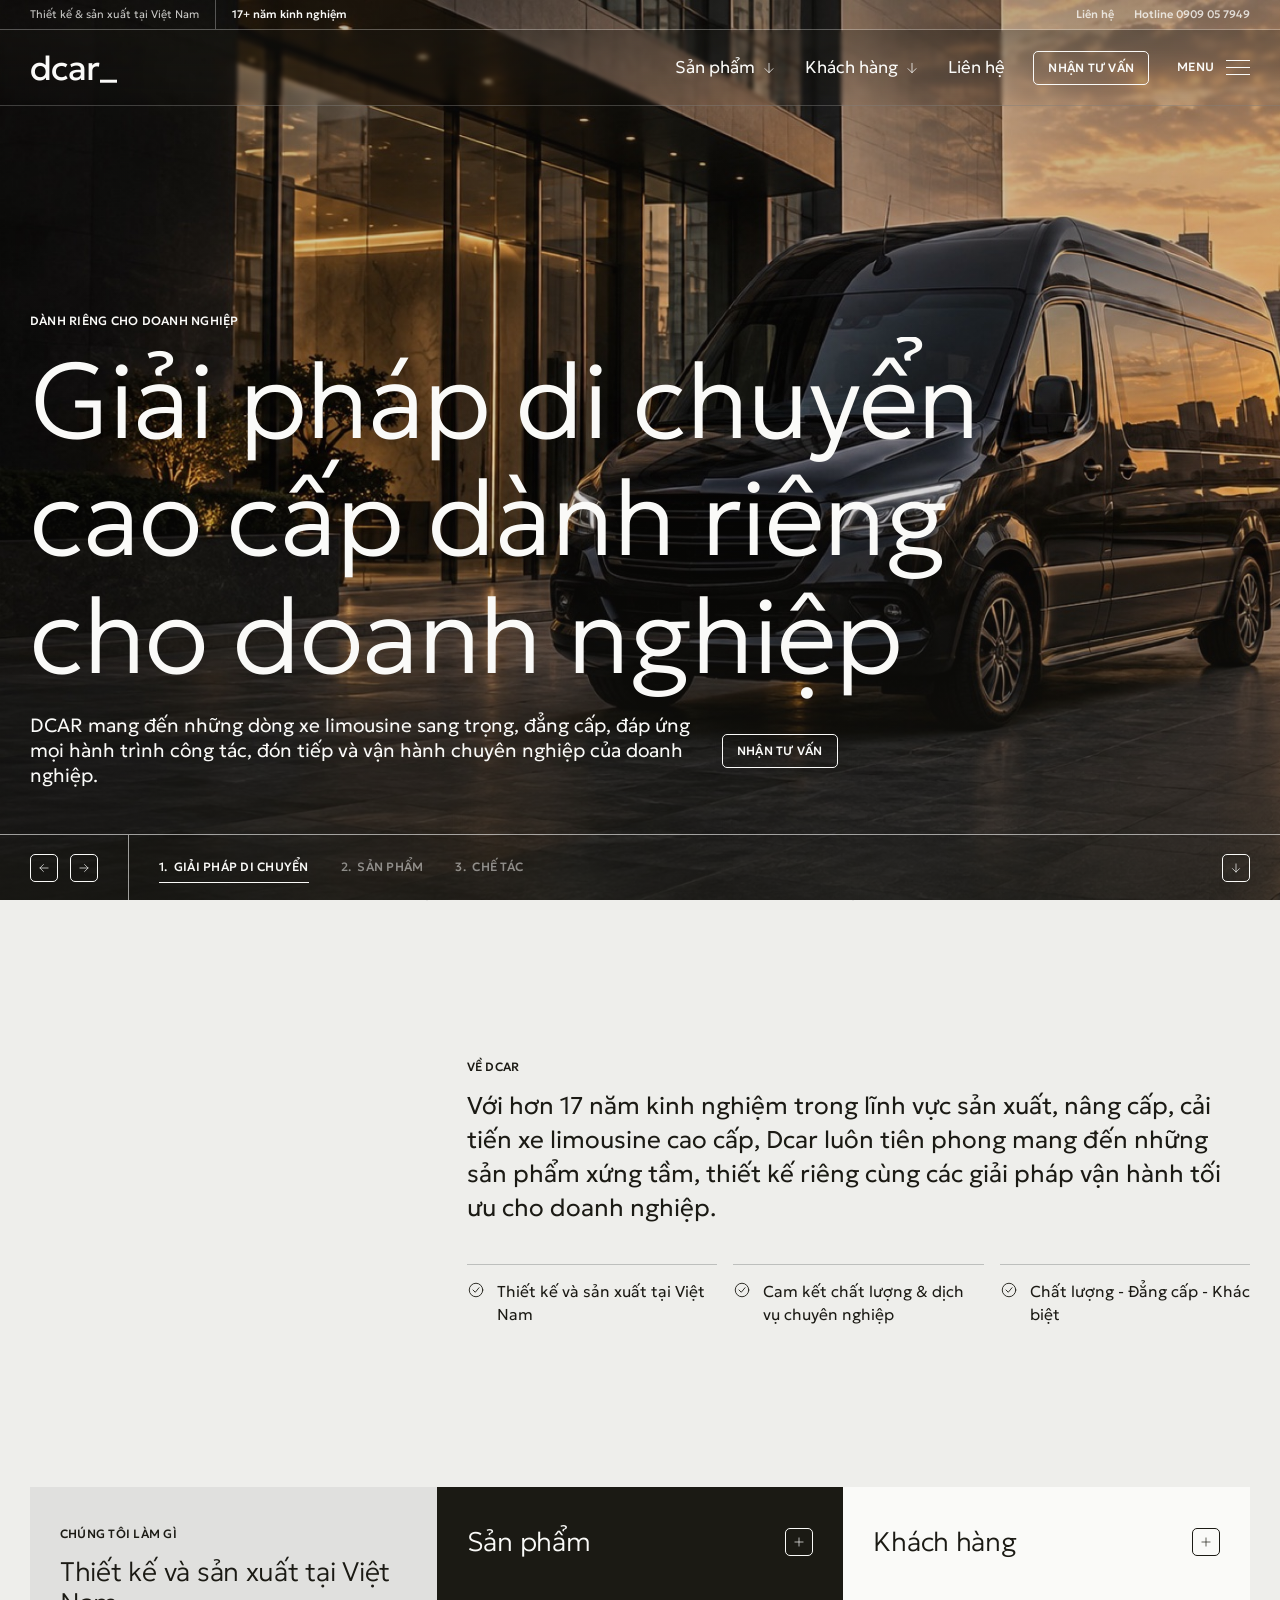
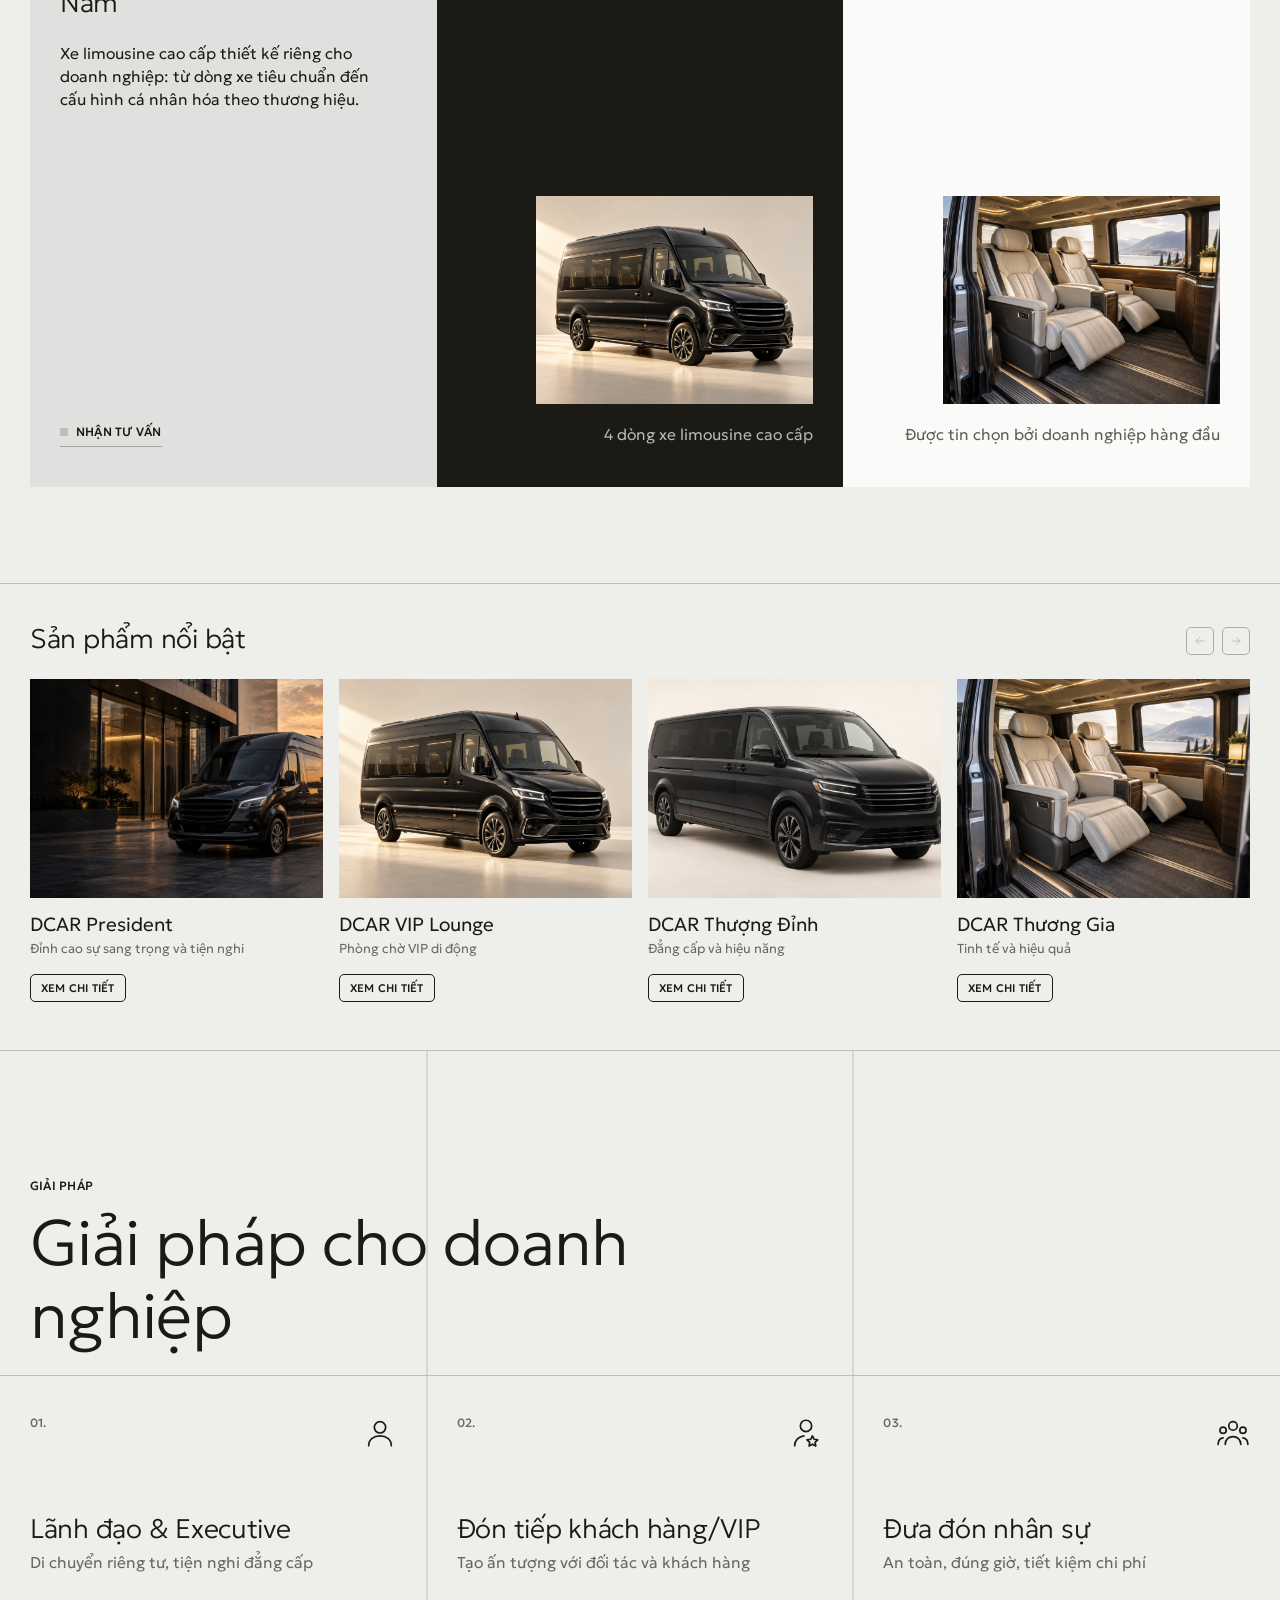
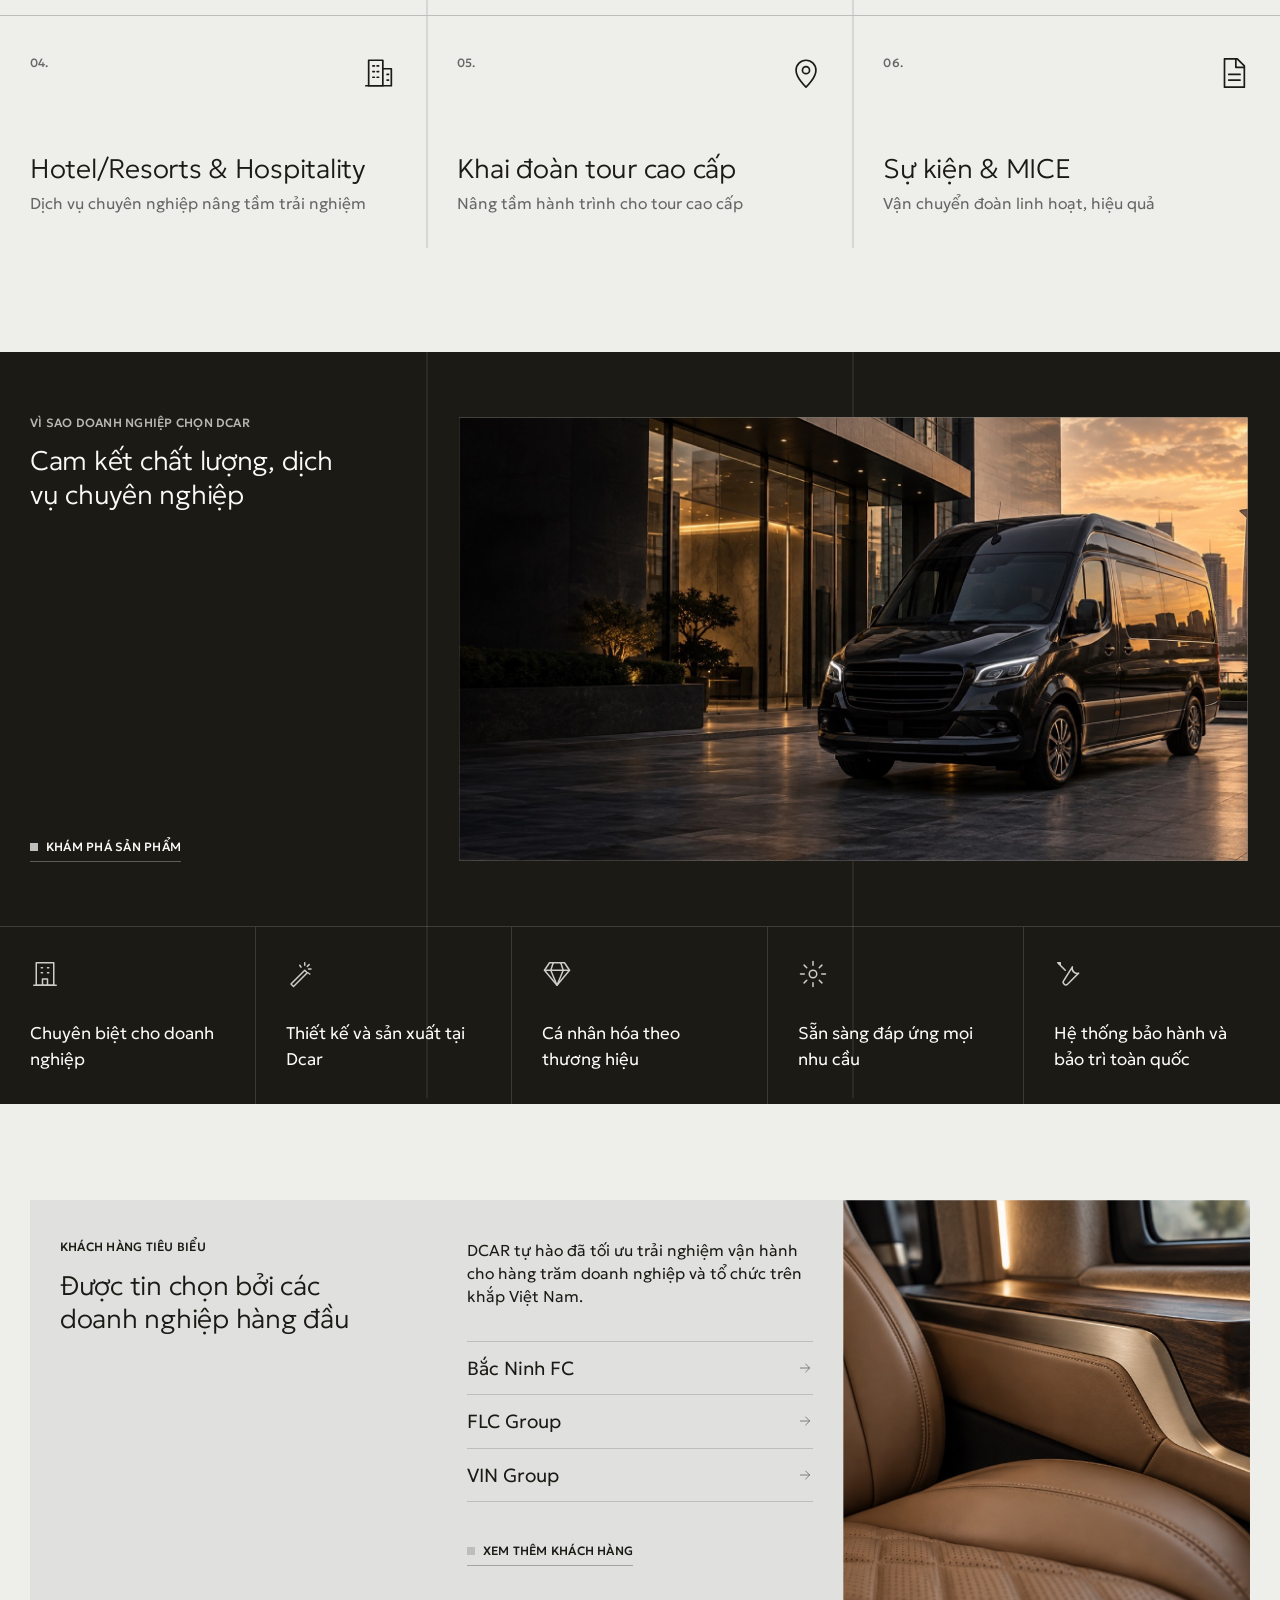
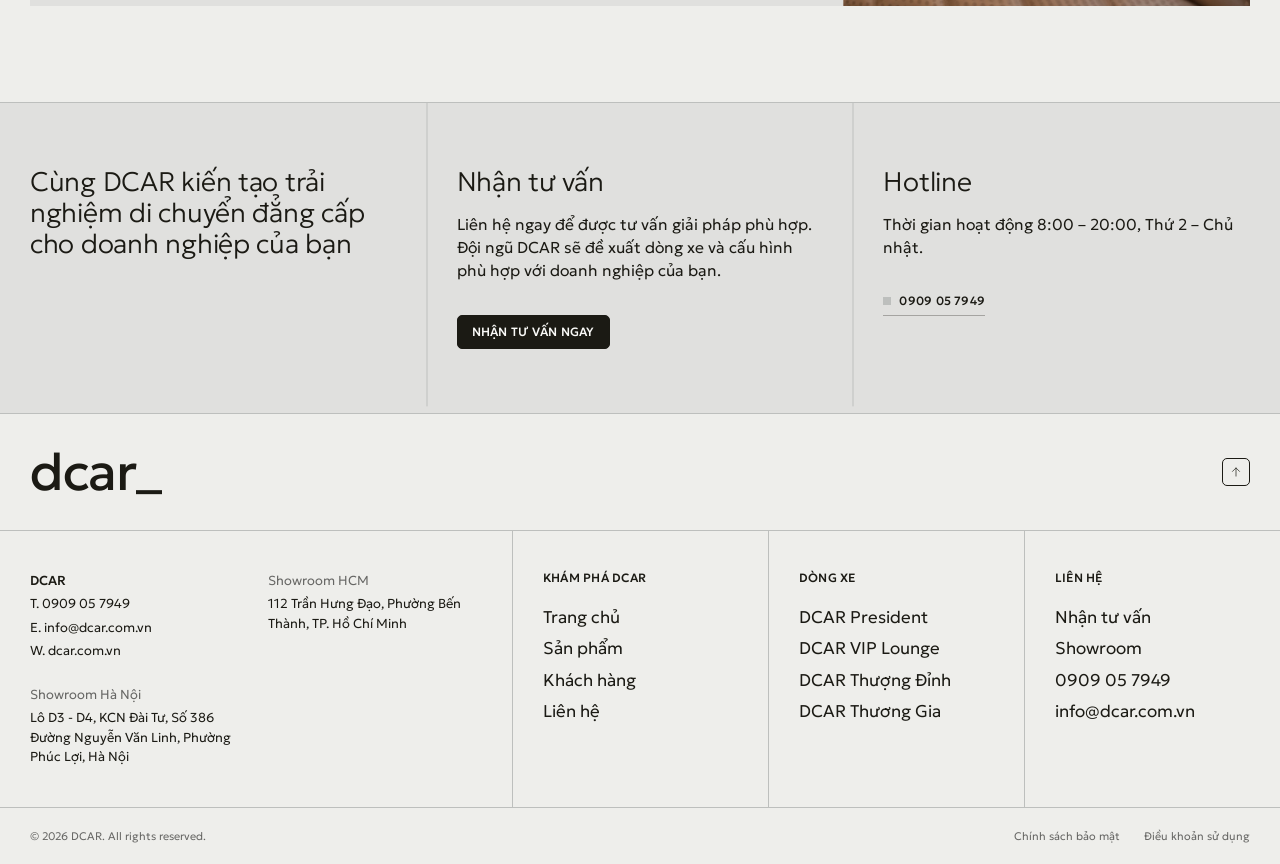
<file: index.html>
<!DOCTYPE html>
<html lang="vi" class="over-hero">
<head>
<meta charset="utf-8">
<meta name="viewport" content="width=device-width, initial-scale=1">
<title>DCAR — Giải pháp di chuyển cao cấp cho doanh nghiệp</title>
<meta name="description" content="Xe limousine cao cấp thiết kế riêng cho doanh nghiệp. Thiết kế và sản xuất tại Việt Nam.">
<meta name="theme-color" content="#eeeeeb">
<link rel="icon" href="favicon.ico">
<link rel="stylesheet" href="style.css">
<script src="script.js"></script>
</head>
<body class="page-home">
<div class="preloader" aria-hidden="true"><span class="preloader__col"></span><span class="preloader__col"></span><span class="preloader__col"></span><p class="preloader__logo"><span><b>d</b></span><span><b>c</b></span><span><b>a</b></span><span><b>r</b></span><span><b>_</b></span></p></div>
<div class="menu-overlay" data-menu-overlay aria-hidden="true"></div>
<header class="site-header" data-header>
  <div class="topbar">
    <div class="topbar__left"><span>Thiết kế &amp; sản xuất tại Việt Nam</span><span class="topbar__exp">17+ năm kinh nghiệm</span></div>
    <div class="topbar__right"><a href="lien-he.html">Liên hệ</a><a href="tel:0909057949">Hotline&nbsp;0909&nbsp;05&nbsp;7949</a></div>
  </div>
  <div class="navbar">
    <a class="logo" href="index.html" aria-label="DCAR — Trang chủ">dcar<span class="logo__bar"></span></a>
    <nav class="nav" aria-label="Điều hướng chính">
      <button class="nav__tab" type="button" data-menu-toggle="products" aria-expanded="false" aria-controls="mega">Sản phẩm <svg class="icon" width="16" height="16" viewBox="0 0 24 24" fill="none" stroke="currentColor" stroke-width="1.2" stroke-linecap="round" stroke-linejoin="round" aria-hidden="true"><path d="M12 5v14M6 13l6 6 6-6"/></svg></button>
      <button class="nav__tab" type="button" data-menu-toggle="clients" aria-expanded="false" aria-controls="mega">Khách hàng <svg class="icon" width="16" height="16" viewBox="0 0 24 24" fill="none" stroke="currentColor" stroke-width="1.2" stroke-linecap="round" stroke-linejoin="round" aria-hidden="true"><path d="M12 5v14M6 13l6 6 6-6"/></svg></button>
      <a class="nav__link" href="lien-he.html">Liên hệ</a>
      <a class="btn nav__cta" href="lien-he.html">Nhận tư vấn</a>
      <button class="burger" type="button" data-menu-toggle="menu" aria-expanded="false" aria-controls="mega">
        <span class="t-label"><span class="burger__open">Menu</span><span class="burger__close">Đóng</span></span>
        <span class="burger__icon" aria-hidden="true"><span></span><span></span><span></span></span>
      </button>
    </nav>
  </div>
  <div class="mega" id="mega" data-mega>
    <div class="mega__panel grid3" data-menu-panel="products">
      <div class="mega-products__media" data-mi>
        <div class="mega-products__img is-active" data-hover-img="0"><img class="fill-img" src="media/executive-van-hero.jpg" alt="Xe DCAR đỗ trước tòa nhà văn phòng lúc hoàng hôn" width="2000" height="1000" loading="lazy" decoding="async"></div><div class="mega-products__img" data-hover-img="1"><img class="fill-img" src="media/studio-van.jpg" alt="Xe DCAR màu đen chụp trong studio" width="2000" height="1500" loading="lazy" decoding="async"></div><div class="mega-products__img" data-hover-img="2"><img class="fill-img" src="media/studio-van-compact.jpg" alt="Xe DCAR phiên bản gọn chụp trong studio" width="2000" height="1333" loading="lazy" decoding="async"></div><div class="mega-products__img" data-hover-img="3"><img class="fill-img" src="media/executive-cabin.jpg" alt="Khoang hành khách DCAR với ghế da thương gia" width="2000" height="1333" loading="lazy" decoding="async"></div>
      </div>
      <div class="mega-col md-bl">
        <p class="t-label mb-6" data-mi>Dòng xe</p>
        <ul class="mega-list"><li data-mi><a class="t-menu" href="san-pham-president.html" data-hover="0">DCAR President<svg class="icon" width="22" height="22" viewBox="0 0 24 24" fill="none" stroke="currentColor" stroke-width="1.2" stroke-linecap="round" stroke-linejoin="round" aria-hidden="true"><path d="M5 12h14M13 6l6 6-6 6"/></svg></a></li><li data-mi><a class="t-menu" href="san-pham-vip-lounge.html" data-hover="1">DCAR VIP Lounge<svg class="icon" width="22" height="22" viewBox="0 0 24 24" fill="none" stroke="currentColor" stroke-width="1.2" stroke-linecap="round" stroke-linejoin="round" aria-hidden="true"><path d="M5 12h14M13 6l6 6-6 6"/></svg></a></li><li data-mi><a class="t-menu" href="san-pham-thuong-dinh.html" data-hover="2">DCAR Thượng Đỉnh<svg class="icon" width="22" height="22" viewBox="0 0 24 24" fill="none" stroke="currentColor" stroke-width="1.2" stroke-linecap="round" stroke-linejoin="round" aria-hidden="true"><path d="M5 12h14M13 6l6 6-6 6"/></svg></a></li><li data-mi><a class="t-menu" href="san-pham-thuong-gia.html" data-hover="3">DCAR Thương Gia<svg class="icon" width="22" height="22" viewBox="0 0 24 24" fill="none" stroke="currentColor" stroke-width="1.2" stroke-linecap="round" stroke-linejoin="round" aria-hidden="true"><path d="M5 12h14M13 6l6 6-6 6"/></svg></a></li></ul>
        <div class="mega-tags t-body muted mt-6 mw-xs" data-mi><p data-hover-tag="0" class="is-active">Đỉnh cao của sự riêng tư &amp; đẳng cấp</p><p data-hover-tag="1">Your private lounge</p><p data-hover-tag="2">Sang trọng – Bền bỉ – Đẳng cấp</p><p data-hover-tag="3">Tinh tế nội thất – Hiện đại – Hiệu quả</p></div>
      </div>
      <div class="mega-col md-bl stack-between">
        <div>
          <p class="t-label mb-6" data-mi>Giải pháp cho doanh nghiệp</p>
          <ul class="mega-solutions"><li class="t-body" data-mi><svg class="icon" width="18" height="18" viewBox="0 0 24 24" fill="none" stroke="currentColor" stroke-width="1.2" stroke-linecap="round" stroke-linejoin="round" aria-hidden="true"><circle cx="12" cy="8" r="4"/><path d="M4 21c0-4.4 3.6-7 8-7s8 2.6 8 7"/></svg>Lãnh đạo &amp; Executive</li><li class="t-body" data-mi><svg class="icon" width="18" height="18" viewBox="0 0 24 24" fill="none" stroke="currentColor" stroke-width="1.2" stroke-linecap="round" stroke-linejoin="round" aria-hidden="true"><circle cx="12" cy="7" r="4"/><path d="M4 21c0-4 3-6.5 6.5-7"/><path d="m16.5 14 1.2 2.4 2.6.4-1.9 1.8.5 2.6-2.4-1.3-2.3 1.3.4-2.6-1.9-1.8 2.7-.4z"/></svg>Đón tiếp khách hàng/VIP</li><li class="t-body" data-mi><svg class="icon" width="18" height="18" viewBox="0 0 24 24" fill="none" stroke="currentColor" stroke-width="1.2" stroke-linecap="round" stroke-linejoin="round" aria-hidden="true"><circle cx="12" cy="7" r="3"/><circle cx="5" cy="10" r="2.2"/><circle cx="19" cy="10" r="2.2"/><path d="M6.5 20c0-3.3 2.5-5.5 5.5-5.5s5.5 2.2 5.5 5.5M1.5 20c0-2.5 1.5-4.3 3.5-4.6M22.5 20c0-2.5-1.5-4.3-3.5-4.6"/></svg>Đưa đón nhân sự</li><li class="t-body" data-mi><svg class="icon" width="18" height="18" viewBox="0 0 24 24" fill="none" stroke="currentColor" stroke-width="1.2" stroke-linecap="round" stroke-linejoin="round" aria-hidden="true"><rect x="4" y="3" width="10" height="18"/><path d="M14 9h6v12H2M7 7h1M10 7h1M7 11h1M10 11h1M7 15h1M10 15h1M17 13h1M17 17h1"/></svg>Hotel/Resorts &amp; Hospitality</li><li class="t-body" data-mi><svg class="icon" width="18" height="18" viewBox="0 0 24 24" fill="none" stroke="currentColor" stroke-width="1.2" stroke-linecap="round" stroke-linejoin="round" aria-hidden="true"><path d="M12 22s7-6.5 7-12a7 7 0 0 0-14 0c0 5.5 7 12 7 12z"/><circle cx="12" cy="10" r="2.5"/></svg>Khai đoàn tour cao cấp</li><li class="t-body" data-mi><svg class="icon" width="18" height="18" viewBox="0 0 24 24" fill="none" stroke="currentColor" stroke-width="1.2" stroke-linecap="round" stroke-linejoin="round" aria-hidden="true"><path d="M6 2h9l5 5v15H6z"/><path d="M14 2v6h6M9 13h8M9 17h8"/></svg>Sự kiện &amp; MICE</li></ul>
        </div>
        <div class="mt-10" data-mi><a class="btn-link" href="san-pham.html">Tất cả sản phẩm</a></div>
      </div>
    </div>
    <div class="mega__panel grid3" data-menu-panel="clients">
      <div class="mega-col stack-between">
        <div><p class="t-label mb-4" data-mi>Khách hàng DCAR</p><p class="t-h2 mw-xs" data-mi>Đồng hành cùng doanh nghiệp</p></div>
        <div class="mt-10" data-mi><a class="btn-link" href="khach-hang.html">Tất cả khách hàng</a></div>
      </div>
      <div class="mega-col md-bl mega-cards">
        <a class="mcard" href="khach-hang.html" data-mi><div class="media media--zoom"><img class="fill-img" src="media/executive-van-hero.jpg" alt="Xe DCAR đỗ trước tòa nhà văn phòng lúc hoàng hôn" width="2000" height="1000" loading="lazy" decoding="async"></div><p class="mcard__model">President</p><p class="t-card">Bắc Ninh FC</p><span class="btn-link mt-3">Xem</span></a><a class="mcard" href="khach-hang.html" data-mi><div class="media media--zoom"><img class="fill-img" src="media/executive-cabin.jpg" alt="Khoang hành khách DCAR với ghế da thương gia" width="2000" height="1333" loading="lazy" decoding="async"></div><p class="mcard__model">Thương Gia</p><p class="t-card">FLC Group</p><span class="btn-link mt-3">Xem</span></a><a class="mcard" href="khach-hang.html" data-mi><div class="media media--zoom"><img class="fill-img" src="media/studio-van.jpg" alt="Xe DCAR màu đen chụp trong studio" width="2000" height="1500" loading="lazy" decoding="async"></div><p class="mcard__model">President</p><p class="t-card">VIN Group</p><span class="btn-link mt-3">Xem</span></a>
      </div>
    </div>
    <div class="mega__panel grid4" data-menu-panel="menu">
      <div class="mega-col md-span2">
        <p class="t-label mb-6" data-mi>Chào mừng đến DCAR</p>
        <div class="mega-big"><div data-mi><a href="index.html" aria-current="page">Trang chủ<svg class="icon" width="26" height="26" viewBox="0 0 24 24" fill="none" stroke="currentColor" stroke-width="1.2" stroke-linecap="round" stroke-linejoin="round" aria-hidden="true"><path d="M5 12h14M13 6l6 6-6 6"/></svg></a></div><div data-mi><a href="san-pham.html">Sản phẩm<svg class="icon" width="26" height="26" viewBox="0 0 24 24" fill="none" stroke="currentColor" stroke-width="1.2" stroke-linecap="round" stroke-linejoin="round" aria-hidden="true"><path d="M5 12h14M13 6l6 6-6 6"/></svg></a></div><div data-mi><a href="khach-hang.html">Khách hàng<svg class="icon" width="26" height="26" viewBox="0 0 24 24" fill="none" stroke="currentColor" stroke-width="1.2" stroke-linecap="round" stroke-linejoin="round" aria-hidden="true"><path d="M5 12h14M13 6l6 6-6 6"/></svg></a></div><div data-mi><a href="lien-he.html">Liên hệ<svg class="icon" width="26" height="26" viewBox="0 0 24 24" fill="none" stroke="currentColor" stroke-width="1.2" stroke-linecap="round" stroke-linejoin="round" aria-hidden="true"><path d="M5 12h14M13 6l6 6-6 6"/></svg></a></div></div>
      </div>
      <div class="mega-col md-bl">
        <p class="t-label mb-6" data-mi>Khám phá dòng xe</p>
        <div class="mega-plain"><div data-mi><a class="t-menu" href="san-pham-president.html">President</a></div><div data-mi><a class="t-menu" href="san-pham-vip-lounge.html">VIP Lounge</a></div><div data-mi><a class="t-menu" href="san-pham-thuong-dinh.html">Thượng Đỉnh</a></div><div data-mi><a class="t-menu" href="san-pham-thuong-gia.html">Thương Gia</a></div></div>
      </div>
      <div class="mega-col md-bl">
        <p class="t-label mb-6" data-mi>Hỗ trợ dự án</p>
        <div class="mega-plain"><div data-mi><a class="t-menu" href="lien-he.html">Nhận tư vấn</a></div><div data-mi><a class="t-menu" href="lien-he.html">Showroom</a></div><div data-mi><a class="t-menu" href="tel:0909057949">Hotline</a></div><div data-mi><a class="t-menu" href="mailto:info@dcar.com.vn">Email</a></div></div>
      </div>
      <div class="mega-social">
        <p class="t-label" data-mi>Theo dõi DCAR</p>
        <div class="mega-social__links" data-mi><a href="#">Facebook</a><a href="#">YouTube</a><a href="#">LinkedIn</a></div>
      </div>
    </div>
  </div>
</header>
<div id="main">
<main>
<section class="hero" data-hero>
  <div class="hero__media" data-hero-media>
    <div class="hero__img is-active" data-hero-img><img class="fill-img op-60-50" src="media/executive-van-hero.jpg" alt="Xe DCAR đỗ trước tòa nhà văn phòng lúc hoàng hôn" width="2000" height="1000" fetchpriority="high" decoding="async"></div>
    <div class="hero__img" data-hero-img><img class="fill-img op-60-50" src="media/executive-cabin.jpg" alt="Khoang hành khách DCAR với ghế da thương gia" width="2000" height="1333" loading="lazy" decoding="async"></div>
    <div class="hero__img" data-hero-img><img class="fill-img op-60-50" src="media/material-detail.jpg" alt="Chi tiết da, gỗ và kim loại trong nội thất DCAR" width="2000" height="1333" loading="lazy" decoding="async"></div>
    <div class="hero__shade"></div>
  </div>
  <div class="hero__slide is-active" data-hero-slide>
    <p class="t-label mb-5 hero__fade">Dành riêng cho doanh nghiệp</p>
    <h1 class="t-display" data-split data-split-manual>Giải pháp di chuyển cao cấp dành riêng cho doanh nghiệp</h1>
    <div class="hero__row hero__fade"><p class="t-lead mw-2xl">DCAR mang đến những dòng xe limousine sang trọng, đẳng cấp, đáp ứng mọi hành trình công tác, đón tiếp và vận hành chuyên nghiệp của doanh nghiệp.</p><a class="btn btn--light" href="lien-he.html">Nhận tư vấn</a></div>
  </div>
  <div class="hero__slide" data-hero-slide inert>
    <p class="t-label mb-5 hero__fade">Nội thất thương gia</p>
    <h2 class="t-display" data-split data-split-manual>Không gian riêng tư trên mọi hành trình</h2>
    <div class="hero__row hero__fade"><p class="t-lead mw-2xl">Khoang hành khách được thiết kế riêng: ghế thương gia, ánh sáng ambient, cách âm hoàn hảo cho lãnh đạo và khách VIP.</p><a class="btn btn--light" href="san-pham.html">Khám phá sản phẩm</a></div>
  </div>
  <div class="hero__slide" data-hero-slide inert>
    <p class="t-label mb-5 hero__fade">Thiết kế và sản xuất tại Việt Nam</p>
    <h2 class="t-display" data-split data-split-manual>Chế tác tỉ mỉ đến từng chi tiết</h2>
    <div class="hero__row hero__fade"><p class="t-lead mw-2xl">Da, gỗ và kim loại được lựa chọn và hoàn thiện thủ công tại nhà máy DCAR, mang đậm dấu ấn thương hiệu của bạn.</p><a class="btn btn--light" href="lien-he.html">Nhận tư vấn</a></div>
  </div>
  <div class="hero__bar">
    <div class="hero__arrows"><button class="btn-square btn-square--light" type="button" data-hero-prev aria-label="Slide trước"><svg class="icon" width="14" height="14" viewBox="0 0 24 24" fill="none" stroke="currentColor" stroke-width="1.2" stroke-linecap="round" stroke-linejoin="round" aria-hidden="true"><path d="M19 12H5M11 6l-6 6 6 6"/></svg></button><button class="btn-square btn-square--light" type="button" data-hero-next aria-label="Slide sau"><svg class="icon" width="14" height="14" viewBox="0 0 24 24" fill="none" stroke="currentColor" stroke-width="1.2" stroke-linecap="round" stroke-linejoin="round" aria-hidden="true"><path d="M5 12h14M13 6l6 6-6 6"/></svg></button></div>
    <div class="hero__tabs"><button class="hero__tab t-label is-active" type="button" data-hero-tab="0">1.&nbsp;&nbsp;Giải pháp di chuyển<span class="hero__progress"><span></span></span></button><button class="hero__tab t-label" type="button" data-hero-tab="1">2.&nbsp;&nbsp;Sản phẩm<span class="hero__progress"><span></span></span></button><button class="hero__tab t-label" type="button" data-hero-tab="2">3.&nbsp;&nbsp;Chế tác<span class="hero__progress"><span></span></span></button></div>
    <div class="hero__down"><button class="btn-square btn-square--light" type="button" data-hero-down aria-label="Cuộn xuống"><svg class="icon" width="14" height="14" viewBox="0 0 24 24" fill="none" stroke="currentColor" stroke-width="1.2" stroke-linecap="round" stroke-linejoin="round" aria-hidden="true"><path d="M12 5v14M6 13l6 6 6-6"/></svg></button></div>
  </div>
</section>
<section class="section">
  <div class="grid-lines" data-lines aria-hidden="true"><i class="gl-a"></i><i class="gl-b"></i></div>
  <div class="grid3 mission">
    <div class="md-span2 md-start2 md-pl">
      <p class="t-label mb-4">Về DCAR</p>
      <p class="t-lead t-lead--xl mw-3xl" data-split>Với hơn 17 năm kinh nghiệm trong lĩnh vực sản xuất, nâng cấp, cải tiến xe limousine cao cấp, Dcar luôn tiên phong mang đến những sản phẩm xứng tầm, thiết kế riêng cùng các giải pháp vận hành tối ưu cho doanh nghiệp.</p>
      <div class="mission__points" data-fade><p class="t-body"><svg class="icon" width="18" height="18" viewBox="0 0 24 24" fill="none" stroke="currentColor" stroke-width="1.2" stroke-linecap="round" stroke-linejoin="round" aria-hidden="true"><circle cx="12" cy="12" r="9"/><path d="m8 12 3 3 5-6"/></svg>Thiết kế và sản xuất tại Việt Nam</p><p class="t-body"><svg class="icon" width="18" height="18" viewBox="0 0 24 24" fill="none" stroke="currentColor" stroke-width="1.2" stroke-linecap="round" stroke-linejoin="round" aria-hidden="true"><circle cx="12" cy="12" r="9"/><path d="m8 12 3 3 5-6"/></svg>Cam kết chất lượng &amp; dịch vụ chuyên nghiệp</p><p class="t-body"><svg class="icon" width="18" height="18" viewBox="0 0 24 24" fill="none" stroke="currentColor" stroke-width="1.2" stroke-linecap="round" stroke-linejoin="round" aria-hidden="true"><circle cx="12" cy="12" r="9"/><path d="m8 12 3 3 5-6"/></svg>Chất lượng - Đẳng cấp - Khác biệt</p></div>
    </div>
  </div>
</section>
<section class="grid3 cells">
  <div class="cells__cell bg-soft">
    <div><p class="t-label mb-4">Chúng tôi làm gì</p><h2 class="t-h2">Thiết kế và sản xuất tại Việt Nam</h2><p class="t-body mt-6 mw-xs">Xe limousine cao cấp thiết kế riêng cho doanh nghiệp: từ dòng xe tiêu chuẩn đến cấu hình cá nhân hóa theo thương hiệu.</p></div>
    <a class="btn-link mt-10 self-start" href="lien-he.html">Nhận tư vấn</a>
  </div>
  <a class="cells__cell bg-ink" href="san-pham.html">
    <div class="row-between"><h2 class="t-h2">Sản phẩm</h2><span class="btn-square btn-square--light"><svg class="icon" width="14" height="14" viewBox="0 0 24 24" fill="none" stroke="currentColor" stroke-width="1.2" stroke-linecap="round" stroke-linejoin="round" aria-hidden="true"><path d="M12 5v14M5 12h14"/></svg></span></div>
    <div><div class="cells__thumb media--zoom"><img class="fill-img" src="media/studio-van.jpg" alt="Xe DCAR màu đen chụp trong studio" width="2000" height="1500" loading="lazy" decoding="async"></div><p class="t-body cells__caption">4 dòng xe limousine cao cấp</p></div>
  </a>
  <a class="cells__cell bg-surface" href="khach-hang.html">
    <div class="row-between"><h2 class="t-h2">Khách hàng</h2><span class="btn-square"><svg class="icon" width="14" height="14" viewBox="0 0 24 24" fill="none" stroke="currentColor" stroke-width="1.2" stroke-linecap="round" stroke-linejoin="round" aria-hidden="true"><path d="M12 5v14M5 12h14"/></svg></span></div>
    <div><div class="cells__thumb media--zoom"><img class="fill-img" src="media/executive-cabin.jpg" alt="Khoang hành khách DCAR với ghế da thương gia" width="2000" height="1333" loading="lazy" decoding="async"></div><p class="t-body cells__caption">Được tin chọn bởi doanh nghiệp hàng đầu</p></div>
  </a>
</section>
<section class="slider-section" data-slider>
  <div class="slider__head"><h2 class="t-h2">Sản phẩm nổi bật</h2><div class="slider__ctrls"><button class="btn-square" type="button" data-slider-prev aria-label="Trước"><svg class="icon" width="14" height="14" viewBox="0 0 24 24" fill="none" stroke="currentColor" stroke-width="1.2" stroke-linecap="round" stroke-linejoin="round" aria-hidden="true"><path d="M19 12H5M11 6l-6 6 6 6"/></svg></button><button class="btn-square" type="button" data-slider-next aria-label="Sau"><svg class="icon" width="14" height="14" viewBox="0 0 24 24" fill="none" stroke="currentColor" stroke-width="1.2" stroke-linecap="round" stroke-linejoin="round" aria-hidden="true"><path d="M5 12h14M13 6l6 6-6 6"/></svg></button></div></div>
  <section class="slider__track" data-slider-track aria-label="Sản phẩm nổi bật">
    <a class="slide-card" href="san-pham-president.html"><div class="media media--zoom"><img class="fill-img" src="media/executive-van-hero.jpg" alt="Xe DCAR đỗ trước tòa nhà văn phòng lúc hoàng hôn" width="2000" height="1000" loading="lazy" decoding="async"></div><p class="t-card mt-3">DCAR President</p><p class="t-small muted">Đỉnh cao sự sang trọng và tiện nghi</p><span class="btn btn--sm mt-4">Xem chi tiết</span></a>
    <a class="slide-card" href="san-pham-vip-lounge.html"><div class="media media--zoom"><img class="fill-img" src="media/studio-van.jpg" alt="Xe DCAR màu đen chụp trong studio" width="2000" height="1500" loading="lazy" decoding="async"></div><p class="t-card mt-3">DCAR VIP Lounge</p><p class="t-small muted">Phòng chờ VIP di động</p><span class="btn btn--sm mt-4">Xem chi tiết</span></a>
    <a class="slide-card" href="san-pham-thuong-dinh.html"><div class="media media--zoom"><img class="fill-img" src="media/studio-van-compact.jpg" alt="Xe DCAR phiên bản gọn chụp trong studio" width="2000" height="1333" loading="lazy" decoding="async"></div><p class="t-card mt-3">DCAR Thượng Đỉnh</p><p class="t-small muted">Đẳng cấp và hiệu năng</p><span class="btn btn--sm mt-4">Xem chi tiết</span></a>
    <a class="slide-card" href="san-pham-thuong-gia.html"><div class="media media--zoom"><img class="fill-img" src="media/executive-cabin.jpg" alt="Khoang hành khách DCAR với ghế da thương gia" width="2000" height="1333" loading="lazy" decoding="async"></div><p class="t-card mt-3">DCAR Thương Gia</p><p class="t-small muted">Tinh tế và hiệu quả</p><span class="btn btn--sm mt-4">Xem chi tiết</span></a>
  </section>
</section>
<section class="section">
  <div class="grid-lines" data-lines aria-hidden="true"><i class="gl-a"></i><i class="gl-b"></i></div>
  <div class="solutions__head relative"><p class="t-label mb-4">Giải pháp</p><h2 class="t-h1 mw-2xl" data-split>Giải pháp cho doanh nghiệp</h2></div>
  <div class="grid3" data-fade>
    <article class="solution"><div class="row-between row-top"><span class="t-label muted">01.</span><svg class="icon" width="34" height="34" viewBox="0 0 24 24" fill="none" stroke="currentColor" stroke-width="1.2" stroke-linecap="round" stroke-linejoin="round" aria-hidden="true"><circle cx="12" cy="8" r="4"/><path d="M4 21c0-4.4 3.6-7 8-7s8 2.6 8 7"/></svg></div><h3 class="t-h2">Lãnh đạo &amp; Executive</h3><p class="t-body mt-2 muted">Di chuyển riêng tư, tiện nghi đẳng cấp</p></article>
    <article class="solution"><div class="row-between row-top"><span class="t-label muted">02.</span><svg class="icon" width="34" height="34" viewBox="0 0 24 24" fill="none" stroke="currentColor" stroke-width="1.2" stroke-linecap="round" stroke-linejoin="round" aria-hidden="true"><circle cx="12" cy="7" r="4"/><path d="M4 21c0-4 3-6.5 6.5-7"/><path d="m16.5 14 1.2 2.4 2.6.4-1.9 1.8.5 2.6-2.4-1.3-2.3 1.3.4-2.6-1.9-1.8 2.7-.4z"/></svg></div><h3 class="t-h2">Đón tiếp khách hàng/VIP</h3><p class="t-body mt-2 muted">Tạo ấn tượng với đối tác và khách hàng</p></article>
    <article class="solution"><div class="row-between row-top"><span class="t-label muted">03.</span><svg class="icon" width="34" height="34" viewBox="0 0 24 24" fill="none" stroke="currentColor" stroke-width="1.2" stroke-linecap="round" stroke-linejoin="round" aria-hidden="true"><circle cx="12" cy="7" r="3"/><circle cx="5" cy="10" r="2.2"/><circle cx="19" cy="10" r="2.2"/><path d="M6.5 20c0-3.3 2.5-5.5 5.5-5.5s5.5 2.2 5.5 5.5M1.5 20c0-2.5 1.5-4.3 3.5-4.6M22.5 20c0-2.5-1.5-4.3-3.5-4.6"/></svg></div><h3 class="t-h2">Đưa đón nhân sự</h3><p class="t-body mt-2 muted">An toàn, đúng giờ, tiết kiệm chi phí</p></article>
    <article class="solution"><div class="row-between row-top"><span class="t-label muted">04.</span><svg class="icon" width="34" height="34" viewBox="0 0 24 24" fill="none" stroke="currentColor" stroke-width="1.2" stroke-linecap="round" stroke-linejoin="round" aria-hidden="true"><rect x="4" y="3" width="10" height="18"/><path d="M14 9h6v12H2M7 7h1M10 7h1M7 11h1M10 11h1M7 15h1M10 15h1M17 13h1M17 17h1"/></svg></div><h3 class="t-h2">Hotel/Resorts &amp; Hospitality</h3><p class="t-body mt-2 muted">Dịch vụ chuyên nghiệp nâng tầm trải nghiệm</p></article>
    <article class="solution"><div class="row-between row-top"><span class="t-label muted">05.</span><svg class="icon" width="34" height="34" viewBox="0 0 24 24" fill="none" stroke="currentColor" stroke-width="1.2" stroke-linecap="round" stroke-linejoin="round" aria-hidden="true"><path d="M12 22s7-6.5 7-12a7 7 0 0 0-14 0c0 5.5 7 12 7 12z"/><circle cx="12" cy="10" r="2.5"/></svg></div><h3 class="t-h2">Khai đoàn tour cao cấp</h3><p class="t-body mt-2 muted">Nâng tầm hành trình cho tour cao cấp</p></article>
    <article class="solution"><div class="row-between row-top"><span class="t-label muted">06.</span><svg class="icon" width="34" height="34" viewBox="0 0 24 24" fill="none" stroke="currentColor" stroke-width="1.2" stroke-linecap="round" stroke-linejoin="round" aria-hidden="true"><path d="M6 2h9l5 5v15H6z"/><path d="M14 2v6h6M9 13h8M9 17h8"/></svg></div><h3 class="t-h2">Sự kiện &amp; MICE</h3><p class="t-body mt-2 muted">Vận chuyển đoàn linh hoạt, hiệu quả</p></article>
  </div>
</section>
<section class="dark-block">
  <div class="grid-lines grid-lines--dark" data-lines aria-hidden="true"><i class="gl-a"></i><i class="gl-b"></i></div>
  <div class="grid3">
    <div class="cell--lg stack-between">
      <div><p class="t-label mb-4 dim">Vì sao doanh nghiệp chọn DCAR</p><h2 class="t-h2 mw-xs" data-split>Cam kết chất lượng, dịch vụ chuyên nghiệp</h2></div>
      <a class="btn-link mt-10 self-start" href="san-pham.html">Khám phá sản phẩm</a>
    </div>
    <div class="cell--lg md-span2"><div class="reveal ar-16-9" data-reveal><div class="reveal__inner"><img class="fill-img op-65-50" src="media/executive-van-hero.jpg" alt="Xe DCAR đỗ trước tòa nhà văn phòng lúc hoàng hôn" width="2000" height="1000" loading="lazy" decoding="async"></div></div></div>
  </div>
  <div class="reasons" data-fade><div class="reason"><svg class="icon" width="30" height="30" viewBox="0 0 24 24" fill="none" stroke="currentColor" stroke-width="1.2" stroke-linecap="round" stroke-linejoin="round" aria-hidden="true"><rect x="5" y="3" width="14" height="18"/><path d="M9 7h1M14 7h1M9 11h1M14 11h1M10 21v-5h4v5M3 21h18"/></svg><p>Chuyên biệt cho doanh nghiệp</p></div><div class="reason"><svg class="icon" width="30" height="30" viewBox="0 0 24 24" fill="none" stroke="currentColor" stroke-width="1.2" stroke-linecap="round" stroke-linejoin="round" aria-hidden="true"><path d="m4 20 11-11 2 2L6 22z"/><path d="M15 3v2M20 8h-2M18.5 4.5 17 6M11 5l1 1.5M19 12l-1.5-1"/></svg><p>Thiết kế và sản xuất tại Dcar</p></div><div class="reason"><svg class="icon" width="30" height="30" viewBox="0 0 24 24" fill="none" stroke="currentColor" stroke-width="1.2" stroke-linecap="round" stroke-linejoin="round" aria-hidden="true"><path d="M6 3h12l4 6-10 12L2 9z"/><path d="M2 9h20M9 3l-2 6 5 12 5-12-2-6"/></svg><p>Cá nhân hóa theo thương hiệu</p></div><div class="reason"><svg class="icon" width="30" height="30" viewBox="0 0 24 24" fill="none" stroke="currentColor" stroke-width="1.2" stroke-linecap="round" stroke-linejoin="round" aria-hidden="true"><circle cx="12" cy="12" r="3"/><path d="M12 2v3M12 19v3M4.9 4.9 7 7M17 17l2.1 2.1M2 12h3M19 12h3M4.9 19.1 7 17M17 7l2.1-2.1"/></svg><p>Sẵn sàng đáp ứng mọi nhu cầu</p></div><div class="reason"><svg class="icon" width="30" height="30" viewBox="0 0 24 24" fill="none" stroke="currentColor" stroke-width="1.2" stroke-linecap="round" stroke-linejoin="round" aria-hidden="true"><path d="M14.7 6.3a4 4 0 0 0 5 5L11 20a2 2 0 0 1-3-3z"/><path d="m3 3 6 6M3 3l2 0 0 2"/></svg><p>Hệ thống bảo hành và bảo trì toàn quốc</p></div></div>
</section>
<section class="grid3 clients-block">
  <div class="cell bg-soft"><p class="t-label mb-4">Khách hàng tiêu biểu</p><h2 class="t-h2 mw-xs" data-split>Được tin chọn bởi các doanh nghiệp hàng đầu</h2></div>
  <div class="cell bg-soft stack-between">
    <div><p class="t-body mw-sm">DCAR tự hào đã tối ưu trải nghiệm vận hành cho hàng trăm doanh nghiệp và tổ chức trên khắp Việt Nam.</p>
      <ul class="partner-list"><li>Bắc Ninh FC<svg class="icon" width="16" height="16" viewBox="0 0 24 24" fill="none" stroke="currentColor" stroke-width="1.2" stroke-linecap="round" stroke-linejoin="round" aria-hidden="true"><path d="M5 12h14M13 6l6 6-6 6"/></svg></li><li>FLC Group<svg class="icon" width="16" height="16" viewBox="0 0 24 24" fill="none" stroke="currentColor" stroke-width="1.2" stroke-linecap="round" stroke-linejoin="round" aria-hidden="true"><path d="M5 12h14M13 6l6 6-6 6"/></svg></li><li>VIN Group<svg class="icon" width="16" height="16" viewBox="0 0 24 24" fill="none" stroke="currentColor" stroke-width="1.2" stroke-linecap="round" stroke-linejoin="round" aria-hidden="true"><path d="M5 12h14M13 6l6 6-6 6"/></svg></li></ul></div>
    <a class="btn-link mt-10 self-start" href="khach-hang.html">Xem thêm khách hàng</a>
  </div>
  <div class="reveal ar-4-3 md-ar-auto" data-reveal><div class="reveal__inner"><img class="fill-img" src="media/material-detail.jpg" alt="Chi tiết da, gỗ và kim loại trong nội thất DCAR" width="2000" height="1333" loading="lazy" decoding="async"></div></div>
</section>
<section class="cta3">
  <div class="grid-lines" data-lines aria-hidden="true"><i class="gl-a"></i><i class="gl-b"></i></div>
  <div class="grid3" data-fade>
    <div class="cta3__cell"><h2 class="t-h2 mw-sm">Cùng DCAR kiến tạo trải nghiệm di chuyển đẳng cấp cho doanh nghiệp của bạn</h2></div>
    <div class="cta3__cell"><h3 class="t-h2">Nhận tư vấn</h3><p class="t-body mt-4 mw-sm">Liên hệ ngay để được tư vấn giải pháp phù hợp. Đội ngũ DCAR sẽ đề xuất dòng xe và cấu hình phù hợp với doanh nghiệp của bạn.</p><a class="btn btn--ink mt-8" href="lien-he.html">Nhận tư vấn ngay</a></div>
    <div class="cta3__cell"><h3 class="t-h2">Hotline</h3><p class="t-body mt-4 mw-sm">Thời gian hoạt động 8:00 – 20:00, Thứ 2 – Chủ nhật.</p><a class="btn-link mt-8" href="tel:0909057949">0909&nbsp;05&nbsp;7949</a></div>
  </div>
</section>
</main>
<footer class="site-footer">
  <div class="site-footer__top">
    <p class="logo logo--lg">dcar<span class="logo__bar"></span></p>
    <button class="btn-square" type="button" data-to-top aria-label="Lên đầu trang"><svg class="icon" width="14" height="14" viewBox="0 0 24 24" fill="none" stroke="currentColor" stroke-width="1.2" stroke-linecap="round" stroke-linejoin="round" aria-hidden="true"><path d="M12 19V5M6 11l6-6 6 6"/></svg></button>
  </div>
  <div class="site-footer__grid">
    <div class="site-footer__info">
      <div><p class="fw-500">DCAR</p><p>T. 0909&nbsp;05&nbsp;7949</p><p>E. info@dcar.com.vn</p><p>W. dcar.com.vn</p></div>
      <div><p class="muted">Showroom HCM</p><p class="addr">112 Trần Hưng Đạo, Phường Bến Thành, TP. Hồ Chí Minh</p></div><div><p class="muted">Showroom Hà Nội</p><p class="addr">Lô D3 - D4, KCN Đài Tư, Số 386 Đường Nguyễn Văn Linh, Phường Phúc Lợi, Hà Nội</p></div>
    </div>
    <div class="site-footer__col"><p class="t-label mb-5">Khám phá DCAR</p><ul><li><a href="index.html">Trang chủ</a></li><li><a href="san-pham.html">Sản phẩm</a></li><li><a href="khach-hang.html">Khách hàng</a></li><li><a href="lien-he.html">Liên hệ</a></li></ul></div><div class="site-footer__col"><p class="t-label mb-5">Dòng xe</p><ul><li><a href="san-pham-president.html">DCAR President</a></li><li><a href="san-pham-vip-lounge.html">DCAR VIP Lounge</a></li><li><a href="san-pham-thuong-dinh.html">DCAR Thượng Đỉnh</a></li><li><a href="san-pham-thuong-gia.html">DCAR Thương Gia</a></li></ul></div><div class="site-footer__col"><p class="t-label mb-5">Liên hệ</p><ul><li><a href="lien-he.html">Nhận tư vấn</a></li><li><a href="lien-he.html">Showroom</a></li><li><a href="tel:0909057949">0909&nbsp;05&nbsp;7949</a></li><li><a href="mailto:info@dcar.com.vn">info@dcar.com.vn</a></li></ul></div>
  </div>
  <div class="site-footer__bottom"><span>© 2026 DCAR. All rights reserved.</span><nav aria-label="Pháp lý"><a href="#">Chính sách bảo mật</a><a href="#">Điều khoản sử dụng</a></nav></div>
</footer>
</div>
<div class="page-transition" aria-hidden="true"><span></span><span></span><span></span></div>
<div class="drag-cursor" data-drag-cursor aria-hidden="true"><svg class="icon" width="14" height="14" viewBox="0 0 24 24" fill="none" stroke="currentColor" stroke-width="1.2" stroke-linecap="round" stroke-linejoin="round" aria-hidden="true"><path d="M19 12H5M11 6l-6 6 6 6"/></svg><svg class="icon" width="14" height="14" viewBox="0 0 24 24" fill="none" stroke="currentColor" stroke-width="1.2" stroke-linecap="round" stroke-linejoin="round" aria-hidden="true"><path d="M5 12h14M13 6l6 6-6 6"/></svg></div>
</body>
</html>
</file>
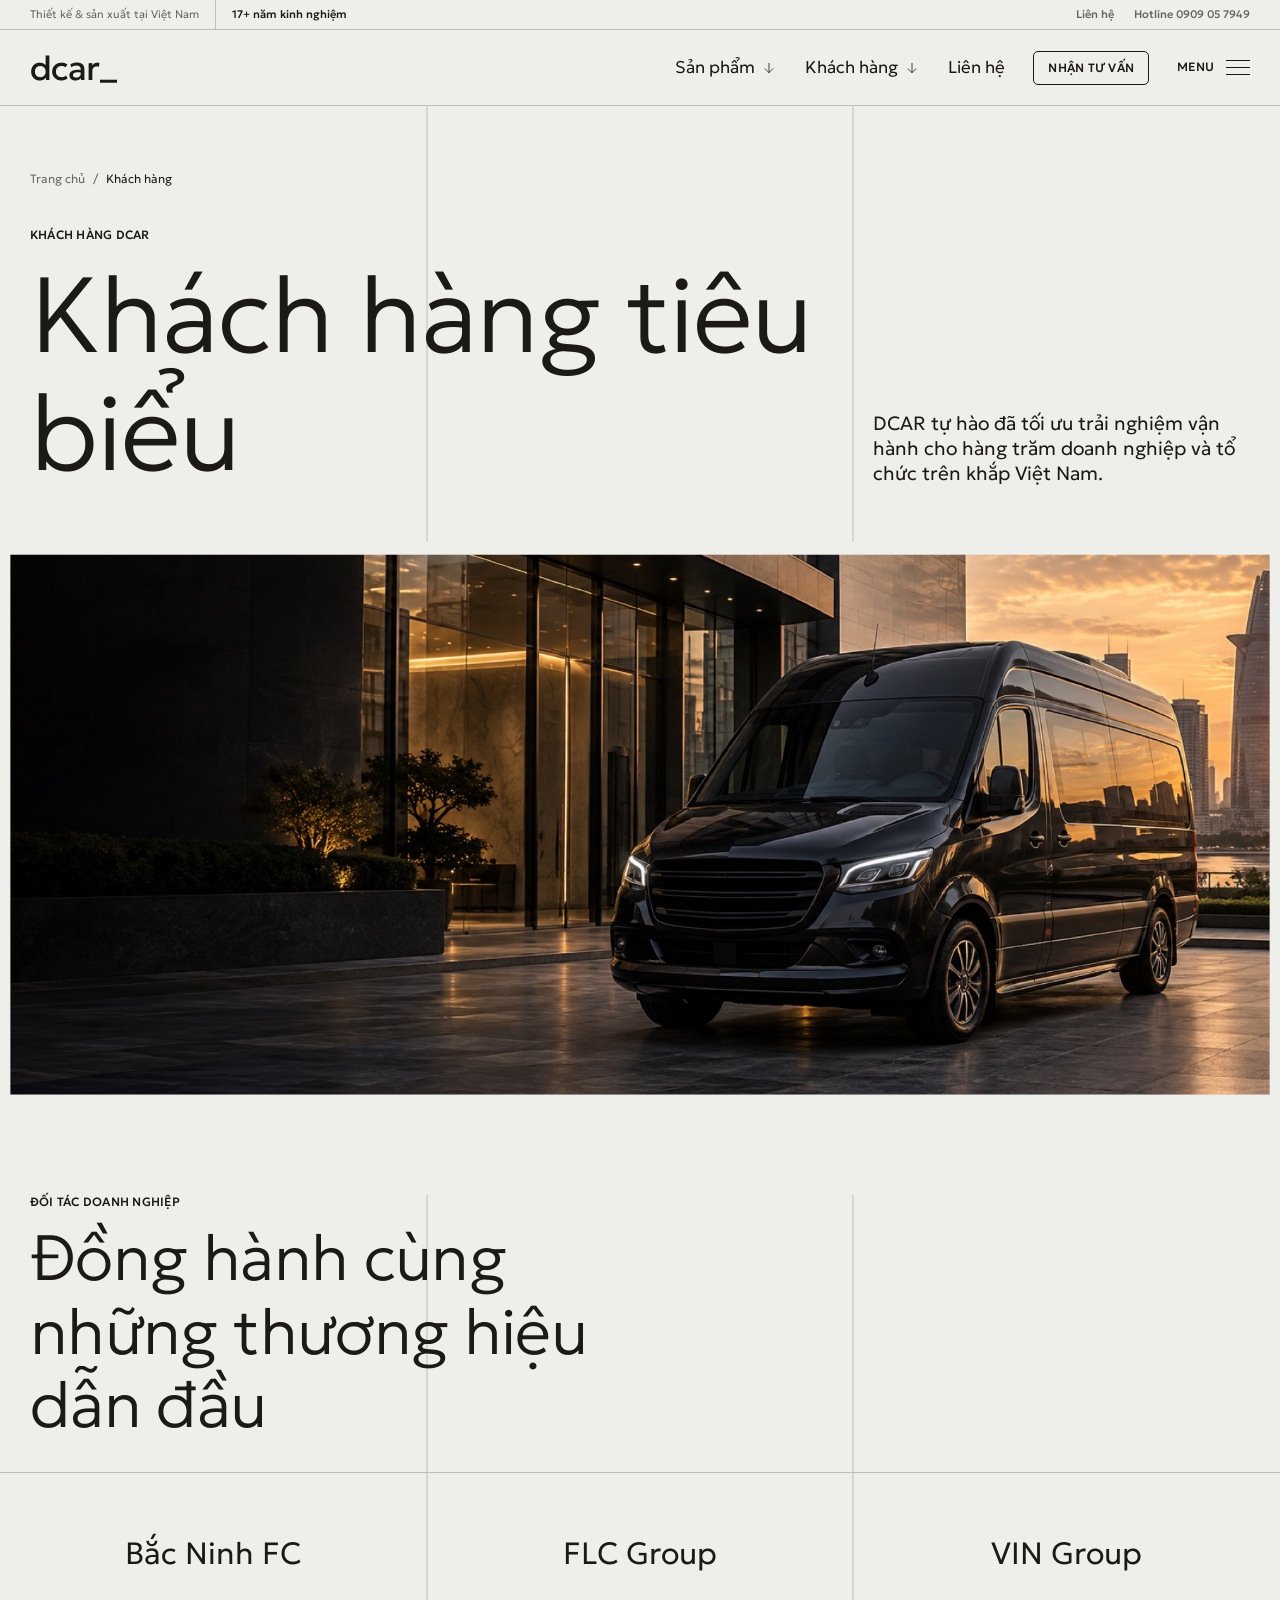
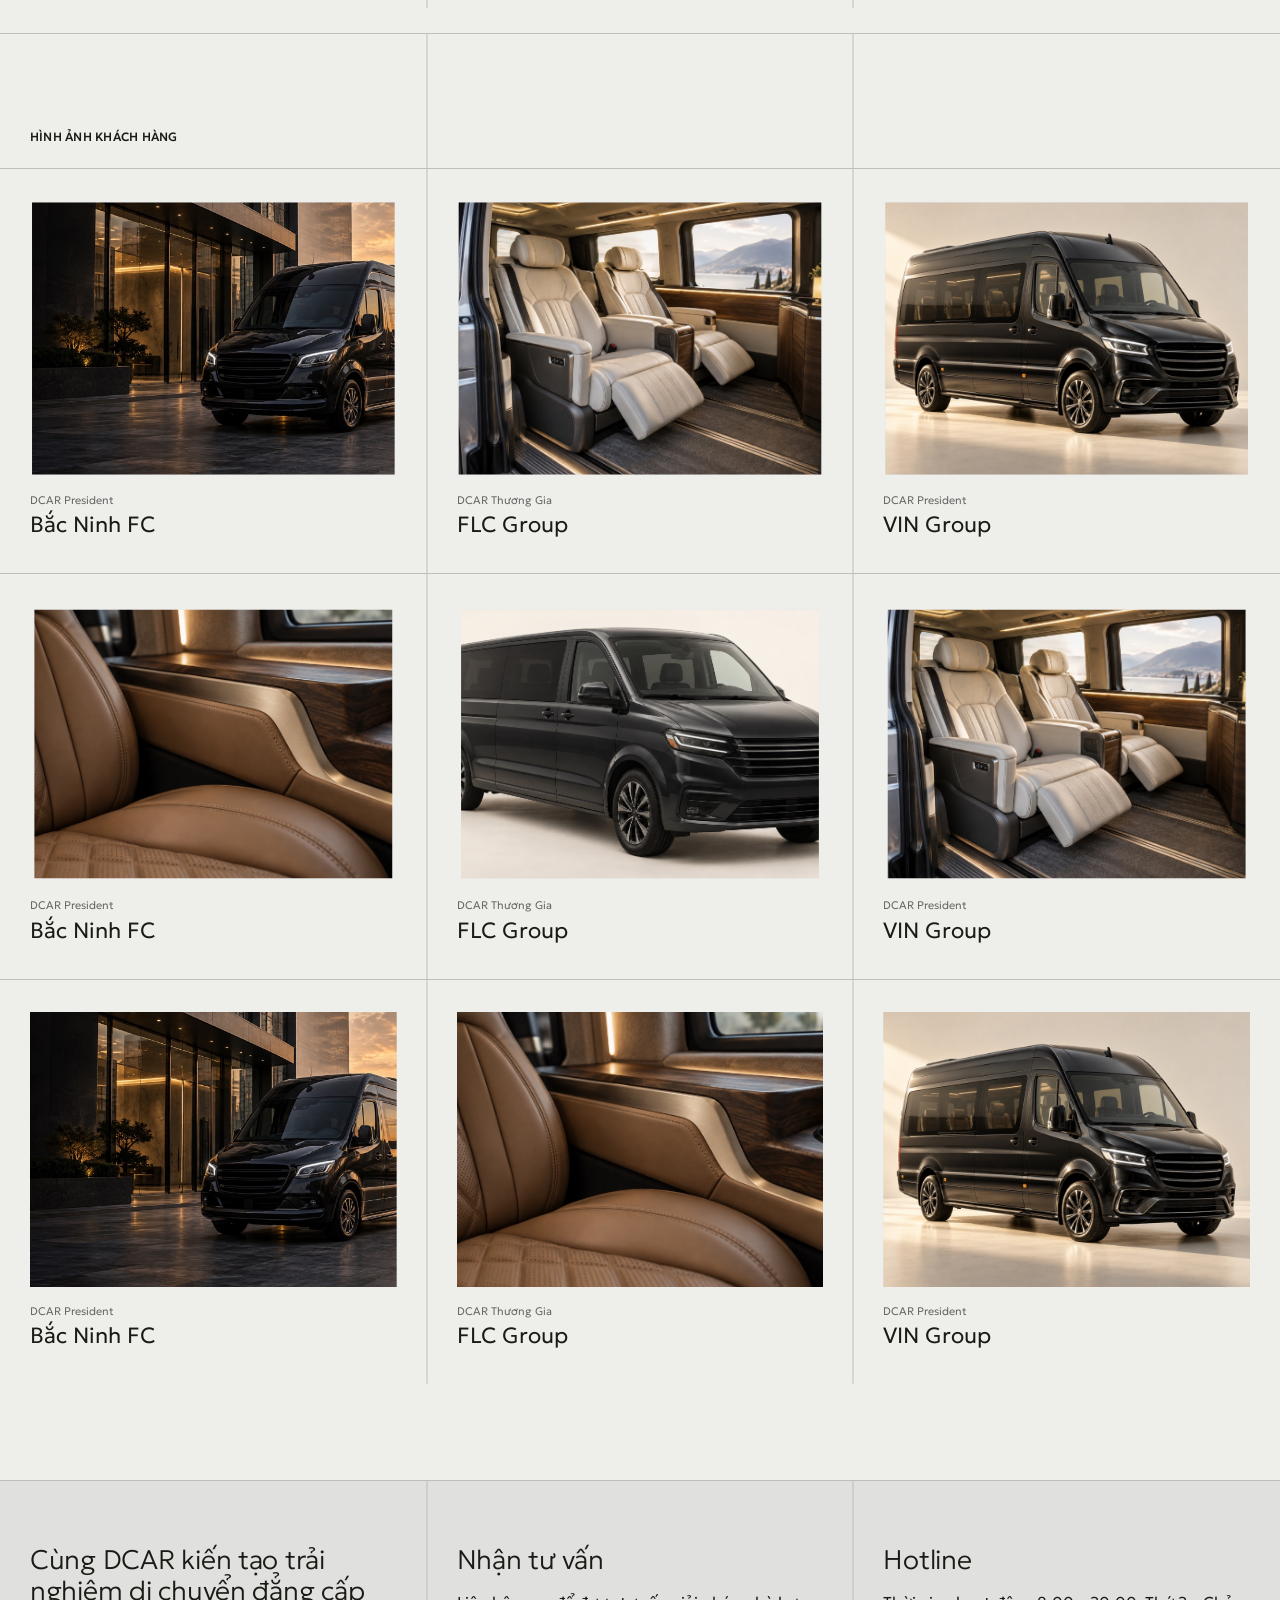
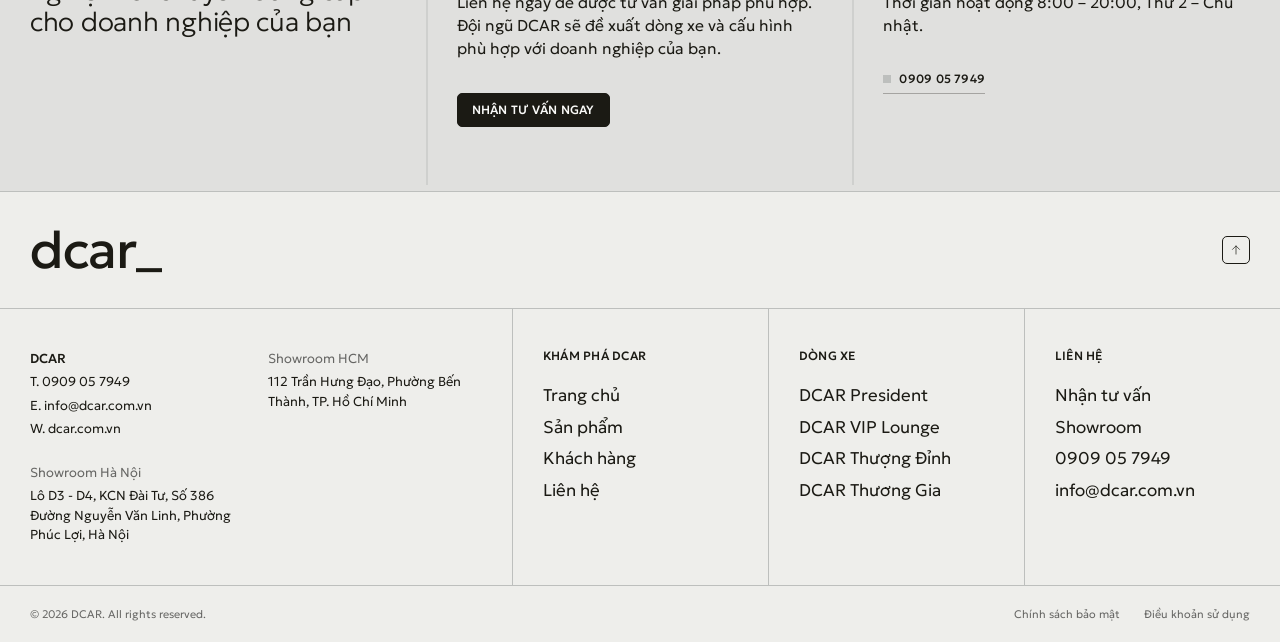
<file: khach-hang.html>
<!DOCTYPE html>
<html lang="vi">
<head>
<meta charset="utf-8">
<meta name="viewport" content="width=device-width, initial-scale=1">
<title>Khách hàng | DCAR</title>
<meta name="description" content="Các doanh nghiệp và tổ chức tin chọn giải pháp di chuyển DCAR.">
<meta name="theme-color" content="#eeeeeb">
<link rel="icon" href="favicon.ico">
<link rel="stylesheet" href="style.css">
<script src="script.js"></script>
</head>
<body class="page-clients">
<div class="preloader" aria-hidden="true"><span class="preloader__col"></span><span class="preloader__col"></span><span class="preloader__col"></span><p class="preloader__logo"><span><b>d</b></span><span><b>c</b></span><span><b>a</b></span><span><b>r</b></span><span><b>_</b></span></p></div>
<div class="menu-overlay" data-menu-overlay aria-hidden="true"></div>
<header class="site-header" data-header>
  <div class="topbar">
    <div class="topbar__left"><span>Thiết kế &amp; sản xuất tại Việt Nam</span><span class="topbar__exp">17+ năm kinh nghiệm</span></div>
    <div class="topbar__right"><a href="lien-he.html">Liên hệ</a><a href="tel:0909057949">Hotline&nbsp;0909&nbsp;05&nbsp;7949</a></div>
  </div>
  <div class="navbar">
    <a class="logo" href="index.html" aria-label="DCAR — Trang chủ">dcar<span class="logo__bar"></span></a>
    <nav class="nav" aria-label="Điều hướng chính">
      <button class="nav__tab" type="button" data-menu-toggle="products" aria-expanded="false" aria-controls="mega">Sản phẩm <svg class="icon" width="16" height="16" viewBox="0 0 24 24" fill="none" stroke="currentColor" stroke-width="1.2" stroke-linecap="round" stroke-linejoin="round" aria-hidden="true"><path d="M12 5v14M6 13l6 6 6-6"/></svg></button>
      <button class="nav__tab" type="button" data-menu-toggle="clients" aria-expanded="false" aria-controls="mega">Khách hàng <svg class="icon" width="16" height="16" viewBox="0 0 24 24" fill="none" stroke="currentColor" stroke-width="1.2" stroke-linecap="round" stroke-linejoin="round" aria-hidden="true"><path d="M12 5v14M6 13l6 6 6-6"/></svg></button>
      <a class="nav__link" href="lien-he.html">Liên hệ</a>
      <a class="btn nav__cta" href="lien-he.html">Nhận tư vấn</a>
      <button class="burger" type="button" data-menu-toggle="menu" aria-expanded="false" aria-controls="mega">
        <span class="t-label"><span class="burger__open">Menu</span><span class="burger__close">Đóng</span></span>
        <span class="burger__icon" aria-hidden="true"><span></span><span></span><span></span></span>
      </button>
    </nav>
  </div>
  <div class="mega" id="mega" data-mega>
    <div class="mega__panel grid3" data-menu-panel="products">
      <div class="mega-products__media" data-mi>
        <div class="mega-products__img is-active" data-hover-img="0"><img class="fill-img" src="media/executive-van-hero.jpg" alt="Xe DCAR đỗ trước tòa nhà văn phòng lúc hoàng hôn" width="2000" height="1000" loading="lazy" decoding="async"></div><div class="mega-products__img" data-hover-img="1"><img class="fill-img" src="media/studio-van.jpg" alt="Xe DCAR màu đen chụp trong studio" width="2000" height="1500" loading="lazy" decoding="async"></div><div class="mega-products__img" data-hover-img="2"><img class="fill-img" src="media/studio-van-compact.jpg" alt="Xe DCAR phiên bản gọn chụp trong studio" width="2000" height="1333" loading="lazy" decoding="async"></div><div class="mega-products__img" data-hover-img="3"><img class="fill-img" src="media/executive-cabin.jpg" alt="Khoang hành khách DCAR với ghế da thương gia" width="2000" height="1333" loading="lazy" decoding="async"></div>
      </div>
      <div class="mega-col md-bl">
        <p class="t-label mb-6" data-mi>Dòng xe</p>
        <ul class="mega-list"><li data-mi><a class="t-menu" href="san-pham-president.html" data-hover="0">DCAR President<svg class="icon" width="22" height="22" viewBox="0 0 24 24" fill="none" stroke="currentColor" stroke-width="1.2" stroke-linecap="round" stroke-linejoin="round" aria-hidden="true"><path d="M5 12h14M13 6l6 6-6 6"/></svg></a></li><li data-mi><a class="t-menu" href="san-pham-vip-lounge.html" data-hover="1">DCAR VIP Lounge<svg class="icon" width="22" height="22" viewBox="0 0 24 24" fill="none" stroke="currentColor" stroke-width="1.2" stroke-linecap="round" stroke-linejoin="round" aria-hidden="true"><path d="M5 12h14M13 6l6 6-6 6"/></svg></a></li><li data-mi><a class="t-menu" href="san-pham-thuong-dinh.html" data-hover="2">DCAR Thượng Đỉnh<svg class="icon" width="22" height="22" viewBox="0 0 24 24" fill="none" stroke="currentColor" stroke-width="1.2" stroke-linecap="round" stroke-linejoin="round" aria-hidden="true"><path d="M5 12h14M13 6l6 6-6 6"/></svg></a></li><li data-mi><a class="t-menu" href="san-pham-thuong-gia.html" data-hover="3">DCAR Thương Gia<svg class="icon" width="22" height="22" viewBox="0 0 24 24" fill="none" stroke="currentColor" stroke-width="1.2" stroke-linecap="round" stroke-linejoin="round" aria-hidden="true"><path d="M5 12h14M13 6l6 6-6 6"/></svg></a></li></ul>
        <div class="mega-tags t-body muted mt-6 mw-xs" data-mi><p data-hover-tag="0" class="is-active">Đỉnh cao của sự riêng tư &amp; đẳng cấp</p><p data-hover-tag="1">Your private lounge</p><p data-hover-tag="2">Sang trọng – Bền bỉ – Đẳng cấp</p><p data-hover-tag="3">Tinh tế nội thất – Hiện đại – Hiệu quả</p></div>
      </div>
      <div class="mega-col md-bl stack-between">
        <div>
          <p class="t-label mb-6" data-mi>Giải pháp cho doanh nghiệp</p>
          <ul class="mega-solutions"><li class="t-body" data-mi><svg class="icon" width="18" height="18" viewBox="0 0 24 24" fill="none" stroke="currentColor" stroke-width="1.2" stroke-linecap="round" stroke-linejoin="round" aria-hidden="true"><circle cx="12" cy="8" r="4"/><path d="M4 21c0-4.4 3.6-7 8-7s8 2.6 8 7"/></svg>Lãnh đạo &amp; Executive</li><li class="t-body" data-mi><svg class="icon" width="18" height="18" viewBox="0 0 24 24" fill="none" stroke="currentColor" stroke-width="1.2" stroke-linecap="round" stroke-linejoin="round" aria-hidden="true"><circle cx="12" cy="7" r="4"/><path d="M4 21c0-4 3-6.5 6.5-7"/><path d="m16.5 14 1.2 2.4 2.6.4-1.9 1.8.5 2.6-2.4-1.3-2.3 1.3.4-2.6-1.9-1.8 2.7-.4z"/></svg>Đón tiếp khách hàng/VIP</li><li class="t-body" data-mi><svg class="icon" width="18" height="18" viewBox="0 0 24 24" fill="none" stroke="currentColor" stroke-width="1.2" stroke-linecap="round" stroke-linejoin="round" aria-hidden="true"><circle cx="12" cy="7" r="3"/><circle cx="5" cy="10" r="2.2"/><circle cx="19" cy="10" r="2.2"/><path d="M6.5 20c0-3.3 2.5-5.5 5.5-5.5s5.5 2.2 5.5 5.5M1.5 20c0-2.5 1.5-4.3 3.5-4.6M22.5 20c0-2.5-1.5-4.3-3.5-4.6"/></svg>Đưa đón nhân sự</li><li class="t-body" data-mi><svg class="icon" width="18" height="18" viewBox="0 0 24 24" fill="none" stroke="currentColor" stroke-width="1.2" stroke-linecap="round" stroke-linejoin="round" aria-hidden="true"><rect x="4" y="3" width="10" height="18"/><path d="M14 9h6v12H2M7 7h1M10 7h1M7 11h1M10 11h1M7 15h1M10 15h1M17 13h1M17 17h1"/></svg>Hotel/Resorts &amp; Hospitality</li><li class="t-body" data-mi><svg class="icon" width="18" height="18" viewBox="0 0 24 24" fill="none" stroke="currentColor" stroke-width="1.2" stroke-linecap="round" stroke-linejoin="round" aria-hidden="true"><path d="M12 22s7-6.5 7-12a7 7 0 0 0-14 0c0 5.5 7 12 7 12z"/><circle cx="12" cy="10" r="2.5"/></svg>Khai đoàn tour cao cấp</li><li class="t-body" data-mi><svg class="icon" width="18" height="18" viewBox="0 0 24 24" fill="none" stroke="currentColor" stroke-width="1.2" stroke-linecap="round" stroke-linejoin="round" aria-hidden="true"><path d="M6 2h9l5 5v15H6z"/><path d="M14 2v6h6M9 13h8M9 17h8"/></svg>Sự kiện &amp; MICE</li></ul>
        </div>
        <div class="mt-10" data-mi><a class="btn-link" href="san-pham.html">Tất cả sản phẩm</a></div>
      </div>
    </div>
    <div class="mega__panel grid3" data-menu-panel="clients">
      <div class="mega-col stack-between">
        <div><p class="t-label mb-4" data-mi>Khách hàng DCAR</p><p class="t-h2 mw-xs" data-mi>Đồng hành cùng doanh nghiệp</p></div>
        <div class="mt-10" data-mi><a class="btn-link" href="khach-hang.html">Tất cả khách hàng</a></div>
      </div>
      <div class="mega-col md-bl mega-cards">
        <a class="mcard" href="khach-hang.html" data-mi><div class="media media--zoom"><img class="fill-img" src="media/executive-van-hero.jpg" alt="Xe DCAR đỗ trước tòa nhà văn phòng lúc hoàng hôn" width="2000" height="1000" loading="lazy" decoding="async"></div><p class="mcard__model">President</p><p class="t-card">Bắc Ninh FC</p><span class="btn-link mt-3">Xem</span></a><a class="mcard" href="khach-hang.html" data-mi><div class="media media--zoom"><img class="fill-img" src="media/executive-cabin.jpg" alt="Khoang hành khách DCAR với ghế da thương gia" width="2000" height="1333" loading="lazy" decoding="async"></div><p class="mcard__model">Thương Gia</p><p class="t-card">FLC Group</p><span class="btn-link mt-3">Xem</span></a><a class="mcard" href="khach-hang.html" data-mi><div class="media media--zoom"><img class="fill-img" src="media/studio-van.jpg" alt="Xe DCAR màu đen chụp trong studio" width="2000" height="1500" loading="lazy" decoding="async"></div><p class="mcard__model">President</p><p class="t-card">VIN Group</p><span class="btn-link mt-3">Xem</span></a>
      </div>
    </div>
    <div class="mega__panel grid4" data-menu-panel="menu">
      <div class="mega-col md-span2">
        <p class="t-label mb-6" data-mi>Chào mừng đến DCAR</p>
        <div class="mega-big"><div data-mi><a href="index.html">Trang chủ<svg class="icon" width="26" height="26" viewBox="0 0 24 24" fill="none" stroke="currentColor" stroke-width="1.2" stroke-linecap="round" stroke-linejoin="round" aria-hidden="true"><path d="M5 12h14M13 6l6 6-6 6"/></svg></a></div><div data-mi><a href="san-pham.html">Sản phẩm<svg class="icon" width="26" height="26" viewBox="0 0 24 24" fill="none" stroke="currentColor" stroke-width="1.2" stroke-linecap="round" stroke-linejoin="round" aria-hidden="true"><path d="M5 12h14M13 6l6 6-6 6"/></svg></a></div><div data-mi><a href="khach-hang.html" aria-current="page">Khách hàng<svg class="icon" width="26" height="26" viewBox="0 0 24 24" fill="none" stroke="currentColor" stroke-width="1.2" stroke-linecap="round" stroke-linejoin="round" aria-hidden="true"><path d="M5 12h14M13 6l6 6-6 6"/></svg></a></div><div data-mi><a href="lien-he.html">Liên hệ<svg class="icon" width="26" height="26" viewBox="0 0 24 24" fill="none" stroke="currentColor" stroke-width="1.2" stroke-linecap="round" stroke-linejoin="round" aria-hidden="true"><path d="M5 12h14M13 6l6 6-6 6"/></svg></a></div></div>
      </div>
      <div class="mega-col md-bl">
        <p class="t-label mb-6" data-mi>Khám phá dòng xe</p>
        <div class="mega-plain"><div data-mi><a class="t-menu" href="san-pham-president.html">President</a></div><div data-mi><a class="t-menu" href="san-pham-vip-lounge.html">VIP Lounge</a></div><div data-mi><a class="t-menu" href="san-pham-thuong-dinh.html">Thượng Đỉnh</a></div><div data-mi><a class="t-menu" href="san-pham-thuong-gia.html">Thương Gia</a></div></div>
      </div>
      <div class="mega-col md-bl">
        <p class="t-label mb-6" data-mi>Hỗ trợ dự án</p>
        <div class="mega-plain"><div data-mi><a class="t-menu" href="lien-he.html">Nhận tư vấn</a></div><div data-mi><a class="t-menu" href="lien-he.html">Showroom</a></div><div data-mi><a class="t-menu" href="tel:0909057949">Hotline</a></div><div data-mi><a class="t-menu" href="mailto:info@dcar.com.vn">Email</a></div></div>
      </div>
      <div class="mega-social">
        <p class="t-label" data-mi>Theo dõi DCAR</p>
        <div class="mega-social__links" data-mi><a href="#">Facebook</a><a href="#">YouTube</a><a href="#">LinkedIn</a></div>
      </div>
    </div>
  </div>
</header>
<div id="main">
<main>
<section class="inner-hero">
  <div class="grid-lines" data-lines aria-hidden="true"><i class="gl-a"></i><i class="gl-b"></i></div>
  <div class="inner-hero__grid">
    <div class="inner-hero__main"><nav class="crumbs" aria-label="Breadcrumb"><a href="index.html">Trang chủ</a><span aria-hidden="true">/</span><span aria-current="page">Khách hàng</span></nav><p class="t-label mb-5">Khách hàng DCAR</p><h1 class="t-display" data-split data-split-now>Khách hàng tiêu biểu</h1></div>
    <div class="inner-hero__side"><p class="t-lead">DCAR tự hào đã tối ưu trải nghiệm vận hành cho hàng trăm doanh nghiệp và tổ chức trên khắp Việt Nam.</p></div>
  </div>
  <div class="reveal ar-hero" data-reveal><div class="reveal__inner"><img class="fill-img op-70-50" src="media/executive-van-hero.jpg" alt="Xe DCAR đỗ trước tòa nhà văn phòng lúc hoàng hôn" width="2000" height="1000" fetchpriority="high" decoding="async"></div></div>
</section>
<section class="section space-top">
  <div class="grid-lines" data-lines aria-hidden="true"><i class="gl-a"></i><i class="gl-b"></i></div>
  <div class="section-head"><p class="t-label mb-4">Đối tác doanh nghiệp</p><h2 class="t-h1 mw-2xl" data-split>Đồng hành cùng những thương hiệu dẫn đầu</h2></div>
  <div class="partners-row" data-fade><div>Bắc Ninh FC</div><div>FLC Group</div><div>VIN Group</div></div>
</section>
<section class="section">
  <div class="grid-lines" data-lines aria-hidden="true"><i class="gl-a"></i><i class="gl-b"></i></div>
  <div class="section-head section-head--top"><p class="t-label">Hình ảnh khách hàng</p></div>
  <div class="grid3">
    <figure class="client-card"><div class="reveal ar-4-3 reveal--zoom" data-reveal><div class="reveal__inner"><img class="fill-img" src="media/executive-van-hero.jpg" alt="Xe DCAR đỗ trước tòa nhà văn phòng lúc hoàng hôn" width="2000" height="1000" loading="lazy" decoding="async"></div></div><figcaption><p class="client-card__model">DCAR President</p><p class="t-card-lg">Bắc Ninh FC</p></figcaption></figure>
    <figure class="client-card"><div class="reveal ar-4-3 reveal--zoom" data-reveal><div class="reveal__inner"><img class="fill-img" src="media/executive-cabin.jpg" alt="Khoang hành khách DCAR với ghế da thương gia" width="2000" height="1333" loading="lazy" decoding="async"></div></div><figcaption><p class="client-card__model">DCAR Thương Gia</p><p class="t-card-lg">FLC Group</p></figcaption></figure>
    <figure class="client-card"><div class="reveal ar-4-3 reveal--zoom" data-reveal><div class="reveal__inner"><img class="fill-img" src="media/studio-van.jpg" alt="Xe DCAR màu đen chụp trong studio" width="2000" height="1500" loading="lazy" decoding="async"></div></div><figcaption><p class="client-card__model">DCAR President</p><p class="t-card-lg">VIN Group</p></figcaption></figure>
    <figure class="client-card"><div class="reveal ar-4-3 reveal--zoom" data-reveal><div class="reveal__inner"><img class="fill-img" src="media/material-detail.jpg" alt="Chi tiết da, gỗ và kim loại trong nội thất DCAR" width="2000" height="1333" loading="lazy" decoding="async"></div></div><figcaption><p class="client-card__model">DCAR President</p><p class="t-card-lg">Bắc Ninh FC</p></figcaption></figure>
    <figure class="client-card"><div class="reveal ar-4-3 reveal--zoom" data-reveal><div class="reveal__inner"><img class="fill-img" src="media/studio-van-compact.jpg" alt="Xe DCAR phiên bản gọn chụp trong studio" width="2000" height="1333" loading="lazy" decoding="async"></div></div><figcaption><p class="client-card__model">DCAR Thương Gia</p><p class="t-card-lg">FLC Group</p></figcaption></figure>
    <figure class="client-card"><div class="reveal ar-4-3 reveal--zoom" data-reveal><div class="reveal__inner"><img class="fill-img" src="media/executive-cabin.jpg" alt="Khoang hành khách DCAR với ghế da thương gia" width="2000" height="1333" loading="lazy" decoding="async"></div></div><figcaption><p class="client-card__model">DCAR President</p><p class="t-card-lg">VIN Group</p></figcaption></figure>
    <figure class="client-card"><div class="reveal ar-4-3 reveal--zoom" data-reveal><div class="reveal__inner"><img class="fill-img" src="media/executive-van-hero.jpg" alt="Xe DCAR đỗ trước tòa nhà văn phòng lúc hoàng hôn" width="2000" height="1000" loading="lazy" decoding="async"></div></div><figcaption><p class="client-card__model">DCAR President</p><p class="t-card-lg">Bắc Ninh FC</p></figcaption></figure>
    <figure class="client-card"><div class="reveal ar-4-3 reveal--zoom" data-reveal><div class="reveal__inner"><img class="fill-img" src="media/material-detail.jpg" alt="Chi tiết da, gỗ và kim loại trong nội thất DCAR" width="2000" height="1333" loading="lazy" decoding="async"></div></div><figcaption><p class="client-card__model">DCAR Thương Gia</p><p class="t-card-lg">FLC Group</p></figcaption></figure>
    <figure class="client-card"><div class="reveal ar-4-3 reveal--zoom" data-reveal><div class="reveal__inner"><img class="fill-img" src="media/studio-van.jpg" alt="Xe DCAR màu đen chụp trong studio" width="2000" height="1500" loading="lazy" decoding="async"></div></div><figcaption><p class="client-card__model">DCAR President</p><p class="t-card-lg">VIN Group</p></figcaption></figure>
  </div>
</section>
<section class="cta3 space-top">
  <div class="grid-lines" data-lines aria-hidden="true"><i class="gl-a"></i><i class="gl-b"></i></div>
  <div class="grid3" data-fade>
    <div class="cta3__cell"><h2 class="t-h2 mw-sm">Cùng DCAR kiến tạo trải nghiệm di chuyển đẳng cấp cho doanh nghiệp của bạn</h2></div>
    <div class="cta3__cell"><h3 class="t-h2">Nhận tư vấn</h3><p class="t-body mt-4 mw-sm">Liên hệ ngay để được tư vấn giải pháp phù hợp. Đội ngũ DCAR sẽ đề xuất dòng xe và cấu hình phù hợp với doanh nghiệp của bạn.</p><a class="btn btn--ink mt-8" href="lien-he.html">Nhận tư vấn ngay</a></div>
    <div class="cta3__cell"><h3 class="t-h2">Hotline</h3><p class="t-body mt-4 mw-sm">Thời gian hoạt động 8:00 – 20:00, Thứ 2 – Chủ nhật.</p><a class="btn-link mt-8" href="tel:0909057949">0909&nbsp;05&nbsp;7949</a></div>
  </div>
</section>
</main>
<footer class="site-footer">
  <div class="site-footer__top">
    <p class="logo logo--lg">dcar<span class="logo__bar"></span></p>
    <button class="btn-square" type="button" data-to-top aria-label="Lên đầu trang"><svg class="icon" width="14" height="14" viewBox="0 0 24 24" fill="none" stroke="currentColor" stroke-width="1.2" stroke-linecap="round" stroke-linejoin="round" aria-hidden="true"><path d="M12 19V5M6 11l6-6 6 6"/></svg></button>
  </div>
  <div class="site-footer__grid">
    <div class="site-footer__info">
      <div><p class="fw-500">DCAR</p><p>T. 0909&nbsp;05&nbsp;7949</p><p>E. info@dcar.com.vn</p><p>W. dcar.com.vn</p></div>
      <div><p class="muted">Showroom HCM</p><p class="addr">112 Trần Hưng Đạo, Phường Bến Thành, TP. Hồ Chí Minh</p></div><div><p class="muted">Showroom Hà Nội</p><p class="addr">Lô D3 - D4, KCN Đài Tư, Số 386 Đường Nguyễn Văn Linh, Phường Phúc Lợi, Hà Nội</p></div>
    </div>
    <div class="site-footer__col"><p class="t-label mb-5">Khám phá DCAR</p><ul><li><a href="index.html">Trang chủ</a></li><li><a href="san-pham.html">Sản phẩm</a></li><li><a href="khach-hang.html">Khách hàng</a></li><li><a href="lien-he.html">Liên hệ</a></li></ul></div><div class="site-footer__col"><p class="t-label mb-5">Dòng xe</p><ul><li><a href="san-pham-president.html">DCAR President</a></li><li><a href="san-pham-vip-lounge.html">DCAR VIP Lounge</a></li><li><a href="san-pham-thuong-dinh.html">DCAR Thượng Đỉnh</a></li><li><a href="san-pham-thuong-gia.html">DCAR Thương Gia</a></li></ul></div><div class="site-footer__col"><p class="t-label mb-5">Liên hệ</p><ul><li><a href="lien-he.html">Nhận tư vấn</a></li><li><a href="lien-he.html">Showroom</a></li><li><a href="tel:0909057949">0909&nbsp;05&nbsp;7949</a></li><li><a href="mailto:info@dcar.com.vn">info@dcar.com.vn</a></li></ul></div>
  </div>
  <div class="site-footer__bottom"><span>© 2026 DCAR. All rights reserved.</span><nav aria-label="Pháp lý"><a href="#">Chính sách bảo mật</a><a href="#">Điều khoản sử dụng</a></nav></div>
</footer>
</div>
<div class="page-transition" aria-hidden="true"><span></span><span></span><span></span></div>
</body>
</html>
</file>
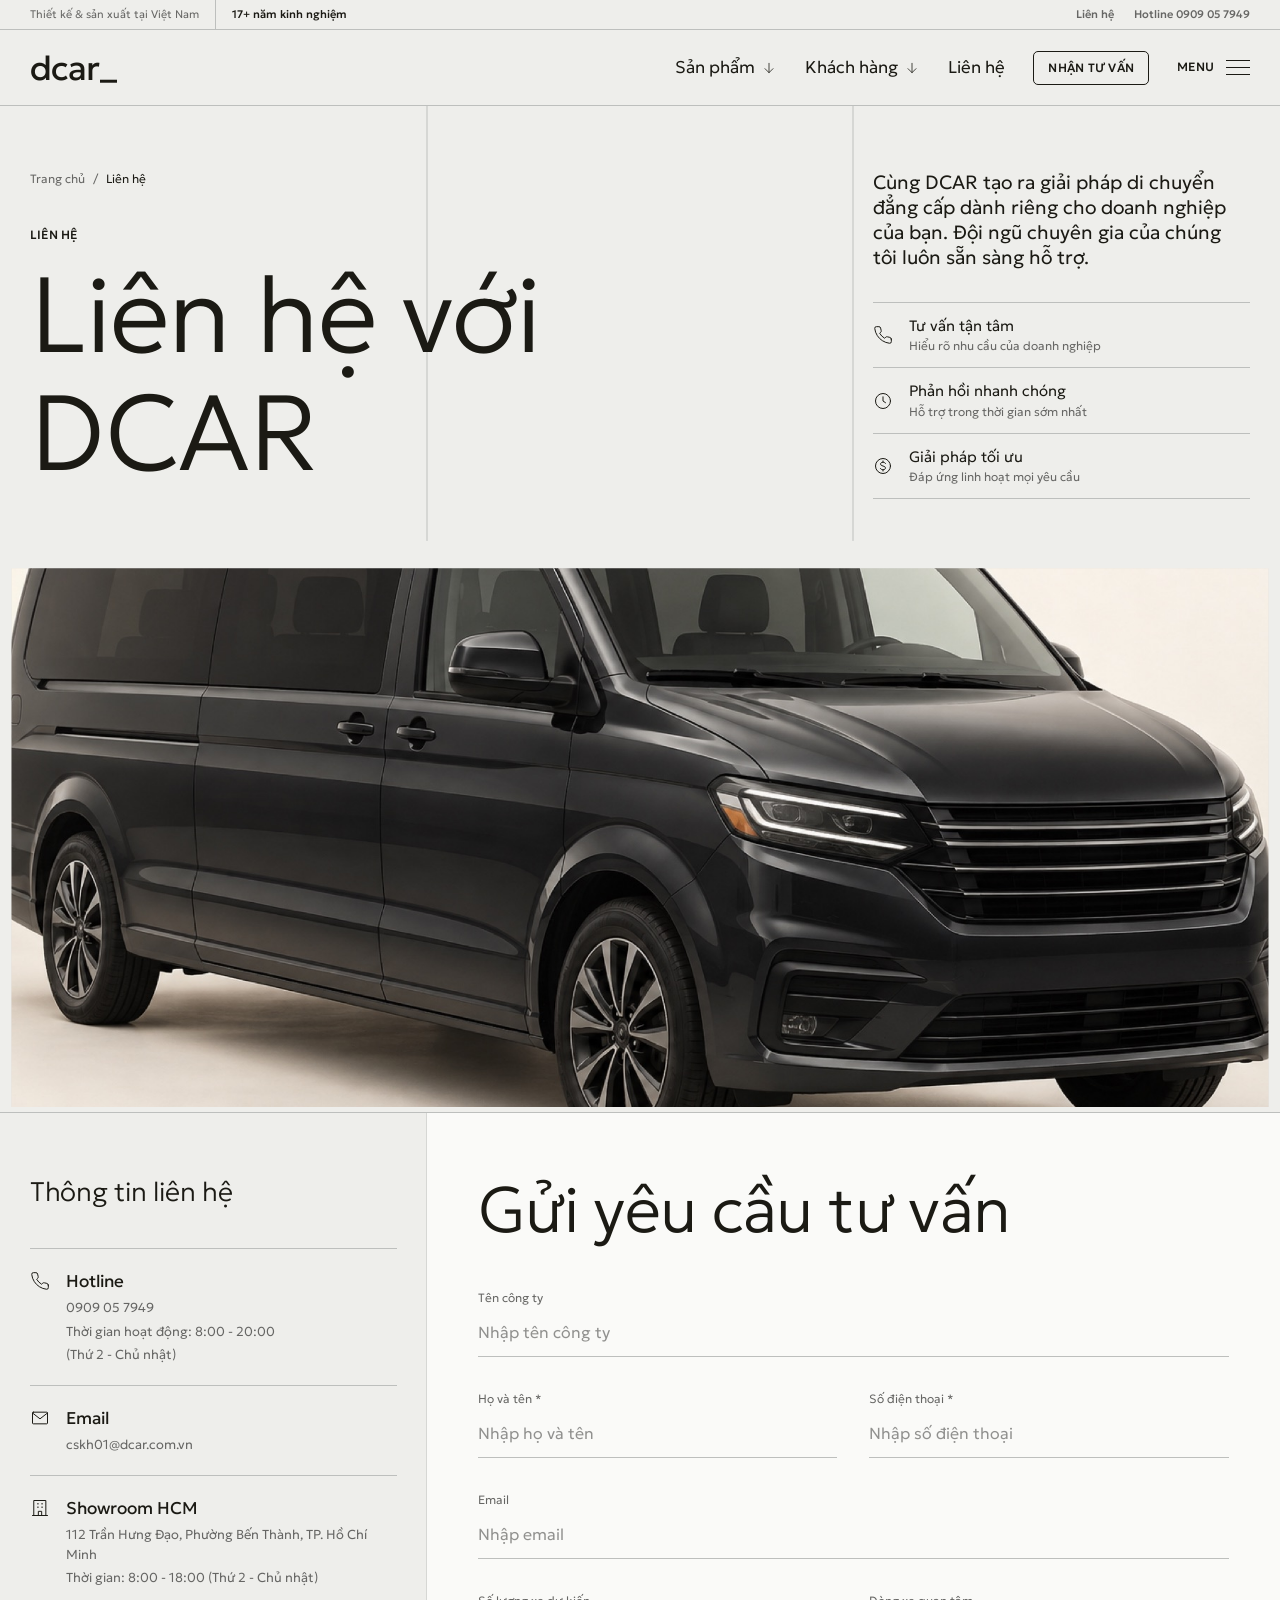
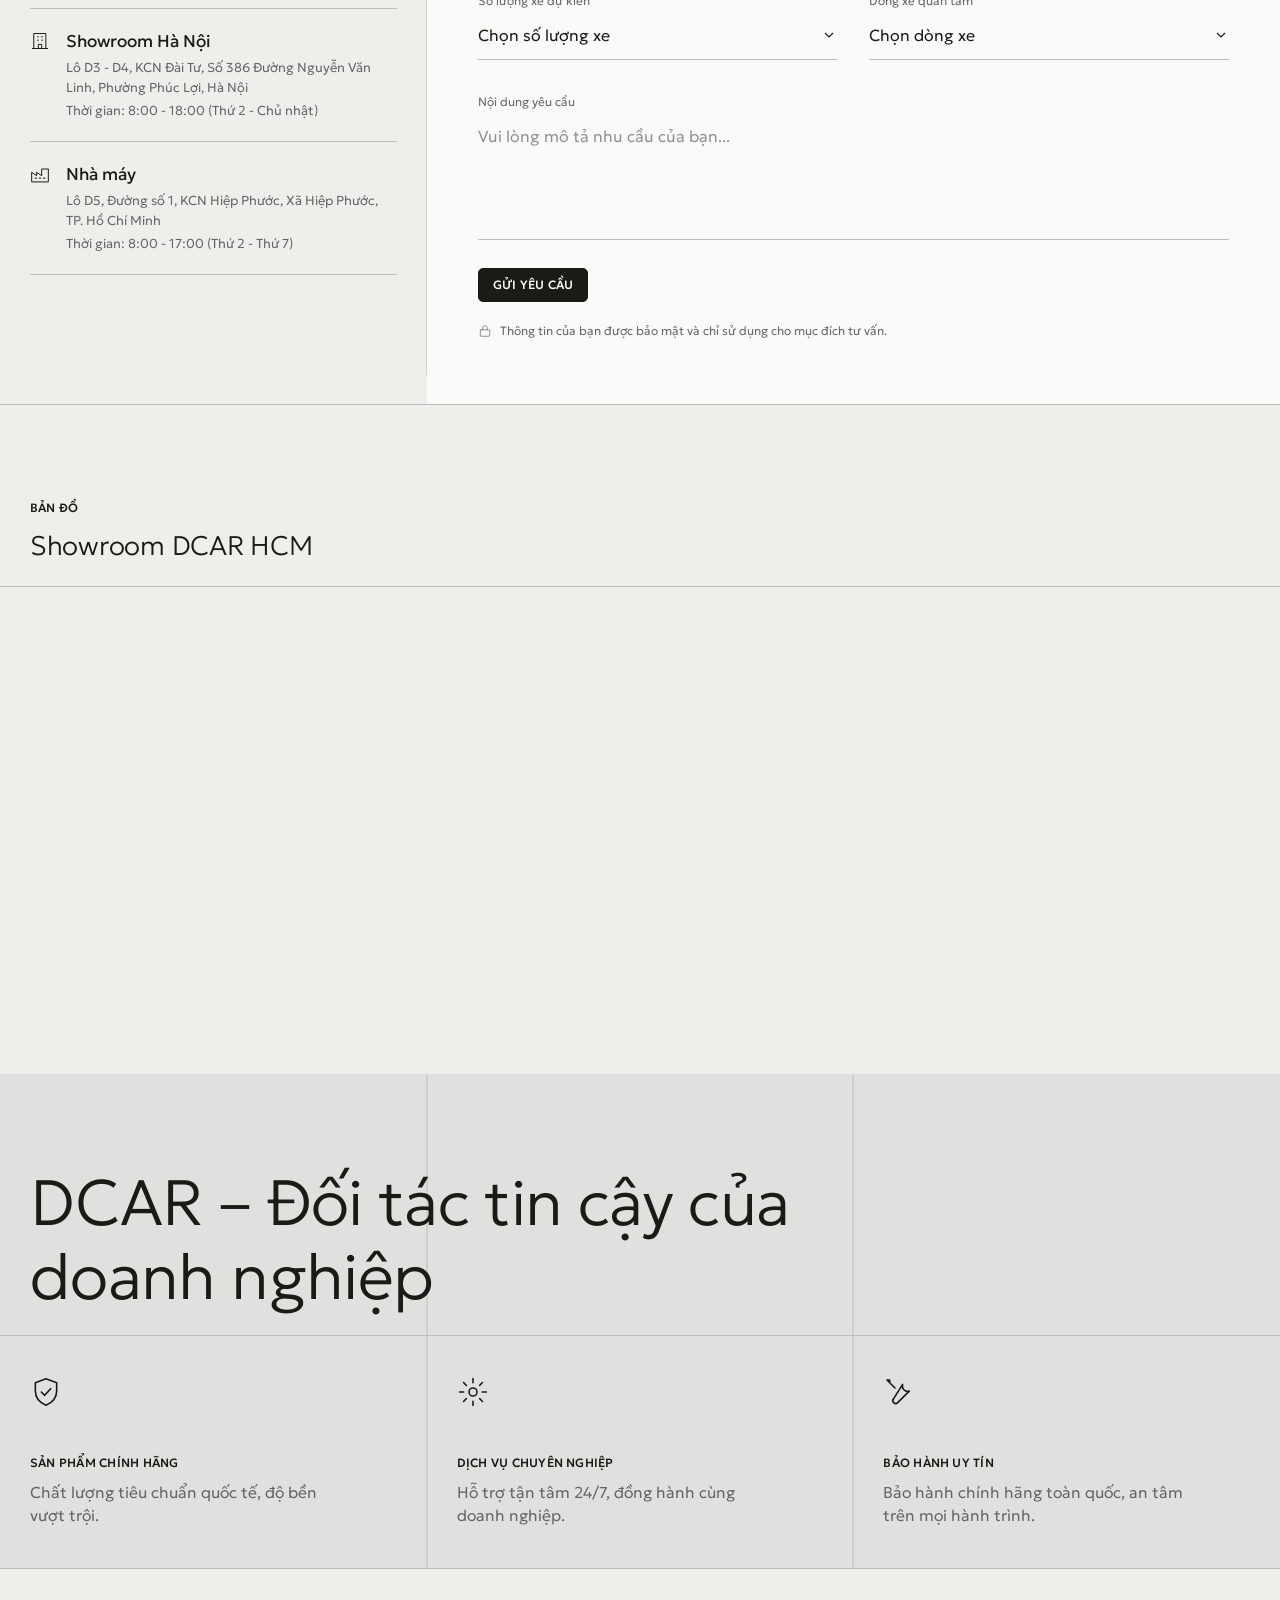
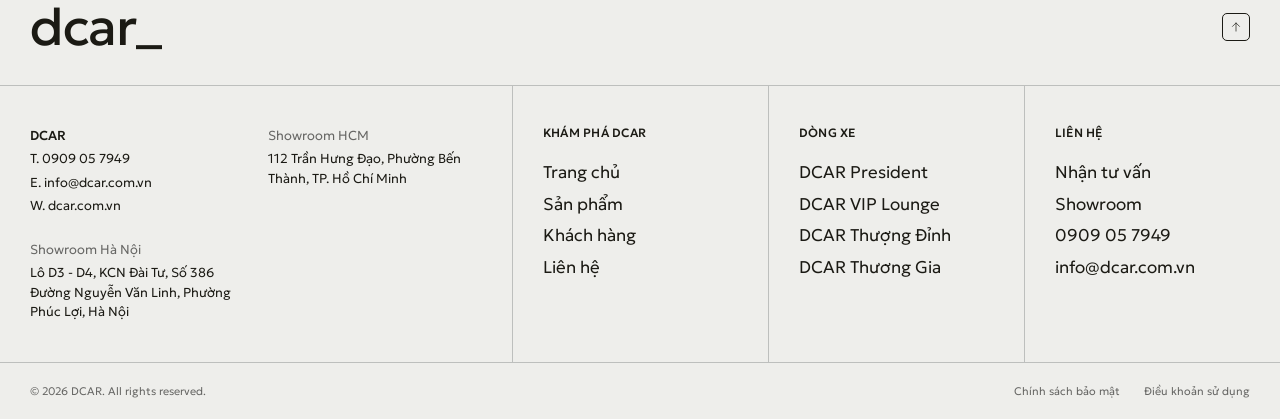
<file: lien-he.html>
<!DOCTYPE html>
<html lang="vi">
<head>
<meta charset="utf-8">
<meta name="viewport" content="width=device-width, initial-scale=1">
<title>Liên hệ | DCAR</title>
<meta name="description" content="Liên hệ DCAR để được tư vấn giải pháp di chuyển cao cấp cho doanh nghiệp.">
<meta name="theme-color" content="#eeeeeb">
<link rel="icon" href="favicon.ico">
<link rel="stylesheet" href="style.css">
<script src="script.js"></script>
</head>
<body class="page-contact">
<div class="preloader" aria-hidden="true"><span class="preloader__col"></span><span class="preloader__col"></span><span class="preloader__col"></span><p class="preloader__logo"><span><b>d</b></span><span><b>c</b></span><span><b>a</b></span><span><b>r</b></span><span><b>_</b></span></p></div>
<div class="menu-overlay" data-menu-overlay aria-hidden="true"></div>
<header class="site-header" data-header>
  <div class="topbar">
    <div class="topbar__left"><span>Thiết kế &amp; sản xuất tại Việt Nam</span><span class="topbar__exp">17+ năm kinh nghiệm</span></div>
    <div class="topbar__right"><a href="lien-he.html">Liên hệ</a><a href="tel:0909057949">Hotline&nbsp;0909&nbsp;05&nbsp;7949</a></div>
  </div>
  <div class="navbar">
    <a class="logo" href="index.html" aria-label="DCAR — Trang chủ">dcar<span class="logo__bar"></span></a>
    <nav class="nav" aria-label="Điều hướng chính">
      <button class="nav__tab" type="button" data-menu-toggle="products" aria-expanded="false" aria-controls="mega">Sản phẩm <svg class="icon" width="16" height="16" viewBox="0 0 24 24" fill="none" stroke="currentColor" stroke-width="1.2" stroke-linecap="round" stroke-linejoin="round" aria-hidden="true"><path d="M12 5v14M6 13l6 6 6-6"/></svg></button>
      <button class="nav__tab" type="button" data-menu-toggle="clients" aria-expanded="false" aria-controls="mega">Khách hàng <svg class="icon" width="16" height="16" viewBox="0 0 24 24" fill="none" stroke="currentColor" stroke-width="1.2" stroke-linecap="round" stroke-linejoin="round" aria-hidden="true"><path d="M12 5v14M6 13l6 6 6-6"/></svg></button>
      <a class="nav__link" href="lien-he.html">Liên hệ</a>
      <a class="btn nav__cta" href="lien-he.html">Nhận tư vấn</a>
      <button class="burger" type="button" data-menu-toggle="menu" aria-expanded="false" aria-controls="mega">
        <span class="t-label"><span class="burger__open">Menu</span><span class="burger__close">Đóng</span></span>
        <span class="burger__icon" aria-hidden="true"><span></span><span></span><span></span></span>
      </button>
    </nav>
  </div>
  <div class="mega" id="mega" data-mega>
    <div class="mega__panel grid3" data-menu-panel="products">
      <div class="mega-products__media" data-mi>
        <div class="mega-products__img is-active" data-hover-img="0"><img class="fill-img" src="media/executive-van-hero.jpg" alt="Xe DCAR đỗ trước tòa nhà văn phòng lúc hoàng hôn" width="2000" height="1000" loading="lazy" decoding="async"></div><div class="mega-products__img" data-hover-img="1"><img class="fill-img" src="media/studio-van.jpg" alt="Xe DCAR màu đen chụp trong studio" width="2000" height="1500" loading="lazy" decoding="async"></div><div class="mega-products__img" data-hover-img="2"><img class="fill-img" src="media/studio-van-compact.jpg" alt="Xe DCAR phiên bản gọn chụp trong studio" width="2000" height="1333" loading="lazy" decoding="async"></div><div class="mega-products__img" data-hover-img="3"><img class="fill-img" src="media/executive-cabin.jpg" alt="Khoang hành khách DCAR với ghế da thương gia" width="2000" height="1333" loading="lazy" decoding="async"></div>
      </div>
      <div class="mega-col md-bl">
        <p class="t-label mb-6" data-mi>Dòng xe</p>
        <ul class="mega-list"><li data-mi><a class="t-menu" href="san-pham-president.html" data-hover="0">DCAR President<svg class="icon" width="22" height="22" viewBox="0 0 24 24" fill="none" stroke="currentColor" stroke-width="1.2" stroke-linecap="round" stroke-linejoin="round" aria-hidden="true"><path d="M5 12h14M13 6l6 6-6 6"/></svg></a></li><li data-mi><a class="t-menu" href="san-pham-vip-lounge.html" data-hover="1">DCAR VIP Lounge<svg class="icon" width="22" height="22" viewBox="0 0 24 24" fill="none" stroke="currentColor" stroke-width="1.2" stroke-linecap="round" stroke-linejoin="round" aria-hidden="true"><path d="M5 12h14M13 6l6 6-6 6"/></svg></a></li><li data-mi><a class="t-menu" href="san-pham-thuong-dinh.html" data-hover="2">DCAR Thượng Đỉnh<svg class="icon" width="22" height="22" viewBox="0 0 24 24" fill="none" stroke="currentColor" stroke-width="1.2" stroke-linecap="round" stroke-linejoin="round" aria-hidden="true"><path d="M5 12h14M13 6l6 6-6 6"/></svg></a></li><li data-mi><a class="t-menu" href="san-pham-thuong-gia.html" data-hover="3">DCAR Thương Gia<svg class="icon" width="22" height="22" viewBox="0 0 24 24" fill="none" stroke="currentColor" stroke-width="1.2" stroke-linecap="round" stroke-linejoin="round" aria-hidden="true"><path d="M5 12h14M13 6l6 6-6 6"/></svg></a></li></ul>
        <div class="mega-tags t-body muted mt-6 mw-xs" data-mi><p data-hover-tag="0" class="is-active">Đỉnh cao của sự riêng tư &amp; đẳng cấp</p><p data-hover-tag="1">Your private lounge</p><p data-hover-tag="2">Sang trọng – Bền bỉ – Đẳng cấp</p><p data-hover-tag="3">Tinh tế nội thất – Hiện đại – Hiệu quả</p></div>
      </div>
      <div class="mega-col md-bl stack-between">
        <div>
          <p class="t-label mb-6" data-mi>Giải pháp cho doanh nghiệp</p>
          <ul class="mega-solutions"><li class="t-body" data-mi><svg class="icon" width="18" height="18" viewBox="0 0 24 24" fill="none" stroke="currentColor" stroke-width="1.2" stroke-linecap="round" stroke-linejoin="round" aria-hidden="true"><circle cx="12" cy="8" r="4"/><path d="M4 21c0-4.4 3.6-7 8-7s8 2.6 8 7"/></svg>Lãnh đạo &amp; Executive</li><li class="t-body" data-mi><svg class="icon" width="18" height="18" viewBox="0 0 24 24" fill="none" stroke="currentColor" stroke-width="1.2" stroke-linecap="round" stroke-linejoin="round" aria-hidden="true"><circle cx="12" cy="7" r="4"/><path d="M4 21c0-4 3-6.5 6.5-7"/><path d="m16.5 14 1.2 2.4 2.6.4-1.9 1.8.5 2.6-2.4-1.3-2.3 1.3.4-2.6-1.9-1.8 2.7-.4z"/></svg>Đón tiếp khách hàng/VIP</li><li class="t-body" data-mi><svg class="icon" width="18" height="18" viewBox="0 0 24 24" fill="none" stroke="currentColor" stroke-width="1.2" stroke-linecap="round" stroke-linejoin="round" aria-hidden="true"><circle cx="12" cy="7" r="3"/><circle cx="5" cy="10" r="2.2"/><circle cx="19" cy="10" r="2.2"/><path d="M6.5 20c0-3.3 2.5-5.5 5.5-5.5s5.5 2.2 5.5 5.5M1.5 20c0-2.5 1.5-4.3 3.5-4.6M22.5 20c0-2.5-1.5-4.3-3.5-4.6"/></svg>Đưa đón nhân sự</li><li class="t-body" data-mi><svg class="icon" width="18" height="18" viewBox="0 0 24 24" fill="none" stroke="currentColor" stroke-width="1.2" stroke-linecap="round" stroke-linejoin="round" aria-hidden="true"><rect x="4" y="3" width="10" height="18"/><path d="M14 9h6v12H2M7 7h1M10 7h1M7 11h1M10 11h1M7 15h1M10 15h1M17 13h1M17 17h1"/></svg>Hotel/Resorts &amp; Hospitality</li><li class="t-body" data-mi><svg class="icon" width="18" height="18" viewBox="0 0 24 24" fill="none" stroke="currentColor" stroke-width="1.2" stroke-linecap="round" stroke-linejoin="round" aria-hidden="true"><path d="M12 22s7-6.5 7-12a7 7 0 0 0-14 0c0 5.5 7 12 7 12z"/><circle cx="12" cy="10" r="2.5"/></svg>Khai đoàn tour cao cấp</li><li class="t-body" data-mi><svg class="icon" width="18" height="18" viewBox="0 0 24 24" fill="none" stroke="currentColor" stroke-width="1.2" stroke-linecap="round" stroke-linejoin="round" aria-hidden="true"><path d="M6 2h9l5 5v15H6z"/><path d="M14 2v6h6M9 13h8M9 17h8"/></svg>Sự kiện &amp; MICE</li></ul>
        </div>
        <div class="mt-10" data-mi><a class="btn-link" href="san-pham.html">Tất cả sản phẩm</a></div>
      </div>
    </div>
    <div class="mega__panel grid3" data-menu-panel="clients">
      <div class="mega-col stack-between">
        <div><p class="t-label mb-4" data-mi>Khách hàng DCAR</p><p class="t-h2 mw-xs" data-mi>Đồng hành cùng doanh nghiệp</p></div>
        <div class="mt-10" data-mi><a class="btn-link" href="khach-hang.html">Tất cả khách hàng</a></div>
      </div>
      <div class="mega-col md-bl mega-cards">
        <a class="mcard" href="khach-hang.html" data-mi><div class="media media--zoom"><img class="fill-img" src="media/executive-van-hero.jpg" alt="Xe DCAR đỗ trước tòa nhà văn phòng lúc hoàng hôn" width="2000" height="1000" loading="lazy" decoding="async"></div><p class="mcard__model">President</p><p class="t-card">Bắc Ninh FC</p><span class="btn-link mt-3">Xem</span></a><a class="mcard" href="khach-hang.html" data-mi><div class="media media--zoom"><img class="fill-img" src="media/executive-cabin.jpg" alt="Khoang hành khách DCAR với ghế da thương gia" width="2000" height="1333" loading="lazy" decoding="async"></div><p class="mcard__model">Thương Gia</p><p class="t-card">FLC Group</p><span class="btn-link mt-3">Xem</span></a><a class="mcard" href="khach-hang.html" data-mi><div class="media media--zoom"><img class="fill-img" src="media/studio-van.jpg" alt="Xe DCAR màu đen chụp trong studio" width="2000" height="1500" loading="lazy" decoding="async"></div><p class="mcard__model">President</p><p class="t-card">VIN Group</p><span class="btn-link mt-3">Xem</span></a>
      </div>
    </div>
    <div class="mega__panel grid4" data-menu-panel="menu">
      <div class="mega-col md-span2">
        <p class="t-label mb-6" data-mi>Chào mừng đến DCAR</p>
        <div class="mega-big"><div data-mi><a href="index.html">Trang chủ<svg class="icon" width="26" height="26" viewBox="0 0 24 24" fill="none" stroke="currentColor" stroke-width="1.2" stroke-linecap="round" stroke-linejoin="round" aria-hidden="true"><path d="M5 12h14M13 6l6 6-6 6"/></svg></a></div><div data-mi><a href="san-pham.html">Sản phẩm<svg class="icon" width="26" height="26" viewBox="0 0 24 24" fill="none" stroke="currentColor" stroke-width="1.2" stroke-linecap="round" stroke-linejoin="round" aria-hidden="true"><path d="M5 12h14M13 6l6 6-6 6"/></svg></a></div><div data-mi><a href="khach-hang.html">Khách hàng<svg class="icon" width="26" height="26" viewBox="0 0 24 24" fill="none" stroke="currentColor" stroke-width="1.2" stroke-linecap="round" stroke-linejoin="round" aria-hidden="true"><path d="M5 12h14M13 6l6 6-6 6"/></svg></a></div><div data-mi><a href="lien-he.html" aria-current="page">Liên hệ<svg class="icon" width="26" height="26" viewBox="0 0 24 24" fill="none" stroke="currentColor" stroke-width="1.2" stroke-linecap="round" stroke-linejoin="round" aria-hidden="true"><path d="M5 12h14M13 6l6 6-6 6"/></svg></a></div></div>
      </div>
      <div class="mega-col md-bl">
        <p class="t-label mb-6" data-mi>Khám phá dòng xe</p>
        <div class="mega-plain"><div data-mi><a class="t-menu" href="san-pham-president.html">President</a></div><div data-mi><a class="t-menu" href="san-pham-vip-lounge.html">VIP Lounge</a></div><div data-mi><a class="t-menu" href="san-pham-thuong-dinh.html">Thượng Đỉnh</a></div><div data-mi><a class="t-menu" href="san-pham-thuong-gia.html">Thương Gia</a></div></div>
      </div>
      <div class="mega-col md-bl">
        <p class="t-label mb-6" data-mi>Hỗ trợ dự án</p>
        <div class="mega-plain"><div data-mi><a class="t-menu" href="lien-he.html">Nhận tư vấn</a></div><div data-mi><a class="t-menu" href="lien-he.html">Showroom</a></div><div data-mi><a class="t-menu" href="tel:0909057949">Hotline</a></div><div data-mi><a class="t-menu" href="mailto:info@dcar.com.vn">Email</a></div></div>
      </div>
      <div class="mega-social">
        <p class="t-label" data-mi>Theo dõi DCAR</p>
        <div class="mega-social__links" data-mi><a href="#">Facebook</a><a href="#">YouTube</a><a href="#">LinkedIn</a></div>
      </div>
    </div>
  </div>
</header>
<div id="main">
<main>
<section class="inner-hero">
  <div class="grid-lines" data-lines aria-hidden="true"><i class="gl-a"></i><i class="gl-b"></i></div>
  <div class="inner-hero__grid">
    <div class="inner-hero__main"><nav class="crumbs" aria-label="Breadcrumb"><a href="index.html">Trang chủ</a><span aria-hidden="true">/</span><span aria-current="page">Liên hệ</span></nav><p class="t-label mb-5">Liên hệ</p><h1 class="t-display" data-split data-split-now>Liên hệ với DCAR</h1></div>
    <div class="inner-hero__side"><p class="t-lead">Cùng DCAR tạo ra giải pháp di chuyển đẳng cấp dành riêng cho doanh nghiệp của bạn. Đội ngũ chuyên gia của chúng tôi luôn sẵn sàng hỗ trợ.</p><ul class="values"><li><svg class="icon" width="20" height="20" viewBox="0 0 24 24" fill="none" stroke="currentColor" stroke-width="1.2" stroke-linecap="round" stroke-linejoin="round" aria-hidden="true"><path d="M22 16.9v3a2 2 0 0 1-2.2 2 19.8 19.8 0 0 1-8.6-3.1 19.5 19.5 0 0 1-6-6A19.8 19.8 0 0 1 2.1 4.2 2 2 0 0 1 4.1 2h3a2 2 0 0 1 2 1.7c.1 1 .4 1.9.7 2.8a2 2 0 0 1-.5 2.1L8 9.9a16 16 0 0 0 6 6l1.3-1.3a2 2 0 0 1 2.1-.4c.9.3 1.8.6 2.8.7a2 2 0 0 1 1.7 2z"/></svg><span>Tư vấn tận tâm<small>Hiểu rõ nhu cầu của doanh nghiệp</small></span></li><li><svg class="icon" width="20" height="20" viewBox="0 0 24 24" fill="none" stroke="currentColor" stroke-width="1.2" stroke-linecap="round" stroke-linejoin="round" aria-hidden="true"><circle cx="12" cy="12" r="9"/><path d="M12 7v5l3 2"/></svg><span>Phản hồi nhanh chóng<small>Hỗ trợ trong thời gian sớm nhất</small></span></li><li><svg class="icon" width="20" height="20" viewBox="0 0 24 24" fill="none" stroke="currentColor" stroke-width="1.2" stroke-linecap="round" stroke-linejoin="round" aria-hidden="true"><circle cx="12" cy="12" r="9"/><path d="M15 9c-.5-1-1.6-1.5-3-1.5-1.8 0-3 .9-3 2.2 0 3 6 1.6 6 4.6 0 1.3-1.3 2.2-3 2.2-1.5 0-2.6-.6-3.1-1.6M12 6v1.5M12 16.5V18"/></svg><span>Giải pháp tối ưu<small>Đáp ứng linh hoạt mọi yêu cầu</small></span></li></ul></div>
  </div>
  <div class="reveal ar-hero" data-reveal><div class="reveal__inner"><img class="fill-img op-50-55" src="media/studio-van-compact.jpg" alt="Xe DCAR phiên bản gọn chụp trong studio" width="2000" height="1333" fetchpriority="high" decoding="async"></div></div>
</section>
<section class="section bt">
  <div class="grid-lines" data-lines aria-hidden="true"><i class="gl-a"></i><i class="gl-b"></i></div>
  <div class="grid3">
    <div class="cell--lg">
      <h2 class="t-h2 mb-10" data-split>Thông tin liên hệ</h2>
      <div class="info-list" data-fade><div class="info-item"><svg class="icon" width="20" height="20" viewBox="0 0 24 24" fill="none" stroke="currentColor" stroke-width="1.2" stroke-linecap="round" stroke-linejoin="round" aria-hidden="true"><path d="M22 16.9v3a2 2 0 0 1-2.2 2 19.8 19.8 0 0 1-8.6-3.1 19.5 19.5 0 0 1-6-6A19.8 19.8 0 0 1 2.1 4.2 2 2 0 0 1 4.1 2h3a2 2 0 0 1 2 1.7c.1 1 .4 1.9.7 2.8a2 2 0 0 1-.5 2.1L8 9.9a16 16 0 0 0 6 6l1.3-1.3a2 2 0 0 1 2.1-.4c.9.3 1.8.6 2.8.7a2 2 0 0 1 1.7 2z"/></svg><div><h3>Hotline</h3><p>0909&nbsp;05&nbsp;7949</p><p>Thời gian hoạt động: 8:00 - 20:00</p><p>(Thứ 2 - Chủ nhật)</p></div></div><div class="info-item"><svg class="icon" width="20" height="20" viewBox="0 0 24 24" fill="none" stroke="currentColor" stroke-width="1.2" stroke-linecap="round" stroke-linejoin="round" aria-hidden="true"><rect x="3" y="5" width="18" height="14" rx="1"/><path d="m3 6 9 7 9-7"/></svg><div><h3>Email</h3><p>cskh01@dcar.com.vn</p></div></div><div class="info-item"><svg class="icon" width="20" height="20" viewBox="0 0 24 24" fill="none" stroke="currentColor" stroke-width="1.2" stroke-linecap="round" stroke-linejoin="round" aria-hidden="true"><rect x="5" y="3" width="14" height="18"/><path d="M9 7h1M14 7h1M9 11h1M14 11h1M10 21v-5h4v5M3 21h18"/></svg><div><h3>Showroom HCM</h3><p>112 Trần Hưng Đạo, Phường Bến Thành, TP. Hồ Chí Minh</p><p>Thời gian: 8:00 - 18:00 (Thứ 2 - Chủ nhật)</p></div></div><div class="info-item"><svg class="icon" width="20" height="20" viewBox="0 0 24 24" fill="none" stroke="currentColor" stroke-width="1.2" stroke-linecap="round" stroke-linejoin="round" aria-hidden="true"><rect x="5" y="3" width="14" height="18"/><path d="M9 7h1M14 7h1M9 11h1M14 11h1M10 21v-5h4v5M3 21h18"/></svg><div><h3>Showroom Hà Nội</h3><p>Lô D3 - D4, KCN Đài Tư, Số 386 Đường Nguyễn Văn Linh, Phường Phúc Lợi, Hà Nội</p><p>Thời gian: 8:00 - 18:00 (Thứ 2 - Chủ nhật)</p></div></div><div class="info-item"><svg class="icon" width="20" height="20" viewBox="0 0 24 24" fill="none" stroke="currentColor" stroke-width="1.2" stroke-linecap="round" stroke-linejoin="round" aria-hidden="true"><path d="M2 21V10l6 4V10l6 4V6h8v15z"/><path d="M6 17h2M11 17h2M16 17h2"/></svg><div><h3>Nhà máy</h3><p>Lô D5, Đường số 1, KCN Hiệp Phước, Xã Hiệp Phước, TP. Hồ Chí Minh</p><p>Thời gian: 8:00 - 17:00 (Thứ 2 - Thứ 7)</p></div></div></div>
    </div>
    <div class="form-card" data-form-wrap>
      <h2 class="t-h1 mb-10" data-split>Gửi yêu cầu tư vấn</h2>
      <form class="form" data-contact-form action="#" method="post">
        <label class="form__full"><span>Tên công ty</span><input class="field" type="text" name="company" autocomplete="organization" placeholder="Nhập tên công ty"></label>
        <label><span>Họ và tên *</span><input class="field" type="text" name="name" autocomplete="name" required placeholder="Nhập họ và tên"></label>
        <label><span>Số điện thoại *</span><input class="field" name="phone" type="tel" autocomplete="tel" required pattern="[0-9 +]{9,15}" placeholder="Nhập số điện thoại"></label>
        <label class="form__full"><span>Email</span><input class="field" name="email" type="email" autocomplete="email" placeholder="Nhập email"></label>
        <label><span>Số lượng xe dự kiến</span><select class="field" name="quantity"><option value="" selected disabled>Chọn số lượng xe</option><option>1 xe</option><option>2 – 5 xe</option><option>6 – 10 xe</option><option>Trên 10 xe</option></select></label>
        <label><span>Dòng xe quan tâm</span><select class="field" name="model"><option value="" selected disabled>Chọn dòng xe</option><option>DCAR President</option><option>DCAR VIP Lounge</option><option>DCAR Thượng Đỉnh</option><option>DCAR Thương Gia</option></select></label>
        <label class="form__full"><span>Nội dung yêu cầu</span><textarea class="field field--area" name="message" placeholder="Vui lòng mô tả nhu cầu của bạn..."></textarea></label>
        <div class="form__actions form__full"><button class="btn btn--ink" type="submit">Gửi yêu cầu</button><p class="form__note"><svg class="icon" width="14" height="14" viewBox="0 0 24 24" fill="none" stroke="currentColor" stroke-width="1.2" stroke-linecap="round" stroke-linejoin="round" aria-hidden="true"><rect x="4" y="10" width="16" height="11" rx="1"/><path d="M8 10V7a4 4 0 0 1 8 0v3"/></svg>Thông tin của bạn được bảo mật và chỉ sử dụng cho mục đích tư vấn.</p></div>
      </form>
      <div class="form-success" role="status"><svg class="icon" width="40" height="40" viewBox="0 0 24 24" fill="none" stroke="currentColor" stroke-width="1.2" stroke-linecap="round" stroke-linejoin="round" aria-hidden="true"><circle cx="12" cy="12" r="9"/><path d="m8 12 3 3 5-6"/></svg><p class="t-h1 mt-6">Cảm ơn quý khách</p><p class="t-body mt-3 mw-sm muted">Đội ngũ DCAR sẽ liên hệ lại trong thời gian sớm nhất.</p></div>
    </div>
  </div>
</section>
<section class="map-section">
  <div class="section-head section-head--top"><p class="t-label mb-4">Bản đồ</p><h2 class="t-h2">Showroom DCAR HCM</h2></div>
  <div class="map"><iframe title="Bản đồ Showroom DCAR HCM" src="https://maps.google.com/maps?q=112%20Tr%E1%BA%A7n%20H%C6%B0ng%20%C4%90%E1%BA%A1o%2C%20Ph%C6%B0%E1%BB%9Dng%20B%E1%BA%BFn%20Th%C3%A0nh%2C%20TP.%20H%E1%BB%93%20Ch%C3%AD%20Minh&amp;z=16&amp;output=embed" loading="lazy" referrerpolicy="no-referrer-when-downgrade"></iframe></div>
</section>
<section class="section bg-soft">
  <div class="grid-lines" data-lines aria-hidden="true"><i class="gl-a"></i><i class="gl-b"></i></div>
  <div class="section-head section-head--top"><h2 class="t-h1 mw-3xl" data-split>DCAR – Đối tác tin cậy của doanh nghiệp</h2></div>
  <div class="grid3" data-fade><div class="pillar"><svg class="icon" width="32" height="32" viewBox="0 0 24 24" fill="none" stroke="currentColor" stroke-width="1.2" stroke-linecap="round" stroke-linejoin="round" aria-hidden="true"><path d="M12 2 4 5v6c0 5 3.5 9 8 11 4.5-2 8-6 8-11V5z"/><path d="m8.5 12 2.5 2.5 4.5-5"/></svg><p class="t-label">Sản phẩm chính hãng</p><p class="t-body mt-3 mw-xs muted">Chất lượng tiêu chuẩn quốc tế, độ bền vượt trội.</p></div><div class="pillar"><svg class="icon" width="32" height="32" viewBox="0 0 24 24" fill="none" stroke="currentColor" stroke-width="1.2" stroke-linecap="round" stroke-linejoin="round" aria-hidden="true"><circle cx="12" cy="12" r="3"/><path d="M12 2v3M12 19v3M4.9 4.9 7 7M17 17l2.1 2.1M2 12h3M19 12h3M4.9 19.1 7 17M17 7l2.1-2.1"/></svg><p class="t-label">Dịch vụ chuyên nghiệp</p><p class="t-body mt-3 mw-xs muted">Hỗ trợ tận tâm 24/7, đồng hành cùng doanh nghiệp.</p></div><div class="pillar"><svg class="icon" width="32" height="32" viewBox="0 0 24 24" fill="none" stroke="currentColor" stroke-width="1.2" stroke-linecap="round" stroke-linejoin="round" aria-hidden="true"><path d="M14.7 6.3a4 4 0 0 0 5 5L11 20a2 2 0 0 1-3-3z"/><path d="m3 3 6 6M3 3l2 0 0 2"/></svg><p class="t-label">Bảo hành uy tín</p><p class="t-body mt-3 mw-xs muted">Bảo hành chính hãng toàn quốc, an tâm trên mọi hành trình.</p></div></div>
</section>
</main>
<footer class="site-footer">
  <div class="site-footer__top">
    <p class="logo logo--lg">dcar<span class="logo__bar"></span></p>
    <button class="btn-square" type="button" data-to-top aria-label="Lên đầu trang"><svg class="icon" width="14" height="14" viewBox="0 0 24 24" fill="none" stroke="currentColor" stroke-width="1.2" stroke-linecap="round" stroke-linejoin="round" aria-hidden="true"><path d="M12 19V5M6 11l6-6 6 6"/></svg></button>
  </div>
  <div class="site-footer__grid">
    <div class="site-footer__info">
      <div><p class="fw-500">DCAR</p><p>T. 0909&nbsp;05&nbsp;7949</p><p>E. info@dcar.com.vn</p><p>W. dcar.com.vn</p></div>
      <div><p class="muted">Showroom HCM</p><p class="addr">112 Trần Hưng Đạo, Phường Bến Thành, TP. Hồ Chí Minh</p></div><div><p class="muted">Showroom Hà Nội</p><p class="addr">Lô D3 - D4, KCN Đài Tư, Số 386 Đường Nguyễn Văn Linh, Phường Phúc Lợi, Hà Nội</p></div>
    </div>
    <div class="site-footer__col"><p class="t-label mb-5">Khám phá DCAR</p><ul><li><a href="index.html">Trang chủ</a></li><li><a href="san-pham.html">Sản phẩm</a></li><li><a href="khach-hang.html">Khách hàng</a></li><li><a href="lien-he.html">Liên hệ</a></li></ul></div><div class="site-footer__col"><p class="t-label mb-5">Dòng xe</p><ul><li><a href="san-pham-president.html">DCAR President</a></li><li><a href="san-pham-vip-lounge.html">DCAR VIP Lounge</a></li><li><a href="san-pham-thuong-dinh.html">DCAR Thượng Đỉnh</a></li><li><a href="san-pham-thuong-gia.html">DCAR Thương Gia</a></li></ul></div><div class="site-footer__col"><p class="t-label mb-5">Liên hệ</p><ul><li><a href="lien-he.html">Nhận tư vấn</a></li><li><a href="lien-he.html">Showroom</a></li><li><a href="tel:0909057949">0909&nbsp;05&nbsp;7949</a></li><li><a href="mailto:info@dcar.com.vn">info@dcar.com.vn</a></li></ul></div>
  </div>
  <div class="site-footer__bottom"><span>© 2026 DCAR. All rights reserved.</span><nav aria-label="Pháp lý"><a href="#">Chính sách bảo mật</a><a href="#">Điều khoản sử dụng</a></nav></div>
</footer>
</div>
<div class="page-transition" aria-hidden="true"><span></span><span></span><span></span></div>
</body>
</html>
</file>
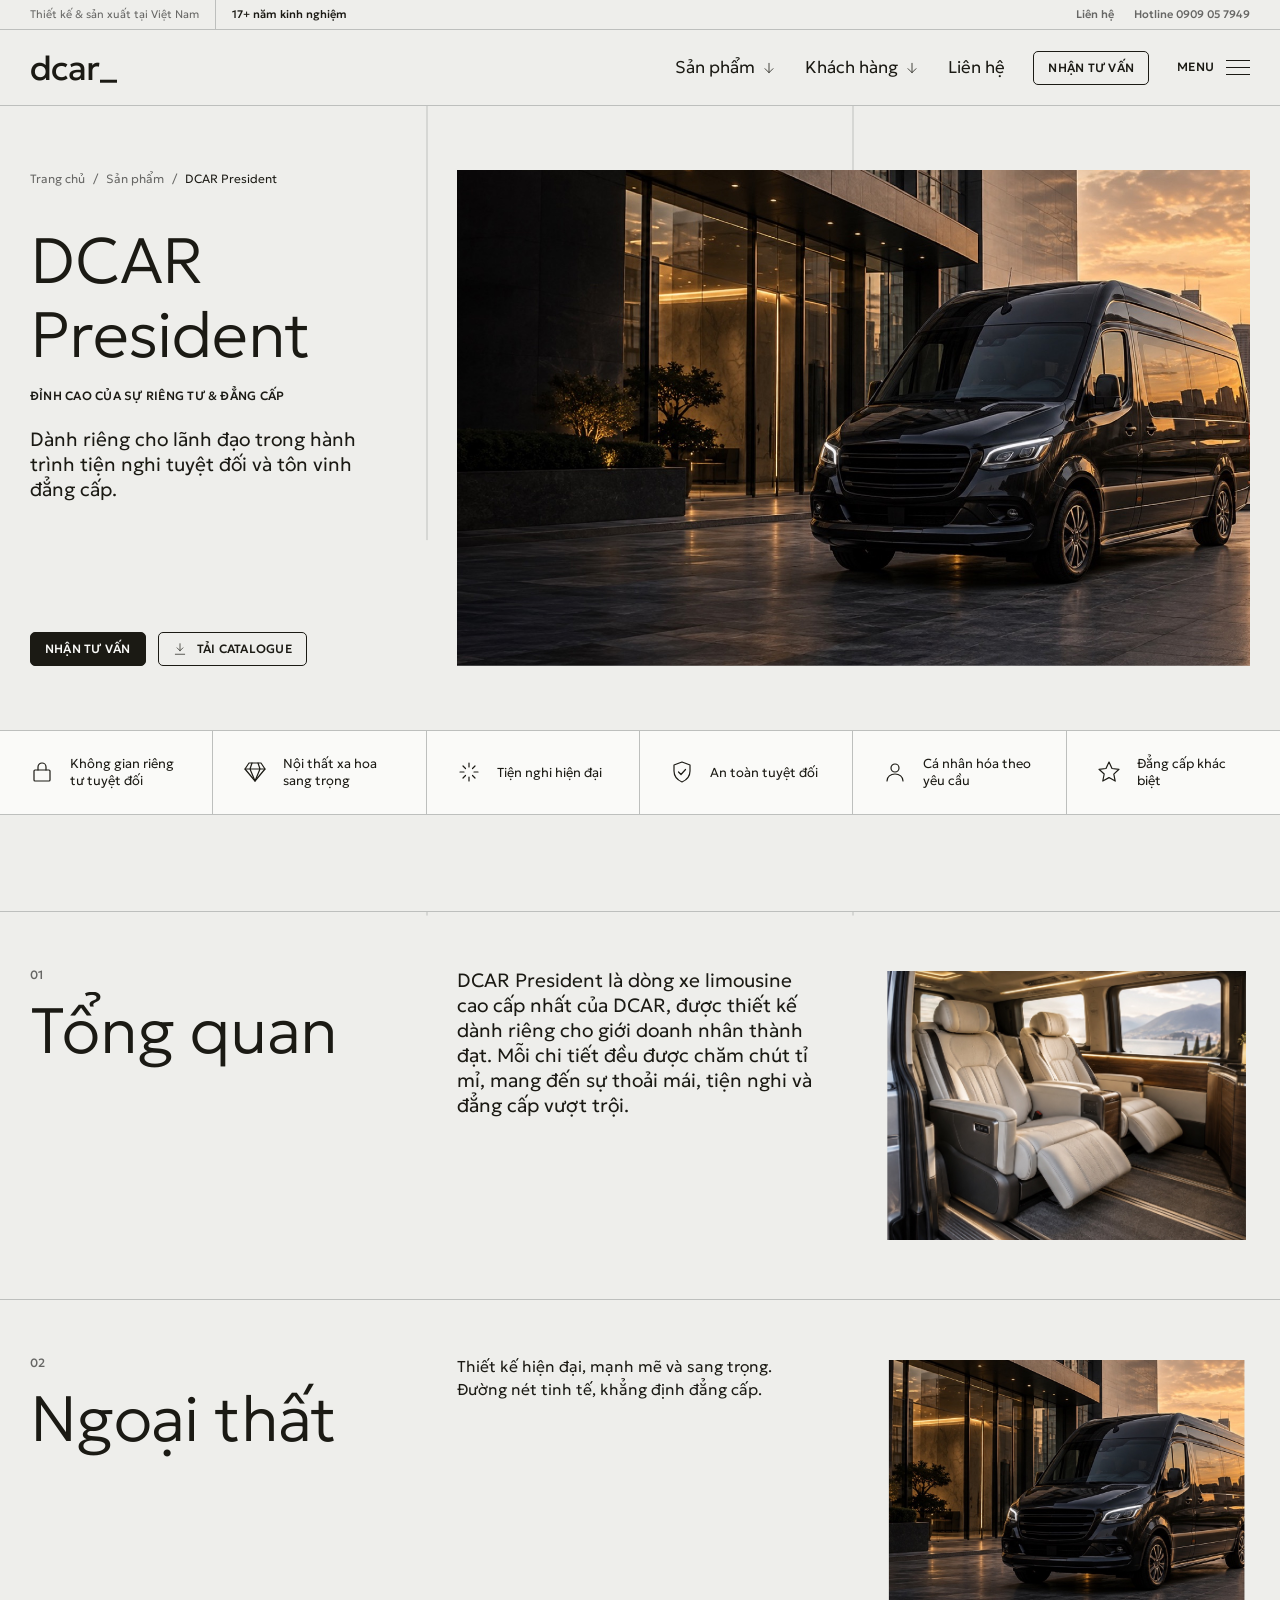
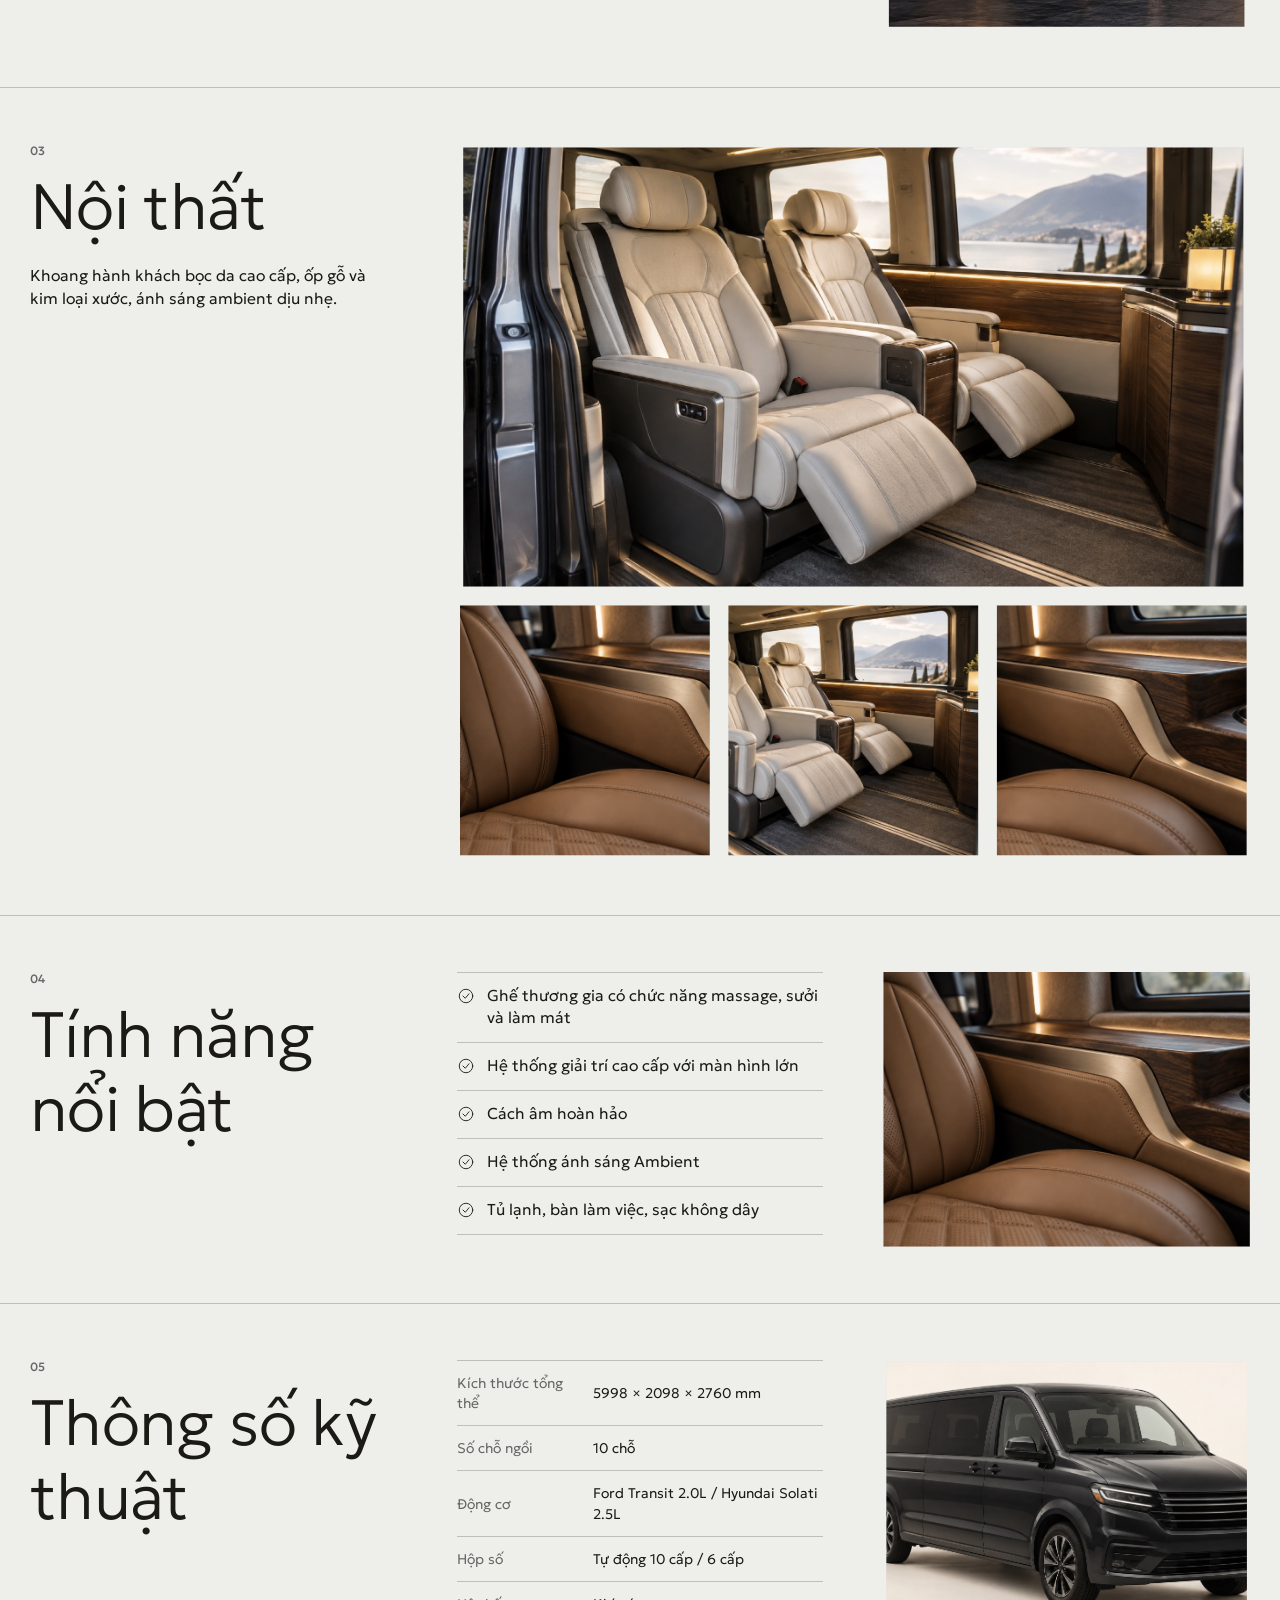
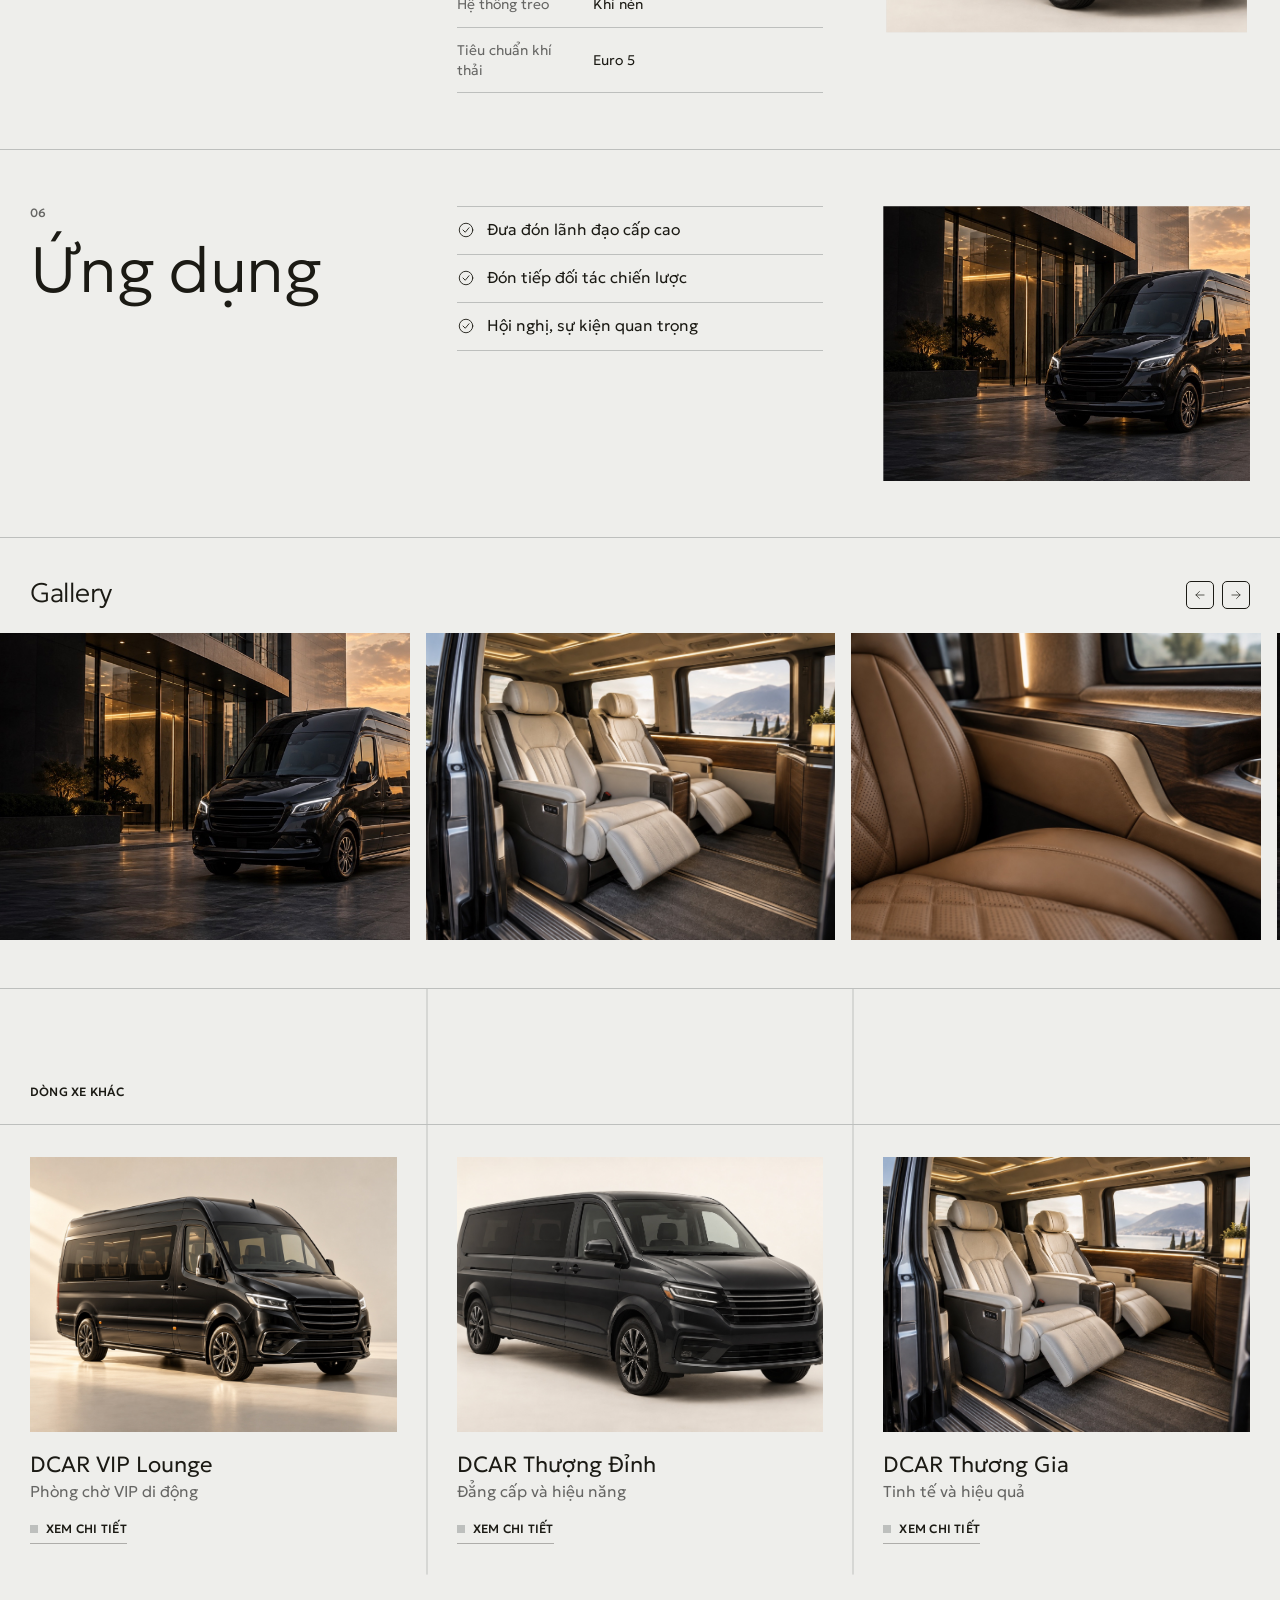
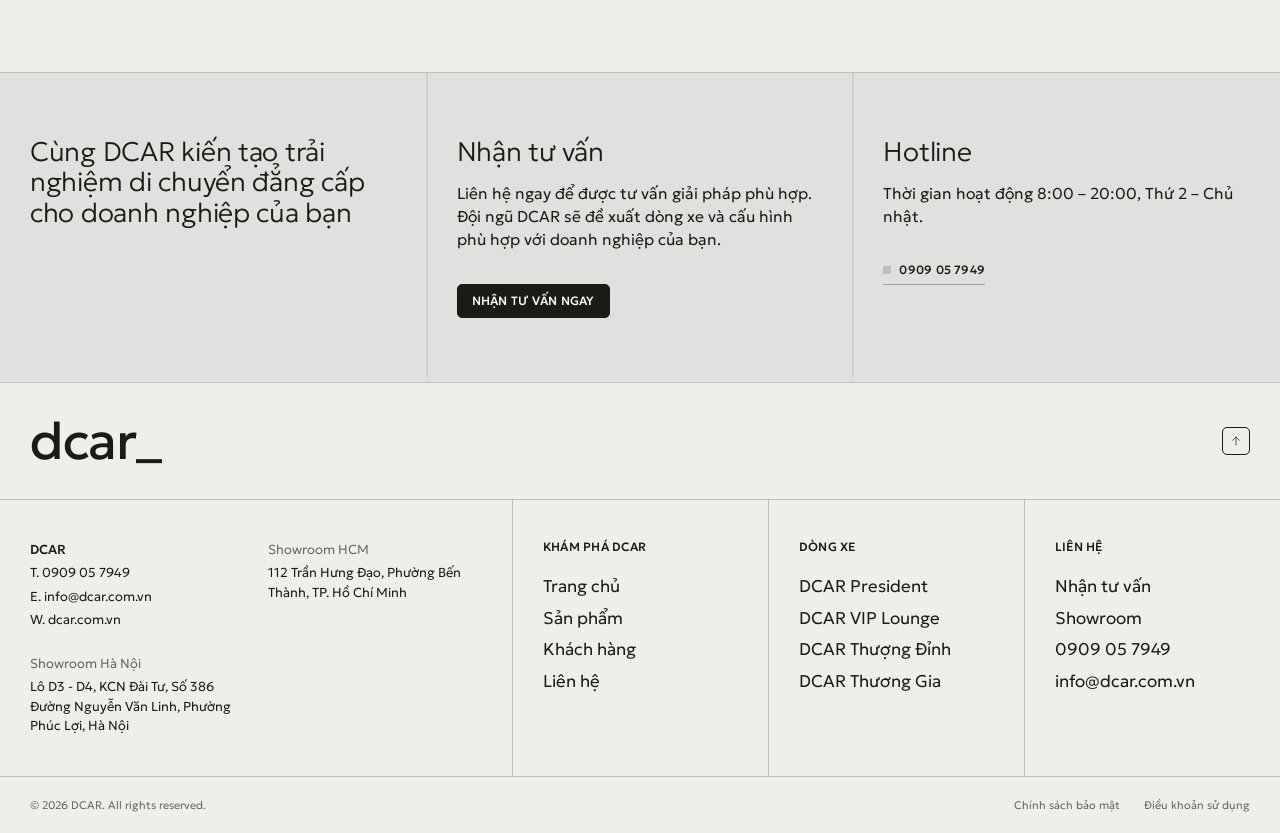
<file: san-pham-president.html>
<!DOCTYPE html>
<html lang="vi">
<head>
<meta charset="utf-8">
<meta name="viewport" content="width=device-width, initial-scale=1">
<title>DCAR President | DCAR</title>
<meta name="description" content="DCAR President là dòng xe limousine cao cấp nhất của DCAR, được thiết kế dành riêng cho giới doanh nhân thành đạt. Mỗi chi tiết đều được chăm chút tỉ mỉ, mang đến sự thoải mái, tiện nghi và đẳng cấp vượt trội.">
<meta name="theme-color" content="#eeeeeb">
<link rel="icon" href="favicon.ico">
<link rel="stylesheet" href="style.css">
<script src="script.js"></script>
</head>
<body class="page-product">
<div class="preloader" aria-hidden="true"><span class="preloader__col"></span><span class="preloader__col"></span><span class="preloader__col"></span><p class="preloader__logo"><span><b>d</b></span><span><b>c</b></span><span><b>a</b></span><span><b>r</b></span><span><b>_</b></span></p></div>
<div class="menu-overlay" data-menu-overlay aria-hidden="true"></div>
<header class="site-header" data-header>
  <div class="topbar">
    <div class="topbar__left"><span>Thiết kế &amp; sản xuất tại Việt Nam</span><span class="topbar__exp">17+ năm kinh nghiệm</span></div>
    <div class="topbar__right"><a href="lien-he.html">Liên hệ</a><a href="tel:0909057949">Hotline&nbsp;0909&nbsp;05&nbsp;7949</a></div>
  </div>
  <div class="navbar">
    <a class="logo" href="index.html" aria-label="DCAR — Trang chủ">dcar<span class="logo__bar"></span></a>
    <nav class="nav" aria-label="Điều hướng chính">
      <button class="nav__tab" type="button" data-menu-toggle="products" aria-expanded="false" aria-controls="mega">Sản phẩm <svg class="icon" width="16" height="16" viewBox="0 0 24 24" fill="none" stroke="currentColor" stroke-width="1.2" stroke-linecap="round" stroke-linejoin="round" aria-hidden="true"><path d="M12 5v14M6 13l6 6 6-6"/></svg></button>
      <button class="nav__tab" type="button" data-menu-toggle="clients" aria-expanded="false" aria-controls="mega">Khách hàng <svg class="icon" width="16" height="16" viewBox="0 0 24 24" fill="none" stroke="currentColor" stroke-width="1.2" stroke-linecap="round" stroke-linejoin="round" aria-hidden="true"><path d="M12 5v14M6 13l6 6 6-6"/></svg></button>
      <a class="nav__link" href="lien-he.html">Liên hệ</a>
      <a class="btn nav__cta" href="lien-he.html">Nhận tư vấn</a>
      <button class="burger" type="button" data-menu-toggle="menu" aria-expanded="false" aria-controls="mega">
        <span class="t-label"><span class="burger__open">Menu</span><span class="burger__close">Đóng</span></span>
        <span class="burger__icon" aria-hidden="true"><span></span><span></span><span></span></span>
      </button>
    </nav>
  </div>
  <div class="mega" id="mega" data-mega>
    <div class="mega__panel grid3" data-menu-panel="products">
      <div class="mega-products__media" data-mi>
        <div class="mega-products__img is-active" data-hover-img="0"><img class="fill-img" src="media/executive-van-hero.jpg" alt="Xe DCAR đỗ trước tòa nhà văn phòng lúc hoàng hôn" width="2000" height="1000" loading="lazy" decoding="async"></div><div class="mega-products__img" data-hover-img="1"><img class="fill-img" src="media/studio-van.jpg" alt="Xe DCAR màu đen chụp trong studio" width="2000" height="1500" loading="lazy" decoding="async"></div><div class="mega-products__img" data-hover-img="2"><img class="fill-img" src="media/studio-van-compact.jpg" alt="Xe DCAR phiên bản gọn chụp trong studio" width="2000" height="1333" loading="lazy" decoding="async"></div><div class="mega-products__img" data-hover-img="3"><img class="fill-img" src="media/executive-cabin.jpg" alt="Khoang hành khách DCAR với ghế da thương gia" width="2000" height="1333" loading="lazy" decoding="async"></div>
      </div>
      <div class="mega-col md-bl">
        <p class="t-label mb-6" data-mi>Dòng xe</p>
        <ul class="mega-list"><li data-mi><a class="t-menu" href="san-pham-president.html" data-hover="0">DCAR President<svg class="icon" width="22" height="22" viewBox="0 0 24 24" fill="none" stroke="currentColor" stroke-width="1.2" stroke-linecap="round" stroke-linejoin="round" aria-hidden="true"><path d="M5 12h14M13 6l6 6-6 6"/></svg></a></li><li data-mi><a class="t-menu" href="san-pham-vip-lounge.html" data-hover="1">DCAR VIP Lounge<svg class="icon" width="22" height="22" viewBox="0 0 24 24" fill="none" stroke="currentColor" stroke-width="1.2" stroke-linecap="round" stroke-linejoin="round" aria-hidden="true"><path d="M5 12h14M13 6l6 6-6 6"/></svg></a></li><li data-mi><a class="t-menu" href="san-pham-thuong-dinh.html" data-hover="2">DCAR Thượng Đỉnh<svg class="icon" width="22" height="22" viewBox="0 0 24 24" fill="none" stroke="currentColor" stroke-width="1.2" stroke-linecap="round" stroke-linejoin="round" aria-hidden="true"><path d="M5 12h14M13 6l6 6-6 6"/></svg></a></li><li data-mi><a class="t-menu" href="san-pham-thuong-gia.html" data-hover="3">DCAR Thương Gia<svg class="icon" width="22" height="22" viewBox="0 0 24 24" fill="none" stroke="currentColor" stroke-width="1.2" stroke-linecap="round" stroke-linejoin="round" aria-hidden="true"><path d="M5 12h14M13 6l6 6-6 6"/></svg></a></li></ul>
        <div class="mega-tags t-body muted mt-6 mw-xs" data-mi><p data-hover-tag="0" class="is-active">Đỉnh cao của sự riêng tư &amp; đẳng cấp</p><p data-hover-tag="1">Your private lounge</p><p data-hover-tag="2">Sang trọng – Bền bỉ – Đẳng cấp</p><p data-hover-tag="3">Tinh tế nội thất – Hiện đại – Hiệu quả</p></div>
      </div>
      <div class="mega-col md-bl stack-between">
        <div>
          <p class="t-label mb-6" data-mi>Giải pháp cho doanh nghiệp</p>
          <ul class="mega-solutions"><li class="t-body" data-mi><svg class="icon" width="18" height="18" viewBox="0 0 24 24" fill="none" stroke="currentColor" stroke-width="1.2" stroke-linecap="round" stroke-linejoin="round" aria-hidden="true"><circle cx="12" cy="8" r="4"/><path d="M4 21c0-4.4 3.6-7 8-7s8 2.6 8 7"/></svg>Lãnh đạo &amp; Executive</li><li class="t-body" data-mi><svg class="icon" width="18" height="18" viewBox="0 0 24 24" fill="none" stroke="currentColor" stroke-width="1.2" stroke-linecap="round" stroke-linejoin="round" aria-hidden="true"><circle cx="12" cy="7" r="4"/><path d="M4 21c0-4 3-6.5 6.5-7"/><path d="m16.5 14 1.2 2.4 2.6.4-1.9 1.8.5 2.6-2.4-1.3-2.3 1.3.4-2.6-1.9-1.8 2.7-.4z"/></svg>Đón tiếp khách hàng/VIP</li><li class="t-body" data-mi><svg class="icon" width="18" height="18" viewBox="0 0 24 24" fill="none" stroke="currentColor" stroke-width="1.2" stroke-linecap="round" stroke-linejoin="round" aria-hidden="true"><circle cx="12" cy="7" r="3"/><circle cx="5" cy="10" r="2.2"/><circle cx="19" cy="10" r="2.2"/><path d="M6.5 20c0-3.3 2.5-5.5 5.5-5.5s5.5 2.2 5.5 5.5M1.5 20c0-2.5 1.5-4.3 3.5-4.6M22.5 20c0-2.5-1.5-4.3-3.5-4.6"/></svg>Đưa đón nhân sự</li><li class="t-body" data-mi><svg class="icon" width="18" height="18" viewBox="0 0 24 24" fill="none" stroke="currentColor" stroke-width="1.2" stroke-linecap="round" stroke-linejoin="round" aria-hidden="true"><rect x="4" y="3" width="10" height="18"/><path d="M14 9h6v12H2M7 7h1M10 7h1M7 11h1M10 11h1M7 15h1M10 15h1M17 13h1M17 17h1"/></svg>Hotel/Resorts &amp; Hospitality</li><li class="t-body" data-mi><svg class="icon" width="18" height="18" viewBox="0 0 24 24" fill="none" stroke="currentColor" stroke-width="1.2" stroke-linecap="round" stroke-linejoin="round" aria-hidden="true"><path d="M12 22s7-6.5 7-12a7 7 0 0 0-14 0c0 5.5 7 12 7 12z"/><circle cx="12" cy="10" r="2.5"/></svg>Khai đoàn tour cao cấp</li><li class="t-body" data-mi><svg class="icon" width="18" height="18" viewBox="0 0 24 24" fill="none" stroke="currentColor" stroke-width="1.2" stroke-linecap="round" stroke-linejoin="round" aria-hidden="true"><path d="M6 2h9l5 5v15H6z"/><path d="M14 2v6h6M9 13h8M9 17h8"/></svg>Sự kiện &amp; MICE</li></ul>
        </div>
        <div class="mt-10" data-mi><a class="btn-link" href="san-pham.html">Tất cả sản phẩm</a></div>
      </div>
    </div>
    <div class="mega__panel grid3" data-menu-panel="clients">
      <div class="mega-col stack-between">
        <div><p class="t-label mb-4" data-mi>Khách hàng DCAR</p><p class="t-h2 mw-xs" data-mi>Đồng hành cùng doanh nghiệp</p></div>
        <div class="mt-10" data-mi><a class="btn-link" href="khach-hang.html">Tất cả khách hàng</a></div>
      </div>
      <div class="mega-col md-bl mega-cards">
        <a class="mcard" href="khach-hang.html" data-mi><div class="media media--zoom"><img class="fill-img" src="media/executive-van-hero.jpg" alt="Xe DCAR đỗ trước tòa nhà văn phòng lúc hoàng hôn" width="2000" height="1000" loading="lazy" decoding="async"></div><p class="mcard__model">President</p><p class="t-card">Bắc Ninh FC</p><span class="btn-link mt-3">Xem</span></a><a class="mcard" href="khach-hang.html" data-mi><div class="media media--zoom"><img class="fill-img" src="media/executive-cabin.jpg" alt="Khoang hành khách DCAR với ghế da thương gia" width="2000" height="1333" loading="lazy" decoding="async"></div><p class="mcard__model">Thương Gia</p><p class="t-card">FLC Group</p><span class="btn-link mt-3">Xem</span></a><a class="mcard" href="khach-hang.html" data-mi><div class="media media--zoom"><img class="fill-img" src="media/studio-van.jpg" alt="Xe DCAR màu đen chụp trong studio" width="2000" height="1500" loading="lazy" decoding="async"></div><p class="mcard__model">President</p><p class="t-card">VIN Group</p><span class="btn-link mt-3">Xem</span></a>
      </div>
    </div>
    <div class="mega__panel grid4" data-menu-panel="menu">
      <div class="mega-col md-span2">
        <p class="t-label mb-6" data-mi>Chào mừng đến DCAR</p>
        <div class="mega-big"><div data-mi><a href="index.html">Trang chủ<svg class="icon" width="26" height="26" viewBox="0 0 24 24" fill="none" stroke="currentColor" stroke-width="1.2" stroke-linecap="round" stroke-linejoin="round" aria-hidden="true"><path d="M5 12h14M13 6l6 6-6 6"/></svg></a></div><div data-mi><a href="san-pham.html" aria-current="page">Sản phẩm<svg class="icon" width="26" height="26" viewBox="0 0 24 24" fill="none" stroke="currentColor" stroke-width="1.2" stroke-linecap="round" stroke-linejoin="round" aria-hidden="true"><path d="M5 12h14M13 6l6 6-6 6"/></svg></a></div><div data-mi><a href="khach-hang.html">Khách hàng<svg class="icon" width="26" height="26" viewBox="0 0 24 24" fill="none" stroke="currentColor" stroke-width="1.2" stroke-linecap="round" stroke-linejoin="round" aria-hidden="true"><path d="M5 12h14M13 6l6 6-6 6"/></svg></a></div><div data-mi><a href="lien-he.html">Liên hệ<svg class="icon" width="26" height="26" viewBox="0 0 24 24" fill="none" stroke="currentColor" stroke-width="1.2" stroke-linecap="round" stroke-linejoin="round" aria-hidden="true"><path d="M5 12h14M13 6l6 6-6 6"/></svg></a></div></div>
      </div>
      <div class="mega-col md-bl">
        <p class="t-label mb-6" data-mi>Khám phá dòng xe</p>
        <div class="mega-plain"><div data-mi><a class="t-menu" href="san-pham-president.html">President</a></div><div data-mi><a class="t-menu" href="san-pham-vip-lounge.html">VIP Lounge</a></div><div data-mi><a class="t-menu" href="san-pham-thuong-dinh.html">Thượng Đỉnh</a></div><div data-mi><a class="t-menu" href="san-pham-thuong-gia.html">Thương Gia</a></div></div>
      </div>
      <div class="mega-col md-bl">
        <p class="t-label mb-6" data-mi>Hỗ trợ dự án</p>
        <div class="mega-plain"><div data-mi><a class="t-menu" href="lien-he.html">Nhận tư vấn</a></div><div data-mi><a class="t-menu" href="lien-he.html">Showroom</a></div><div data-mi><a class="t-menu" href="tel:0909057949">Hotline</a></div><div data-mi><a class="t-menu" href="mailto:info@dcar.com.vn">Email</a></div></div>
      </div>
      <div class="mega-social">
        <p class="t-label" data-mi>Theo dõi DCAR</p>
        <div class="mega-social__links" data-mi><a href="#">Facebook</a><a href="#">YouTube</a><a href="#">LinkedIn</a></div>
      </div>
    </div>
  </div>
</header>
<div id="main">
<main>
<section class="detail-hero">
  <div class="grid-lines" data-lines aria-hidden="true"><i class="gl-a"></i><i class="gl-b"></i></div>
  <div class="grid3">
    <div class="detail-hero__info">
      <div><nav class="crumbs" aria-label="Breadcrumb"><a href="index.html">Trang chủ</a><span aria-hidden="true">/</span><a href="san-pham.html">Sản phẩm</a><span aria-hidden="true">/</span><span aria-current="page">DCAR President</span></nav><h1 class="t-h1" data-split data-split-now>DCAR President</h1><p class="t-label mt-5">Đỉnh cao của sự riêng tư &amp; đẳng cấp</p><p class="t-lead mt-6 mw-sm">Dành riêng cho lãnh đạo trong hành trình tiện nghi tuyệt đối và tôn vinh đẳng cấp.</p></div>
      <div class="btn-row"><a class="btn btn--ink" href="lien-he.html">Nhận tư vấn</a><a class="btn" href="#"><svg class="icon" width="14" height="14" viewBox="0 0 24 24" fill="none" stroke="currentColor" stroke-width="1.2" stroke-linecap="round" stroke-linejoin="round" aria-hidden="true"><path d="M12 3v12M7 10l5 5 5-5M4 21h16"/></svg>Tải catalogue</a></div>
    </div>
    <div class="detail-hero__media"><div class="reveal ar-16-10" data-reveal><div class="reveal__inner"><img class="fill-img op-60-50" src="media/executive-van-hero.jpg" alt="Xe DCAR đỗ trước tòa nhà văn phòng lúc hoàng hôn" width="2000" height="1000" fetchpriority="high" decoding="async"></div></div></div>
  </div>
</section>
<div class="usps" data-fade><div class="usp"><svg class="icon" width="24" height="24" viewBox="0 0 24 24" fill="none" stroke="currentColor" stroke-width="1.2" stroke-linecap="round" stroke-linejoin="round" aria-hidden="true"><rect x="4" y="10" width="16" height="11" rx="1"/><path d="M8 10V7a4 4 0 0 1 8 0v3"/></svg><span>Không gian riêng tư tuyệt đối</span></div><div class="usp"><svg class="icon" width="24" height="24" viewBox="0 0 24 24" fill="none" stroke="currentColor" stroke-width="1.2" stroke-linecap="round" stroke-linejoin="round" aria-hidden="true"><path d="M6 3h12l4 6-10 12L2 9z"/><path d="M2 9h20M9 3l-2 6 5 12 5-12-2-6"/></svg><span>Nội thất xa hoa sang trọng</span></div><div class="usp"><svg class="icon" width="24" height="24" viewBox="0 0 24 24" fill="none" stroke="currentColor" stroke-width="1.2" stroke-linecap="round" stroke-linejoin="round" aria-hidden="true"><path d="M12 3v4M12 17v4M3 12h4M17 12h4M6 6l2.5 2.5M15.5 15.5 18 18M6 18l2.5-2.5M15.5 8.5 18 6"/></svg><span>Tiện nghi hiện đại</span></div><div class="usp"><svg class="icon" width="24" height="24" viewBox="0 0 24 24" fill="none" stroke="currentColor" stroke-width="1.2" stroke-linecap="round" stroke-linejoin="round" aria-hidden="true"><path d="M12 2 4 5v6c0 5 3.5 9 8 11 4.5-2 8-6 8-11V5z"/><path d="m8.5 12 2.5 2.5 4.5-5"/></svg><span>An toàn tuyệt đối</span></div><div class="usp"><svg class="icon" width="24" height="24" viewBox="0 0 24 24" fill="none" stroke="currentColor" stroke-width="1.2" stroke-linecap="round" stroke-linejoin="round" aria-hidden="true"><circle cx="12" cy="8" r="4"/><path d="M4 21c0-4.4 3.6-7 8-7s8 2.6 8 7"/></svg><span>Cá nhân hóa theo yêu cầu</span></div><div class="usp"><svg class="icon" width="24" height="24" viewBox="0 0 24 24" fill="none" stroke="currentColor" stroke-width="1.2" stroke-linecap="round" stroke-linejoin="round" aria-hidden="true"><path d="m12 2 3 6.5 7 .8-5.2 4.8 1.4 7L12 17.6 5.8 21l1.4-7L2 9.3l7-.8z"/></svg><span>Đẳng cấp khác biệt</span></div></div>
<div class="section space-top">
  <div class="grid-lines" data-lines aria-hidden="true"><i class="gl-a"></i><i class="gl-b"></i></div>
  <section class="drow">
    <div class="drow__cell"><p class="t-label mb-4 muted">01</p><h2 class="t-h1" data-split>Tổng quan</h2></div>
    <div class="drow__cell t-body"><p class="t-lead">DCAR President là dòng xe limousine cao cấp nhất của DCAR, được thiết kế dành riêng cho giới doanh nhân thành đạt. Mỗi chi tiết đều được chăm chút tỉ mỉ, mang đến sự thoải mái, tiện nghi và đẳng cấp vượt trội.</p></div>
    <div class="drow__cell"><div class="reveal ar-4-3" data-reveal><div class="reveal__inner"><img class="fill-img" src="media/executive-cabin.jpg" alt="Khoang hành khách DCAR với ghế da thương gia" width="2000" height="1333" loading="lazy" decoding="async"></div></div></div>
  </section>
  <section class="drow">
    <div class="drow__cell"><p class="t-label mb-4 muted">02</p><h2 class="t-h1" data-split>Ngoại thất</h2></div>
    <div class="drow__cell t-body"><p>Thiết kế hiện đại, mạnh mẽ và sang trọng. Đường nét tinh tế, khẳng định đẳng cấp.</p></div>
    <div class="drow__cell"><div class="reveal ar-4-3" data-reveal><div class="reveal__inner"><img class="fill-img op-75-50" src="media/executive-van-hero.jpg" alt="Xe DCAR đỗ trước tòa nhà văn phòng lúc hoàng hôn" width="2000" height="1000" loading="lazy" decoding="async"></div></div></div>
  </section>
  <section class="drow">
    <div class="drow__cell"><p class="t-label mb-4 muted">03</p><h2 class="t-h1" data-split>Nội thất</h2><div class="t-body mt-6 mw-sm"><p>Khoang hành khách bọc da cao cấp, ốp gỗ và kim loại xước, ánh sáng ambient dịu nhẹ.</p></div></div>
    <div class="drow__cell drow__wide"><div class="interior-grid"><div class="reveal span3 ar-16-9" data-reveal><div class="reveal__inner"><img class="fill-img" src="media/executive-cabin.jpg" alt="Khoang hành khách DCAR với ghế da thương gia" width="2000" height="1333" loading="lazy" decoding="async"></div></div><div class="reveal ar-1" data-reveal><div class="reveal__inner"><img class="fill-img op-20-50" src="media/material-detail.jpg" alt="Chi tiết da, gỗ và kim loại trong nội thất DCAR" width="2000" height="1333" loading="lazy" decoding="async"></div></div><div class="reveal ar-1" data-reveal><div class="reveal__inner"><img class="fill-img op-85-50" src="media/executive-cabin.jpg" alt="Khoang hành khách DCAR với ghế da thương gia" width="2000" height="1333" loading="lazy" decoding="async"></div></div><div class="reveal ar-1" data-reveal><div class="reveal__inner"><img class="fill-img op-90-40" src="media/material-detail.jpg" alt="Chi tiết da, gỗ và kim loại trong nội thất DCAR" width="2000" height="1333" loading="lazy" decoding="async"></div></div></div></div>
  </section>
  <section class="drow">
    <div class="drow__cell"><p class="t-label mb-4 muted">04</p><h2 class="t-h1" data-split>Tính năng nổi bật</h2></div>
    <div class="drow__cell t-body"><ul class="check-list"><li><svg class="icon" width="18" height="18" viewBox="0 0 24 24" fill="none" stroke="currentColor" stroke-width="1.2" stroke-linecap="round" stroke-linejoin="round" aria-hidden="true"><circle cx="12" cy="12" r="9"/><path d="m8 12 3 3 5-6"/></svg>Ghế thương gia có chức năng massage, sưởi và làm mát</li><li><svg class="icon" width="18" height="18" viewBox="0 0 24 24" fill="none" stroke="currentColor" stroke-width="1.2" stroke-linecap="round" stroke-linejoin="round" aria-hidden="true"><circle cx="12" cy="12" r="9"/><path d="m8 12 3 3 5-6"/></svg>Hệ thống giải trí cao cấp với màn hình lớn</li><li><svg class="icon" width="18" height="18" viewBox="0 0 24 24" fill="none" stroke="currentColor" stroke-width="1.2" stroke-linecap="round" stroke-linejoin="round" aria-hidden="true"><circle cx="12" cy="12" r="9"/><path d="m8 12 3 3 5-6"/></svg>Cách âm hoàn hảo</li><li><svg class="icon" width="18" height="18" viewBox="0 0 24 24" fill="none" stroke="currentColor" stroke-width="1.2" stroke-linecap="round" stroke-linejoin="round" aria-hidden="true"><circle cx="12" cy="12" r="9"/><path d="m8 12 3 3 5-6"/></svg>Hệ thống ánh sáng Ambient</li><li><svg class="icon" width="18" height="18" viewBox="0 0 24 24" fill="none" stroke="currentColor" stroke-width="1.2" stroke-linecap="round" stroke-linejoin="round" aria-hidden="true"><circle cx="12" cy="12" r="9"/><path d="m8 12 3 3 5-6"/></svg>Tủ lạnh, bàn làm việc, sạc không dây</li></ul></div>
    <div class="drow__cell"><div class="reveal ar-4-3" data-reveal><div class="reveal__inner"><img class="fill-img" src="media/material-detail.jpg" alt="Chi tiết da, gỗ và kim loại trong nội thất DCAR" width="2000" height="1333" loading="lazy" decoding="async"></div></div></div>
  </section>
  <section class="drow">
    <div class="drow__cell"><p class="t-label mb-4 muted">05</p><h2 class="t-h1" data-split>Thông số kỹ thuật</h2></div>
    <div class="drow__cell t-body"><table class="spec-table"><tbody><tr><th scope="row">Kích thước tổng thể</th><td>5998 × 2098 × 2760 mm</td></tr><tr><th scope="row">Số chỗ ngồi</th><td>10 chỗ</td></tr><tr><th scope="row">Động cơ</th><td>Ford Transit 2.0L / Hyundai Solati 2.5L</td></tr><tr><th scope="row">Hộp số</th><td>Tự động 10 cấp / 6 cấp</td></tr><tr><th scope="row">Hệ thống treo</th><td>Khí nén</td></tr><tr><th scope="row">Tiêu chuẩn khí thải</th><td>Euro 5</td></tr></tbody></table></div>
    <div class="drow__cell"><div class="reveal ar-4-3" data-reveal><div class="reveal__inner"><img class="fill-img" src="media/studio-van-compact.jpg" alt="Xe DCAR phiên bản gọn chụp trong studio" width="2000" height="1333" loading="lazy" decoding="async"></div></div></div>
  </section>
  <section class="drow">
    <div class="drow__cell"><p class="t-label mb-4 muted">06</p><h2 class="t-h1" data-split>Ứng dụng</h2></div>
    <div class="drow__cell t-body"><ul class="check-list"><li><svg class="icon" width="18" height="18" viewBox="0 0 24 24" fill="none" stroke="currentColor" stroke-width="1.2" stroke-linecap="round" stroke-linejoin="round" aria-hidden="true"><circle cx="12" cy="12" r="9"/><path d="m8 12 3 3 5-6"/></svg>Đưa đón lãnh đạo cấp cao</li><li><svg class="icon" width="18" height="18" viewBox="0 0 24 24" fill="none" stroke="currentColor" stroke-width="1.2" stroke-linecap="round" stroke-linejoin="round" aria-hidden="true"><circle cx="12" cy="12" r="9"/><path d="m8 12 3 3 5-6"/></svg>Đón tiếp đối tác chiến lược</li><li><svg class="icon" width="18" height="18" viewBox="0 0 24 24" fill="none" stroke="currentColor" stroke-width="1.2" stroke-linecap="round" stroke-linejoin="round" aria-hidden="true"><circle cx="12" cy="12" r="9"/><path d="m8 12 3 3 5-6"/></svg>Hội nghị, sự kiện quan trọng</li></ul></div>
    <div class="drow__cell"><div class="reveal ar-4-3" data-reveal><div class="reveal__inner"><img class="fill-img op-55-50" src="media/executive-van-hero.jpg" alt="Xe DCAR đỗ trước tòa nhà văn phòng lúc hoàng hôn" width="2000" height="1000" loading="lazy" decoding="async"></div></div></div>
  </section>
</div>
<section class="gallery-section" data-slider>
  <div class="slider__head"><h2 class="t-h2">Gallery</h2><div class="slider__ctrls"><button class="btn-square" type="button" data-slider-prev aria-label="Trước"><svg class="icon" width="14" height="14" viewBox="0 0 24 24" fill="none" stroke="currentColor" stroke-width="1.2" stroke-linecap="round" stroke-linejoin="round" aria-hidden="true"><path d="M19 12H5M11 6l-6 6 6 6"/></svg></button><button class="btn-square" type="button" data-slider-next aria-label="Sau"><svg class="icon" width="14" height="14" viewBox="0 0 24 24" fill="none" stroke="currentColor" stroke-width="1.2" stroke-linecap="round" stroke-linejoin="round" aria-hidden="true"><path d="M5 12h14M13 6l6 6-6 6"/></svg></button></div></div>
  <section class="slider__track" data-slider-track aria-label="Gallery DCAR President">
    <div class="slide-gallery"><img class="fill-img" src="media/executive-van-hero.jpg" alt="Xe DCAR đỗ trước tòa nhà văn phòng lúc hoàng hôn" width="2000" height="1000" loading="lazy" decoding="async"></div>
    <div class="slide-gallery"><img class="fill-img op-40-50" src="media/executive-cabin.jpg" alt="Khoang hành khách DCAR với ghế da thương gia" width="2000" height="1333" loading="lazy" decoding="async"></div>
    <div class="slide-gallery"><img class="fill-img" src="media/material-detail.jpg" alt="Chi tiết da, gỗ và kim loại trong nội thất DCAR" width="2000" height="1333" loading="lazy" decoding="async"></div>
    <div class="slide-gallery"><img class="fill-img op-70-50" src="media/executive-van-hero.jpg" alt="Xe DCAR đỗ trước tòa nhà văn phòng lúc hoàng hôn" width="2000" height="1000" loading="lazy" decoding="async"></div>
    <div class="slide-gallery"><img class="fill-img" src="media/studio-van-compact.jpg" alt="Xe DCAR phiên bản gọn chụp trong studio" width="2000" height="1333" loading="lazy" decoding="async"></div>
    <div class="slide-gallery"><img class="fill-img" src="media/studio-van.jpg" alt="Xe DCAR màu đen chụp trong studio" width="2000" height="1500" loading="lazy" decoding="async"></div>
  </section>
</section>
<section class="section">
  <div class="grid-lines" data-lines aria-hidden="true"><i class="gl-a"></i><i class="gl-b"></i></div>
  <div class="others__head"><p class="t-label">Dòng xe khác</p></div>
  <div class="grid3">
    <a class="other-card" href="san-pham-vip-lounge.html"><div class="media media--zoom ar-4-3"><img class="fill-img" src="media/studio-van.jpg" alt="Xe DCAR màu đen chụp trong studio" width="2000" height="1500" loading="lazy" decoding="async"></div><p class="t-card-lg mt-4">DCAR VIP Lounge</p><p class="t-body muted">Phòng chờ VIP di động</p><span class="btn-link mt-4">Xem chi tiết</span></a>
    <a class="other-card" href="san-pham-thuong-dinh.html"><div class="media media--zoom ar-4-3"><img class="fill-img" src="media/studio-van-compact.jpg" alt="Xe DCAR phiên bản gọn chụp trong studio" width="2000" height="1333" loading="lazy" decoding="async"></div><p class="t-card-lg mt-4">DCAR Thượng Đỉnh</p><p class="t-body muted">Đẳng cấp và hiệu năng</p><span class="btn-link mt-4">Xem chi tiết</span></a>
    <a class="other-card" href="san-pham-thuong-gia.html"><div class="media media--zoom ar-4-3"><img class="fill-img" src="media/executive-cabin.jpg" alt="Khoang hành khách DCAR với ghế da thương gia" width="2000" height="1333" loading="lazy" decoding="async"></div><p class="t-card-lg mt-4">DCAR Thương Gia</p><p class="t-body muted">Tinh tế và hiệu quả</p><span class="btn-link mt-4">Xem chi tiết</span></a>
  </div>
</section>
<section class="cta3 space-top">
  <div class="grid-lines" data-lines aria-hidden="true"><i class="gl-a"></i><i class="gl-b"></i></div>
  <div class="grid3" data-fade>
    <div class="cta3__cell"><h2 class="t-h2 mw-sm">Cùng DCAR kiến tạo trải nghiệm di chuyển đẳng cấp cho doanh nghiệp của bạn</h2></div>
    <div class="cta3__cell"><h3 class="t-h2">Nhận tư vấn</h3><p class="t-body mt-4 mw-sm">Liên hệ ngay để được tư vấn giải pháp phù hợp. Đội ngũ DCAR sẽ đề xuất dòng xe và cấu hình phù hợp với doanh nghiệp của bạn.</p><a class="btn btn--ink mt-8" href="lien-he.html">Nhận tư vấn ngay</a></div>
    <div class="cta3__cell"><h3 class="t-h2">Hotline</h3><p class="t-body mt-4 mw-sm">Thời gian hoạt động 8:00 – 20:00, Thứ 2 – Chủ nhật.</p><a class="btn-link mt-8" href="tel:0909057949">0909&nbsp;05&nbsp;7949</a></div>
  </div>
</section>
</main>
<footer class="site-footer">
  <div class="site-footer__top">
    <p class="logo logo--lg">dcar<span class="logo__bar"></span></p>
    <button class="btn-square" type="button" data-to-top aria-label="Lên đầu trang"><svg class="icon" width="14" height="14" viewBox="0 0 24 24" fill="none" stroke="currentColor" stroke-width="1.2" stroke-linecap="round" stroke-linejoin="round" aria-hidden="true"><path d="M12 19V5M6 11l6-6 6 6"/></svg></button>
  </div>
  <div class="site-footer__grid">
    <div class="site-footer__info">
      <div><p class="fw-500">DCAR</p><p>T. 0909&nbsp;05&nbsp;7949</p><p>E. info@dcar.com.vn</p><p>W. dcar.com.vn</p></div>
      <div><p class="muted">Showroom HCM</p><p class="addr">112 Trần Hưng Đạo, Phường Bến Thành, TP. Hồ Chí Minh</p></div><div><p class="muted">Showroom Hà Nội</p><p class="addr">Lô D3 - D4, KCN Đài Tư, Số 386 Đường Nguyễn Văn Linh, Phường Phúc Lợi, Hà Nội</p></div>
    </div>
    <div class="site-footer__col"><p class="t-label mb-5">Khám phá DCAR</p><ul><li><a href="index.html">Trang chủ</a></li><li><a href="san-pham.html">Sản phẩm</a></li><li><a href="khach-hang.html">Khách hàng</a></li><li><a href="lien-he.html">Liên hệ</a></li></ul></div><div class="site-footer__col"><p class="t-label mb-5">Dòng xe</p><ul><li><a href="san-pham-president.html">DCAR President</a></li><li><a href="san-pham-vip-lounge.html">DCAR VIP Lounge</a></li><li><a href="san-pham-thuong-dinh.html">DCAR Thượng Đỉnh</a></li><li><a href="san-pham-thuong-gia.html">DCAR Thương Gia</a></li></ul></div><div class="site-footer__col"><p class="t-label mb-5">Liên hệ</p><ul><li><a href="lien-he.html">Nhận tư vấn</a></li><li><a href="lien-he.html">Showroom</a></li><li><a href="tel:0909057949">0909&nbsp;05&nbsp;7949</a></li><li><a href="mailto:info@dcar.com.vn">info@dcar.com.vn</a></li></ul></div>
  </div>
  <div class="site-footer__bottom"><span>© 2026 DCAR. All rights reserved.</span><nav aria-label="Pháp lý"><a href="#">Chính sách bảo mật</a><a href="#">Điều khoản sử dụng</a></nav></div>
</footer>
</div>
<div class="page-transition" aria-hidden="true"><span></span><span></span><span></span></div>
<div class="drag-cursor" data-drag-cursor aria-hidden="true"><svg class="icon" width="14" height="14" viewBox="0 0 24 24" fill="none" stroke="currentColor" stroke-width="1.2" stroke-linecap="round" stroke-linejoin="round" aria-hidden="true"><path d="M19 12H5M11 6l-6 6 6 6"/></svg><svg class="icon" width="14" height="14" viewBox="0 0 24 24" fill="none" stroke="currentColor" stroke-width="1.2" stroke-linecap="round" stroke-linejoin="round" aria-hidden="true"><path d="M5 12h14M13 6l6 6-6 6"/></svg></div>
</body>
</html>
</file>
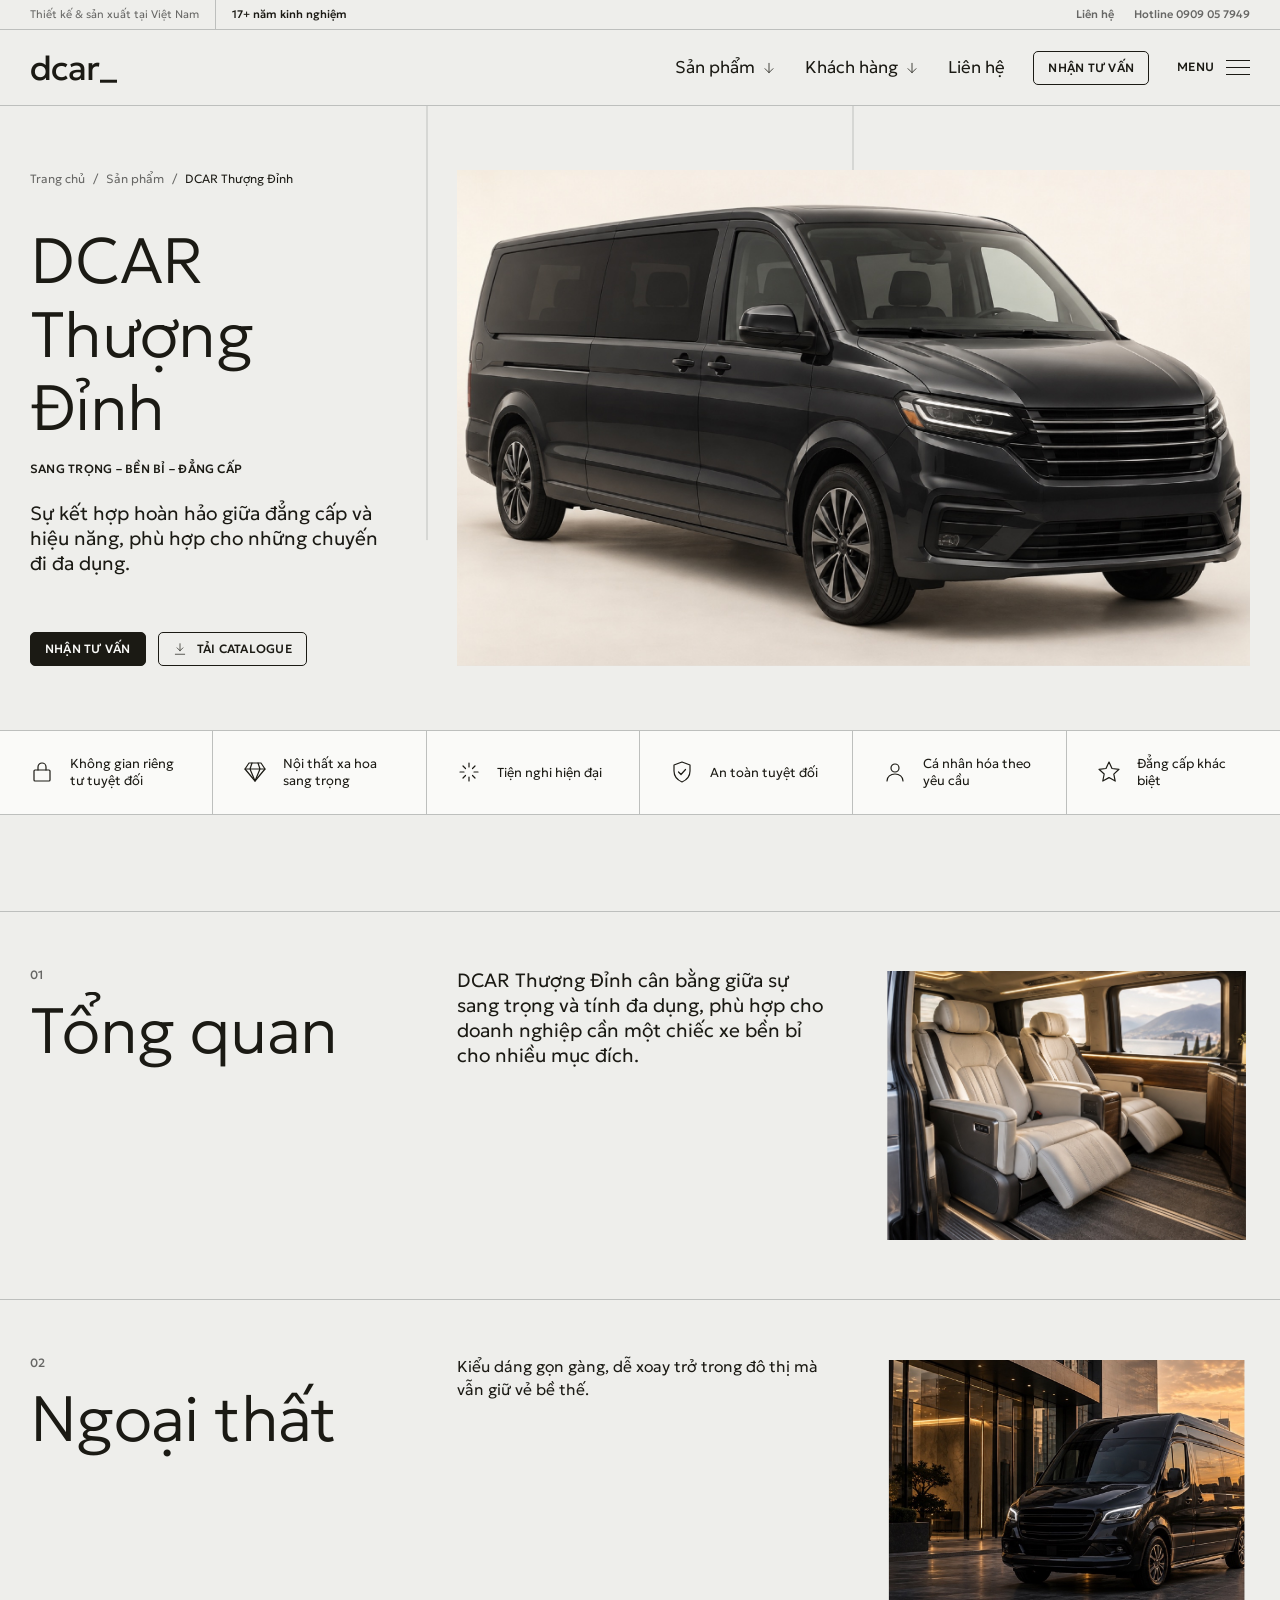
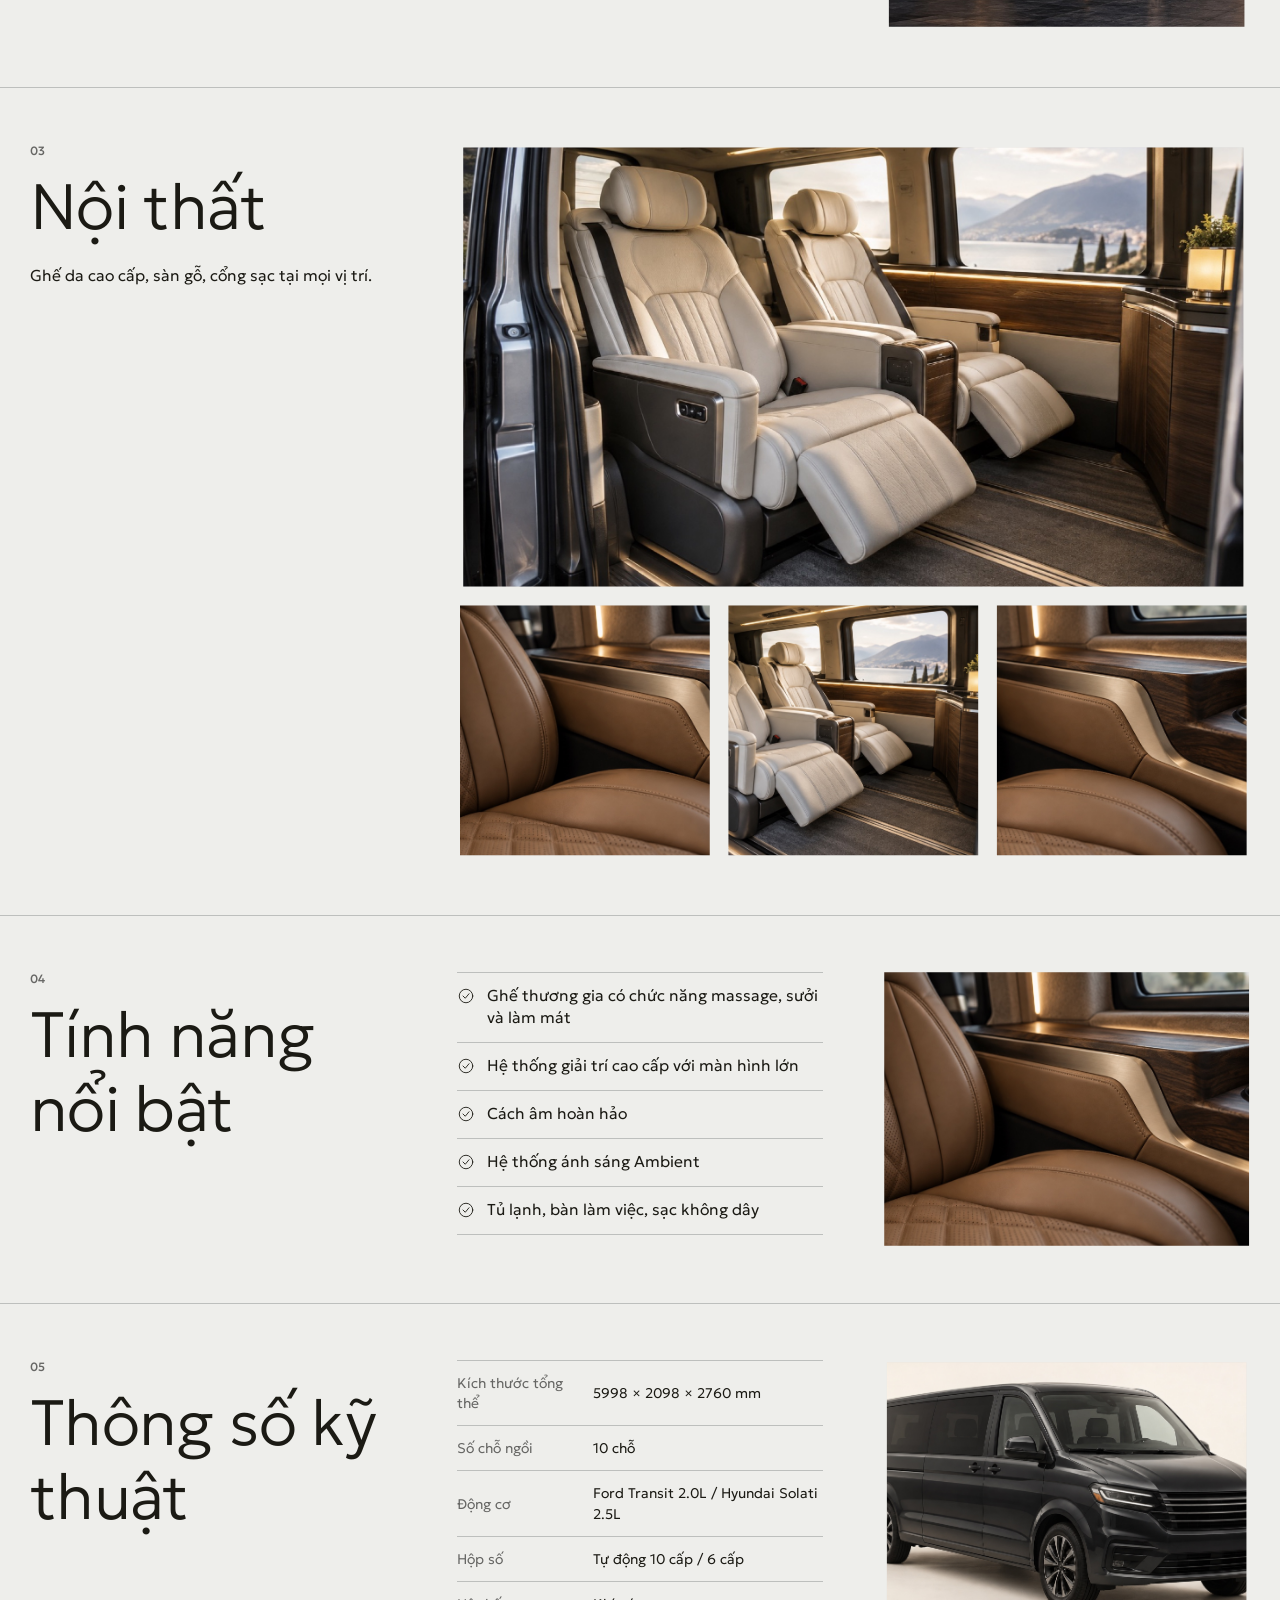
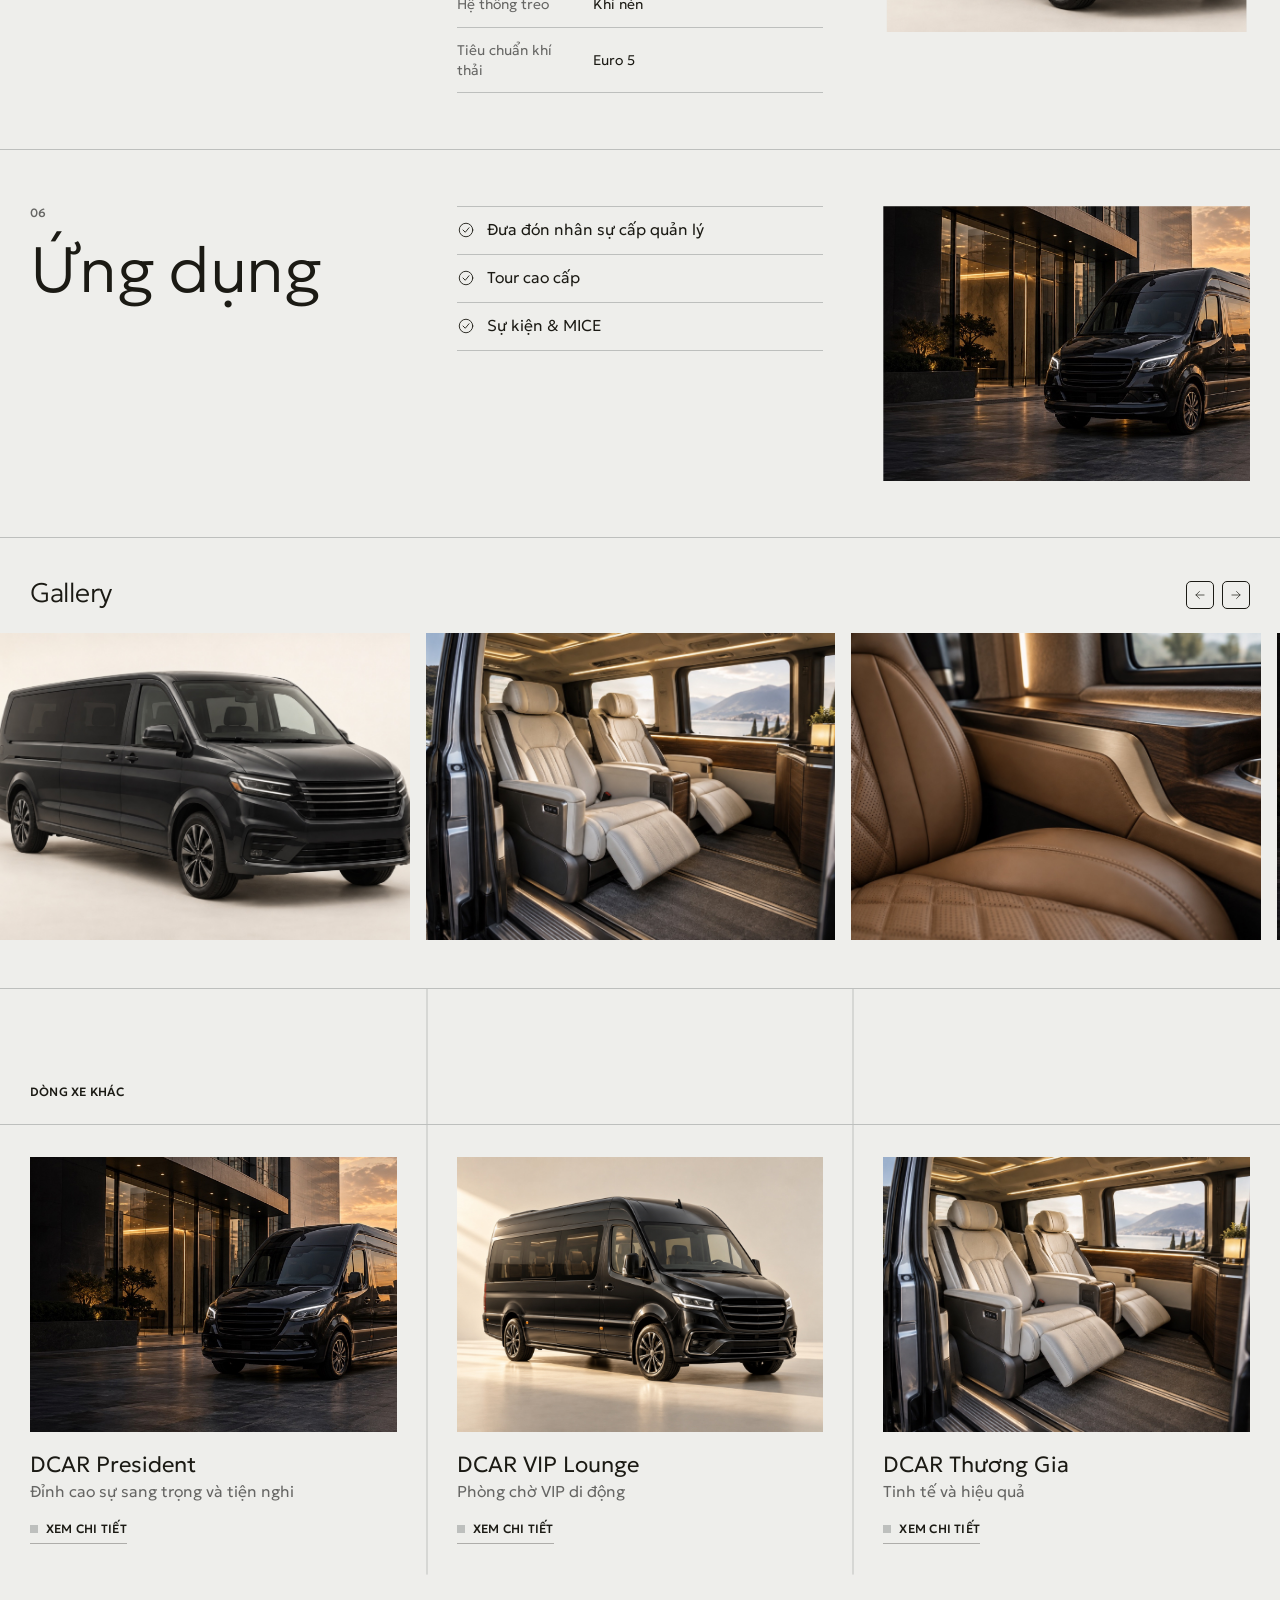
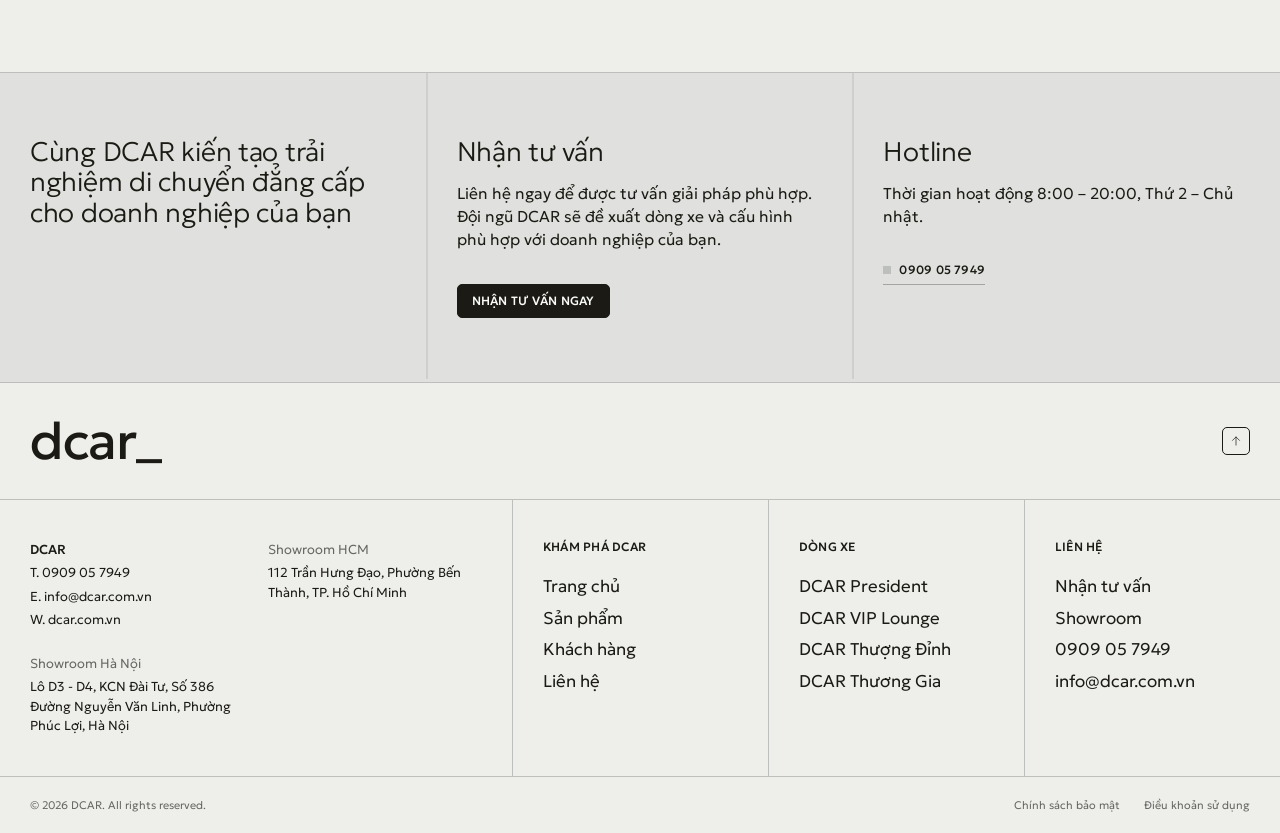
<file: san-pham-thuong-dinh.html>
<!DOCTYPE html>
<html lang="vi">
<head>
<meta charset="utf-8">
<meta name="viewport" content="width=device-width, initial-scale=1">
<title>DCAR Thượng Đỉnh | DCAR</title>
<meta name="description" content="DCAR Thượng Đỉnh cân bằng giữa sự sang trọng và tính đa dụng, phù hợp cho doanh nghiệp cần một chiếc xe bền bỉ cho nhiều mục đích.">
<meta name="theme-color" content="#eeeeeb">
<link rel="icon" href="favicon.ico">
<link rel="stylesheet" href="style.css">
<script src="script.js"></script>
</head>
<body class="page-product">
<div class="preloader" aria-hidden="true"><span class="preloader__col"></span><span class="preloader__col"></span><span class="preloader__col"></span><p class="preloader__logo"><span><b>d</b></span><span><b>c</b></span><span><b>a</b></span><span><b>r</b></span><span><b>_</b></span></p></div>
<div class="menu-overlay" data-menu-overlay aria-hidden="true"></div>
<header class="site-header" data-header>
  <div class="topbar">
    <div class="topbar__left"><span>Thiết kế &amp; sản xuất tại Việt Nam</span><span class="topbar__exp">17+ năm kinh nghiệm</span></div>
    <div class="topbar__right"><a href="lien-he.html">Liên hệ</a><a href="tel:0909057949">Hotline&nbsp;0909&nbsp;05&nbsp;7949</a></div>
  </div>
  <div class="navbar">
    <a class="logo" href="index.html" aria-label="DCAR — Trang chủ">dcar<span class="logo__bar"></span></a>
    <nav class="nav" aria-label="Điều hướng chính">
      <button class="nav__tab" type="button" data-menu-toggle="products" aria-expanded="false" aria-controls="mega">Sản phẩm <svg class="icon" width="16" height="16" viewBox="0 0 24 24" fill="none" stroke="currentColor" stroke-width="1.2" stroke-linecap="round" stroke-linejoin="round" aria-hidden="true"><path d="M12 5v14M6 13l6 6 6-6"/></svg></button>
      <button class="nav__tab" type="button" data-menu-toggle="clients" aria-expanded="false" aria-controls="mega">Khách hàng <svg class="icon" width="16" height="16" viewBox="0 0 24 24" fill="none" stroke="currentColor" stroke-width="1.2" stroke-linecap="round" stroke-linejoin="round" aria-hidden="true"><path d="M12 5v14M6 13l6 6 6-6"/></svg></button>
      <a class="nav__link" href="lien-he.html">Liên hệ</a>
      <a class="btn nav__cta" href="lien-he.html">Nhận tư vấn</a>
      <button class="burger" type="button" data-menu-toggle="menu" aria-expanded="false" aria-controls="mega">
        <span class="t-label"><span class="burger__open">Menu</span><span class="burger__close">Đóng</span></span>
        <span class="burger__icon" aria-hidden="true"><span></span><span></span><span></span></span>
      </button>
    </nav>
  </div>
  <div class="mega" id="mega" data-mega>
    <div class="mega__panel grid3" data-menu-panel="products">
      <div class="mega-products__media" data-mi>
        <div class="mega-products__img is-active" data-hover-img="0"><img class="fill-img" src="media/executive-van-hero.jpg" alt="Xe DCAR đỗ trước tòa nhà văn phòng lúc hoàng hôn" width="2000" height="1000" loading="lazy" decoding="async"></div><div class="mega-products__img" data-hover-img="1"><img class="fill-img" src="media/studio-van.jpg" alt="Xe DCAR màu đen chụp trong studio" width="2000" height="1500" loading="lazy" decoding="async"></div><div class="mega-products__img" data-hover-img="2"><img class="fill-img" src="media/studio-van-compact.jpg" alt="Xe DCAR phiên bản gọn chụp trong studio" width="2000" height="1333" loading="lazy" decoding="async"></div><div class="mega-products__img" data-hover-img="3"><img class="fill-img" src="media/executive-cabin.jpg" alt="Khoang hành khách DCAR với ghế da thương gia" width="2000" height="1333" loading="lazy" decoding="async"></div>
      </div>
      <div class="mega-col md-bl">
        <p class="t-label mb-6" data-mi>Dòng xe</p>
        <ul class="mega-list"><li data-mi><a class="t-menu" href="san-pham-president.html" data-hover="0">DCAR President<svg class="icon" width="22" height="22" viewBox="0 0 24 24" fill="none" stroke="currentColor" stroke-width="1.2" stroke-linecap="round" stroke-linejoin="round" aria-hidden="true"><path d="M5 12h14M13 6l6 6-6 6"/></svg></a></li><li data-mi><a class="t-menu" href="san-pham-vip-lounge.html" data-hover="1">DCAR VIP Lounge<svg class="icon" width="22" height="22" viewBox="0 0 24 24" fill="none" stroke="currentColor" stroke-width="1.2" stroke-linecap="round" stroke-linejoin="round" aria-hidden="true"><path d="M5 12h14M13 6l6 6-6 6"/></svg></a></li><li data-mi><a class="t-menu" href="san-pham-thuong-dinh.html" data-hover="2">DCAR Thượng Đỉnh<svg class="icon" width="22" height="22" viewBox="0 0 24 24" fill="none" stroke="currentColor" stroke-width="1.2" stroke-linecap="round" stroke-linejoin="round" aria-hidden="true"><path d="M5 12h14M13 6l6 6-6 6"/></svg></a></li><li data-mi><a class="t-menu" href="san-pham-thuong-gia.html" data-hover="3">DCAR Thương Gia<svg class="icon" width="22" height="22" viewBox="0 0 24 24" fill="none" stroke="currentColor" stroke-width="1.2" stroke-linecap="round" stroke-linejoin="round" aria-hidden="true"><path d="M5 12h14M13 6l6 6-6 6"/></svg></a></li></ul>
        <div class="mega-tags t-body muted mt-6 mw-xs" data-mi><p data-hover-tag="0" class="is-active">Đỉnh cao của sự riêng tư &amp; đẳng cấp</p><p data-hover-tag="1">Your private lounge</p><p data-hover-tag="2">Sang trọng – Bền bỉ – Đẳng cấp</p><p data-hover-tag="3">Tinh tế nội thất – Hiện đại – Hiệu quả</p></div>
      </div>
      <div class="mega-col md-bl stack-between">
        <div>
          <p class="t-label mb-6" data-mi>Giải pháp cho doanh nghiệp</p>
          <ul class="mega-solutions"><li class="t-body" data-mi><svg class="icon" width="18" height="18" viewBox="0 0 24 24" fill="none" stroke="currentColor" stroke-width="1.2" stroke-linecap="round" stroke-linejoin="round" aria-hidden="true"><circle cx="12" cy="8" r="4"/><path d="M4 21c0-4.4 3.6-7 8-7s8 2.6 8 7"/></svg>Lãnh đạo &amp; Executive</li><li class="t-body" data-mi><svg class="icon" width="18" height="18" viewBox="0 0 24 24" fill="none" stroke="currentColor" stroke-width="1.2" stroke-linecap="round" stroke-linejoin="round" aria-hidden="true"><circle cx="12" cy="7" r="4"/><path d="M4 21c0-4 3-6.5 6.5-7"/><path d="m16.5 14 1.2 2.4 2.6.4-1.9 1.8.5 2.6-2.4-1.3-2.3 1.3.4-2.6-1.9-1.8 2.7-.4z"/></svg>Đón tiếp khách hàng/VIP</li><li class="t-body" data-mi><svg class="icon" width="18" height="18" viewBox="0 0 24 24" fill="none" stroke="currentColor" stroke-width="1.2" stroke-linecap="round" stroke-linejoin="round" aria-hidden="true"><circle cx="12" cy="7" r="3"/><circle cx="5" cy="10" r="2.2"/><circle cx="19" cy="10" r="2.2"/><path d="M6.5 20c0-3.3 2.5-5.5 5.5-5.5s5.5 2.2 5.5 5.5M1.5 20c0-2.5 1.5-4.3 3.5-4.6M22.5 20c0-2.5-1.5-4.3-3.5-4.6"/></svg>Đưa đón nhân sự</li><li class="t-body" data-mi><svg class="icon" width="18" height="18" viewBox="0 0 24 24" fill="none" stroke="currentColor" stroke-width="1.2" stroke-linecap="round" stroke-linejoin="round" aria-hidden="true"><rect x="4" y="3" width="10" height="18"/><path d="M14 9h6v12H2M7 7h1M10 7h1M7 11h1M10 11h1M7 15h1M10 15h1M17 13h1M17 17h1"/></svg>Hotel/Resorts &amp; Hospitality</li><li class="t-body" data-mi><svg class="icon" width="18" height="18" viewBox="0 0 24 24" fill="none" stroke="currentColor" stroke-width="1.2" stroke-linecap="round" stroke-linejoin="round" aria-hidden="true"><path d="M12 22s7-6.5 7-12a7 7 0 0 0-14 0c0 5.5 7 12 7 12z"/><circle cx="12" cy="10" r="2.5"/></svg>Khai đoàn tour cao cấp</li><li class="t-body" data-mi><svg class="icon" width="18" height="18" viewBox="0 0 24 24" fill="none" stroke="currentColor" stroke-width="1.2" stroke-linecap="round" stroke-linejoin="round" aria-hidden="true"><path d="M6 2h9l5 5v15H6z"/><path d="M14 2v6h6M9 13h8M9 17h8"/></svg>Sự kiện &amp; MICE</li></ul>
        </div>
        <div class="mt-10" data-mi><a class="btn-link" href="san-pham.html">Tất cả sản phẩm</a></div>
      </div>
    </div>
    <div class="mega__panel grid3" data-menu-panel="clients">
      <div class="mega-col stack-between">
        <div><p class="t-label mb-4" data-mi>Khách hàng DCAR</p><p class="t-h2 mw-xs" data-mi>Đồng hành cùng doanh nghiệp</p></div>
        <div class="mt-10" data-mi><a class="btn-link" href="khach-hang.html">Tất cả khách hàng</a></div>
      </div>
      <div class="mega-col md-bl mega-cards">
        <a class="mcard" href="khach-hang.html" data-mi><div class="media media--zoom"><img class="fill-img" src="media/executive-van-hero.jpg" alt="Xe DCAR đỗ trước tòa nhà văn phòng lúc hoàng hôn" width="2000" height="1000" loading="lazy" decoding="async"></div><p class="mcard__model">President</p><p class="t-card">Bắc Ninh FC</p><span class="btn-link mt-3">Xem</span></a><a class="mcard" href="khach-hang.html" data-mi><div class="media media--zoom"><img class="fill-img" src="media/executive-cabin.jpg" alt="Khoang hành khách DCAR với ghế da thương gia" width="2000" height="1333" loading="lazy" decoding="async"></div><p class="mcard__model">Thương Gia</p><p class="t-card">FLC Group</p><span class="btn-link mt-3">Xem</span></a><a class="mcard" href="khach-hang.html" data-mi><div class="media media--zoom"><img class="fill-img" src="media/studio-van.jpg" alt="Xe DCAR màu đen chụp trong studio" width="2000" height="1500" loading="lazy" decoding="async"></div><p class="mcard__model">President</p><p class="t-card">VIN Group</p><span class="btn-link mt-3">Xem</span></a>
      </div>
    </div>
    <div class="mega__panel grid4" data-menu-panel="menu">
      <div class="mega-col md-span2">
        <p class="t-label mb-6" data-mi>Chào mừng đến DCAR</p>
        <div class="mega-big"><div data-mi><a href="index.html">Trang chủ<svg class="icon" width="26" height="26" viewBox="0 0 24 24" fill="none" stroke="currentColor" stroke-width="1.2" stroke-linecap="round" stroke-linejoin="round" aria-hidden="true"><path d="M5 12h14M13 6l6 6-6 6"/></svg></a></div><div data-mi><a href="san-pham.html" aria-current="page">Sản phẩm<svg class="icon" width="26" height="26" viewBox="0 0 24 24" fill="none" stroke="currentColor" stroke-width="1.2" stroke-linecap="round" stroke-linejoin="round" aria-hidden="true"><path d="M5 12h14M13 6l6 6-6 6"/></svg></a></div><div data-mi><a href="khach-hang.html">Khách hàng<svg class="icon" width="26" height="26" viewBox="0 0 24 24" fill="none" stroke="currentColor" stroke-width="1.2" stroke-linecap="round" stroke-linejoin="round" aria-hidden="true"><path d="M5 12h14M13 6l6 6-6 6"/></svg></a></div><div data-mi><a href="lien-he.html">Liên hệ<svg class="icon" width="26" height="26" viewBox="0 0 24 24" fill="none" stroke="currentColor" stroke-width="1.2" stroke-linecap="round" stroke-linejoin="round" aria-hidden="true"><path d="M5 12h14M13 6l6 6-6 6"/></svg></a></div></div>
      </div>
      <div class="mega-col md-bl">
        <p class="t-label mb-6" data-mi>Khám phá dòng xe</p>
        <div class="mega-plain"><div data-mi><a class="t-menu" href="san-pham-president.html">President</a></div><div data-mi><a class="t-menu" href="san-pham-vip-lounge.html">VIP Lounge</a></div><div data-mi><a class="t-menu" href="san-pham-thuong-dinh.html">Thượng Đỉnh</a></div><div data-mi><a class="t-menu" href="san-pham-thuong-gia.html">Thương Gia</a></div></div>
      </div>
      <div class="mega-col md-bl">
        <p class="t-label mb-6" data-mi>Hỗ trợ dự án</p>
        <div class="mega-plain"><div data-mi><a class="t-menu" href="lien-he.html">Nhận tư vấn</a></div><div data-mi><a class="t-menu" href="lien-he.html">Showroom</a></div><div data-mi><a class="t-menu" href="tel:0909057949">Hotline</a></div><div data-mi><a class="t-menu" href="mailto:info@dcar.com.vn">Email</a></div></div>
      </div>
      <div class="mega-social">
        <p class="t-label" data-mi>Theo dõi DCAR</p>
        <div class="mega-social__links" data-mi><a href="#">Facebook</a><a href="#">YouTube</a><a href="#">LinkedIn</a></div>
      </div>
    </div>
  </div>
</header>
<div id="main">
<main>
<section class="detail-hero">
  <div class="grid-lines" data-lines aria-hidden="true"><i class="gl-a"></i><i class="gl-b"></i></div>
  <div class="grid3">
    <div class="detail-hero__info">
      <div><nav class="crumbs" aria-label="Breadcrumb"><a href="index.html">Trang chủ</a><span aria-hidden="true">/</span><a href="san-pham.html">Sản phẩm</a><span aria-hidden="true">/</span><span aria-current="page">DCAR Thượng Đỉnh</span></nav><h1 class="t-h1" data-split data-split-now>DCAR Thượng Đỉnh</h1><p class="t-label mt-5">Sang trọng – Bền bỉ – Đẳng cấp</p><p class="t-lead mt-6 mw-sm">Sự kết hợp hoàn hảo giữa đẳng cấp và hiệu năng, phù hợp cho những chuyến đi đa dụng.</p></div>
      <div class="btn-row"><a class="btn btn--ink" href="lien-he.html">Nhận tư vấn</a><a class="btn" href="#"><svg class="icon" width="14" height="14" viewBox="0 0 24 24" fill="none" stroke="currentColor" stroke-width="1.2" stroke-linecap="round" stroke-linejoin="round" aria-hidden="true"><path d="M12 3v12M7 10l5 5 5-5M4 21h16"/></svg>Tải catalogue</a></div>
    </div>
    <div class="detail-hero__media"><div class="reveal ar-16-10" data-reveal><div class="reveal__inner"><img class="fill-img op-60-50" src="media/studio-van-compact.jpg" alt="Xe DCAR phiên bản gọn chụp trong studio" width="2000" height="1333" fetchpriority="high" decoding="async"></div></div></div>
  </div>
</section>
<div class="usps" data-fade><div class="usp"><svg class="icon" width="24" height="24" viewBox="0 0 24 24" fill="none" stroke="currentColor" stroke-width="1.2" stroke-linecap="round" stroke-linejoin="round" aria-hidden="true"><rect x="4" y="10" width="16" height="11" rx="1"/><path d="M8 10V7a4 4 0 0 1 8 0v3"/></svg><span>Không gian riêng tư tuyệt đối</span></div><div class="usp"><svg class="icon" width="24" height="24" viewBox="0 0 24 24" fill="none" stroke="currentColor" stroke-width="1.2" stroke-linecap="round" stroke-linejoin="round" aria-hidden="true"><path d="M6 3h12l4 6-10 12L2 9z"/><path d="M2 9h20M9 3l-2 6 5 12 5-12-2-6"/></svg><span>Nội thất xa hoa sang trọng</span></div><div class="usp"><svg class="icon" width="24" height="24" viewBox="0 0 24 24" fill="none" stroke="currentColor" stroke-width="1.2" stroke-linecap="round" stroke-linejoin="round" aria-hidden="true"><path d="M12 3v4M12 17v4M3 12h4M17 12h4M6 6l2.5 2.5M15.5 15.5 18 18M6 18l2.5-2.5M15.5 8.5 18 6"/></svg><span>Tiện nghi hiện đại</span></div><div class="usp"><svg class="icon" width="24" height="24" viewBox="0 0 24 24" fill="none" stroke="currentColor" stroke-width="1.2" stroke-linecap="round" stroke-linejoin="round" aria-hidden="true"><path d="M12 2 4 5v6c0 5 3.5 9 8 11 4.5-2 8-6 8-11V5z"/><path d="m8.5 12 2.5 2.5 4.5-5"/></svg><span>An toàn tuyệt đối</span></div><div class="usp"><svg class="icon" width="24" height="24" viewBox="0 0 24 24" fill="none" stroke="currentColor" stroke-width="1.2" stroke-linecap="round" stroke-linejoin="round" aria-hidden="true"><circle cx="12" cy="8" r="4"/><path d="M4 21c0-4.4 3.6-7 8-7s8 2.6 8 7"/></svg><span>Cá nhân hóa theo yêu cầu</span></div><div class="usp"><svg class="icon" width="24" height="24" viewBox="0 0 24 24" fill="none" stroke="currentColor" stroke-width="1.2" stroke-linecap="round" stroke-linejoin="round" aria-hidden="true"><path d="m12 2 3 6.5 7 .8-5.2 4.8 1.4 7L12 17.6 5.8 21l1.4-7L2 9.3l7-.8z"/></svg><span>Đẳng cấp khác biệt</span></div></div>
<div class="section space-top">
  <div class="grid-lines" data-lines aria-hidden="true"><i class="gl-a"></i><i class="gl-b"></i></div>
  <section class="drow">
    <div class="drow__cell"><p class="t-label mb-4 muted">01</p><h2 class="t-h1" data-split>Tổng quan</h2></div>
    <div class="drow__cell t-body"><p class="t-lead">DCAR Thượng Đỉnh cân bằng giữa sự sang trọng và tính đa dụng, phù hợp cho doanh nghiệp cần một chiếc xe bền bỉ cho nhiều mục đích.</p></div>
    <div class="drow__cell"><div class="reveal ar-4-3" data-reveal><div class="reveal__inner"><img class="fill-img" src="media/executive-cabin.jpg" alt="Khoang hành khách DCAR với ghế da thương gia" width="2000" height="1333" loading="lazy" decoding="async"></div></div></div>
  </section>
  <section class="drow">
    <div class="drow__cell"><p class="t-label mb-4 muted">02</p><h2 class="t-h1" data-split>Ngoại thất</h2></div>
    <div class="drow__cell t-body"><p>Kiểu dáng gọn gàng, dễ xoay trở trong đô thị mà vẫn giữ vẻ bề thế.</p></div>
    <div class="drow__cell"><div class="reveal ar-4-3" data-reveal><div class="reveal__inner"><img class="fill-img op-75-50" src="media/executive-van-hero.jpg" alt="Xe DCAR đỗ trước tòa nhà văn phòng lúc hoàng hôn" width="2000" height="1000" loading="lazy" decoding="async"></div></div></div>
  </section>
  <section class="drow">
    <div class="drow__cell"><p class="t-label mb-4 muted">03</p><h2 class="t-h1" data-split>Nội thất</h2><div class="t-body mt-6 mw-sm"><p>Ghế da cao cấp, sàn gỗ, cổng sạc tại mọi vị trí.</p></div></div>
    <div class="drow__cell drow__wide"><div class="interior-grid"><div class="reveal span3 ar-16-9" data-reveal><div class="reveal__inner"><img class="fill-img" src="media/executive-cabin.jpg" alt="Khoang hành khách DCAR với ghế da thương gia" width="2000" height="1333" loading="lazy" decoding="async"></div></div><div class="reveal ar-1" data-reveal><div class="reveal__inner"><img class="fill-img op-20-50" src="media/material-detail.jpg" alt="Chi tiết da, gỗ và kim loại trong nội thất DCAR" width="2000" height="1333" loading="lazy" decoding="async"></div></div><div class="reveal ar-1" data-reveal><div class="reveal__inner"><img class="fill-img op-85-50" src="media/executive-cabin.jpg" alt="Khoang hành khách DCAR với ghế da thương gia" width="2000" height="1333" loading="lazy" decoding="async"></div></div><div class="reveal ar-1" data-reveal><div class="reveal__inner"><img class="fill-img op-90-40" src="media/material-detail.jpg" alt="Chi tiết da, gỗ và kim loại trong nội thất DCAR" width="2000" height="1333" loading="lazy" decoding="async"></div></div></div></div>
  </section>
  <section class="drow">
    <div class="drow__cell"><p class="t-label mb-4 muted">04</p><h2 class="t-h1" data-split>Tính năng nổi bật</h2></div>
    <div class="drow__cell t-body"><ul class="check-list"><li><svg class="icon" width="18" height="18" viewBox="0 0 24 24" fill="none" stroke="currentColor" stroke-width="1.2" stroke-linecap="round" stroke-linejoin="round" aria-hidden="true"><circle cx="12" cy="12" r="9"/><path d="m8 12 3 3 5-6"/></svg>Ghế thương gia có chức năng massage, sưởi và làm mát</li><li><svg class="icon" width="18" height="18" viewBox="0 0 24 24" fill="none" stroke="currentColor" stroke-width="1.2" stroke-linecap="round" stroke-linejoin="round" aria-hidden="true"><circle cx="12" cy="12" r="9"/><path d="m8 12 3 3 5-6"/></svg>Hệ thống giải trí cao cấp với màn hình lớn</li><li><svg class="icon" width="18" height="18" viewBox="0 0 24 24" fill="none" stroke="currentColor" stroke-width="1.2" stroke-linecap="round" stroke-linejoin="round" aria-hidden="true"><circle cx="12" cy="12" r="9"/><path d="m8 12 3 3 5-6"/></svg>Cách âm hoàn hảo</li><li><svg class="icon" width="18" height="18" viewBox="0 0 24 24" fill="none" stroke="currentColor" stroke-width="1.2" stroke-linecap="round" stroke-linejoin="round" aria-hidden="true"><circle cx="12" cy="12" r="9"/><path d="m8 12 3 3 5-6"/></svg>Hệ thống ánh sáng Ambient</li><li><svg class="icon" width="18" height="18" viewBox="0 0 24 24" fill="none" stroke="currentColor" stroke-width="1.2" stroke-linecap="round" stroke-linejoin="round" aria-hidden="true"><circle cx="12" cy="12" r="9"/><path d="m8 12 3 3 5-6"/></svg>Tủ lạnh, bàn làm việc, sạc không dây</li></ul></div>
    <div class="drow__cell"><div class="reveal ar-4-3" data-reveal><div class="reveal__inner"><img class="fill-img" src="media/material-detail.jpg" alt="Chi tiết da, gỗ và kim loại trong nội thất DCAR" width="2000" height="1333" loading="lazy" decoding="async"></div></div></div>
  </section>
  <section class="drow">
    <div class="drow__cell"><p class="t-label mb-4 muted">05</p><h2 class="t-h1" data-split>Thông số kỹ thuật</h2></div>
    <div class="drow__cell t-body"><table class="spec-table"><tbody><tr><th scope="row">Kích thước tổng thể</th><td>5998 × 2098 × 2760 mm</td></tr><tr><th scope="row">Số chỗ ngồi</th><td>10 chỗ</td></tr><tr><th scope="row">Động cơ</th><td>Ford Transit 2.0L / Hyundai Solati 2.5L</td></tr><tr><th scope="row">Hộp số</th><td>Tự động 10 cấp / 6 cấp</td></tr><tr><th scope="row">Hệ thống treo</th><td>Khí nén</td></tr><tr><th scope="row">Tiêu chuẩn khí thải</th><td>Euro 5</td></tr></tbody></table></div>
    <div class="drow__cell"><div class="reveal ar-4-3" data-reveal><div class="reveal__inner"><img class="fill-img" src="media/studio-van-compact.jpg" alt="Xe DCAR phiên bản gọn chụp trong studio" width="2000" height="1333" loading="lazy" decoding="async"></div></div></div>
  </section>
  <section class="drow">
    <div class="drow__cell"><p class="t-label mb-4 muted">06</p><h2 class="t-h1" data-split>Ứng dụng</h2></div>
    <div class="drow__cell t-body"><ul class="check-list"><li><svg class="icon" width="18" height="18" viewBox="0 0 24 24" fill="none" stroke="currentColor" stroke-width="1.2" stroke-linecap="round" stroke-linejoin="round" aria-hidden="true"><circle cx="12" cy="12" r="9"/><path d="m8 12 3 3 5-6"/></svg>Đưa đón nhân sự cấp quản lý</li><li><svg class="icon" width="18" height="18" viewBox="0 0 24 24" fill="none" stroke="currentColor" stroke-width="1.2" stroke-linecap="round" stroke-linejoin="round" aria-hidden="true"><circle cx="12" cy="12" r="9"/><path d="m8 12 3 3 5-6"/></svg>Tour cao cấp</li><li><svg class="icon" width="18" height="18" viewBox="0 0 24 24" fill="none" stroke="currentColor" stroke-width="1.2" stroke-linecap="round" stroke-linejoin="round" aria-hidden="true"><circle cx="12" cy="12" r="9"/><path d="m8 12 3 3 5-6"/></svg>Sự kiện &amp; MICE</li></ul></div>
    <div class="drow__cell"><div class="reveal ar-4-3" data-reveal><div class="reveal__inner"><img class="fill-img op-55-50" src="media/executive-van-hero.jpg" alt="Xe DCAR đỗ trước tòa nhà văn phòng lúc hoàng hôn" width="2000" height="1000" loading="lazy" decoding="async"></div></div></div>
  </section>
</div>
<section class="gallery-section" data-slider>
  <div class="slider__head"><h2 class="t-h2">Gallery</h2><div class="slider__ctrls"><button class="btn-square" type="button" data-slider-prev aria-label="Trước"><svg class="icon" width="14" height="14" viewBox="0 0 24 24" fill="none" stroke="currentColor" stroke-width="1.2" stroke-linecap="round" stroke-linejoin="round" aria-hidden="true"><path d="M19 12H5M11 6l-6 6 6 6"/></svg></button><button class="btn-square" type="button" data-slider-next aria-label="Sau"><svg class="icon" width="14" height="14" viewBox="0 0 24 24" fill="none" stroke="currentColor" stroke-width="1.2" stroke-linecap="round" stroke-linejoin="round" aria-hidden="true"><path d="M5 12h14M13 6l6 6-6 6"/></svg></button></div></div>
  <section class="slider__track" data-slider-track aria-label="Gallery DCAR Thượng Đỉnh">
    <div class="slide-gallery"><img class="fill-img" src="media/studio-van-compact.jpg" alt="Xe DCAR phiên bản gọn chụp trong studio" width="2000" height="1333" loading="lazy" decoding="async"></div>
    <div class="slide-gallery"><img class="fill-img op-40-50" src="media/executive-cabin.jpg" alt="Khoang hành khách DCAR với ghế da thương gia" width="2000" height="1333" loading="lazy" decoding="async"></div>
    <div class="slide-gallery"><img class="fill-img" src="media/material-detail.jpg" alt="Chi tiết da, gỗ và kim loại trong nội thất DCAR" width="2000" height="1333" loading="lazy" decoding="async"></div>
    <div class="slide-gallery"><img class="fill-img op-70-50" src="media/executive-van-hero.jpg" alt="Xe DCAR đỗ trước tòa nhà văn phòng lúc hoàng hôn" width="2000" height="1000" loading="lazy" decoding="async"></div>
    <div class="slide-gallery"><img class="fill-img" src="media/studio-van-compact.jpg" alt="Xe DCAR phiên bản gọn chụp trong studio" width="2000" height="1333" loading="lazy" decoding="async"></div>
    <div class="slide-gallery"><img class="fill-img" src="media/studio-van.jpg" alt="Xe DCAR màu đen chụp trong studio" width="2000" height="1500" loading="lazy" decoding="async"></div>
  </section>
</section>
<section class="section">
  <div class="grid-lines" data-lines aria-hidden="true"><i class="gl-a"></i><i class="gl-b"></i></div>
  <div class="others__head"><p class="t-label">Dòng xe khác</p></div>
  <div class="grid3">
    <a class="other-card" href="san-pham-president.html"><div class="media media--zoom ar-4-3"><img class="fill-img" src="media/executive-van-hero.jpg" alt="Xe DCAR đỗ trước tòa nhà văn phòng lúc hoàng hôn" width="2000" height="1000" loading="lazy" decoding="async"></div><p class="t-card-lg mt-4">DCAR President</p><p class="t-body muted">Đỉnh cao sự sang trọng và tiện nghi</p><span class="btn-link mt-4">Xem chi tiết</span></a>
    <a class="other-card" href="san-pham-vip-lounge.html"><div class="media media--zoom ar-4-3"><img class="fill-img" src="media/studio-van.jpg" alt="Xe DCAR màu đen chụp trong studio" width="2000" height="1500" loading="lazy" decoding="async"></div><p class="t-card-lg mt-4">DCAR VIP Lounge</p><p class="t-body muted">Phòng chờ VIP di động</p><span class="btn-link mt-4">Xem chi tiết</span></a>
    <a class="other-card" href="san-pham-thuong-gia.html"><div class="media media--zoom ar-4-3"><img class="fill-img" src="media/executive-cabin.jpg" alt="Khoang hành khách DCAR với ghế da thương gia" width="2000" height="1333" loading="lazy" decoding="async"></div><p class="t-card-lg mt-4">DCAR Thương Gia</p><p class="t-body muted">Tinh tế và hiệu quả</p><span class="btn-link mt-4">Xem chi tiết</span></a>
  </div>
</section>
<section class="cta3 space-top">
  <div class="grid-lines" data-lines aria-hidden="true"><i class="gl-a"></i><i class="gl-b"></i></div>
  <div class="grid3" data-fade>
    <div class="cta3__cell"><h2 class="t-h2 mw-sm">Cùng DCAR kiến tạo trải nghiệm di chuyển đẳng cấp cho doanh nghiệp của bạn</h2></div>
    <div class="cta3__cell"><h3 class="t-h2">Nhận tư vấn</h3><p class="t-body mt-4 mw-sm">Liên hệ ngay để được tư vấn giải pháp phù hợp. Đội ngũ DCAR sẽ đề xuất dòng xe và cấu hình phù hợp với doanh nghiệp của bạn.</p><a class="btn btn--ink mt-8" href="lien-he.html">Nhận tư vấn ngay</a></div>
    <div class="cta3__cell"><h3 class="t-h2">Hotline</h3><p class="t-body mt-4 mw-sm">Thời gian hoạt động 8:00 – 20:00, Thứ 2 – Chủ nhật.</p><a class="btn-link mt-8" href="tel:0909057949">0909&nbsp;05&nbsp;7949</a></div>
  </div>
</section>
</main>
<footer class="site-footer">
  <div class="site-footer__top">
    <p class="logo logo--lg">dcar<span class="logo__bar"></span></p>
    <button class="btn-square" type="button" data-to-top aria-label="Lên đầu trang"><svg class="icon" width="14" height="14" viewBox="0 0 24 24" fill="none" stroke="currentColor" stroke-width="1.2" stroke-linecap="round" stroke-linejoin="round" aria-hidden="true"><path d="M12 19V5M6 11l6-6 6 6"/></svg></button>
  </div>
  <div class="site-footer__grid">
    <div class="site-footer__info">
      <div><p class="fw-500">DCAR</p><p>T. 0909&nbsp;05&nbsp;7949</p><p>E. info@dcar.com.vn</p><p>W. dcar.com.vn</p></div>
      <div><p class="muted">Showroom HCM</p><p class="addr">112 Trần Hưng Đạo, Phường Bến Thành, TP. Hồ Chí Minh</p></div><div><p class="muted">Showroom Hà Nội</p><p class="addr">Lô D3 - D4, KCN Đài Tư, Số 386 Đường Nguyễn Văn Linh, Phường Phúc Lợi, Hà Nội</p></div>
    </div>
    <div class="site-footer__col"><p class="t-label mb-5">Khám phá DCAR</p><ul><li><a href="index.html">Trang chủ</a></li><li><a href="san-pham.html">Sản phẩm</a></li><li><a href="khach-hang.html">Khách hàng</a></li><li><a href="lien-he.html">Liên hệ</a></li></ul></div><div class="site-footer__col"><p class="t-label mb-5">Dòng xe</p><ul><li><a href="san-pham-president.html">DCAR President</a></li><li><a href="san-pham-vip-lounge.html">DCAR VIP Lounge</a></li><li><a href="san-pham-thuong-dinh.html">DCAR Thượng Đỉnh</a></li><li><a href="san-pham-thuong-gia.html">DCAR Thương Gia</a></li></ul></div><div class="site-footer__col"><p class="t-label mb-5">Liên hệ</p><ul><li><a href="lien-he.html">Nhận tư vấn</a></li><li><a href="lien-he.html">Showroom</a></li><li><a href="tel:0909057949">0909&nbsp;05&nbsp;7949</a></li><li><a href="mailto:info@dcar.com.vn">info@dcar.com.vn</a></li></ul></div>
  </div>
  <div class="site-footer__bottom"><span>© 2026 DCAR. All rights reserved.</span><nav aria-label="Pháp lý"><a href="#">Chính sách bảo mật</a><a href="#">Điều khoản sử dụng</a></nav></div>
</footer>
</div>
<div class="page-transition" aria-hidden="true"><span></span><span></span><span></span></div>
<div class="drag-cursor" data-drag-cursor aria-hidden="true"><svg class="icon" width="14" height="14" viewBox="0 0 24 24" fill="none" stroke="currentColor" stroke-width="1.2" stroke-linecap="round" stroke-linejoin="round" aria-hidden="true"><path d="M19 12H5M11 6l-6 6 6 6"/></svg><svg class="icon" width="14" height="14" viewBox="0 0 24 24" fill="none" stroke="currentColor" stroke-width="1.2" stroke-linecap="round" stroke-linejoin="round" aria-hidden="true"><path d="M5 12h14M13 6l6 6-6 6"/></svg></div>
</body>
</html>
</file>
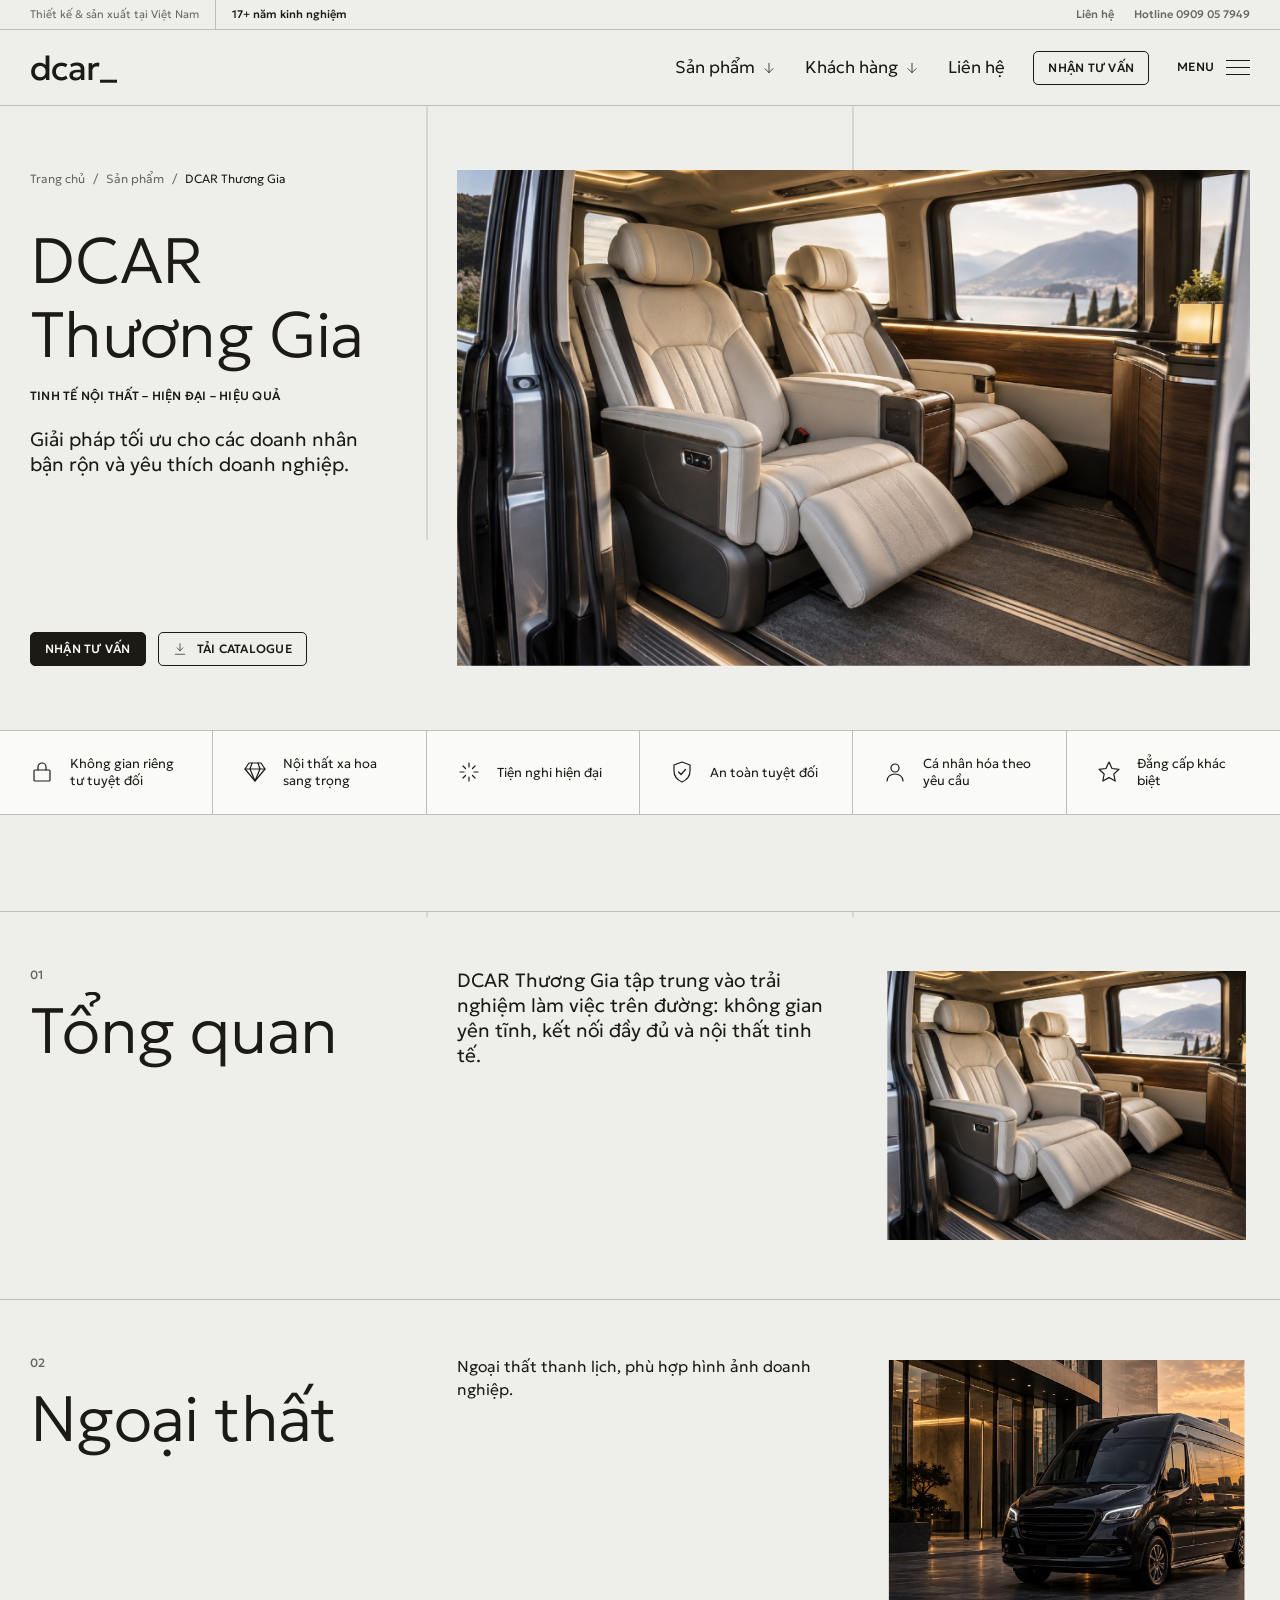
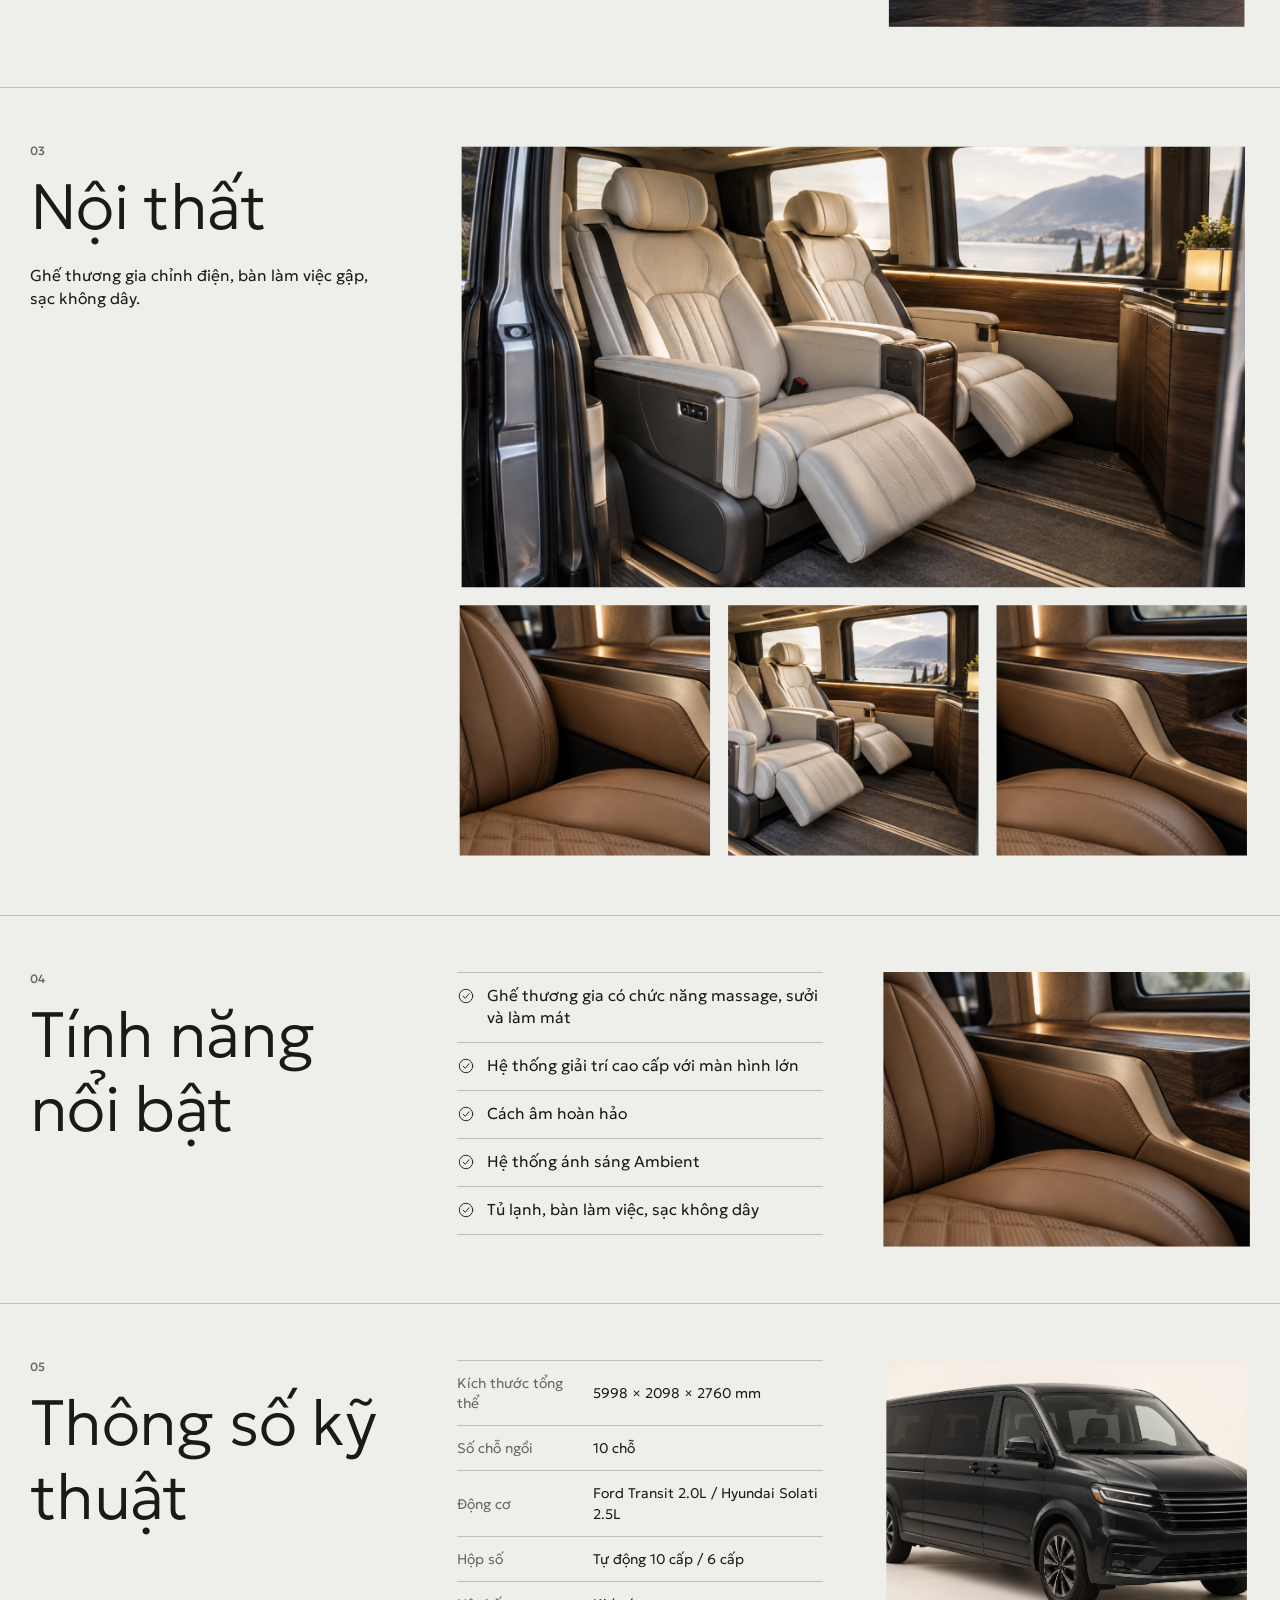
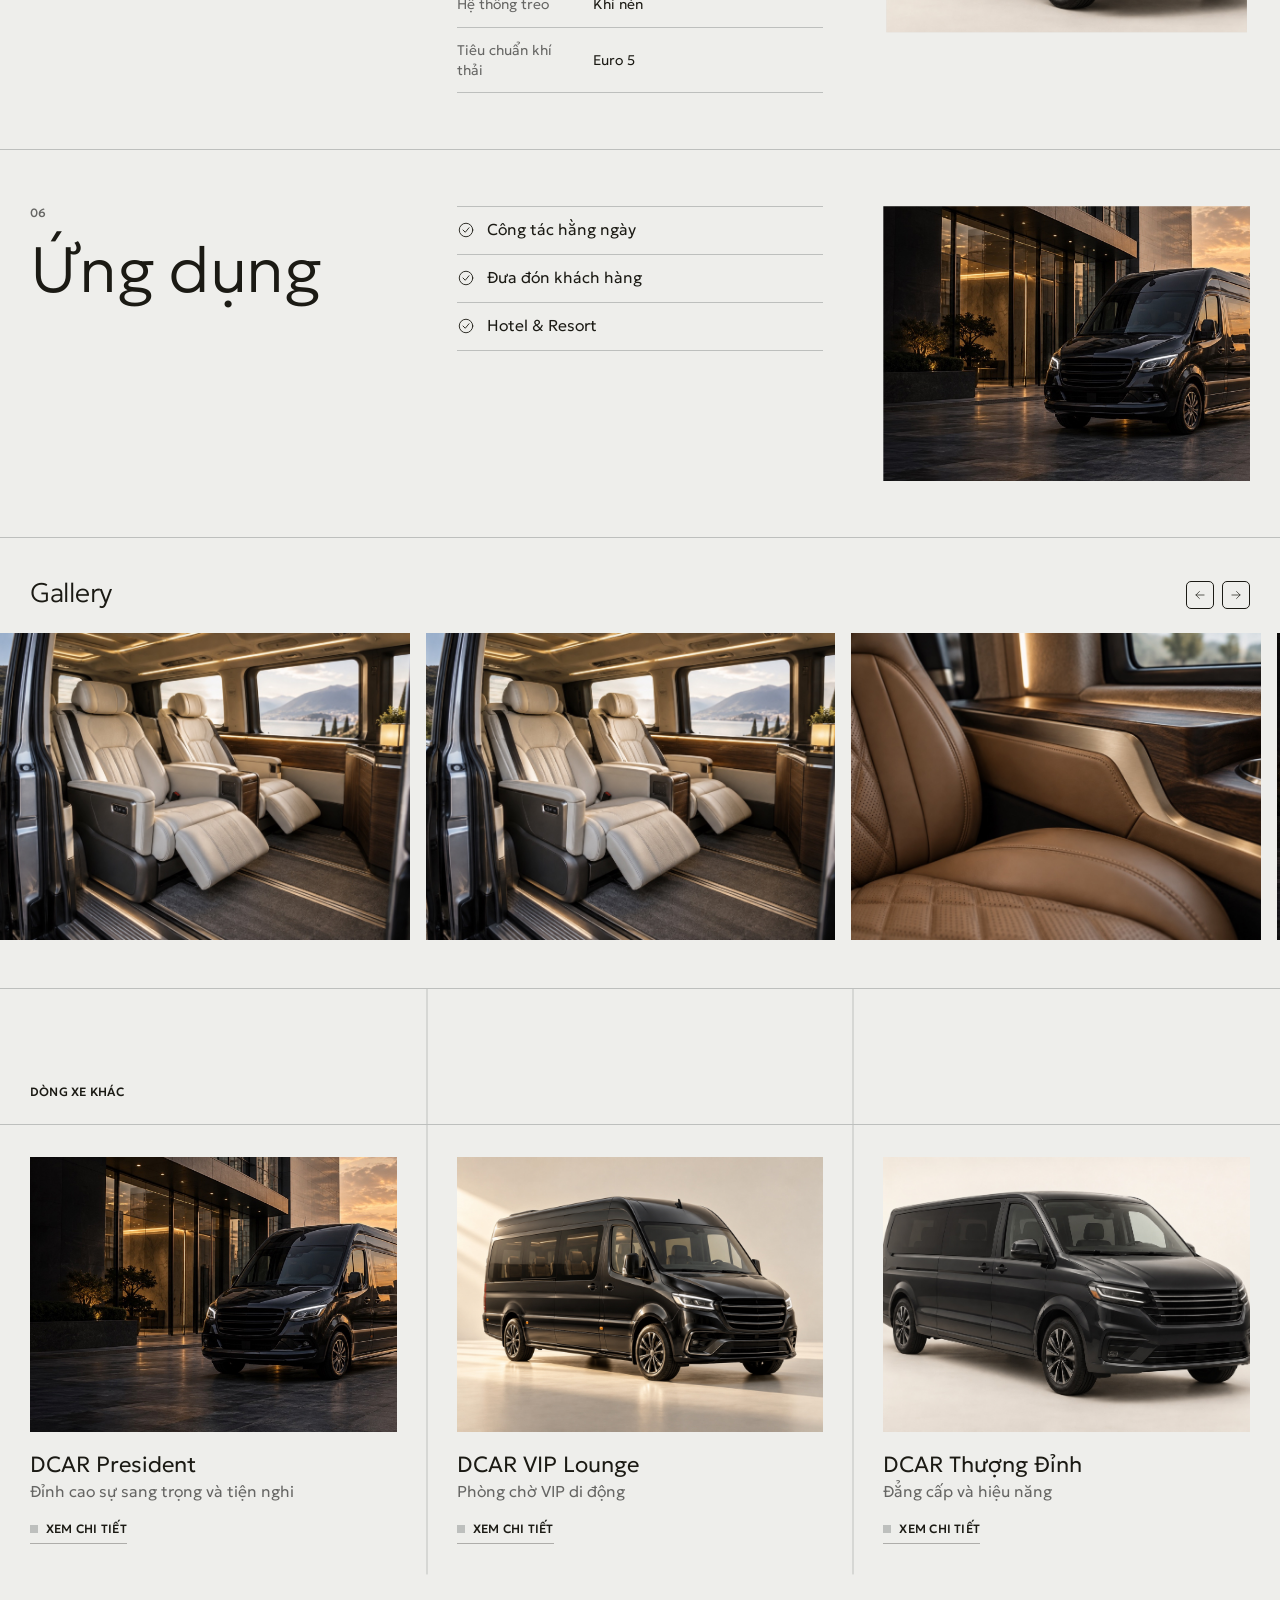
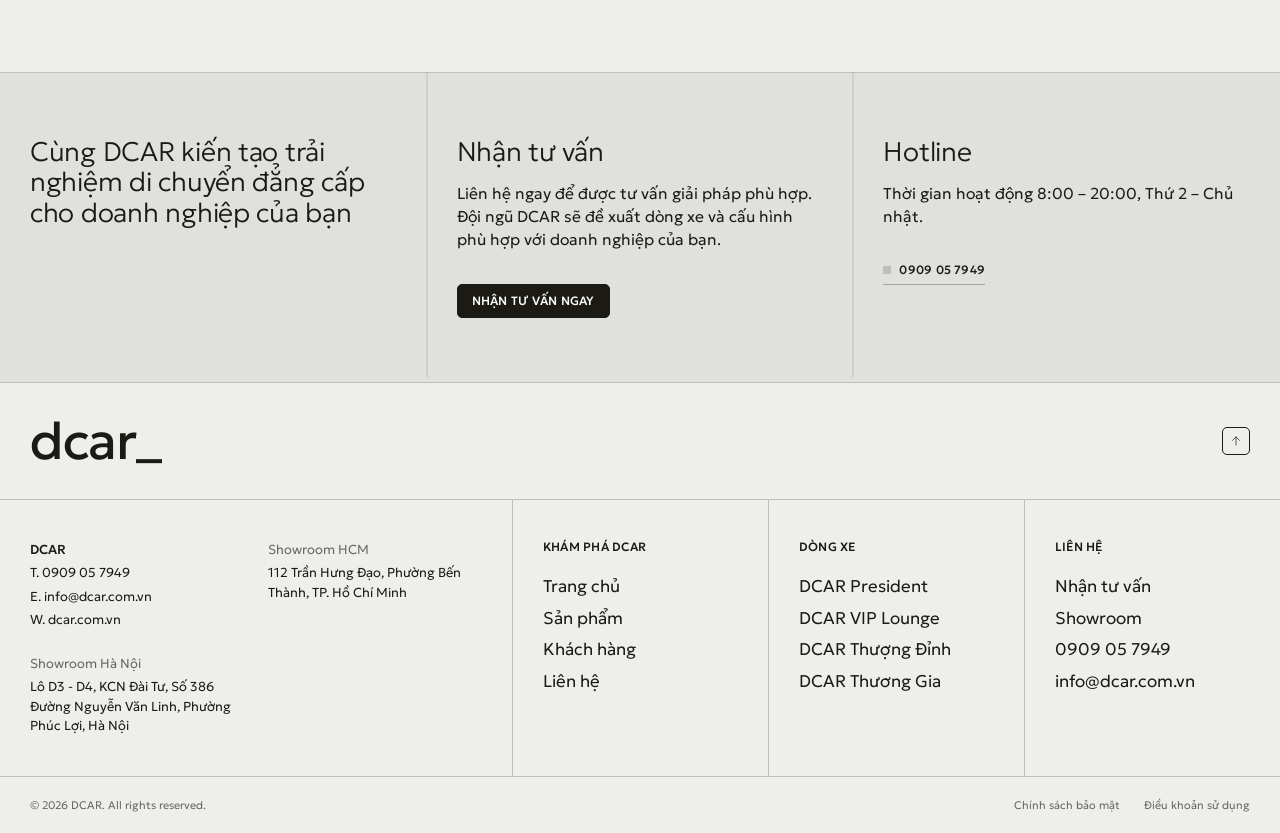
<file: san-pham-thuong-gia.html>
<!DOCTYPE html>
<html lang="vi">
<head>
<meta charset="utf-8">
<meta name="viewport" content="width=device-width, initial-scale=1">
<title>DCAR Thương Gia | DCAR</title>
<meta name="description" content="DCAR Thương Gia tập trung vào trải nghiệm làm việc trên đường: không gian yên tĩnh, kết nối đầy đủ và nội thất tinh tế.">
<meta name="theme-color" content="#eeeeeb">
<link rel="icon" href="favicon.ico">
<link rel="stylesheet" href="style.css">
<script src="script.js"></script>
</head>
<body class="page-product">
<div class="preloader" aria-hidden="true"><span class="preloader__col"></span><span class="preloader__col"></span><span class="preloader__col"></span><p class="preloader__logo"><span><b>d</b></span><span><b>c</b></span><span><b>a</b></span><span><b>r</b></span><span><b>_</b></span></p></div>
<div class="menu-overlay" data-menu-overlay aria-hidden="true"></div>
<header class="site-header" data-header>
  <div class="topbar">
    <div class="topbar__left"><span>Thiết kế &amp; sản xuất tại Việt Nam</span><span class="topbar__exp">17+ năm kinh nghiệm</span></div>
    <div class="topbar__right"><a href="lien-he.html">Liên hệ</a><a href="tel:0909057949">Hotline&nbsp;0909&nbsp;05&nbsp;7949</a></div>
  </div>
  <div class="navbar">
    <a class="logo" href="index.html" aria-label="DCAR — Trang chủ">dcar<span class="logo__bar"></span></a>
    <nav class="nav" aria-label="Điều hướng chính">
      <button class="nav__tab" type="button" data-menu-toggle="products" aria-expanded="false" aria-controls="mega">Sản phẩm <svg class="icon" width="16" height="16" viewBox="0 0 24 24" fill="none" stroke="currentColor" stroke-width="1.2" stroke-linecap="round" stroke-linejoin="round" aria-hidden="true"><path d="M12 5v14M6 13l6 6 6-6"/></svg></button>
      <button class="nav__tab" type="button" data-menu-toggle="clients" aria-expanded="false" aria-controls="mega">Khách hàng <svg class="icon" width="16" height="16" viewBox="0 0 24 24" fill="none" stroke="currentColor" stroke-width="1.2" stroke-linecap="round" stroke-linejoin="round" aria-hidden="true"><path d="M12 5v14M6 13l6 6 6-6"/></svg></button>
      <a class="nav__link" href="lien-he.html">Liên hệ</a>
      <a class="btn nav__cta" href="lien-he.html">Nhận tư vấn</a>
      <button class="burger" type="button" data-menu-toggle="menu" aria-expanded="false" aria-controls="mega">
        <span class="t-label"><span class="burger__open">Menu</span><span class="burger__close">Đóng</span></span>
        <span class="burger__icon" aria-hidden="true"><span></span><span></span><span></span></span>
      </button>
    </nav>
  </div>
  <div class="mega" id="mega" data-mega>
    <div class="mega__panel grid3" data-menu-panel="products">
      <div class="mega-products__media" data-mi>
        <div class="mega-products__img is-active" data-hover-img="0"><img class="fill-img" src="media/executive-van-hero.jpg" alt="Xe DCAR đỗ trước tòa nhà văn phòng lúc hoàng hôn" width="2000" height="1000" loading="lazy" decoding="async"></div><div class="mega-products__img" data-hover-img="1"><img class="fill-img" src="media/studio-van.jpg" alt="Xe DCAR màu đen chụp trong studio" width="2000" height="1500" loading="lazy" decoding="async"></div><div class="mega-products__img" data-hover-img="2"><img class="fill-img" src="media/studio-van-compact.jpg" alt="Xe DCAR phiên bản gọn chụp trong studio" width="2000" height="1333" loading="lazy" decoding="async"></div><div class="mega-products__img" data-hover-img="3"><img class="fill-img" src="media/executive-cabin.jpg" alt="Khoang hành khách DCAR với ghế da thương gia" width="2000" height="1333" loading="lazy" decoding="async"></div>
      </div>
      <div class="mega-col md-bl">
        <p class="t-label mb-6" data-mi>Dòng xe</p>
        <ul class="mega-list"><li data-mi><a class="t-menu" href="san-pham-president.html" data-hover="0">DCAR President<svg class="icon" width="22" height="22" viewBox="0 0 24 24" fill="none" stroke="currentColor" stroke-width="1.2" stroke-linecap="round" stroke-linejoin="round" aria-hidden="true"><path d="M5 12h14M13 6l6 6-6 6"/></svg></a></li><li data-mi><a class="t-menu" href="san-pham-vip-lounge.html" data-hover="1">DCAR VIP Lounge<svg class="icon" width="22" height="22" viewBox="0 0 24 24" fill="none" stroke="currentColor" stroke-width="1.2" stroke-linecap="round" stroke-linejoin="round" aria-hidden="true"><path d="M5 12h14M13 6l6 6-6 6"/></svg></a></li><li data-mi><a class="t-menu" href="san-pham-thuong-dinh.html" data-hover="2">DCAR Thượng Đỉnh<svg class="icon" width="22" height="22" viewBox="0 0 24 24" fill="none" stroke="currentColor" stroke-width="1.2" stroke-linecap="round" stroke-linejoin="round" aria-hidden="true"><path d="M5 12h14M13 6l6 6-6 6"/></svg></a></li><li data-mi><a class="t-menu" href="san-pham-thuong-gia.html" data-hover="3">DCAR Thương Gia<svg class="icon" width="22" height="22" viewBox="0 0 24 24" fill="none" stroke="currentColor" stroke-width="1.2" stroke-linecap="round" stroke-linejoin="round" aria-hidden="true"><path d="M5 12h14M13 6l6 6-6 6"/></svg></a></li></ul>
        <div class="mega-tags t-body muted mt-6 mw-xs" data-mi><p data-hover-tag="0" class="is-active">Đỉnh cao của sự riêng tư &amp; đẳng cấp</p><p data-hover-tag="1">Your private lounge</p><p data-hover-tag="2">Sang trọng – Bền bỉ – Đẳng cấp</p><p data-hover-tag="3">Tinh tế nội thất – Hiện đại – Hiệu quả</p></div>
      </div>
      <div class="mega-col md-bl stack-between">
        <div>
          <p class="t-label mb-6" data-mi>Giải pháp cho doanh nghiệp</p>
          <ul class="mega-solutions"><li class="t-body" data-mi><svg class="icon" width="18" height="18" viewBox="0 0 24 24" fill="none" stroke="currentColor" stroke-width="1.2" stroke-linecap="round" stroke-linejoin="round" aria-hidden="true"><circle cx="12" cy="8" r="4"/><path d="M4 21c0-4.4 3.6-7 8-7s8 2.6 8 7"/></svg>Lãnh đạo &amp; Executive</li><li class="t-body" data-mi><svg class="icon" width="18" height="18" viewBox="0 0 24 24" fill="none" stroke="currentColor" stroke-width="1.2" stroke-linecap="round" stroke-linejoin="round" aria-hidden="true"><circle cx="12" cy="7" r="4"/><path d="M4 21c0-4 3-6.5 6.5-7"/><path d="m16.5 14 1.2 2.4 2.6.4-1.9 1.8.5 2.6-2.4-1.3-2.3 1.3.4-2.6-1.9-1.8 2.7-.4z"/></svg>Đón tiếp khách hàng/VIP</li><li class="t-body" data-mi><svg class="icon" width="18" height="18" viewBox="0 0 24 24" fill="none" stroke="currentColor" stroke-width="1.2" stroke-linecap="round" stroke-linejoin="round" aria-hidden="true"><circle cx="12" cy="7" r="3"/><circle cx="5" cy="10" r="2.2"/><circle cx="19" cy="10" r="2.2"/><path d="M6.5 20c0-3.3 2.5-5.5 5.5-5.5s5.5 2.2 5.5 5.5M1.5 20c0-2.5 1.5-4.3 3.5-4.6M22.5 20c0-2.5-1.5-4.3-3.5-4.6"/></svg>Đưa đón nhân sự</li><li class="t-body" data-mi><svg class="icon" width="18" height="18" viewBox="0 0 24 24" fill="none" stroke="currentColor" stroke-width="1.2" stroke-linecap="round" stroke-linejoin="round" aria-hidden="true"><rect x="4" y="3" width="10" height="18"/><path d="M14 9h6v12H2M7 7h1M10 7h1M7 11h1M10 11h1M7 15h1M10 15h1M17 13h1M17 17h1"/></svg>Hotel/Resorts &amp; Hospitality</li><li class="t-body" data-mi><svg class="icon" width="18" height="18" viewBox="0 0 24 24" fill="none" stroke="currentColor" stroke-width="1.2" stroke-linecap="round" stroke-linejoin="round" aria-hidden="true"><path d="M12 22s7-6.5 7-12a7 7 0 0 0-14 0c0 5.5 7 12 7 12z"/><circle cx="12" cy="10" r="2.5"/></svg>Khai đoàn tour cao cấp</li><li class="t-body" data-mi><svg class="icon" width="18" height="18" viewBox="0 0 24 24" fill="none" stroke="currentColor" stroke-width="1.2" stroke-linecap="round" stroke-linejoin="round" aria-hidden="true"><path d="M6 2h9l5 5v15H6z"/><path d="M14 2v6h6M9 13h8M9 17h8"/></svg>Sự kiện &amp; MICE</li></ul>
        </div>
        <div class="mt-10" data-mi><a class="btn-link" href="san-pham.html">Tất cả sản phẩm</a></div>
      </div>
    </div>
    <div class="mega__panel grid3" data-menu-panel="clients">
      <div class="mega-col stack-between">
        <div><p class="t-label mb-4" data-mi>Khách hàng DCAR</p><p class="t-h2 mw-xs" data-mi>Đồng hành cùng doanh nghiệp</p></div>
        <div class="mt-10" data-mi><a class="btn-link" href="khach-hang.html">Tất cả khách hàng</a></div>
      </div>
      <div class="mega-col md-bl mega-cards">
        <a class="mcard" href="khach-hang.html" data-mi><div class="media media--zoom"><img class="fill-img" src="media/executive-van-hero.jpg" alt="Xe DCAR đỗ trước tòa nhà văn phòng lúc hoàng hôn" width="2000" height="1000" loading="lazy" decoding="async"></div><p class="mcard__model">President</p><p class="t-card">Bắc Ninh FC</p><span class="btn-link mt-3">Xem</span></a><a class="mcard" href="khach-hang.html" data-mi><div class="media media--zoom"><img class="fill-img" src="media/executive-cabin.jpg" alt="Khoang hành khách DCAR với ghế da thương gia" width="2000" height="1333" loading="lazy" decoding="async"></div><p class="mcard__model">Thương Gia</p><p class="t-card">FLC Group</p><span class="btn-link mt-3">Xem</span></a><a class="mcard" href="khach-hang.html" data-mi><div class="media media--zoom"><img class="fill-img" src="media/studio-van.jpg" alt="Xe DCAR màu đen chụp trong studio" width="2000" height="1500" loading="lazy" decoding="async"></div><p class="mcard__model">President</p><p class="t-card">VIN Group</p><span class="btn-link mt-3">Xem</span></a>
      </div>
    </div>
    <div class="mega__panel grid4" data-menu-panel="menu">
      <div class="mega-col md-span2">
        <p class="t-label mb-6" data-mi>Chào mừng đến DCAR</p>
        <div class="mega-big"><div data-mi><a href="index.html">Trang chủ<svg class="icon" width="26" height="26" viewBox="0 0 24 24" fill="none" stroke="currentColor" stroke-width="1.2" stroke-linecap="round" stroke-linejoin="round" aria-hidden="true"><path d="M5 12h14M13 6l6 6-6 6"/></svg></a></div><div data-mi><a href="san-pham.html" aria-current="page">Sản phẩm<svg class="icon" width="26" height="26" viewBox="0 0 24 24" fill="none" stroke="currentColor" stroke-width="1.2" stroke-linecap="round" stroke-linejoin="round" aria-hidden="true"><path d="M5 12h14M13 6l6 6-6 6"/></svg></a></div><div data-mi><a href="khach-hang.html">Khách hàng<svg class="icon" width="26" height="26" viewBox="0 0 24 24" fill="none" stroke="currentColor" stroke-width="1.2" stroke-linecap="round" stroke-linejoin="round" aria-hidden="true"><path d="M5 12h14M13 6l6 6-6 6"/></svg></a></div><div data-mi><a href="lien-he.html">Liên hệ<svg class="icon" width="26" height="26" viewBox="0 0 24 24" fill="none" stroke="currentColor" stroke-width="1.2" stroke-linecap="round" stroke-linejoin="round" aria-hidden="true"><path d="M5 12h14M13 6l6 6-6 6"/></svg></a></div></div>
      </div>
      <div class="mega-col md-bl">
        <p class="t-label mb-6" data-mi>Khám phá dòng xe</p>
        <div class="mega-plain"><div data-mi><a class="t-menu" href="san-pham-president.html">President</a></div><div data-mi><a class="t-menu" href="san-pham-vip-lounge.html">VIP Lounge</a></div><div data-mi><a class="t-menu" href="san-pham-thuong-dinh.html">Thượng Đỉnh</a></div><div data-mi><a class="t-menu" href="san-pham-thuong-gia.html">Thương Gia</a></div></div>
      </div>
      <div class="mega-col md-bl">
        <p class="t-label mb-6" data-mi>Hỗ trợ dự án</p>
        <div class="mega-plain"><div data-mi><a class="t-menu" href="lien-he.html">Nhận tư vấn</a></div><div data-mi><a class="t-menu" href="lien-he.html">Showroom</a></div><div data-mi><a class="t-menu" href="tel:0909057949">Hotline</a></div><div data-mi><a class="t-menu" href="mailto:info@dcar.com.vn">Email</a></div></div>
      </div>
      <div class="mega-social">
        <p class="t-label" data-mi>Theo dõi DCAR</p>
        <div class="mega-social__links" data-mi><a href="#">Facebook</a><a href="#">YouTube</a><a href="#">LinkedIn</a></div>
      </div>
    </div>
  </div>
</header>
<div id="main">
<main>
<section class="detail-hero">
  <div class="grid-lines" data-lines aria-hidden="true"><i class="gl-a"></i><i class="gl-b"></i></div>
  <div class="grid3">
    <div class="detail-hero__info">
      <div><nav class="crumbs" aria-label="Breadcrumb"><a href="index.html">Trang chủ</a><span aria-hidden="true">/</span><a href="san-pham.html">Sản phẩm</a><span aria-hidden="true">/</span><span aria-current="page">DCAR Thương Gia</span></nav><h1 class="t-h1" data-split data-split-now>DCAR Thương Gia</h1><p class="t-label mt-5">Tinh tế nội thất – Hiện đại – Hiệu quả</p><p class="t-lead mt-6 mw-sm">Giải pháp tối ưu cho các doanh nhân bận rộn và yêu thích doanh nghiệp.</p></div>
      <div class="btn-row"><a class="btn btn--ink" href="lien-he.html">Nhận tư vấn</a><a class="btn" href="#"><svg class="icon" width="14" height="14" viewBox="0 0 24 24" fill="none" stroke="currentColor" stroke-width="1.2" stroke-linecap="round" stroke-linejoin="round" aria-hidden="true"><path d="M12 3v12M7 10l5 5 5-5M4 21h16"/></svg>Tải catalogue</a></div>
    </div>
    <div class="detail-hero__media"><div class="reveal ar-16-10" data-reveal><div class="reveal__inner"><img class="fill-img op-60-50" src="media/executive-cabin.jpg" alt="Khoang hành khách DCAR với ghế da thương gia" width="2000" height="1333" fetchpriority="high" decoding="async"></div></div></div>
  </div>
</section>
<div class="usps" data-fade><div class="usp"><svg class="icon" width="24" height="24" viewBox="0 0 24 24" fill="none" stroke="currentColor" stroke-width="1.2" stroke-linecap="round" stroke-linejoin="round" aria-hidden="true"><rect x="4" y="10" width="16" height="11" rx="1"/><path d="M8 10V7a4 4 0 0 1 8 0v3"/></svg><span>Không gian riêng tư tuyệt đối</span></div><div class="usp"><svg class="icon" width="24" height="24" viewBox="0 0 24 24" fill="none" stroke="currentColor" stroke-width="1.2" stroke-linecap="round" stroke-linejoin="round" aria-hidden="true"><path d="M6 3h12l4 6-10 12L2 9z"/><path d="M2 9h20M9 3l-2 6 5 12 5-12-2-6"/></svg><span>Nội thất xa hoa sang trọng</span></div><div class="usp"><svg class="icon" width="24" height="24" viewBox="0 0 24 24" fill="none" stroke="currentColor" stroke-width="1.2" stroke-linecap="round" stroke-linejoin="round" aria-hidden="true"><path d="M12 3v4M12 17v4M3 12h4M17 12h4M6 6l2.5 2.5M15.5 15.5 18 18M6 18l2.5-2.5M15.5 8.5 18 6"/></svg><span>Tiện nghi hiện đại</span></div><div class="usp"><svg class="icon" width="24" height="24" viewBox="0 0 24 24" fill="none" stroke="currentColor" stroke-width="1.2" stroke-linecap="round" stroke-linejoin="round" aria-hidden="true"><path d="M12 2 4 5v6c0 5 3.5 9 8 11 4.5-2 8-6 8-11V5z"/><path d="m8.5 12 2.5 2.5 4.5-5"/></svg><span>An toàn tuyệt đối</span></div><div class="usp"><svg class="icon" width="24" height="24" viewBox="0 0 24 24" fill="none" stroke="currentColor" stroke-width="1.2" stroke-linecap="round" stroke-linejoin="round" aria-hidden="true"><circle cx="12" cy="8" r="4"/><path d="M4 21c0-4.4 3.6-7 8-7s8 2.6 8 7"/></svg><span>Cá nhân hóa theo yêu cầu</span></div><div class="usp"><svg class="icon" width="24" height="24" viewBox="0 0 24 24" fill="none" stroke="currentColor" stroke-width="1.2" stroke-linecap="round" stroke-linejoin="round" aria-hidden="true"><path d="m12 2 3 6.5 7 .8-5.2 4.8 1.4 7L12 17.6 5.8 21l1.4-7L2 9.3l7-.8z"/></svg><span>Đẳng cấp khác biệt</span></div></div>
<div class="section space-top">
  <div class="grid-lines" data-lines aria-hidden="true"><i class="gl-a"></i><i class="gl-b"></i></div>
  <section class="drow">
    <div class="drow__cell"><p class="t-label mb-4 muted">01</p><h2 class="t-h1" data-split>Tổng quan</h2></div>
    <div class="drow__cell t-body"><p class="t-lead">DCAR Thương Gia tập trung vào trải nghiệm làm việc trên đường: không gian yên tĩnh, kết nối đầy đủ và nội thất tinh tế.</p></div>
    <div class="drow__cell"><div class="reveal ar-4-3" data-reveal><div class="reveal__inner"><img class="fill-img" src="media/executive-cabin.jpg" alt="Khoang hành khách DCAR với ghế da thương gia" width="2000" height="1333" loading="lazy" decoding="async"></div></div></div>
  </section>
  <section class="drow">
    <div class="drow__cell"><p class="t-label mb-4 muted">02</p><h2 class="t-h1" data-split>Ngoại thất</h2></div>
    <div class="drow__cell t-body"><p>Ngoại thất thanh lịch, phù hợp hình ảnh doanh nghiệp.</p></div>
    <div class="drow__cell"><div class="reveal ar-4-3" data-reveal><div class="reveal__inner"><img class="fill-img op-75-50" src="media/executive-van-hero.jpg" alt="Xe DCAR đỗ trước tòa nhà văn phòng lúc hoàng hôn" width="2000" height="1000" loading="lazy" decoding="async"></div></div></div>
  </section>
  <section class="drow">
    <div class="drow__cell"><p class="t-label mb-4 muted">03</p><h2 class="t-h1" data-split>Nội thất</h2><div class="t-body mt-6 mw-sm"><p>Ghế thương gia chỉnh điện, bàn làm việc gập, sạc không dây.</p></div></div>
    <div class="drow__cell drow__wide"><div class="interior-grid"><div class="reveal span3 ar-16-9" data-reveal><div class="reveal__inner"><img class="fill-img" src="media/executive-cabin.jpg" alt="Khoang hành khách DCAR với ghế da thương gia" width="2000" height="1333" loading="lazy" decoding="async"></div></div><div class="reveal ar-1" data-reveal><div class="reveal__inner"><img class="fill-img op-20-50" src="media/material-detail.jpg" alt="Chi tiết da, gỗ và kim loại trong nội thất DCAR" width="2000" height="1333" loading="lazy" decoding="async"></div></div><div class="reveal ar-1" data-reveal><div class="reveal__inner"><img class="fill-img op-85-50" src="media/executive-cabin.jpg" alt="Khoang hành khách DCAR với ghế da thương gia" width="2000" height="1333" loading="lazy" decoding="async"></div></div><div class="reveal ar-1" data-reveal><div class="reveal__inner"><img class="fill-img op-90-40" src="media/material-detail.jpg" alt="Chi tiết da, gỗ và kim loại trong nội thất DCAR" width="2000" height="1333" loading="lazy" decoding="async"></div></div></div></div>
  </section>
  <section class="drow">
    <div class="drow__cell"><p class="t-label mb-4 muted">04</p><h2 class="t-h1" data-split>Tính năng nổi bật</h2></div>
    <div class="drow__cell t-body"><ul class="check-list"><li><svg class="icon" width="18" height="18" viewBox="0 0 24 24" fill="none" stroke="currentColor" stroke-width="1.2" stroke-linecap="round" stroke-linejoin="round" aria-hidden="true"><circle cx="12" cy="12" r="9"/><path d="m8 12 3 3 5-6"/></svg>Ghế thương gia có chức năng massage, sưởi và làm mát</li><li><svg class="icon" width="18" height="18" viewBox="0 0 24 24" fill="none" stroke="currentColor" stroke-width="1.2" stroke-linecap="round" stroke-linejoin="round" aria-hidden="true"><circle cx="12" cy="12" r="9"/><path d="m8 12 3 3 5-6"/></svg>Hệ thống giải trí cao cấp với màn hình lớn</li><li><svg class="icon" width="18" height="18" viewBox="0 0 24 24" fill="none" stroke="currentColor" stroke-width="1.2" stroke-linecap="round" stroke-linejoin="round" aria-hidden="true"><circle cx="12" cy="12" r="9"/><path d="m8 12 3 3 5-6"/></svg>Cách âm hoàn hảo</li><li><svg class="icon" width="18" height="18" viewBox="0 0 24 24" fill="none" stroke="currentColor" stroke-width="1.2" stroke-linecap="round" stroke-linejoin="round" aria-hidden="true"><circle cx="12" cy="12" r="9"/><path d="m8 12 3 3 5-6"/></svg>Hệ thống ánh sáng Ambient</li><li><svg class="icon" width="18" height="18" viewBox="0 0 24 24" fill="none" stroke="currentColor" stroke-width="1.2" stroke-linecap="round" stroke-linejoin="round" aria-hidden="true"><circle cx="12" cy="12" r="9"/><path d="m8 12 3 3 5-6"/></svg>Tủ lạnh, bàn làm việc, sạc không dây</li></ul></div>
    <div class="drow__cell"><div class="reveal ar-4-3" data-reveal><div class="reveal__inner"><img class="fill-img" src="media/material-detail.jpg" alt="Chi tiết da, gỗ và kim loại trong nội thất DCAR" width="2000" height="1333" loading="lazy" decoding="async"></div></div></div>
  </section>
  <section class="drow">
    <div class="drow__cell"><p class="t-label mb-4 muted">05</p><h2 class="t-h1" data-split>Thông số kỹ thuật</h2></div>
    <div class="drow__cell t-body"><table class="spec-table"><tbody><tr><th scope="row">Kích thước tổng thể</th><td>5998 × 2098 × 2760 mm</td></tr><tr><th scope="row">Số chỗ ngồi</th><td>10 chỗ</td></tr><tr><th scope="row">Động cơ</th><td>Ford Transit 2.0L / Hyundai Solati 2.5L</td></tr><tr><th scope="row">Hộp số</th><td>Tự động 10 cấp / 6 cấp</td></tr><tr><th scope="row">Hệ thống treo</th><td>Khí nén</td></tr><tr><th scope="row">Tiêu chuẩn khí thải</th><td>Euro 5</td></tr></tbody></table></div>
    <div class="drow__cell"><div class="reveal ar-4-3" data-reveal><div class="reveal__inner"><img class="fill-img" src="media/studio-van-compact.jpg" alt="Xe DCAR phiên bản gọn chụp trong studio" width="2000" height="1333" loading="lazy" decoding="async"></div></div></div>
  </section>
  <section class="drow">
    <div class="drow__cell"><p class="t-label mb-4 muted">06</p><h2 class="t-h1" data-split>Ứng dụng</h2></div>
    <div class="drow__cell t-body"><ul class="check-list"><li><svg class="icon" width="18" height="18" viewBox="0 0 24 24" fill="none" stroke="currentColor" stroke-width="1.2" stroke-linecap="round" stroke-linejoin="round" aria-hidden="true"><circle cx="12" cy="12" r="9"/><path d="m8 12 3 3 5-6"/></svg>Công tác hằng ngày</li><li><svg class="icon" width="18" height="18" viewBox="0 0 24 24" fill="none" stroke="currentColor" stroke-width="1.2" stroke-linecap="round" stroke-linejoin="round" aria-hidden="true"><circle cx="12" cy="12" r="9"/><path d="m8 12 3 3 5-6"/></svg>Đưa đón khách hàng</li><li><svg class="icon" width="18" height="18" viewBox="0 0 24 24" fill="none" stroke="currentColor" stroke-width="1.2" stroke-linecap="round" stroke-linejoin="round" aria-hidden="true"><circle cx="12" cy="12" r="9"/><path d="m8 12 3 3 5-6"/></svg>Hotel &amp; Resort</li></ul></div>
    <div class="drow__cell"><div class="reveal ar-4-3" data-reveal><div class="reveal__inner"><img class="fill-img op-55-50" src="media/executive-van-hero.jpg" alt="Xe DCAR đỗ trước tòa nhà văn phòng lúc hoàng hôn" width="2000" height="1000" loading="lazy" decoding="async"></div></div></div>
  </section>
</div>
<section class="gallery-section" data-slider>
  <div class="slider__head"><h2 class="t-h2">Gallery</h2><div class="slider__ctrls"><button class="btn-square" type="button" data-slider-prev aria-label="Trước"><svg class="icon" width="14" height="14" viewBox="0 0 24 24" fill="none" stroke="currentColor" stroke-width="1.2" stroke-linecap="round" stroke-linejoin="round" aria-hidden="true"><path d="M19 12H5M11 6l-6 6 6 6"/></svg></button><button class="btn-square" type="button" data-slider-next aria-label="Sau"><svg class="icon" width="14" height="14" viewBox="0 0 24 24" fill="none" stroke="currentColor" stroke-width="1.2" stroke-linecap="round" stroke-linejoin="round" aria-hidden="true"><path d="M5 12h14M13 6l6 6-6 6"/></svg></button></div></div>
  <section class="slider__track" data-slider-track aria-label="Gallery DCAR Thương Gia">
    <div class="slide-gallery"><img class="fill-img" src="media/executive-cabin.jpg" alt="Khoang hành khách DCAR với ghế da thương gia" width="2000" height="1333" loading="lazy" decoding="async"></div>
    <div class="slide-gallery"><img class="fill-img op-40-50" src="media/executive-cabin.jpg" alt="Khoang hành khách DCAR với ghế da thương gia" width="2000" height="1333" loading="lazy" decoding="async"></div>
    <div class="slide-gallery"><img class="fill-img" src="media/material-detail.jpg" alt="Chi tiết da, gỗ và kim loại trong nội thất DCAR" width="2000" height="1333" loading="lazy" decoding="async"></div>
    <div class="slide-gallery"><img class="fill-img op-70-50" src="media/executive-van-hero.jpg" alt="Xe DCAR đỗ trước tòa nhà văn phòng lúc hoàng hôn" width="2000" height="1000" loading="lazy" decoding="async"></div>
    <div class="slide-gallery"><img class="fill-img" src="media/studio-van-compact.jpg" alt="Xe DCAR phiên bản gọn chụp trong studio" width="2000" height="1333" loading="lazy" decoding="async"></div>
    <div class="slide-gallery"><img class="fill-img" src="media/studio-van.jpg" alt="Xe DCAR màu đen chụp trong studio" width="2000" height="1500" loading="lazy" decoding="async"></div>
  </section>
</section>
<section class="section">
  <div class="grid-lines" data-lines aria-hidden="true"><i class="gl-a"></i><i class="gl-b"></i></div>
  <div class="others__head"><p class="t-label">Dòng xe khác</p></div>
  <div class="grid3">
    <a class="other-card" href="san-pham-president.html"><div class="media media--zoom ar-4-3"><img class="fill-img" src="media/executive-van-hero.jpg" alt="Xe DCAR đỗ trước tòa nhà văn phòng lúc hoàng hôn" width="2000" height="1000" loading="lazy" decoding="async"></div><p class="t-card-lg mt-4">DCAR President</p><p class="t-body muted">Đỉnh cao sự sang trọng và tiện nghi</p><span class="btn-link mt-4">Xem chi tiết</span></a>
    <a class="other-card" href="san-pham-vip-lounge.html"><div class="media media--zoom ar-4-3"><img class="fill-img" src="media/studio-van.jpg" alt="Xe DCAR màu đen chụp trong studio" width="2000" height="1500" loading="lazy" decoding="async"></div><p class="t-card-lg mt-4">DCAR VIP Lounge</p><p class="t-body muted">Phòng chờ VIP di động</p><span class="btn-link mt-4">Xem chi tiết</span></a>
    <a class="other-card" href="san-pham-thuong-dinh.html"><div class="media media--zoom ar-4-3"><img class="fill-img" src="media/studio-van-compact.jpg" alt="Xe DCAR phiên bản gọn chụp trong studio" width="2000" height="1333" loading="lazy" decoding="async"></div><p class="t-card-lg mt-4">DCAR Thượng Đỉnh</p><p class="t-body muted">Đẳng cấp và hiệu năng</p><span class="btn-link mt-4">Xem chi tiết</span></a>
  </div>
</section>
<section class="cta3 space-top">
  <div class="grid-lines" data-lines aria-hidden="true"><i class="gl-a"></i><i class="gl-b"></i></div>
  <div class="grid3" data-fade>
    <div class="cta3__cell"><h2 class="t-h2 mw-sm">Cùng DCAR kiến tạo trải nghiệm di chuyển đẳng cấp cho doanh nghiệp của bạn</h2></div>
    <div class="cta3__cell"><h3 class="t-h2">Nhận tư vấn</h3><p class="t-body mt-4 mw-sm">Liên hệ ngay để được tư vấn giải pháp phù hợp. Đội ngũ DCAR sẽ đề xuất dòng xe và cấu hình phù hợp với doanh nghiệp của bạn.</p><a class="btn btn--ink mt-8" href="lien-he.html">Nhận tư vấn ngay</a></div>
    <div class="cta3__cell"><h3 class="t-h2">Hotline</h3><p class="t-body mt-4 mw-sm">Thời gian hoạt động 8:00 – 20:00, Thứ 2 – Chủ nhật.</p><a class="btn-link mt-8" href="tel:0909057949">0909&nbsp;05&nbsp;7949</a></div>
  </div>
</section>
</main>
<footer class="site-footer">
  <div class="site-footer__top">
    <p class="logo logo--lg">dcar<span class="logo__bar"></span></p>
    <button class="btn-square" type="button" data-to-top aria-label="Lên đầu trang"><svg class="icon" width="14" height="14" viewBox="0 0 24 24" fill="none" stroke="currentColor" stroke-width="1.2" stroke-linecap="round" stroke-linejoin="round" aria-hidden="true"><path d="M12 19V5M6 11l6-6 6 6"/></svg></button>
  </div>
  <div class="site-footer__grid">
    <div class="site-footer__info">
      <div><p class="fw-500">DCAR</p><p>T. 0909&nbsp;05&nbsp;7949</p><p>E. info@dcar.com.vn</p><p>W. dcar.com.vn</p></div>
      <div><p class="muted">Showroom HCM</p><p class="addr">112 Trần Hưng Đạo, Phường Bến Thành, TP. Hồ Chí Minh</p></div><div><p class="muted">Showroom Hà Nội</p><p class="addr">Lô D3 - D4, KCN Đài Tư, Số 386 Đường Nguyễn Văn Linh, Phường Phúc Lợi, Hà Nội</p></div>
    </div>
    <div class="site-footer__col"><p class="t-label mb-5">Khám phá DCAR</p><ul><li><a href="index.html">Trang chủ</a></li><li><a href="san-pham.html">Sản phẩm</a></li><li><a href="khach-hang.html">Khách hàng</a></li><li><a href="lien-he.html">Liên hệ</a></li></ul></div><div class="site-footer__col"><p class="t-label mb-5">Dòng xe</p><ul><li><a href="san-pham-president.html">DCAR President</a></li><li><a href="san-pham-vip-lounge.html">DCAR VIP Lounge</a></li><li><a href="san-pham-thuong-dinh.html">DCAR Thượng Đỉnh</a></li><li><a href="san-pham-thuong-gia.html">DCAR Thương Gia</a></li></ul></div><div class="site-footer__col"><p class="t-label mb-5">Liên hệ</p><ul><li><a href="lien-he.html">Nhận tư vấn</a></li><li><a href="lien-he.html">Showroom</a></li><li><a href="tel:0909057949">0909&nbsp;05&nbsp;7949</a></li><li><a href="mailto:info@dcar.com.vn">info@dcar.com.vn</a></li></ul></div>
  </div>
  <div class="site-footer__bottom"><span>© 2026 DCAR. All rights reserved.</span><nav aria-label="Pháp lý"><a href="#">Chính sách bảo mật</a><a href="#">Điều khoản sử dụng</a></nav></div>
</footer>
</div>
<div class="page-transition" aria-hidden="true"><span></span><span></span><span></span></div>
<div class="drag-cursor" data-drag-cursor aria-hidden="true"><svg class="icon" width="14" height="14" viewBox="0 0 24 24" fill="none" stroke="currentColor" stroke-width="1.2" stroke-linecap="round" stroke-linejoin="round" aria-hidden="true"><path d="M19 12H5M11 6l-6 6 6 6"/></svg><svg class="icon" width="14" height="14" viewBox="0 0 24 24" fill="none" stroke="currentColor" stroke-width="1.2" stroke-linecap="round" stroke-linejoin="round" aria-hidden="true"><path d="M5 12h14M13 6l6 6-6 6"/></svg></div>
</body>
</html>
</file>
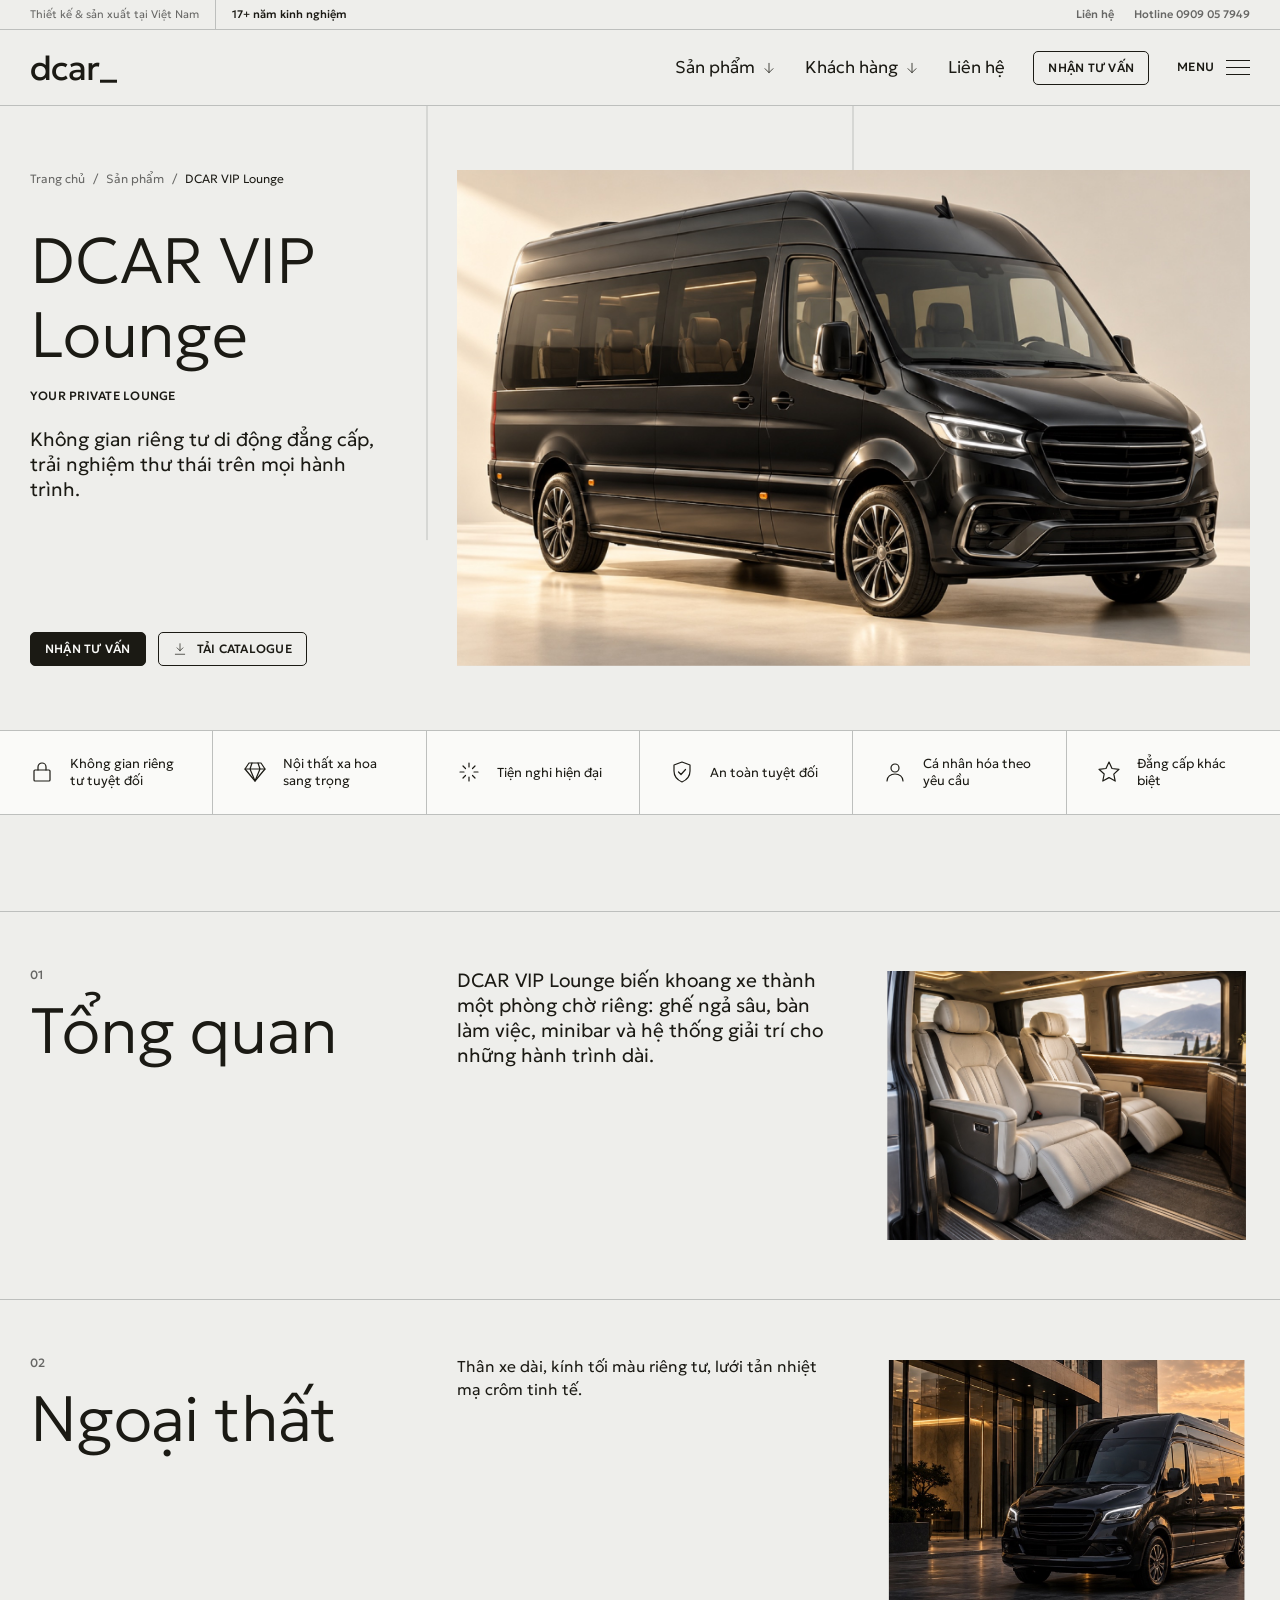
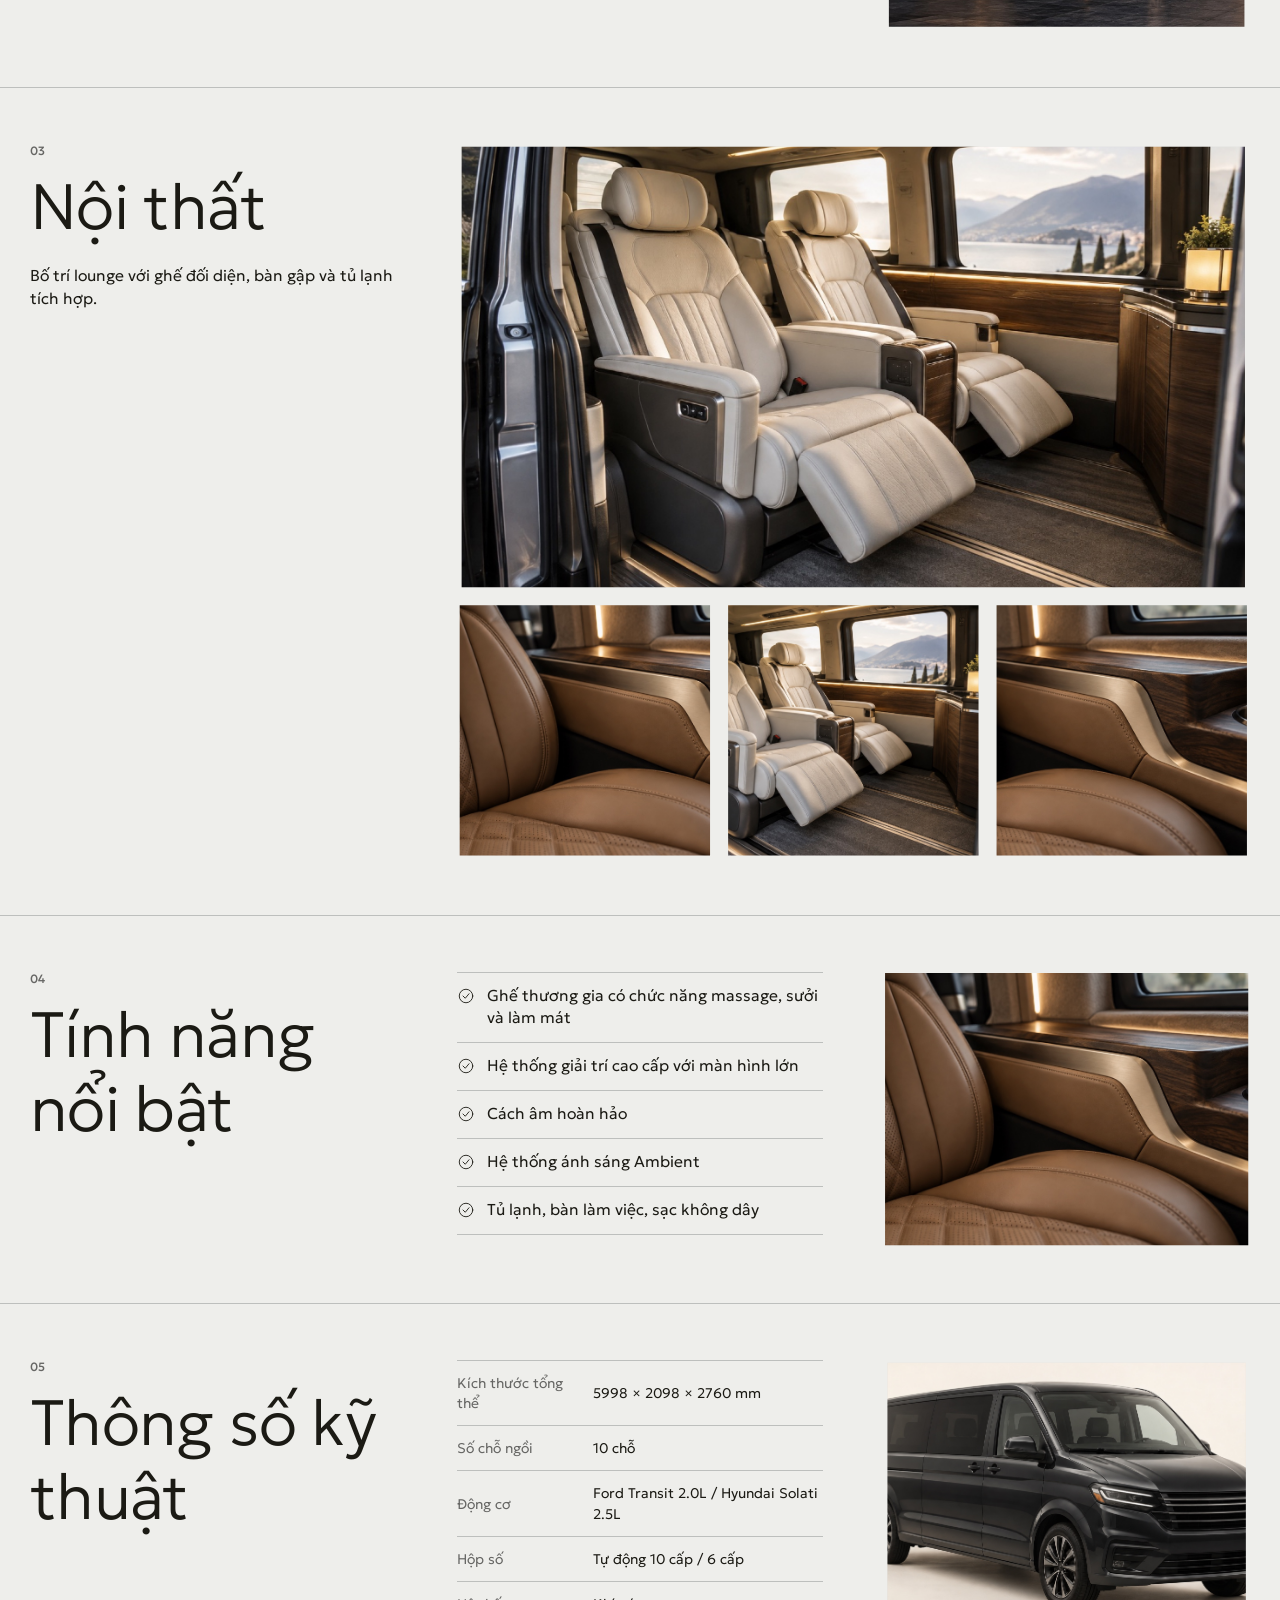
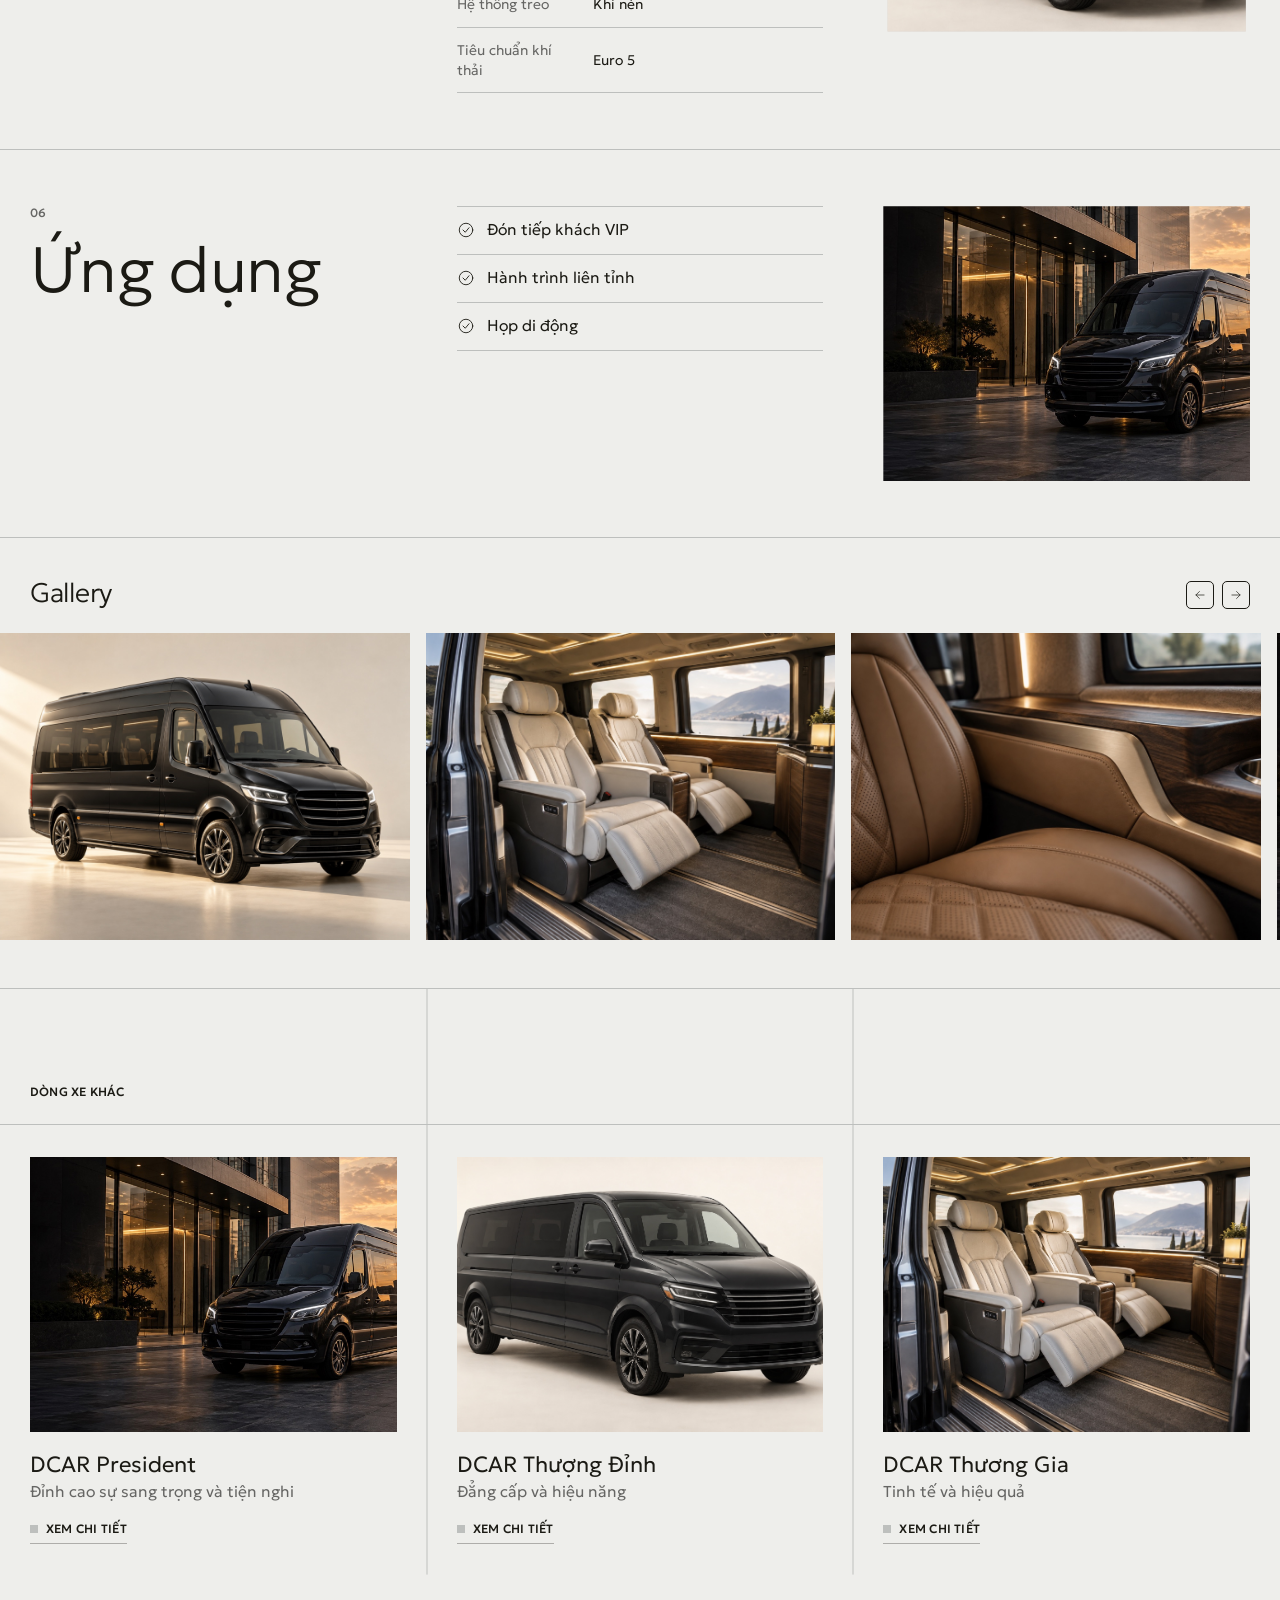
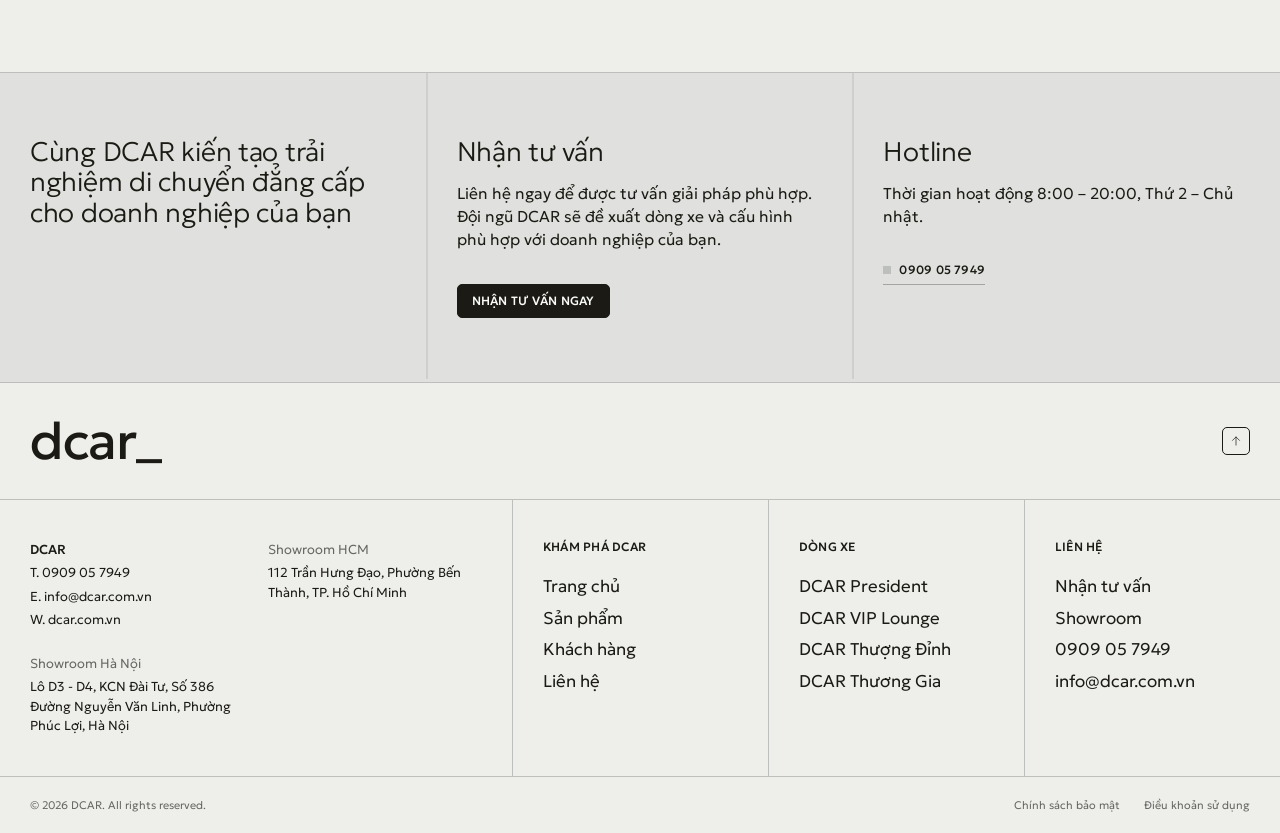
<file: san-pham-vip-lounge.html>
<!DOCTYPE html>
<html lang="vi">
<head>
<meta charset="utf-8">
<meta name="viewport" content="width=device-width, initial-scale=1">
<title>DCAR VIP Lounge | DCAR</title>
<meta name="description" content="DCAR VIP Lounge biến khoang xe thành một phòng chờ riêng: ghế ngả sâu, bàn làm việc, minibar và hệ thống giải trí cho những hành trình dài.">
<meta name="theme-color" content="#eeeeeb">
<link rel="icon" href="favicon.ico">
<link rel="stylesheet" href="style.css">
<script src="script.js"></script>
</head>
<body class="page-product">
<div class="preloader" aria-hidden="true"><span class="preloader__col"></span><span class="preloader__col"></span><span class="preloader__col"></span><p class="preloader__logo"><span><b>d</b></span><span><b>c</b></span><span><b>a</b></span><span><b>r</b></span><span><b>_</b></span></p></div>
<div class="menu-overlay" data-menu-overlay aria-hidden="true"></div>
<header class="site-header" data-header>
  <div class="topbar">
    <div class="topbar__left"><span>Thiết kế &amp; sản xuất tại Việt Nam</span><span class="topbar__exp">17+ năm kinh nghiệm</span></div>
    <div class="topbar__right"><a href="lien-he.html">Liên hệ</a><a href="tel:0909057949">Hotline&nbsp;0909&nbsp;05&nbsp;7949</a></div>
  </div>
  <div class="navbar">
    <a class="logo" href="index.html" aria-label="DCAR — Trang chủ">dcar<span class="logo__bar"></span></a>
    <nav class="nav" aria-label="Điều hướng chính">
      <button class="nav__tab" type="button" data-menu-toggle="products" aria-expanded="false" aria-controls="mega">Sản phẩm <svg class="icon" width="16" height="16" viewBox="0 0 24 24" fill="none" stroke="currentColor" stroke-width="1.2" stroke-linecap="round" stroke-linejoin="round" aria-hidden="true"><path d="M12 5v14M6 13l6 6 6-6"/></svg></button>
      <button class="nav__tab" type="button" data-menu-toggle="clients" aria-expanded="false" aria-controls="mega">Khách hàng <svg class="icon" width="16" height="16" viewBox="0 0 24 24" fill="none" stroke="currentColor" stroke-width="1.2" stroke-linecap="round" stroke-linejoin="round" aria-hidden="true"><path d="M12 5v14M6 13l6 6 6-6"/></svg></button>
      <a class="nav__link" href="lien-he.html">Liên hệ</a>
      <a class="btn nav__cta" href="lien-he.html">Nhận tư vấn</a>
      <button class="burger" type="button" data-menu-toggle="menu" aria-expanded="false" aria-controls="mega">
        <span class="t-label"><span class="burger__open">Menu</span><span class="burger__close">Đóng</span></span>
        <span class="burger__icon" aria-hidden="true"><span></span><span></span><span></span></span>
      </button>
    </nav>
  </div>
  <div class="mega" id="mega" data-mega>
    <div class="mega__panel grid3" data-menu-panel="products">
      <div class="mega-products__media" data-mi>
        <div class="mega-products__img is-active" data-hover-img="0"><img class="fill-img" src="media/executive-van-hero.jpg" alt="Xe DCAR đỗ trước tòa nhà văn phòng lúc hoàng hôn" width="2000" height="1000" loading="lazy" decoding="async"></div><div class="mega-products__img" data-hover-img="1"><img class="fill-img" src="media/studio-van.jpg" alt="Xe DCAR màu đen chụp trong studio" width="2000" height="1500" loading="lazy" decoding="async"></div><div class="mega-products__img" data-hover-img="2"><img class="fill-img" src="media/studio-van-compact.jpg" alt="Xe DCAR phiên bản gọn chụp trong studio" width="2000" height="1333" loading="lazy" decoding="async"></div><div class="mega-products__img" data-hover-img="3"><img class="fill-img" src="media/executive-cabin.jpg" alt="Khoang hành khách DCAR với ghế da thương gia" width="2000" height="1333" loading="lazy" decoding="async"></div>
      </div>
      <div class="mega-col md-bl">
        <p class="t-label mb-6" data-mi>Dòng xe</p>
        <ul class="mega-list"><li data-mi><a class="t-menu" href="san-pham-president.html" data-hover="0">DCAR President<svg class="icon" width="22" height="22" viewBox="0 0 24 24" fill="none" stroke="currentColor" stroke-width="1.2" stroke-linecap="round" stroke-linejoin="round" aria-hidden="true"><path d="M5 12h14M13 6l6 6-6 6"/></svg></a></li><li data-mi><a class="t-menu" href="san-pham-vip-lounge.html" data-hover="1">DCAR VIP Lounge<svg class="icon" width="22" height="22" viewBox="0 0 24 24" fill="none" stroke="currentColor" stroke-width="1.2" stroke-linecap="round" stroke-linejoin="round" aria-hidden="true"><path d="M5 12h14M13 6l6 6-6 6"/></svg></a></li><li data-mi><a class="t-menu" href="san-pham-thuong-dinh.html" data-hover="2">DCAR Thượng Đỉnh<svg class="icon" width="22" height="22" viewBox="0 0 24 24" fill="none" stroke="currentColor" stroke-width="1.2" stroke-linecap="round" stroke-linejoin="round" aria-hidden="true"><path d="M5 12h14M13 6l6 6-6 6"/></svg></a></li><li data-mi><a class="t-menu" href="san-pham-thuong-gia.html" data-hover="3">DCAR Thương Gia<svg class="icon" width="22" height="22" viewBox="0 0 24 24" fill="none" stroke="currentColor" stroke-width="1.2" stroke-linecap="round" stroke-linejoin="round" aria-hidden="true"><path d="M5 12h14M13 6l6 6-6 6"/></svg></a></li></ul>
        <div class="mega-tags t-body muted mt-6 mw-xs" data-mi><p data-hover-tag="0" class="is-active">Đỉnh cao của sự riêng tư &amp; đẳng cấp</p><p data-hover-tag="1">Your private lounge</p><p data-hover-tag="2">Sang trọng – Bền bỉ – Đẳng cấp</p><p data-hover-tag="3">Tinh tế nội thất – Hiện đại – Hiệu quả</p></div>
      </div>
      <div class="mega-col md-bl stack-between">
        <div>
          <p class="t-label mb-6" data-mi>Giải pháp cho doanh nghiệp</p>
          <ul class="mega-solutions"><li class="t-body" data-mi><svg class="icon" width="18" height="18" viewBox="0 0 24 24" fill="none" stroke="currentColor" stroke-width="1.2" stroke-linecap="round" stroke-linejoin="round" aria-hidden="true"><circle cx="12" cy="8" r="4"/><path d="M4 21c0-4.4 3.6-7 8-7s8 2.6 8 7"/></svg>Lãnh đạo &amp; Executive</li><li class="t-body" data-mi><svg class="icon" width="18" height="18" viewBox="0 0 24 24" fill="none" stroke="currentColor" stroke-width="1.2" stroke-linecap="round" stroke-linejoin="round" aria-hidden="true"><circle cx="12" cy="7" r="4"/><path d="M4 21c0-4 3-6.5 6.5-7"/><path d="m16.5 14 1.2 2.4 2.6.4-1.9 1.8.5 2.6-2.4-1.3-2.3 1.3.4-2.6-1.9-1.8 2.7-.4z"/></svg>Đón tiếp khách hàng/VIP</li><li class="t-body" data-mi><svg class="icon" width="18" height="18" viewBox="0 0 24 24" fill="none" stroke="currentColor" stroke-width="1.2" stroke-linecap="round" stroke-linejoin="round" aria-hidden="true"><circle cx="12" cy="7" r="3"/><circle cx="5" cy="10" r="2.2"/><circle cx="19" cy="10" r="2.2"/><path d="M6.5 20c0-3.3 2.5-5.5 5.5-5.5s5.5 2.2 5.5 5.5M1.5 20c0-2.5 1.5-4.3 3.5-4.6M22.5 20c0-2.5-1.5-4.3-3.5-4.6"/></svg>Đưa đón nhân sự</li><li class="t-body" data-mi><svg class="icon" width="18" height="18" viewBox="0 0 24 24" fill="none" stroke="currentColor" stroke-width="1.2" stroke-linecap="round" stroke-linejoin="round" aria-hidden="true"><rect x="4" y="3" width="10" height="18"/><path d="M14 9h6v12H2M7 7h1M10 7h1M7 11h1M10 11h1M7 15h1M10 15h1M17 13h1M17 17h1"/></svg>Hotel/Resorts &amp; Hospitality</li><li class="t-body" data-mi><svg class="icon" width="18" height="18" viewBox="0 0 24 24" fill="none" stroke="currentColor" stroke-width="1.2" stroke-linecap="round" stroke-linejoin="round" aria-hidden="true"><path d="M12 22s7-6.5 7-12a7 7 0 0 0-14 0c0 5.5 7 12 7 12z"/><circle cx="12" cy="10" r="2.5"/></svg>Khai đoàn tour cao cấp</li><li class="t-body" data-mi><svg class="icon" width="18" height="18" viewBox="0 0 24 24" fill="none" stroke="currentColor" stroke-width="1.2" stroke-linecap="round" stroke-linejoin="round" aria-hidden="true"><path d="M6 2h9l5 5v15H6z"/><path d="M14 2v6h6M9 13h8M9 17h8"/></svg>Sự kiện &amp; MICE</li></ul>
        </div>
        <div class="mt-10" data-mi><a class="btn-link" href="san-pham.html">Tất cả sản phẩm</a></div>
      </div>
    </div>
    <div class="mega__panel grid3" data-menu-panel="clients">
      <div class="mega-col stack-between">
        <div><p class="t-label mb-4" data-mi>Khách hàng DCAR</p><p class="t-h2 mw-xs" data-mi>Đồng hành cùng doanh nghiệp</p></div>
        <div class="mt-10" data-mi><a class="btn-link" href="khach-hang.html">Tất cả khách hàng</a></div>
      </div>
      <div class="mega-col md-bl mega-cards">
        <a class="mcard" href="khach-hang.html" data-mi><div class="media media--zoom"><img class="fill-img" src="media/executive-van-hero.jpg" alt="Xe DCAR đỗ trước tòa nhà văn phòng lúc hoàng hôn" width="2000" height="1000" loading="lazy" decoding="async"></div><p class="mcard__model">President</p><p class="t-card">Bắc Ninh FC</p><span class="btn-link mt-3">Xem</span></a><a class="mcard" href="khach-hang.html" data-mi><div class="media media--zoom"><img class="fill-img" src="media/executive-cabin.jpg" alt="Khoang hành khách DCAR với ghế da thương gia" width="2000" height="1333" loading="lazy" decoding="async"></div><p class="mcard__model">Thương Gia</p><p class="t-card">FLC Group</p><span class="btn-link mt-3">Xem</span></a><a class="mcard" href="khach-hang.html" data-mi><div class="media media--zoom"><img class="fill-img" src="media/studio-van.jpg" alt="Xe DCAR màu đen chụp trong studio" width="2000" height="1500" loading="lazy" decoding="async"></div><p class="mcard__model">President</p><p class="t-card">VIN Group</p><span class="btn-link mt-3">Xem</span></a>
      </div>
    </div>
    <div class="mega__panel grid4" data-menu-panel="menu">
      <div class="mega-col md-span2">
        <p class="t-label mb-6" data-mi>Chào mừng đến DCAR</p>
        <div class="mega-big"><div data-mi><a href="index.html">Trang chủ<svg class="icon" width="26" height="26" viewBox="0 0 24 24" fill="none" stroke="currentColor" stroke-width="1.2" stroke-linecap="round" stroke-linejoin="round" aria-hidden="true"><path d="M5 12h14M13 6l6 6-6 6"/></svg></a></div><div data-mi><a href="san-pham.html" aria-current="page">Sản phẩm<svg class="icon" width="26" height="26" viewBox="0 0 24 24" fill="none" stroke="currentColor" stroke-width="1.2" stroke-linecap="round" stroke-linejoin="round" aria-hidden="true"><path d="M5 12h14M13 6l6 6-6 6"/></svg></a></div><div data-mi><a href="khach-hang.html">Khách hàng<svg class="icon" width="26" height="26" viewBox="0 0 24 24" fill="none" stroke="currentColor" stroke-width="1.2" stroke-linecap="round" stroke-linejoin="round" aria-hidden="true"><path d="M5 12h14M13 6l6 6-6 6"/></svg></a></div><div data-mi><a href="lien-he.html">Liên hệ<svg class="icon" width="26" height="26" viewBox="0 0 24 24" fill="none" stroke="currentColor" stroke-width="1.2" stroke-linecap="round" stroke-linejoin="round" aria-hidden="true"><path d="M5 12h14M13 6l6 6-6 6"/></svg></a></div></div>
      </div>
      <div class="mega-col md-bl">
        <p class="t-label mb-6" data-mi>Khám phá dòng xe</p>
        <div class="mega-plain"><div data-mi><a class="t-menu" href="san-pham-president.html">President</a></div><div data-mi><a class="t-menu" href="san-pham-vip-lounge.html">VIP Lounge</a></div><div data-mi><a class="t-menu" href="san-pham-thuong-dinh.html">Thượng Đỉnh</a></div><div data-mi><a class="t-menu" href="san-pham-thuong-gia.html">Thương Gia</a></div></div>
      </div>
      <div class="mega-col md-bl">
        <p class="t-label mb-6" data-mi>Hỗ trợ dự án</p>
        <div class="mega-plain"><div data-mi><a class="t-menu" href="lien-he.html">Nhận tư vấn</a></div><div data-mi><a class="t-menu" href="lien-he.html">Showroom</a></div><div data-mi><a class="t-menu" href="tel:0909057949">Hotline</a></div><div data-mi><a class="t-menu" href="mailto:info@dcar.com.vn">Email</a></div></div>
      </div>
      <div class="mega-social">
        <p class="t-label" data-mi>Theo dõi DCAR</p>
        <div class="mega-social__links" data-mi><a href="#">Facebook</a><a href="#">YouTube</a><a href="#">LinkedIn</a></div>
      </div>
    </div>
  </div>
</header>
<div id="main">
<main>
<section class="detail-hero">
  <div class="grid-lines" data-lines aria-hidden="true"><i class="gl-a"></i><i class="gl-b"></i></div>
  <div class="grid3">
    <div class="detail-hero__info">
      <div><nav class="crumbs" aria-label="Breadcrumb"><a href="index.html">Trang chủ</a><span aria-hidden="true">/</span><a href="san-pham.html">Sản phẩm</a><span aria-hidden="true">/</span><span aria-current="page">DCAR VIP Lounge</span></nav><h1 class="t-h1" data-split data-split-now>DCAR VIP Lounge</h1><p class="t-label mt-5">Your private lounge</p><p class="t-lead mt-6 mw-sm">Không gian riêng tư di động đẳng cấp, trải nghiệm thư thái trên mọi hành trình.</p></div>
      <div class="btn-row"><a class="btn btn--ink" href="lien-he.html">Nhận tư vấn</a><a class="btn" href="#"><svg class="icon" width="14" height="14" viewBox="0 0 24 24" fill="none" stroke="currentColor" stroke-width="1.2" stroke-linecap="round" stroke-linejoin="round" aria-hidden="true"><path d="M12 3v12M7 10l5 5 5-5M4 21h16"/></svg>Tải catalogue</a></div>
    </div>
    <div class="detail-hero__media"><div class="reveal ar-16-10" data-reveal><div class="reveal__inner"><img class="fill-img op-60-50" src="media/studio-van.jpg" alt="Xe DCAR màu đen chụp trong studio" width="2000" height="1500" fetchpriority="high" decoding="async"></div></div></div>
  </div>
</section>
<div class="usps" data-fade><div class="usp"><svg class="icon" width="24" height="24" viewBox="0 0 24 24" fill="none" stroke="currentColor" stroke-width="1.2" stroke-linecap="round" stroke-linejoin="round" aria-hidden="true"><rect x="4" y="10" width="16" height="11" rx="1"/><path d="M8 10V7a4 4 0 0 1 8 0v3"/></svg><span>Không gian riêng tư tuyệt đối</span></div><div class="usp"><svg class="icon" width="24" height="24" viewBox="0 0 24 24" fill="none" stroke="currentColor" stroke-width="1.2" stroke-linecap="round" stroke-linejoin="round" aria-hidden="true"><path d="M6 3h12l4 6-10 12L2 9z"/><path d="M2 9h20M9 3l-2 6 5 12 5-12-2-6"/></svg><span>Nội thất xa hoa sang trọng</span></div><div class="usp"><svg class="icon" width="24" height="24" viewBox="0 0 24 24" fill="none" stroke="currentColor" stroke-width="1.2" stroke-linecap="round" stroke-linejoin="round" aria-hidden="true"><path d="M12 3v4M12 17v4M3 12h4M17 12h4M6 6l2.5 2.5M15.5 15.5 18 18M6 18l2.5-2.5M15.5 8.5 18 6"/></svg><span>Tiện nghi hiện đại</span></div><div class="usp"><svg class="icon" width="24" height="24" viewBox="0 0 24 24" fill="none" stroke="currentColor" stroke-width="1.2" stroke-linecap="round" stroke-linejoin="round" aria-hidden="true"><path d="M12 2 4 5v6c0 5 3.5 9 8 11 4.5-2 8-6 8-11V5z"/><path d="m8.5 12 2.5 2.5 4.5-5"/></svg><span>An toàn tuyệt đối</span></div><div class="usp"><svg class="icon" width="24" height="24" viewBox="0 0 24 24" fill="none" stroke="currentColor" stroke-width="1.2" stroke-linecap="round" stroke-linejoin="round" aria-hidden="true"><circle cx="12" cy="8" r="4"/><path d="M4 21c0-4.4 3.6-7 8-7s8 2.6 8 7"/></svg><span>Cá nhân hóa theo yêu cầu</span></div><div class="usp"><svg class="icon" width="24" height="24" viewBox="0 0 24 24" fill="none" stroke="currentColor" stroke-width="1.2" stroke-linecap="round" stroke-linejoin="round" aria-hidden="true"><path d="m12 2 3 6.5 7 .8-5.2 4.8 1.4 7L12 17.6 5.8 21l1.4-7L2 9.3l7-.8z"/></svg><span>Đẳng cấp khác biệt</span></div></div>
<div class="section space-top">
  <div class="grid-lines" data-lines aria-hidden="true"><i class="gl-a"></i><i class="gl-b"></i></div>
  <section class="drow">
    <div class="drow__cell"><p class="t-label mb-4 muted">01</p><h2 class="t-h1" data-split>Tổng quan</h2></div>
    <div class="drow__cell t-body"><p class="t-lead">DCAR VIP Lounge biến khoang xe thành một phòng chờ riêng: ghế ngả sâu, bàn làm việc, minibar và hệ thống giải trí cho những hành trình dài.</p></div>
    <div class="drow__cell"><div class="reveal ar-4-3" data-reveal><div class="reveal__inner"><img class="fill-img" src="media/executive-cabin.jpg" alt="Khoang hành khách DCAR với ghế da thương gia" width="2000" height="1333" loading="lazy" decoding="async"></div></div></div>
  </section>
  <section class="drow">
    <div class="drow__cell"><p class="t-label mb-4 muted">02</p><h2 class="t-h1" data-split>Ngoại thất</h2></div>
    <div class="drow__cell t-body"><p>Thân xe dài, kính tối màu riêng tư, lưới tản nhiệt mạ crôm tinh tế.</p></div>
    <div class="drow__cell"><div class="reveal ar-4-3" data-reveal><div class="reveal__inner"><img class="fill-img op-75-50" src="media/executive-van-hero.jpg" alt="Xe DCAR đỗ trước tòa nhà văn phòng lúc hoàng hôn" width="2000" height="1000" loading="lazy" decoding="async"></div></div></div>
  </section>
  <section class="drow">
    <div class="drow__cell"><p class="t-label mb-4 muted">03</p><h2 class="t-h1" data-split>Nội thất</h2><div class="t-body mt-6 mw-sm"><p>Bố trí lounge với ghế đối diện, bàn gập và tủ lạnh tích hợp.</p></div></div>
    <div class="drow__cell drow__wide"><div class="interior-grid"><div class="reveal span3 ar-16-9" data-reveal><div class="reveal__inner"><img class="fill-img" src="media/executive-cabin.jpg" alt="Khoang hành khách DCAR với ghế da thương gia" width="2000" height="1333" loading="lazy" decoding="async"></div></div><div class="reveal ar-1" data-reveal><div class="reveal__inner"><img class="fill-img op-20-50" src="media/material-detail.jpg" alt="Chi tiết da, gỗ và kim loại trong nội thất DCAR" width="2000" height="1333" loading="lazy" decoding="async"></div></div><div class="reveal ar-1" data-reveal><div class="reveal__inner"><img class="fill-img op-85-50" src="media/executive-cabin.jpg" alt="Khoang hành khách DCAR với ghế da thương gia" width="2000" height="1333" loading="lazy" decoding="async"></div></div><div class="reveal ar-1" data-reveal><div class="reveal__inner"><img class="fill-img op-90-40" src="media/material-detail.jpg" alt="Chi tiết da, gỗ và kim loại trong nội thất DCAR" width="2000" height="1333" loading="lazy" decoding="async"></div></div></div></div>
  </section>
  <section class="drow">
    <div class="drow__cell"><p class="t-label mb-4 muted">04</p><h2 class="t-h1" data-split>Tính năng nổi bật</h2></div>
    <div class="drow__cell t-body"><ul class="check-list"><li><svg class="icon" width="18" height="18" viewBox="0 0 24 24" fill="none" stroke="currentColor" stroke-width="1.2" stroke-linecap="round" stroke-linejoin="round" aria-hidden="true"><circle cx="12" cy="12" r="9"/><path d="m8 12 3 3 5-6"/></svg>Ghế thương gia có chức năng massage, sưởi và làm mát</li><li><svg class="icon" width="18" height="18" viewBox="0 0 24 24" fill="none" stroke="currentColor" stroke-width="1.2" stroke-linecap="round" stroke-linejoin="round" aria-hidden="true"><circle cx="12" cy="12" r="9"/><path d="m8 12 3 3 5-6"/></svg>Hệ thống giải trí cao cấp với màn hình lớn</li><li><svg class="icon" width="18" height="18" viewBox="0 0 24 24" fill="none" stroke="currentColor" stroke-width="1.2" stroke-linecap="round" stroke-linejoin="round" aria-hidden="true"><circle cx="12" cy="12" r="9"/><path d="m8 12 3 3 5-6"/></svg>Cách âm hoàn hảo</li><li><svg class="icon" width="18" height="18" viewBox="0 0 24 24" fill="none" stroke="currentColor" stroke-width="1.2" stroke-linecap="round" stroke-linejoin="round" aria-hidden="true"><circle cx="12" cy="12" r="9"/><path d="m8 12 3 3 5-6"/></svg>Hệ thống ánh sáng Ambient</li><li><svg class="icon" width="18" height="18" viewBox="0 0 24 24" fill="none" stroke="currentColor" stroke-width="1.2" stroke-linecap="round" stroke-linejoin="round" aria-hidden="true"><circle cx="12" cy="12" r="9"/><path d="m8 12 3 3 5-6"/></svg>Tủ lạnh, bàn làm việc, sạc không dây</li></ul></div>
    <div class="drow__cell"><div class="reveal ar-4-3" data-reveal><div class="reveal__inner"><img class="fill-img" src="media/material-detail.jpg" alt="Chi tiết da, gỗ và kim loại trong nội thất DCAR" width="2000" height="1333" loading="lazy" decoding="async"></div></div></div>
  </section>
  <section class="drow">
    <div class="drow__cell"><p class="t-label mb-4 muted">05</p><h2 class="t-h1" data-split>Thông số kỹ thuật</h2></div>
    <div class="drow__cell t-body"><table class="spec-table"><tbody><tr><th scope="row">Kích thước tổng thể</th><td>5998 × 2098 × 2760 mm</td></tr><tr><th scope="row">Số chỗ ngồi</th><td>10 chỗ</td></tr><tr><th scope="row">Động cơ</th><td>Ford Transit 2.0L / Hyundai Solati 2.5L</td></tr><tr><th scope="row">Hộp số</th><td>Tự động 10 cấp / 6 cấp</td></tr><tr><th scope="row">Hệ thống treo</th><td>Khí nén</td></tr><tr><th scope="row">Tiêu chuẩn khí thải</th><td>Euro 5</td></tr></tbody></table></div>
    <div class="drow__cell"><div class="reveal ar-4-3" data-reveal><div class="reveal__inner"><img class="fill-img" src="media/studio-van-compact.jpg" alt="Xe DCAR phiên bản gọn chụp trong studio" width="2000" height="1333" loading="lazy" decoding="async"></div></div></div>
  </section>
  <section class="drow">
    <div class="drow__cell"><p class="t-label mb-4 muted">06</p><h2 class="t-h1" data-split>Ứng dụng</h2></div>
    <div class="drow__cell t-body"><ul class="check-list"><li><svg class="icon" width="18" height="18" viewBox="0 0 24 24" fill="none" stroke="currentColor" stroke-width="1.2" stroke-linecap="round" stroke-linejoin="round" aria-hidden="true"><circle cx="12" cy="12" r="9"/><path d="m8 12 3 3 5-6"/></svg>Đón tiếp khách VIP</li><li><svg class="icon" width="18" height="18" viewBox="0 0 24 24" fill="none" stroke="currentColor" stroke-width="1.2" stroke-linecap="round" stroke-linejoin="round" aria-hidden="true"><circle cx="12" cy="12" r="9"/><path d="m8 12 3 3 5-6"/></svg>Hành trình liên tỉnh</li><li><svg class="icon" width="18" height="18" viewBox="0 0 24 24" fill="none" stroke="currentColor" stroke-width="1.2" stroke-linecap="round" stroke-linejoin="round" aria-hidden="true"><circle cx="12" cy="12" r="9"/><path d="m8 12 3 3 5-6"/></svg>Họp di động</li></ul></div>
    <div class="drow__cell"><div class="reveal ar-4-3" data-reveal><div class="reveal__inner"><img class="fill-img op-55-50" src="media/executive-van-hero.jpg" alt="Xe DCAR đỗ trước tòa nhà văn phòng lúc hoàng hôn" width="2000" height="1000" loading="lazy" decoding="async"></div></div></div>
  </section>
</div>
<section class="gallery-section" data-slider>
  <div class="slider__head"><h2 class="t-h2">Gallery</h2><div class="slider__ctrls"><button class="btn-square" type="button" data-slider-prev aria-label="Trước"><svg class="icon" width="14" height="14" viewBox="0 0 24 24" fill="none" stroke="currentColor" stroke-width="1.2" stroke-linecap="round" stroke-linejoin="round" aria-hidden="true"><path d="M19 12H5M11 6l-6 6 6 6"/></svg></button><button class="btn-square" type="button" data-slider-next aria-label="Sau"><svg class="icon" width="14" height="14" viewBox="0 0 24 24" fill="none" stroke="currentColor" stroke-width="1.2" stroke-linecap="round" stroke-linejoin="round" aria-hidden="true"><path d="M5 12h14M13 6l6 6-6 6"/></svg></button></div></div>
  <section class="slider__track" data-slider-track aria-label="Gallery DCAR VIP Lounge">
    <div class="slide-gallery"><img class="fill-img" src="media/studio-van.jpg" alt="Xe DCAR màu đen chụp trong studio" width="2000" height="1500" loading="lazy" decoding="async"></div>
    <div class="slide-gallery"><img class="fill-img op-40-50" src="media/executive-cabin.jpg" alt="Khoang hành khách DCAR với ghế da thương gia" width="2000" height="1333" loading="lazy" decoding="async"></div>
    <div class="slide-gallery"><img class="fill-img" src="media/material-detail.jpg" alt="Chi tiết da, gỗ và kim loại trong nội thất DCAR" width="2000" height="1333" loading="lazy" decoding="async"></div>
    <div class="slide-gallery"><img class="fill-img op-70-50" src="media/executive-van-hero.jpg" alt="Xe DCAR đỗ trước tòa nhà văn phòng lúc hoàng hôn" width="2000" height="1000" loading="lazy" decoding="async"></div>
    <div class="slide-gallery"><img class="fill-img" src="media/studio-van-compact.jpg" alt="Xe DCAR phiên bản gọn chụp trong studio" width="2000" height="1333" loading="lazy" decoding="async"></div>
    <div class="slide-gallery"><img class="fill-img" src="media/studio-van.jpg" alt="Xe DCAR màu đen chụp trong studio" width="2000" height="1500" loading="lazy" decoding="async"></div>
  </section>
</section>
<section class="section">
  <div class="grid-lines" data-lines aria-hidden="true"><i class="gl-a"></i><i class="gl-b"></i></div>
  <div class="others__head"><p class="t-label">Dòng xe khác</p></div>
  <div class="grid3">
    <a class="other-card" href="san-pham-president.html"><div class="media media--zoom ar-4-3"><img class="fill-img" src="media/executive-van-hero.jpg" alt="Xe DCAR đỗ trước tòa nhà văn phòng lúc hoàng hôn" width="2000" height="1000" loading="lazy" decoding="async"></div><p class="t-card-lg mt-4">DCAR President</p><p class="t-body muted">Đỉnh cao sự sang trọng và tiện nghi</p><span class="btn-link mt-4">Xem chi tiết</span></a>
    <a class="other-card" href="san-pham-thuong-dinh.html"><div class="media media--zoom ar-4-3"><img class="fill-img" src="media/studio-van-compact.jpg" alt="Xe DCAR phiên bản gọn chụp trong studio" width="2000" height="1333" loading="lazy" decoding="async"></div><p class="t-card-lg mt-4">DCAR Thượng Đỉnh</p><p class="t-body muted">Đẳng cấp và hiệu năng</p><span class="btn-link mt-4">Xem chi tiết</span></a>
    <a class="other-card" href="san-pham-thuong-gia.html"><div class="media media--zoom ar-4-3"><img class="fill-img" src="media/executive-cabin.jpg" alt="Khoang hành khách DCAR với ghế da thương gia" width="2000" height="1333" loading="lazy" decoding="async"></div><p class="t-card-lg mt-4">DCAR Thương Gia</p><p class="t-body muted">Tinh tế và hiệu quả</p><span class="btn-link mt-4">Xem chi tiết</span></a>
  </div>
</section>
<section class="cta3 space-top">
  <div class="grid-lines" data-lines aria-hidden="true"><i class="gl-a"></i><i class="gl-b"></i></div>
  <div class="grid3" data-fade>
    <div class="cta3__cell"><h2 class="t-h2 mw-sm">Cùng DCAR kiến tạo trải nghiệm di chuyển đẳng cấp cho doanh nghiệp của bạn</h2></div>
    <div class="cta3__cell"><h3 class="t-h2">Nhận tư vấn</h3><p class="t-body mt-4 mw-sm">Liên hệ ngay để được tư vấn giải pháp phù hợp. Đội ngũ DCAR sẽ đề xuất dòng xe và cấu hình phù hợp với doanh nghiệp của bạn.</p><a class="btn btn--ink mt-8" href="lien-he.html">Nhận tư vấn ngay</a></div>
    <div class="cta3__cell"><h3 class="t-h2">Hotline</h3><p class="t-body mt-4 mw-sm">Thời gian hoạt động 8:00 – 20:00, Thứ 2 – Chủ nhật.</p><a class="btn-link mt-8" href="tel:0909057949">0909&nbsp;05&nbsp;7949</a></div>
  </div>
</section>
</main>
<footer class="site-footer">
  <div class="site-footer__top">
    <p class="logo logo--lg">dcar<span class="logo__bar"></span></p>
    <button class="btn-square" type="button" data-to-top aria-label="Lên đầu trang"><svg class="icon" width="14" height="14" viewBox="0 0 24 24" fill="none" stroke="currentColor" stroke-width="1.2" stroke-linecap="round" stroke-linejoin="round" aria-hidden="true"><path d="M12 19V5M6 11l6-6 6 6"/></svg></button>
  </div>
  <div class="site-footer__grid">
    <div class="site-footer__info">
      <div><p class="fw-500">DCAR</p><p>T. 0909&nbsp;05&nbsp;7949</p><p>E. info@dcar.com.vn</p><p>W. dcar.com.vn</p></div>
      <div><p class="muted">Showroom HCM</p><p class="addr">112 Trần Hưng Đạo, Phường Bến Thành, TP. Hồ Chí Minh</p></div><div><p class="muted">Showroom Hà Nội</p><p class="addr">Lô D3 - D4, KCN Đài Tư, Số 386 Đường Nguyễn Văn Linh, Phường Phúc Lợi, Hà Nội</p></div>
    </div>
    <div class="site-footer__col"><p class="t-label mb-5">Khám phá DCAR</p><ul><li><a href="index.html">Trang chủ</a></li><li><a href="san-pham.html">Sản phẩm</a></li><li><a href="khach-hang.html">Khách hàng</a></li><li><a href="lien-he.html">Liên hệ</a></li></ul></div><div class="site-footer__col"><p class="t-label mb-5">Dòng xe</p><ul><li><a href="san-pham-president.html">DCAR President</a></li><li><a href="san-pham-vip-lounge.html">DCAR VIP Lounge</a></li><li><a href="san-pham-thuong-dinh.html">DCAR Thượng Đỉnh</a></li><li><a href="san-pham-thuong-gia.html">DCAR Thương Gia</a></li></ul></div><div class="site-footer__col"><p class="t-label mb-5">Liên hệ</p><ul><li><a href="lien-he.html">Nhận tư vấn</a></li><li><a href="lien-he.html">Showroom</a></li><li><a href="tel:0909057949">0909&nbsp;05&nbsp;7949</a></li><li><a href="mailto:info@dcar.com.vn">info@dcar.com.vn</a></li></ul></div>
  </div>
  <div class="site-footer__bottom"><span>© 2026 DCAR. All rights reserved.</span><nav aria-label="Pháp lý"><a href="#">Chính sách bảo mật</a><a href="#">Điều khoản sử dụng</a></nav></div>
</footer>
</div>
<div class="page-transition" aria-hidden="true"><span></span><span></span><span></span></div>
<div class="drag-cursor" data-drag-cursor aria-hidden="true"><svg class="icon" width="14" height="14" viewBox="0 0 24 24" fill="none" stroke="currentColor" stroke-width="1.2" stroke-linecap="round" stroke-linejoin="round" aria-hidden="true"><path d="M19 12H5M11 6l-6 6 6 6"/></svg><svg class="icon" width="14" height="14" viewBox="0 0 24 24" fill="none" stroke="currentColor" stroke-width="1.2" stroke-linecap="round" stroke-linejoin="round" aria-hidden="true"><path d="M5 12h14M13 6l6 6-6 6"/></svg></div>
</body>
</html>
</file>
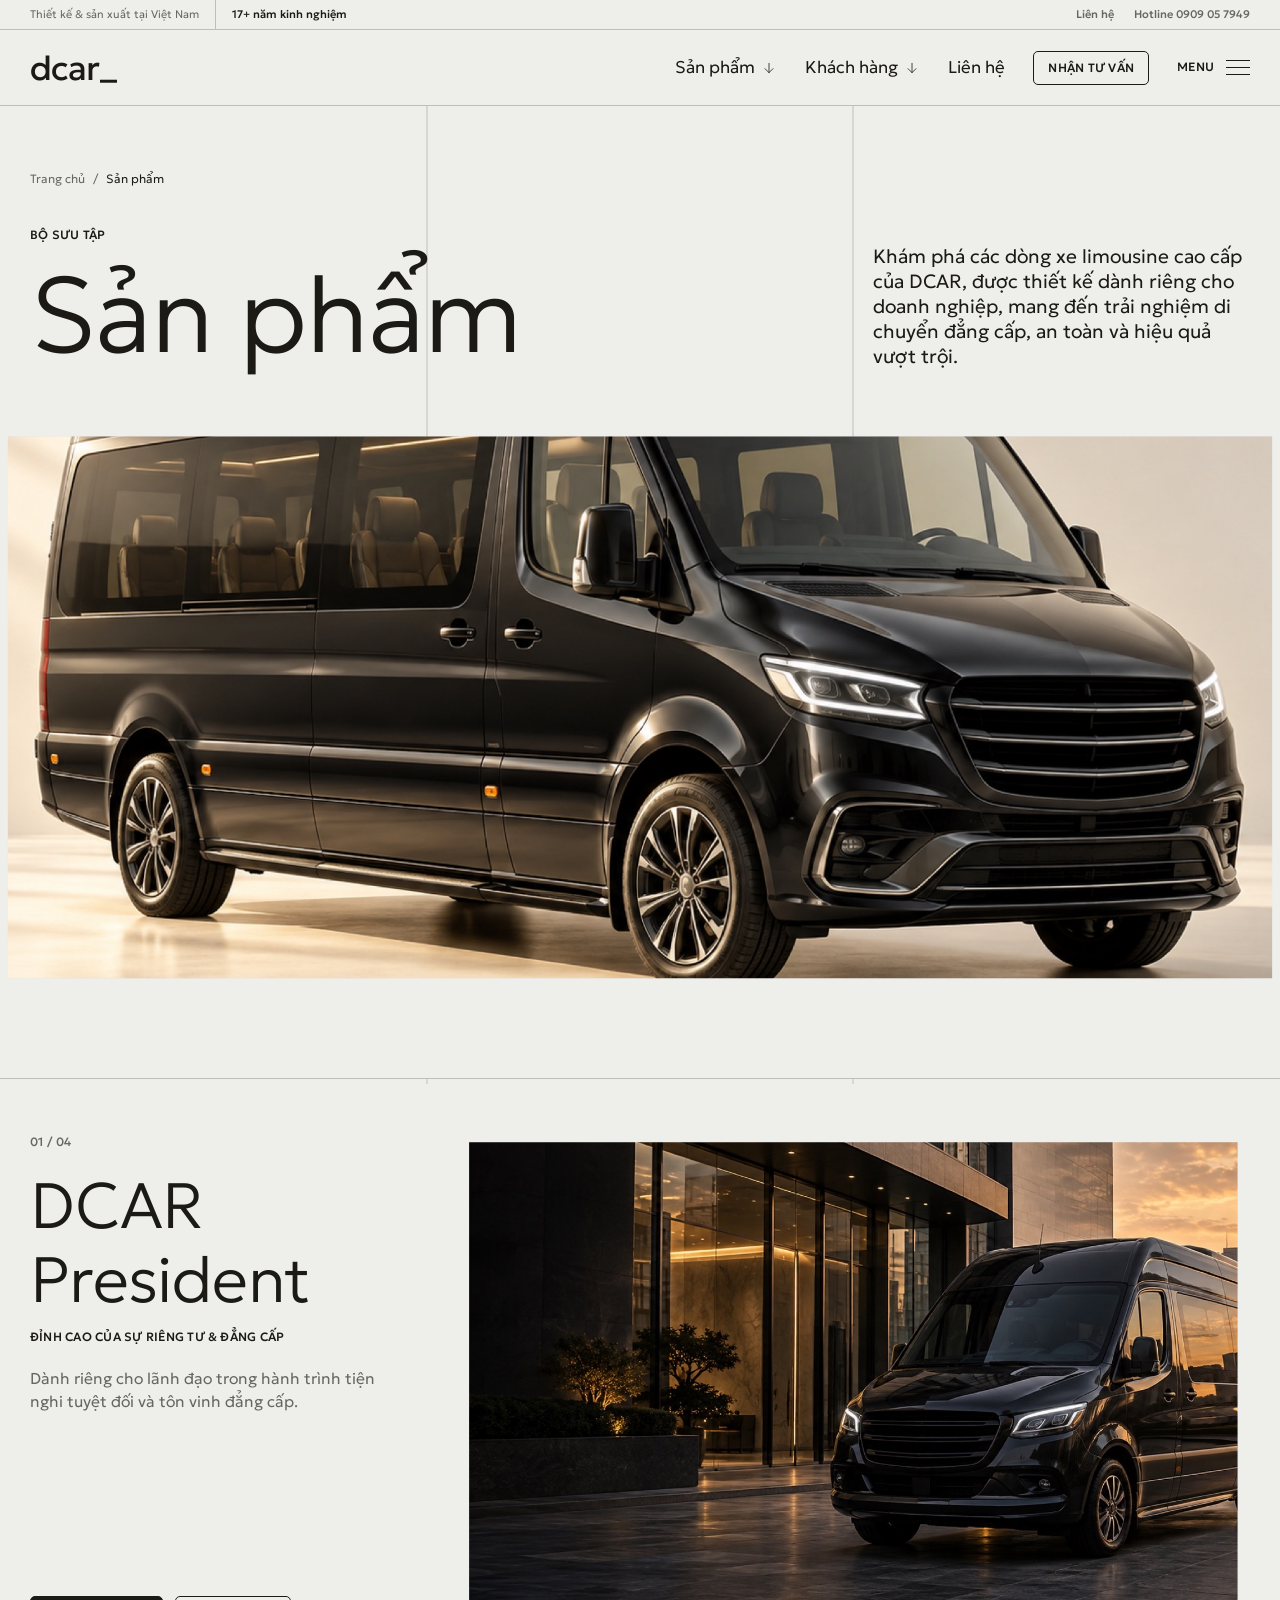
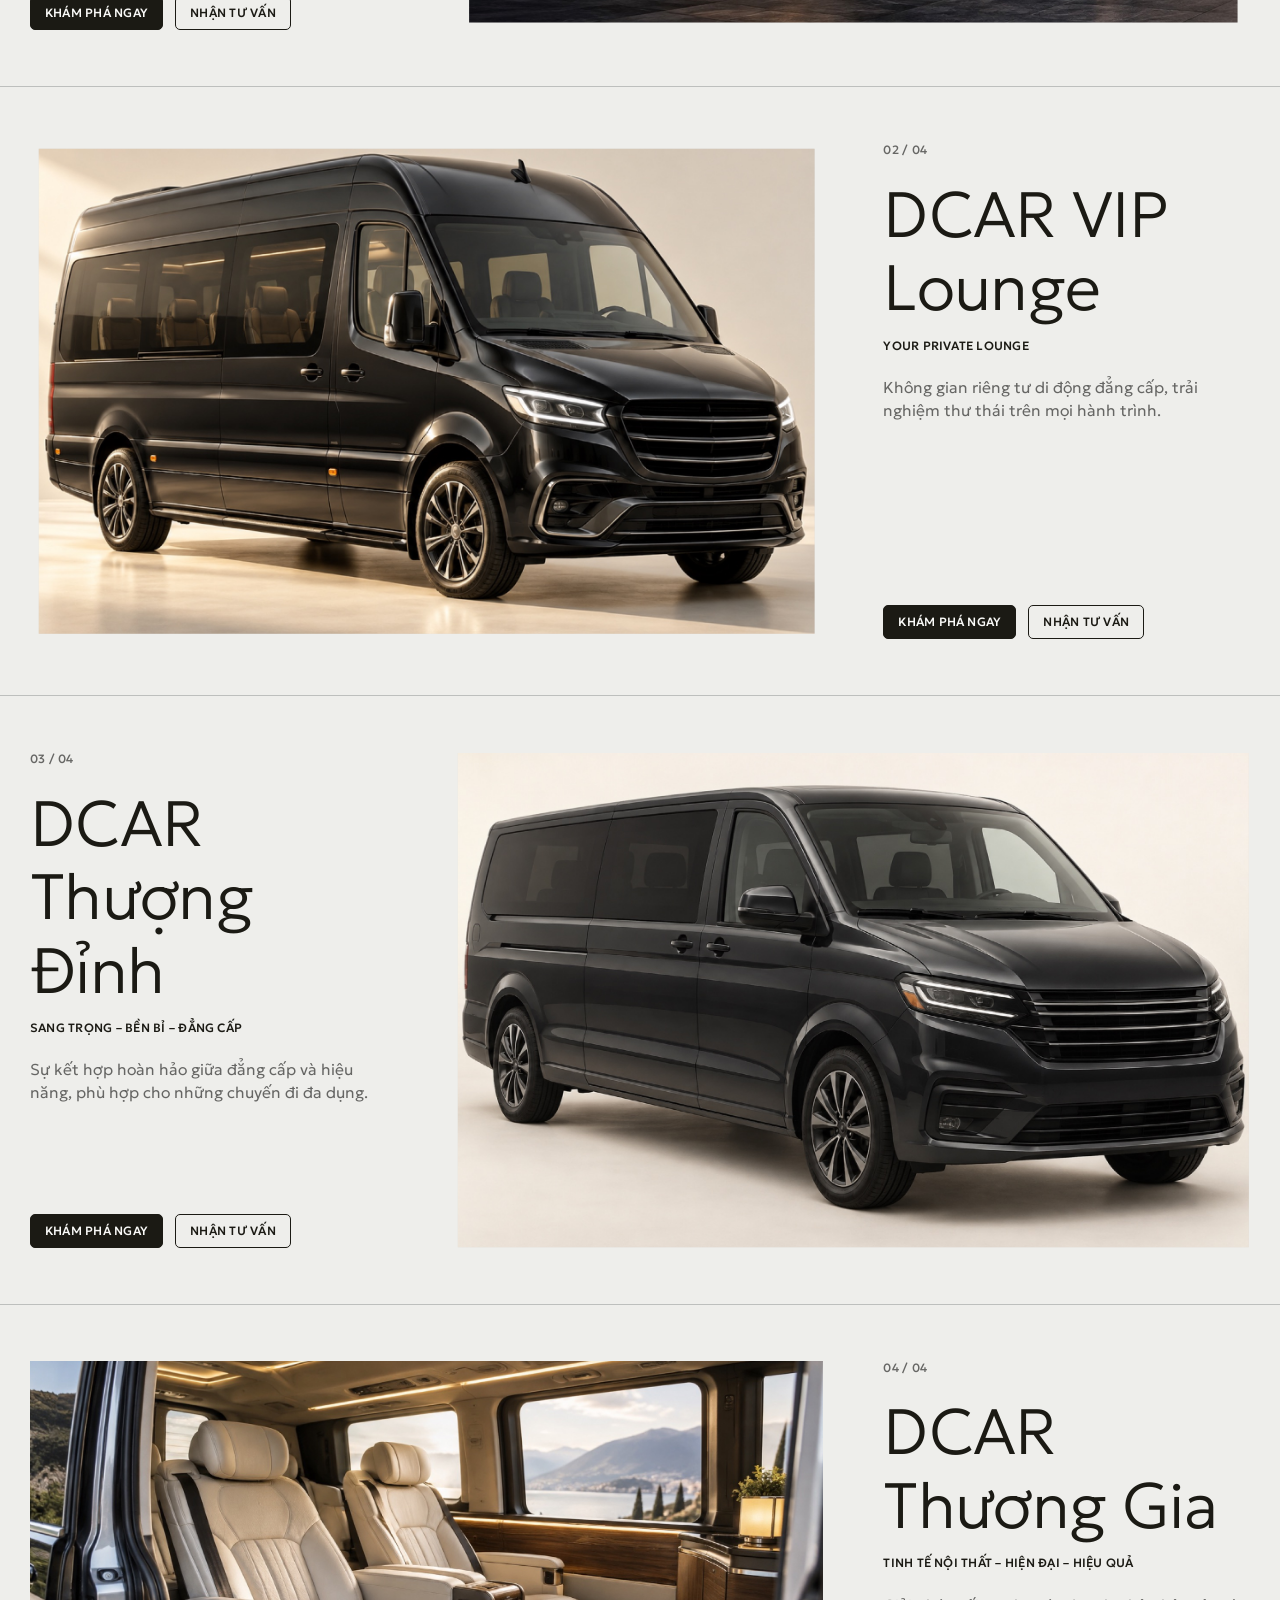
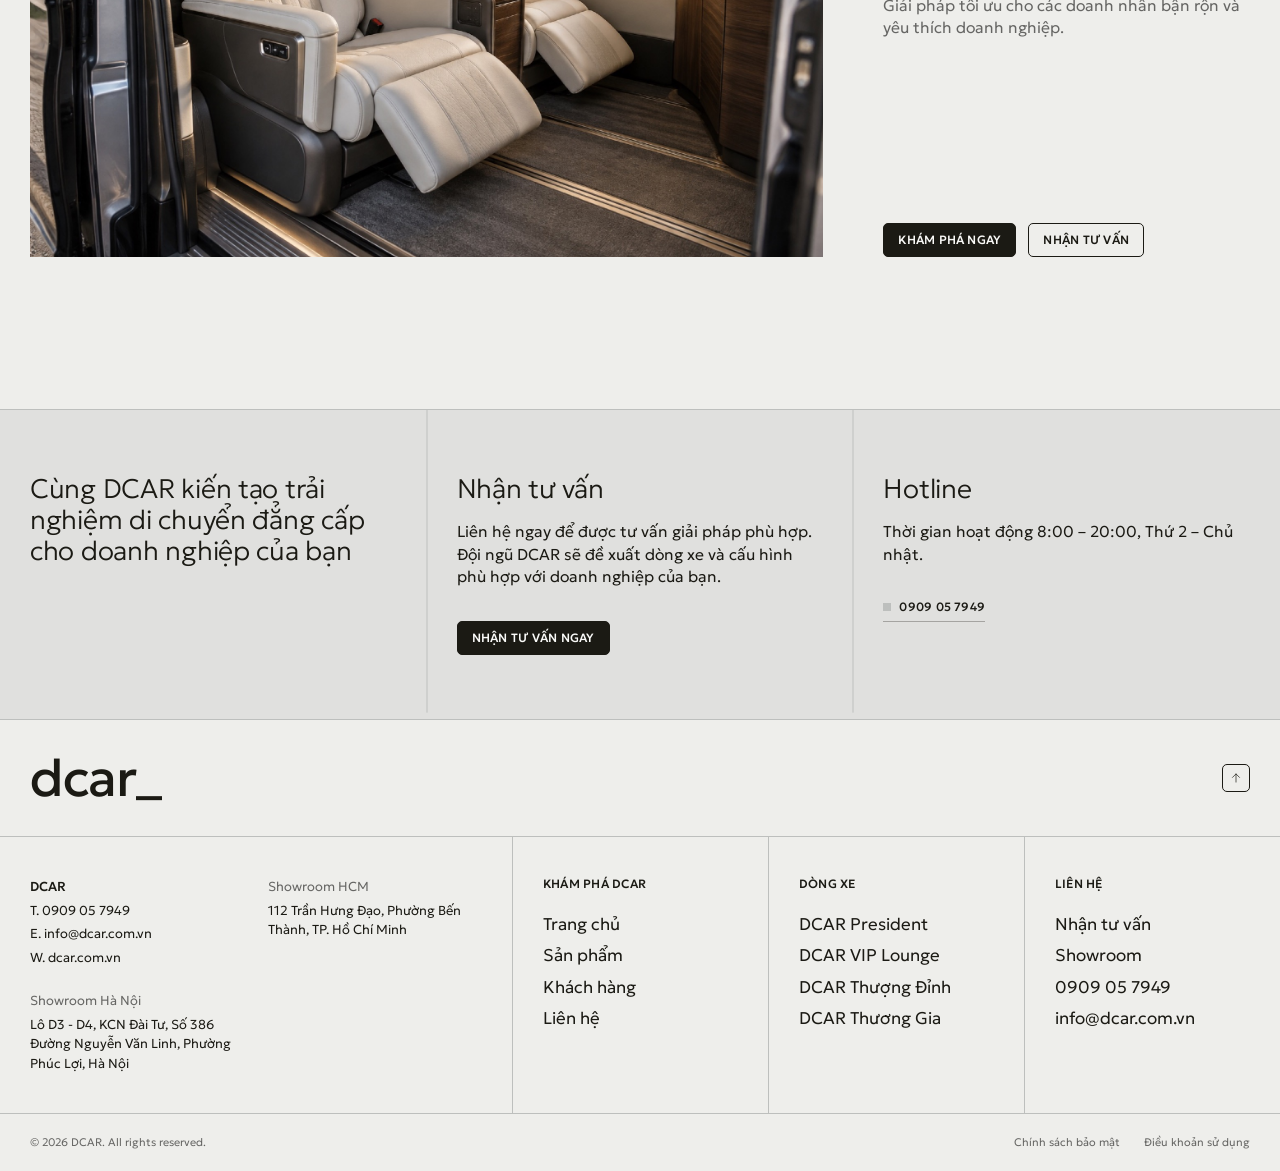
<file: san-pham.html>
<!DOCTYPE html>
<html lang="vi">
<head>
<meta charset="utf-8">
<meta name="viewport" content="width=device-width, initial-scale=1">
<title>Sản phẩm | DCAR</title>
<meta name="description" content="Các dòng xe limousine cao cấp DCAR thiết kế riêng cho doanh nghiệp.">
<meta name="theme-color" content="#eeeeeb">
<link rel="icon" href="favicon.ico">
<link rel="stylesheet" href="style.css">
<script src="script.js"></script>
</head>
<body class="page-products">
<div class="preloader" aria-hidden="true"><span class="preloader__col"></span><span class="preloader__col"></span><span class="preloader__col"></span><p class="preloader__logo"><span><b>d</b></span><span><b>c</b></span><span><b>a</b></span><span><b>r</b></span><span><b>_</b></span></p></div>
<div class="menu-overlay" data-menu-overlay aria-hidden="true"></div>
<header class="site-header" data-header>
  <div class="topbar">
    <div class="topbar__left"><span>Thiết kế &amp; sản xuất tại Việt Nam</span><span class="topbar__exp">17+ năm kinh nghiệm</span></div>
    <div class="topbar__right"><a href="lien-he.html">Liên hệ</a><a href="tel:0909057949">Hotline&nbsp;0909&nbsp;05&nbsp;7949</a></div>
  </div>
  <div class="navbar">
    <a class="logo" href="index.html" aria-label="DCAR — Trang chủ">dcar<span class="logo__bar"></span></a>
    <nav class="nav" aria-label="Điều hướng chính">
      <button class="nav__tab" type="button" data-menu-toggle="products" aria-expanded="false" aria-controls="mega">Sản phẩm <svg class="icon" width="16" height="16" viewBox="0 0 24 24" fill="none" stroke="currentColor" stroke-width="1.2" stroke-linecap="round" stroke-linejoin="round" aria-hidden="true"><path d="M12 5v14M6 13l6 6 6-6"/></svg></button>
      <button class="nav__tab" type="button" data-menu-toggle="clients" aria-expanded="false" aria-controls="mega">Khách hàng <svg class="icon" width="16" height="16" viewBox="0 0 24 24" fill="none" stroke="currentColor" stroke-width="1.2" stroke-linecap="round" stroke-linejoin="round" aria-hidden="true"><path d="M12 5v14M6 13l6 6 6-6"/></svg></button>
      <a class="nav__link" href="lien-he.html">Liên hệ</a>
      <a class="btn nav__cta" href="lien-he.html">Nhận tư vấn</a>
      <button class="burger" type="button" data-menu-toggle="menu" aria-expanded="false" aria-controls="mega">
        <span class="t-label"><span class="burger__open">Menu</span><span class="burger__close">Đóng</span></span>
        <span class="burger__icon" aria-hidden="true"><span></span><span></span><span></span></span>
      </button>
    </nav>
  </div>
  <div class="mega" id="mega" data-mega>
    <div class="mega__panel grid3" data-menu-panel="products">
      <div class="mega-products__media" data-mi>
        <div class="mega-products__img is-active" data-hover-img="0"><img class="fill-img" src="media/executive-van-hero.jpg" alt="Xe DCAR đỗ trước tòa nhà văn phòng lúc hoàng hôn" width="2000" height="1000" loading="lazy" decoding="async"></div><div class="mega-products__img" data-hover-img="1"><img class="fill-img" src="media/studio-van.jpg" alt="Xe DCAR màu đen chụp trong studio" width="2000" height="1500" loading="lazy" decoding="async"></div><div class="mega-products__img" data-hover-img="2"><img class="fill-img" src="media/studio-van-compact.jpg" alt="Xe DCAR phiên bản gọn chụp trong studio" width="2000" height="1333" loading="lazy" decoding="async"></div><div class="mega-products__img" data-hover-img="3"><img class="fill-img" src="media/executive-cabin.jpg" alt="Khoang hành khách DCAR với ghế da thương gia" width="2000" height="1333" loading="lazy" decoding="async"></div>
      </div>
      <div class="mega-col md-bl">
        <p class="t-label mb-6" data-mi>Dòng xe</p>
        <ul class="mega-list"><li data-mi><a class="t-menu" href="san-pham-president.html" data-hover="0">DCAR President<svg class="icon" width="22" height="22" viewBox="0 0 24 24" fill="none" stroke="currentColor" stroke-width="1.2" stroke-linecap="round" stroke-linejoin="round" aria-hidden="true"><path d="M5 12h14M13 6l6 6-6 6"/></svg></a></li><li data-mi><a class="t-menu" href="san-pham-vip-lounge.html" data-hover="1">DCAR VIP Lounge<svg class="icon" width="22" height="22" viewBox="0 0 24 24" fill="none" stroke="currentColor" stroke-width="1.2" stroke-linecap="round" stroke-linejoin="round" aria-hidden="true"><path d="M5 12h14M13 6l6 6-6 6"/></svg></a></li><li data-mi><a class="t-menu" href="san-pham-thuong-dinh.html" data-hover="2">DCAR Thượng Đỉnh<svg class="icon" width="22" height="22" viewBox="0 0 24 24" fill="none" stroke="currentColor" stroke-width="1.2" stroke-linecap="round" stroke-linejoin="round" aria-hidden="true"><path d="M5 12h14M13 6l6 6-6 6"/></svg></a></li><li data-mi><a class="t-menu" href="san-pham-thuong-gia.html" data-hover="3">DCAR Thương Gia<svg class="icon" width="22" height="22" viewBox="0 0 24 24" fill="none" stroke="currentColor" stroke-width="1.2" stroke-linecap="round" stroke-linejoin="round" aria-hidden="true"><path d="M5 12h14M13 6l6 6-6 6"/></svg></a></li></ul>
        <div class="mega-tags t-body muted mt-6 mw-xs" data-mi><p data-hover-tag="0" class="is-active">Đỉnh cao của sự riêng tư &amp; đẳng cấp</p><p data-hover-tag="1">Your private lounge</p><p data-hover-tag="2">Sang trọng – Bền bỉ – Đẳng cấp</p><p data-hover-tag="3">Tinh tế nội thất – Hiện đại – Hiệu quả</p></div>
      </div>
      <div class="mega-col md-bl stack-between">
        <div>
          <p class="t-label mb-6" data-mi>Giải pháp cho doanh nghiệp</p>
          <ul class="mega-solutions"><li class="t-body" data-mi><svg class="icon" width="18" height="18" viewBox="0 0 24 24" fill="none" stroke="currentColor" stroke-width="1.2" stroke-linecap="round" stroke-linejoin="round" aria-hidden="true"><circle cx="12" cy="8" r="4"/><path d="M4 21c0-4.4 3.6-7 8-7s8 2.6 8 7"/></svg>Lãnh đạo &amp; Executive</li><li class="t-body" data-mi><svg class="icon" width="18" height="18" viewBox="0 0 24 24" fill="none" stroke="currentColor" stroke-width="1.2" stroke-linecap="round" stroke-linejoin="round" aria-hidden="true"><circle cx="12" cy="7" r="4"/><path d="M4 21c0-4 3-6.5 6.5-7"/><path d="m16.5 14 1.2 2.4 2.6.4-1.9 1.8.5 2.6-2.4-1.3-2.3 1.3.4-2.6-1.9-1.8 2.7-.4z"/></svg>Đón tiếp khách hàng/VIP</li><li class="t-body" data-mi><svg class="icon" width="18" height="18" viewBox="0 0 24 24" fill="none" stroke="currentColor" stroke-width="1.2" stroke-linecap="round" stroke-linejoin="round" aria-hidden="true"><circle cx="12" cy="7" r="3"/><circle cx="5" cy="10" r="2.2"/><circle cx="19" cy="10" r="2.2"/><path d="M6.5 20c0-3.3 2.5-5.5 5.5-5.5s5.5 2.2 5.5 5.5M1.5 20c0-2.5 1.5-4.3 3.5-4.6M22.5 20c0-2.5-1.5-4.3-3.5-4.6"/></svg>Đưa đón nhân sự</li><li class="t-body" data-mi><svg class="icon" width="18" height="18" viewBox="0 0 24 24" fill="none" stroke="currentColor" stroke-width="1.2" stroke-linecap="round" stroke-linejoin="round" aria-hidden="true"><rect x="4" y="3" width="10" height="18"/><path d="M14 9h6v12H2M7 7h1M10 7h1M7 11h1M10 11h1M7 15h1M10 15h1M17 13h1M17 17h1"/></svg>Hotel/Resorts &amp; Hospitality</li><li class="t-body" data-mi><svg class="icon" width="18" height="18" viewBox="0 0 24 24" fill="none" stroke="currentColor" stroke-width="1.2" stroke-linecap="round" stroke-linejoin="round" aria-hidden="true"><path d="M12 22s7-6.5 7-12a7 7 0 0 0-14 0c0 5.5 7 12 7 12z"/><circle cx="12" cy="10" r="2.5"/></svg>Khai đoàn tour cao cấp</li><li class="t-body" data-mi><svg class="icon" width="18" height="18" viewBox="0 0 24 24" fill="none" stroke="currentColor" stroke-width="1.2" stroke-linecap="round" stroke-linejoin="round" aria-hidden="true"><path d="M6 2h9l5 5v15H6z"/><path d="M14 2v6h6M9 13h8M9 17h8"/></svg>Sự kiện &amp; MICE</li></ul>
        </div>
        <div class="mt-10" data-mi><a class="btn-link" href="san-pham.html">Tất cả sản phẩm</a></div>
      </div>
    </div>
    <div class="mega__panel grid3" data-menu-panel="clients">
      <div class="mega-col stack-between">
        <div><p class="t-label mb-4" data-mi>Khách hàng DCAR</p><p class="t-h2 mw-xs" data-mi>Đồng hành cùng doanh nghiệp</p></div>
        <div class="mt-10" data-mi><a class="btn-link" href="khach-hang.html">Tất cả khách hàng</a></div>
      </div>
      <div class="mega-col md-bl mega-cards">
        <a class="mcard" href="khach-hang.html" data-mi><div class="media media--zoom"><img class="fill-img" src="media/executive-van-hero.jpg" alt="Xe DCAR đỗ trước tòa nhà văn phòng lúc hoàng hôn" width="2000" height="1000" loading="lazy" decoding="async"></div><p class="mcard__model">President</p><p class="t-card">Bắc Ninh FC</p><span class="btn-link mt-3">Xem</span></a><a class="mcard" href="khach-hang.html" data-mi><div class="media media--zoom"><img class="fill-img" src="media/executive-cabin.jpg" alt="Khoang hành khách DCAR với ghế da thương gia" width="2000" height="1333" loading="lazy" decoding="async"></div><p class="mcard__model">Thương Gia</p><p class="t-card">FLC Group</p><span class="btn-link mt-3">Xem</span></a><a class="mcard" href="khach-hang.html" data-mi><div class="media media--zoom"><img class="fill-img" src="media/studio-van.jpg" alt="Xe DCAR màu đen chụp trong studio" width="2000" height="1500" loading="lazy" decoding="async"></div><p class="mcard__model">President</p><p class="t-card">VIN Group</p><span class="btn-link mt-3">Xem</span></a>
      </div>
    </div>
    <div class="mega__panel grid4" data-menu-panel="menu">
      <div class="mega-col md-span2">
        <p class="t-label mb-6" data-mi>Chào mừng đến DCAR</p>
        <div class="mega-big"><div data-mi><a href="index.html">Trang chủ<svg class="icon" width="26" height="26" viewBox="0 0 24 24" fill="none" stroke="currentColor" stroke-width="1.2" stroke-linecap="round" stroke-linejoin="round" aria-hidden="true"><path d="M5 12h14M13 6l6 6-6 6"/></svg></a></div><div data-mi><a href="san-pham.html" aria-current="page">Sản phẩm<svg class="icon" width="26" height="26" viewBox="0 0 24 24" fill="none" stroke="currentColor" stroke-width="1.2" stroke-linecap="round" stroke-linejoin="round" aria-hidden="true"><path d="M5 12h14M13 6l6 6-6 6"/></svg></a></div><div data-mi><a href="khach-hang.html">Khách hàng<svg class="icon" width="26" height="26" viewBox="0 0 24 24" fill="none" stroke="currentColor" stroke-width="1.2" stroke-linecap="round" stroke-linejoin="round" aria-hidden="true"><path d="M5 12h14M13 6l6 6-6 6"/></svg></a></div><div data-mi><a href="lien-he.html">Liên hệ<svg class="icon" width="26" height="26" viewBox="0 0 24 24" fill="none" stroke="currentColor" stroke-width="1.2" stroke-linecap="round" stroke-linejoin="round" aria-hidden="true"><path d="M5 12h14M13 6l6 6-6 6"/></svg></a></div></div>
      </div>
      <div class="mega-col md-bl">
        <p class="t-label mb-6" data-mi>Khám phá dòng xe</p>
        <div class="mega-plain"><div data-mi><a class="t-menu" href="san-pham-president.html">President</a></div><div data-mi><a class="t-menu" href="san-pham-vip-lounge.html">VIP Lounge</a></div><div data-mi><a class="t-menu" href="san-pham-thuong-dinh.html">Thượng Đỉnh</a></div><div data-mi><a class="t-menu" href="san-pham-thuong-gia.html">Thương Gia</a></div></div>
      </div>
      <div class="mega-col md-bl">
        <p class="t-label mb-6" data-mi>Hỗ trợ dự án</p>
        <div class="mega-plain"><div data-mi><a class="t-menu" href="lien-he.html">Nhận tư vấn</a></div><div data-mi><a class="t-menu" href="lien-he.html">Showroom</a></div><div data-mi><a class="t-menu" href="tel:0909057949">Hotline</a></div><div data-mi><a class="t-menu" href="mailto:info@dcar.com.vn">Email</a></div></div>
      </div>
      <div class="mega-social">
        <p class="t-label" data-mi>Theo dõi DCAR</p>
        <div class="mega-social__links" data-mi><a href="#">Facebook</a><a href="#">YouTube</a><a href="#">LinkedIn</a></div>
      </div>
    </div>
  </div>
</header>
<div id="main">
<main>
<section class="inner-hero">
  <div class="grid-lines" data-lines aria-hidden="true"><i class="gl-a"></i><i class="gl-b"></i></div>
  <div class="inner-hero__grid">
    <div class="inner-hero__main"><nav class="crumbs" aria-label="Breadcrumb"><a href="index.html">Trang chủ</a><span aria-hidden="true">/</span><span aria-current="page">Sản phẩm</span></nav><p class="t-label mb-5">Bộ sưu tập</p><h1 class="t-display" data-split data-split-now>Sản phẩm</h1></div>
    <div class="inner-hero__side"><p class="t-lead">Khám phá các dòng xe limousine cao cấp của DCAR, được thiết kế dành riêng cho doanh nghiệp, mang đến trải nghiệm di chuyển đẳng cấp, an toàn và hiệu quả vượt trội.</p></div>
  </div>
  <div class="reveal ar-hero" data-reveal><div class="reveal__inner"><img class="fill-img op-50-60" src="media/studio-van.jpg" alt="Xe DCAR màu đen chụp trong studio" width="2000" height="1500" fetchpriority="high" decoding="async"></div></div>
</section>
<section class="section space-top">
  <div class="grid-lines" data-lines aria-hidden="true"><i class="gl-a"></i><i class="gl-b"></i></div>
  <article class="product-row">
    <div class="product-row__info">
      <div><p class="t-label muted">01 / 04</p><h2 class="t-h1 mt-6" data-split>DCAR President</h2><p class="t-label mt-4">Đỉnh cao của sự riêng tư &amp; đẳng cấp</p><p class="t-body mt-6 mw-sm muted">Dành riêng cho lãnh đạo trong hành trình tiện nghi tuyệt đối và tôn vinh đẳng cấp.</p></div>
      <div class="btn-row"><a class="btn btn--ink" href="san-pham-president.html">Khám phá ngay</a><a class="btn" href="lien-he.html">Nhận tư vấn</a></div>
    </div>
    <a class="product-row__media" href="san-pham-president.html" aria-label="DCAR President"><div class="reveal ar-16-10 reveal--zoom" data-reveal><div class="reveal__inner"><img class="fill-img" src="media/executive-van-hero.jpg" alt="Xe DCAR đỗ trước tòa nhà văn phòng lúc hoàng hôn" width="2000" height="1000" loading="lazy" decoding="async"></div></div></a>
  </article>
  <article class="product-row product-row--flip">
    <div class="product-row__info">
      <div><p class="t-label muted">02 / 04</p><h2 class="t-h1 mt-6" data-split>DCAR VIP Lounge</h2><p class="t-label mt-4">Your private lounge</p><p class="t-body mt-6 mw-sm muted">Không gian riêng tư di động đẳng cấp, trải nghiệm thư thái trên mọi hành trình.</p></div>
      <div class="btn-row"><a class="btn btn--ink" href="san-pham-vip-lounge.html">Khám phá ngay</a><a class="btn" href="lien-he.html">Nhận tư vấn</a></div>
    </div>
    <a class="product-row__media" href="san-pham-vip-lounge.html" aria-label="DCAR VIP Lounge"><div class="reveal ar-16-10 reveal--zoom" data-reveal><div class="reveal__inner"><img class="fill-img" src="media/studio-van.jpg" alt="Xe DCAR màu đen chụp trong studio" width="2000" height="1500" loading="lazy" decoding="async"></div></div></a>
  </article>
  <article class="product-row">
    <div class="product-row__info">
      <div><p class="t-label muted">03 / 04</p><h2 class="t-h1 mt-6" data-split>DCAR Thượng Đỉnh</h2><p class="t-label mt-4">Sang trọng – Bền bỉ – Đẳng cấp</p><p class="t-body mt-6 mw-sm muted">Sự kết hợp hoàn hảo giữa đẳng cấp và hiệu năng, phù hợp cho những chuyến đi đa dụng.</p></div>
      <div class="btn-row"><a class="btn btn--ink" href="san-pham-thuong-dinh.html">Khám phá ngay</a><a class="btn" href="lien-he.html">Nhận tư vấn</a></div>
    </div>
    <a class="product-row__media" href="san-pham-thuong-dinh.html" aria-label="DCAR Thượng Đỉnh"><div class="reveal ar-16-10 reveal--zoom" data-reveal><div class="reveal__inner"><img class="fill-img" src="media/studio-van-compact.jpg" alt="Xe DCAR phiên bản gọn chụp trong studio" width="2000" height="1333" loading="lazy" decoding="async"></div></div></a>
  </article>
  <article class="product-row product-row--flip">
    <div class="product-row__info">
      <div><p class="t-label muted">04 / 04</p><h2 class="t-h1 mt-6" data-split>DCAR Thương Gia</h2><p class="t-label mt-4">Tinh tế nội thất – Hiện đại – Hiệu quả</p><p class="t-body mt-6 mw-sm muted">Giải pháp tối ưu cho các doanh nhân bận rộn và yêu thích doanh nghiệp.</p></div>
      <div class="btn-row"><a class="btn btn--ink" href="san-pham-thuong-gia.html">Khám phá ngay</a><a class="btn" href="lien-he.html">Nhận tư vấn</a></div>
    </div>
    <a class="product-row__media" href="san-pham-thuong-gia.html" aria-label="DCAR Thương Gia"><div class="reveal ar-16-10 reveal--zoom" data-reveal><div class="reveal__inner"><img class="fill-img" src="media/executive-cabin.jpg" alt="Khoang hành khách DCAR với ghế da thương gia" width="2000" height="1333" loading="lazy" decoding="async"></div></div></a>
  </article>
</section>
<section class="cta3 space-top">
  <div class="grid-lines" data-lines aria-hidden="true"><i class="gl-a"></i><i class="gl-b"></i></div>
  <div class="grid3" data-fade>
    <div class="cta3__cell"><h2 class="t-h2 mw-sm">Cùng DCAR kiến tạo trải nghiệm di chuyển đẳng cấp cho doanh nghiệp của bạn</h2></div>
    <div class="cta3__cell"><h3 class="t-h2">Nhận tư vấn</h3><p class="t-body mt-4 mw-sm">Liên hệ ngay để được tư vấn giải pháp phù hợp. Đội ngũ DCAR sẽ đề xuất dòng xe và cấu hình phù hợp với doanh nghiệp của bạn.</p><a class="btn btn--ink mt-8" href="lien-he.html">Nhận tư vấn ngay</a></div>
    <div class="cta3__cell"><h3 class="t-h2">Hotline</h3><p class="t-body mt-4 mw-sm">Thời gian hoạt động 8:00 – 20:00, Thứ 2 – Chủ nhật.</p><a class="btn-link mt-8" href="tel:0909057949">0909&nbsp;05&nbsp;7949</a></div>
  </div>
</section>
</main>
<footer class="site-footer">
  <div class="site-footer__top">
    <p class="logo logo--lg">dcar<span class="logo__bar"></span></p>
    <button class="btn-square" type="button" data-to-top aria-label="Lên đầu trang"><svg class="icon" width="14" height="14" viewBox="0 0 24 24" fill="none" stroke="currentColor" stroke-width="1.2" stroke-linecap="round" stroke-linejoin="round" aria-hidden="true"><path d="M12 19V5M6 11l6-6 6 6"/></svg></button>
  </div>
  <div class="site-footer__grid">
    <div class="site-footer__info">
      <div><p class="fw-500">DCAR</p><p>T. 0909&nbsp;05&nbsp;7949</p><p>E. info@dcar.com.vn</p><p>W. dcar.com.vn</p></div>
      <div><p class="muted">Showroom HCM</p><p class="addr">112 Trần Hưng Đạo, Phường Bến Thành, TP. Hồ Chí Minh</p></div><div><p class="muted">Showroom Hà Nội</p><p class="addr">Lô D3 - D4, KCN Đài Tư, Số 386 Đường Nguyễn Văn Linh, Phường Phúc Lợi, Hà Nội</p></div>
    </div>
    <div class="site-footer__col"><p class="t-label mb-5">Khám phá DCAR</p><ul><li><a href="index.html">Trang chủ</a></li><li><a href="san-pham.html">Sản phẩm</a></li><li><a href="khach-hang.html">Khách hàng</a></li><li><a href="lien-he.html">Liên hệ</a></li></ul></div><div class="site-footer__col"><p class="t-label mb-5">Dòng xe</p><ul><li><a href="san-pham-president.html">DCAR President</a></li><li><a href="san-pham-vip-lounge.html">DCAR VIP Lounge</a></li><li><a href="san-pham-thuong-dinh.html">DCAR Thượng Đỉnh</a></li><li><a href="san-pham-thuong-gia.html">DCAR Thương Gia</a></li></ul></div><div class="site-footer__col"><p class="t-label mb-5">Liên hệ</p><ul><li><a href="lien-he.html">Nhận tư vấn</a></li><li><a href="lien-he.html">Showroom</a></li><li><a href="tel:0909057949">0909&nbsp;05&nbsp;7949</a></li><li><a href="mailto:info@dcar.com.vn">info@dcar.com.vn</a></li></ul></div>
  </div>
  <div class="site-footer__bottom"><span>© 2026 DCAR. All rights reserved.</span><nav aria-label="Pháp lý"><a href="#">Chính sách bảo mật</a><a href="#">Điều khoản sử dụng</a></nav></div>
</footer>
</div>
<div class="page-transition" aria-hidden="true"><span></span><span></span><span></span></div>
</body>
</html>
</file>
<file: style.css>
/* DCAR — vanilla rebuild of the dvo.it-styled site (light mode only) */
@import url("https://fonts.googleapis.com/css2?family=Geologica:wght@100..900&display=swap");

/* ------------------------------------------------------------------ tokens */
:root {
  --bg: #eeeeeb;
  --surface: #fafaf8;
  --ink: #1b1a14;
  --line: #bdbfbd;
  --line-soft: #e0e0de;
  --muted: #666664;
  --surface-60: rgba(250, 250, 248, 0.6);
  --surface-30: rgba(250, 250, 248, 0.3);
  --surface-15: rgba(250, 250, 248, 0.15);

  /* dvo's CSS linear() expo-out curve + GSAP power curves */
  --ease-dvo: linear(0, .2688 9.91%, .3859 15%, .4917 20.19%, .5865 25.5%, .6705 30.93%, .7441 36.51%, .8075 42.26%, .8593 47.98%, .9022 53.93%, .9366 60.13%, .963 66.67%, .9812 73.4%, .9929 80.76%, .9986 88.89%, 1);
  --ease-in2: cubic-bezier(0.55, 0.085, 0.68, 0.53);
  --ease-out2: cubic-bezier(0.25, 0.46, 0.45, 0.94);
  --ease-out3: cubic-bezier(0.215, 0.61, 0.355, 1);
  --ease-inout3: cubic-bezier(0.645, 0.045, 0.355, 1);

  --topbar-h: 30px;
  --nav-h: 76px;
  --header-h: calc(var(--topbar-h) + var(--nav-h));
  --gutter: 16px;
}
@media (min-width: 1024px) {
  :root { --gutter: 30px; }
}

/* ------------------------------------------------------------------ reset */
*, *::before, *::after { box-sizing: border-box; margin: 0; padding: 0; border: 0 solid; }
html { background: var(--bg); color-scheme: light; -webkit-text-size-adjust: 100%; scroll-behavior: smooth; }
body {
  background: var(--bg);
  color: var(--ink);
  font-family: "Geologica", system-ui, -apple-system, sans-serif;
  font-weight: 300;
  line-height: 1.5;
  -webkit-font-smoothing: antialiased;
  overflow-x: clip;
}
img, svg, iframe { display: block; max-width: 100%; }
a { color: inherit; text-decoration: none; }
button, input, select, textarea { font: inherit; color: inherit; background: none; }
button { cursor: pointer; }
ul, ol { list-style: none; }
h1, h2, h3, h4, p { font-size: inherit; font-weight: inherit; }
table { border-collapse: collapse; }
::selection { background: var(--ink); color: var(--surface); }
:focus-visible { outline: 1px solid currentColor; outline-offset: 3px; }
.sr-only { position: absolute; width: 1px; height: 1px; overflow: hidden; clip-path: inset(50%); white-space: nowrap; }

/* ------------------------------------------------------------------ type */
.t-display { font-weight: 200; font-size: clamp(52px, 8.33vw, 120px); line-height: 1; letter-spacing: -0.01em; }
.t-h1 { font-weight: 200; font-size: clamp(40px, 5vw, 72px); line-height: 1.05; letter-spacing: -0.01em; }
.t-h2 { font-weight: 200; font-size: clamp(26px, 2.1vw, 30px); line-height: 1.15; letter-spacing: -0.01em; }
.t-lead { font-weight: 300; font-size: clamp(18px, 1.5vw, 22px); line-height: 1.3; }
.t-lead--xl { font-size: clamp(20px, 1.9vw, 28px); }
.t-body { font-weight: 300; font-size: 15.75px; line-height: 1.45; }
.t-small { font-size: 13px; }
.t-label { font-weight: 500; font-size: 12px; line-height: 1.2; letter-spacing: 0.02em; text-transform: uppercase; }
.t-menu { font-weight: 300; font-size: clamp(30px, 2.4vw, 36px); line-height: 1.12; }
.t-card { font-size: 19px; font-weight: 300; }
.t-card-lg { font-size: 22px; font-weight: 300; }
.muted { color: var(--muted); }
.dim { opacity: 0.7; }
.fw-500 { font-weight: 500; }
.relative { position: relative; }

.mt-1 { margin-top: 4px; } .mt-2 { margin-top: 8px; } .mt-3 { margin-top: 12px; } .mt-4 { margin-top: 16px; }
.mt-5 { margin-top: 20px; } .mt-6 { margin-top: 24px; } .mt-8 { margin-top: 32px; } .mt-10 { margin-top: 40px; }
.mt-12 { margin-top: 48px; } .mt-16 { margin-top: 64px; } .mt-24 { margin-top: 96px; }
.mb-4 { margin-bottom: 16px; } .mb-5 { margin-bottom: 20px; } .mb-6 { margin-bottom: 24px; } .mb-10 { margin-bottom: 40px; }
.mw-xs { max-width: 20rem; } .mw-sm { max-width: 24rem; } .mw-md { max-width: 28rem; } .mw-2xl { max-width: 42rem; } .mw-3xl { max-width: 48rem; }

/* ------------------------------------------------------------------ buttons */
.btn {
  display: inline-flex; align-items: center; justify-content: center; gap: 10px;
  height: 34px; padding: 0 14px; border: 1px solid currentColor; border-radius: 5px;
  font-weight: 500; font-size: 12px; letter-spacing: 0.02em; text-transform: uppercase; white-space: nowrap;
  transition: background-color .4s var(--ease-dvo), color .4s var(--ease-dvo), border-color .4s var(--ease-dvo);
}
.btn:hover { background: var(--ink); color: var(--surface); border-color: var(--ink); }
.btn--ink { background: var(--ink); color: var(--surface); border-color: var(--ink); }
.btn--ink:hover { background: transparent; color: var(--ink); }
.btn--light { color: var(--surface); }
.btn--light:hover { background: var(--surface); color: var(--ink); border-color: var(--surface); }
.btn--sm { height: 28px; padding: 0 10px; font-size: 11px; }

.btn-link {
  position: relative; display: inline-flex; align-items: center; gap: 8px; padding-bottom: 6px;
  font-weight: 500; font-size: 12px; letter-spacing: 0.02em; text-transform: uppercase;
}
.btn-link::before { content: ""; width: 8px; height: 8px; background: var(--line); transition: background-color .4s var(--ease-dvo); }
.btn-link::after {
  content: ""; position: absolute; left: 0; right: 0; bottom: 0; height: 1px; background: currentColor; opacity: .3;
  transform-origin: left; transition: opacity .4s var(--ease-dvo);
}
.btn-link:hover::before, a:hover > .btn-link::before { background: currentColor; }
.btn-link:hover::after, a:hover > .btn-link::after { opacity: 1; animation: underline .8s var(--ease-dvo); }

.btn-square {
  display: inline-flex; align-items: center; justify-content: center; flex-shrink: 0; width: 28px; height: 28px;
  border: 1px solid currentColor; border-radius: 5px; transition: background-color .4s var(--ease-dvo), color .4s var(--ease-dvo), border-color .4s var(--ease-dvo), opacity .3s;
}
.btn-square:hover:not(:disabled) { background: var(--ink); color: var(--surface); border-color: var(--ink); }
.btn-square--light:hover:not(:disabled) { background: var(--surface); color: var(--ink); border-color: var(--surface); }
.btn-square:disabled { opacity: .3; cursor: default; }

@keyframes underline {
  0% { transform: scaleX(1); transform-origin: right; }
  49% { transform: scaleX(0); transform-origin: right; }
  50% { transform-origin: left; }
  100% { transform: scaleX(1); transform-origin: left; }
}

/* ------------------------------------------------------------------ layout */
.px-g { padding-left: var(--gutter); padding-right: var(--gutter); }
.cell { padding: 40px var(--gutter); }
.cell--lg { padding: 48px var(--gutter); }
.section { position: relative; }
.grid3 { position: relative; display: grid; }
.grid4 { position: relative; display: grid; }
.stack-between { display: flex; flex-direction: column; justify-content: space-between; }
.self-start { align-self: flex-start; }
.row-between { display: flex; align-items: center; justify-content: space-between; gap: 16px; }
.row-top { align-items: flex-start; }
.bt { border-top: 1px solid var(--line); }
.bb { border-bottom: 1px solid var(--line); }
.by { border-top: 1px solid var(--line); border-bottom: 1px solid var(--line); }
.bg-soft { background: var(--line-soft); }
.bg-surface { background: var(--surface); }
.bg-ink { background: var(--ink); color: var(--surface); }
.space-top { margin-top: 96px; }
@media (min-width: 768px) {
  .grid3 { grid-template-columns: repeat(3, minmax(0, 1fr)); }
  .grid4 { grid-template-columns: repeat(4, minmax(0, 1fr)); }
  .md-span2 { grid-column: span 2 / span 2; }
  .md-start2 { grid-column-start: 2; }
  .md-start3 { grid-column-start: 3; }
  .md-bl { border-left: 1px solid var(--line); }
  .md-bt0 { border-top: 0; }
  .md-order1 { order: 1; }
  .md-order2 { order: 2; }
  .md-pl { padding-left: var(--gutter); }
  .md-pr { padding-right: var(--gutter); }
  .cell { padding-top: 40px; padding-bottom: 40px; }
  .cell--lg { padding-top: 64px; padding-bottom: 64px; }
}

/* Vertical column dividers that draw on scroll (dvo .lines) */
.grid-lines { --progress: 1; position: absolute; inset: 0; z-index: 0; display: none; pointer-events: none; }
.grid-lines i {
  position: absolute; top: 0; width: 1px; height: 100%; background: var(--line);
  transform: translateX(-50%) scaleY(var(--progress)); transform-origin: center top;
}
.grid-lines .gl-a { left: 33.3333%; }
.grid-lines .gl-b { left: 66.6667%; }
.grid-lines--dark i { background: var(--surface-15); }
@media (min-width: 768px) { .grid-lines { display: block; } }

/* ------------------------------------------------------------------ media */
.media { position: relative; overflow: hidden; background: var(--line-soft); }
.media img, .reveal img, .fill-img { position: absolute; inset: 0; width: 100%; height: 100%; object-fit: cover; }
.media--zoom img { transition: transform .9s var(--ease-dvo); }
a:hover .media--zoom img, .media--zoom:hover img { transform: scale(1.05); }
.reveal { position: relative; overflow: hidden; background: var(--line-soft); }
.reveal__inner { position: absolute; inset: 0; transition: transform .8s var(--ease-dvo); }
.reveal--zoom:hover .reveal__inner, a:hover .reveal--zoom .reveal__inner { transform: scale(1.04); }
.ar-4-3 { aspect-ratio: 4 / 3; } .ar-16-10 { aspect-ratio: 16 / 10; } .ar-16-9 { aspect-ratio: 16 / 9; } .ar-1 { aspect-ratio: 1; }
.ar-hero { aspect-ratio: 4 / 3; }
@media (min-width: 768px) { .ar-hero { aspect-ratio: 21 / 9; } .md-ar-auto { aspect-ratio: auto; } }

/* object-position presets (no inline styles) */
.op-50-60 { object-position: 50% 60%; } .op-50-55 { object-position: 50% 55%; } .op-60-50 { object-position: 60% 50%; }
.op-65-50 { object-position: 65% 50%; } .op-70-50 { object-position: 70% 50%; } .op-75-50 { object-position: 75% 50%; }
.op-55-50 { object-position: 55% 50%; } .op-40-50 { object-position: 40% 50%; } .op-20-50 { object-position: 20% 50%; }
.op-85-50 { object-position: 85% 50%; } .op-90-40 { object-position: 90% 40%; }

/* ------------------------------------------------------------------ icons */
.icon { flex-shrink: 0; }

/* ------------------------------------------------------------------ preloader */
.preloader {
  position: fixed; inset: 0; z-index: 100; display: grid; grid-template-columns: repeat(3, 1fr);
  animation: hide-after 0s linear 3.1s forwards;
}
.preloader__col { background: var(--ink); clip-path: inset(0 0 0 0); animation: clip-up 1.2s var(--ease-inout3) 1.75s forwards; }
.preloader__col:nth-child(2) { animation-delay: 1.8s; }
.preloader__col:nth-child(3) { animation-delay: 1.85s; }
.preloader__logo {
  position: absolute; inset: 0; display: flex; align-items: center; justify-content: center; color: var(--surface);
  animation: fade-out .4s ease 1.4s forwards;
}
.preloader__logo span { display: inline-block; overflow: hidden; }
.preloader__logo b { display: inline-block; font-size: 60px; font-weight: 300; letter-spacing: -0.025em; transform: translateY(110%); animation: rise .9s var(--ease-out3) forwards; }
.preloader__logo span:nth-child(2) b { animation-delay: .06s; }
.preloader__logo span:nth-child(3) b { animation-delay: .12s; }
.preloader__logo span:nth-child(4) b { animation-delay: .18s; }
.preloader__logo span:nth-child(5) b { animation-delay: .24s; }
.intro-seen .preloader { display: none; }
@keyframes clip-up { to { clip-path: inset(0 0 100% 0); } }
@keyframes rise { to { transform: translateY(0); } }
@keyframes fade-out { to { opacity: 0; } }
@keyframes hide-after { to { visibility: hidden; } }

/* ------------------------------------------------------------------ page transition (Barba-style columns) */
.page-transition { position: fixed; inset: 0; z-index: 90; display: grid; grid-template-columns: repeat(3, 1fr); pointer-events: none; }
.page-transition span {
  background: var(--ink); transform: scaleY(0); transform-origin: center bottom;
  transition: transform .8s var(--ease-in2);
}
.page-transition span:nth-child(2) { transition-delay: 50ms; }
.page-transition span:nth-child(3) { transition-delay: 100ms; }
#main { transition: transform .8s var(--ease-in2); }
.is-leaving .page-transition { pointer-events: auto; }
.is-leaving .page-transition span { transform: scaleY(1); }
.is-leaving #main { transform: translateY(-50px); }
.is-entering .page-transition span { transform: scaleY(1); transform-origin: center top; transition: none; }
.is-entering #main { transform: translateY(50px); transition: none; }
.is-entering.is-revealing .page-transition span { transform: scaleY(0); transition: transform .8s var(--ease-out2); }
.is-entering.is-revealing .page-transition span:nth-child(2) { transition-delay: 50ms; }
.is-entering.is-revealing .page-transition span:nth-child(3) { transition-delay: 100ms; }
.is-entering.is-revealing #main { transform: none; transition: transform .8s var(--ease-out2); }

/* ------------------------------------------------------------------ reveal helpers (JS-enhanced; content is visible without JS) */
/* headings stay hidden only between script start and line-splitting (avoids a flash of unsplit text) */
.js [data-split]:not(.is-split) { visibility: hidden; }
.line { display: block; overflow: clip; padding-block: 0.1em; margin-block: -0.1em; }
.line__inner { display: block; transform: translateY(110%); transition: transform 1s var(--ease-out3); transition-delay: calc(var(--d, 0ms) + var(--i, 0) * 80ms); }
.is-in .line__inner { transform: none; }
.is-done .line { overflow: visible; }

.js [data-fade] > * { opacity: 0; transform: translateY(30px); }
.js [data-fade].is-in > * {
  opacity: 1; transform: none;
  transition: opacity 1s var(--ease-out3), transform 1s var(--ease-out3);
  transition-delay: calc(var(--i, 0) * 80ms);
}

/* ------------------------------------------------------------------ header */
.site-header { position: fixed; top: 0; left: 0; right: 0; z-index: 50; transition: transform .7s var(--ease-dvo); }
.is-scrolled:not(.menu-open) .site-header { transform: translateY(calc(-1 * var(--topbar-h))); }

.topbar {
  display: flex; height: var(--topbar-h); align-items: center; justify-content: space-between; padding: 0 var(--gutter);
  border-bottom: 1px solid var(--line); background: var(--bg); color: var(--muted); font-size: 11px;
  transition: background-color .5s, color .5s, border-color .5s;
}
.topbar__left, .topbar__right { display: flex; height: 100%; align-items: center; }
.topbar__left > span:first-child { padding-right: 16px; }
.topbar__exp { display: none; height: 100%; align-items: center; padding: 0 16px; border-left: 1px solid var(--line); color: var(--ink); font-weight: 500; }
.topbar__right { gap: 20px; font-weight: 500; }
.topbar__right a { transition: opacity .3s; }
.topbar__right a:hover { opacity: .6; }
@media (min-width: 768px) { .topbar__exp { display: flex; } }

.navbar {
  position: relative; display: flex; height: var(--nav-h); align-items: center; justify-content: space-between; padding: 0 var(--gutter);
  border-bottom: 1px solid var(--line); background: var(--bg); color: var(--ink);
  transition: background-color .5s, color .5s, border-color .5s;
}
.logo { font-size: 34px; font-weight: 400; line-height: 1; letter-spacing: -0.025em; }
.logo--lg { font-size: 52px; }
.logo__bar { display: inline-block; width: .5em; transform: translateY(.08em); border-bottom: 3px solid currentColor; }
.logo--lg .logo__bar { border-bottom-width: 4px; }

.nav { display: flex; align-items: center; gap: 28px; font-size: 17px; font-weight: 300; }
.nav__tab { display: none; align-items: center; gap: 6px; }
.nav__tab .icon { transition: transform .5s var(--ease-dvo); }
.nav__tab[aria-expanded="true"] .icon { transform: rotate(180deg); }
.nav__link, .nav__cta { display: none; }
@media (min-width: 1024px) {
  .nav__tab { display: flex; }
  .nav__link { display: block; }
  .nav__cta { display: inline-flex; }
}
.burger { display: flex; align-items: center; gap: 12px; }
.burger__close { display: none; }
.burger__icon { position: relative; display: block; width: 24px; height: 14px; }
.burger__icon span { position: absolute; left: 0; width: 100%; height: 1px; background: currentColor; transition: transform .5s var(--ease-dvo), opacity .5s var(--ease-dvo), top .5s var(--ease-dvo); }
.burger__icon span:nth-child(1) { top: 0; }
.burger__icon span:nth-child(2) { top: 50%; }
.burger__icon span:nth-child(3) { top: 100%; }
[data-open="menu"] .burger__open { display: none; }
[data-open="menu"] .burger__close { display: inline; }
[data-open="menu"] .burger__icon span:nth-child(1) { top: 50%; transform: rotate(45deg); }
[data-open="menu"] .burger__icon span:nth-child(2) { opacity: 0; }
[data-open="menu"] .burger__icon span:nth-child(3) { top: 50%; transform: rotate(-45deg); }

/* transparent header over the home hero */
.over-hero .topbar { background: transparent; border-color: var(--surface-30); color: rgba(250, 250, 248, 0.8); }
.over-hero .topbar__exp { border-color: var(--surface-30); color: var(--surface); }
.over-hero .navbar {
  background: linear-gradient(to bottom, rgba(27, 26, 20, 0.3), transparent);
  border-color: rgba(250, 250, 248, 0.2); color: var(--surface); backdrop-filter: blur(2px);
}
.over-hero .nav__cta:hover { background: var(--surface); color: var(--ink); border-color: var(--surface); }

/* ------------------------------------------------------------------ mega menu */
.menu-overlay {
  position: fixed; inset: 0; z-index: 40; background: rgba(27, 26, 20, 0.25); backdrop-filter: blur(14px);
  opacity: 0; visibility: hidden; transition: opacity .5s, visibility 0s linear .5s;
}
.menu-open .menu-overlay { opacity: 1; visibility: visible; transition: opacity .6s var(--ease-out2), visibility 0s; }
.menu-open, .menu-open body { overflow: hidden; }

.mega {
  max-height: calc(100svh - var(--header-h)); overflow-y: auto; overscroll-behavior: contain;
  border-bottom: 1px solid var(--line); background: var(--bg);
  clip-path: inset(0 0 100% 0); visibility: hidden;
  transition: clip-path .55s var(--ease-inout3), visibility 0s linear .55s;
}
.menu-open .mega { clip-path: inset(0 0 0 0); visibility: visible; transition: clip-path .7s var(--ease-inout3), visibility 0s; }
.mega__panel { display: none; }
.mega__panel.is-current { display: grid; }
.mega [data-mi] { opacity: 0; transform: translateY(24px); }
.mega__panel.is-shown [data-mi] {
  opacity: 1; transform: none;
  transition: opacity .8s var(--ease-out3), transform .8s var(--ease-out3);
  transition-delay: calc(var(--d, 0ms) + var(--i, 0) * 35ms);
}
.mega-col { padding: 40px var(--gutter); }

.mega-products__media { position: relative; display: none; }
.mega-products__img { position: absolute; inset: 0; opacity: 0; transition: opacity .7s var(--ease-dvo); }
.mega-products__img.is-active { opacity: 1; }
.mega-list a { display: flex; align-items: center; gap: 12px; padding: 2px 0; transition: opacity .3s; }
.mega-list:hover a { opacity: .4; }
.mega-list a:hover { opacity: 1; }
.mega-list .icon { opacity: 0; transform: translateX(-8px); transition: transform .5s var(--ease-dvo), opacity .5s var(--ease-dvo); }
.mega-list a:hover .icon { opacity: 1; transform: none; }
.mega-tags p { display: none; }
.mega-tags p.is-active { display: block; }
.mega-solutions li { display: flex; align-items: center; gap: 12px; }
.mega-solutions li + li { margin-top: 8px; }
.mega-solutions .icon { color: var(--muted); }

.mega-cards { display: grid; gap: 16px; }
.mcard .media { aspect-ratio: 4 / 3; }
.mcard__model { margin-top: 12px; font-size: 11px; color: var(--muted); }

.mega-big a { display: flex; align-items: center; gap: 16px; font-size: clamp(40px, 4vw, 56px); font-weight: 300; line-height: 1.1; color: rgba(27, 26, 20, 0.8); transition: color .3s; }
.mega-big a:hover, .mega-big a[aria-current="page"] { color: var(--ink); }
.mega-big .icon { opacity: 0; transition: transform .5s var(--ease-dvo), opacity .5s var(--ease-dvo); }
.mega-big a:hover .icon { opacity: .4; transform: translateX(4px); }
.mega-plain a { display: block; transition: opacity .3s; }
.mega-plain a:hover { opacity: .5; }
.mega-social { display: flex; flex-wrap: wrap; align-items: center; justify-content: space-between; gap: 16px; padding: 24px var(--gutter); border-top: 1px solid var(--line); }
.mega-social__links { display: flex; gap: 20px; font-size: 19px; color: var(--muted); }
.mega-social__links a:hover { color: var(--ink); }
@media (min-width: 640px) { .mega-cards { grid-template-columns: repeat(3, 1fr); } }
@media (min-width: 768px) {
  .mega-products__media { display: block; }
  .mega-cards { grid-column: span 2 / span 2; }
  .mega-social { grid-column: 3 / span 2; border-left: 1px solid var(--line); }
}

/* ------------------------------------------------------------------ hero slider */
.hero { position: relative; height: 100svh; min-height: 640px; overflow: hidden; background: var(--ink); color: var(--surface); }
.hero__media { position: absolute; inset: 0; will-change: transform; }
.hero__img { position: absolute; inset: 0; opacity: 0; transform: scale(1.06); transition: opacity 1.4s var(--ease-dvo), transform 1.4s var(--ease-dvo); }
.hero__img.is-active { opacity: 1; transform: scale(1); }
.hero__shade { position: absolute; inset: 0; background: linear-gradient(to top, rgba(27, 26, 20, 0.7), rgba(27, 26, 20, 0.1) 50%, rgba(27, 26, 20, 0.3)); }
.hero__slide { position: absolute; left: var(--gutter); right: var(--gutter); bottom: 112px; opacity: 0; pointer-events: none; transition: opacity .5s; }
.hero__slide.is-active { opacity: 1; pointer-events: auto; }
.hero__slide h1, .hero__slide h2 { max-width: 1100px; }
.hero__fade { opacity: 0; transform: translateY(16px); }
.hero__slide.is-active .hero__fade { opacity: 1; transform: none; transition: opacity .9s var(--ease-out3) .4s, transform .9s var(--ease-out3) .4s; }
.hero__slide.is-active .hero__row { transition-delay: .5s; }
.hero__row { margin-top: 24px; display: flex; flex-wrap: wrap; align-items: center; gap: 20px; }
.hero__bar { position: absolute; left: 0; right: 0; bottom: 0; display: flex; height: 66px; align-items: center; border-top: 1px solid var(--surface-60); }
.hero__arrows { display: flex; height: 100%; align-items: center; gap: 12px; padding: 0 var(--gutter); border-right: 1px solid var(--surface-60); }
.hero__tabs { display: flex; flex: 1; height: 100%; align-items: center; gap: 32px; overflow-x: auto; padding: 0 var(--gutter); scrollbar-width: none; }
.hero__tabs::-webkit-scrollbar { display: none; }
.hero__tab { position: relative; padding: 8px 0; white-space: nowrap; opacity: .5; transition: opacity .5s; }
.hero__tab:hover { opacity: .8; }
.hero__tab.is-active { opacity: 1; }
.hero__progress { position: absolute; left: 0; right: 0; bottom: 0; height: 1px; overflow: hidden; }
.hero__progress span { display: block; height: 100%; background: var(--surface); transform: scaleX(0); transform-origin: left; }
.hero__tab.is-active .hero__progress span { animation: progress 7s linear forwards; }
.hero__down { padding: 0 var(--gutter); }
@keyframes progress { to { transform: scaleX(1); } }

/* ------------------------------------------------------------------ home sections */
.mission { padding: 96px var(--gutter); }
.mission__points { display: grid; gap: 16px; margin-top: 40px; }
.mission__points p { display: flex; gap: 12px; padding-top: 16px; border-top: 1px solid var(--line); }
@media (min-width: 640px) { .mission__points { grid-template-columns: repeat(3, 1fr); } }
@media (min-width: 768px) { .mission { padding-top: 160px; padding-bottom: 160px; } }

.cells { padding: 0 var(--gutter); }
.cells__cell { display: flex; flex-direction: column; justify-content: space-between; padding: 40px var(--gutter); }
.cells__thumb { position: relative; margin: 40px 0 0 auto; width: 80%; aspect-ratio: 4 / 3; overflow: hidden; }
.cells__caption { margin-top: 20px; text-align: right; opacity: .7; }
@media (min-width: 768px) { .cells__cell { min-height: 600px; } }

.slider-section { margin-top: 96px; padding: 40px 0; border-top: 1px solid var(--line); border-bottom: 1px solid var(--line); }
.slider__head { display: flex; align-items: flex-end; justify-content: space-between; gap: 24px; padding: 0 var(--gutter) 24px; }
.slider__ctrls { display: flex; gap: 8px; }
.slider__track {
  display: flex; gap: 16px; overflow-x: auto; padding: 0 var(--gutter) 8px; scroll-snap-type: x mandatory;
  scrollbar-width: none; user-select: none; -webkit-user-select: none;
}
.slider__track::-webkit-scrollbar { display: none; }
.slider__track.is-dragging { scroll-snap-type: none; }
.slider__track img { pointer-events: none; }
.slide-card { display: block; flex-shrink: 0; width: 78vw; scroll-snap-align: start; }
.slide-card .media { aspect-ratio: 4 / 3; }
.slide-gallery { position: relative; flex-shrink: 0; width: 80vw; aspect-ratio: 4 / 3; overflow: hidden; scroll-snap-align: start; background: var(--line-soft); }
@media (min-width: 640px) { .slide-card { width: 46vw; } }
@media (min-width: 768px) { .slide-gallery { width: 42vw; } }
@media (min-width: 1024px) { .slide-card { width: calc((100vw - 60px - 48px) / 4); } .slide-gallery { width: 32vw; } }
@media (pointer: fine) and (min-width: 768px) { .slider__track, .slider__track a { cursor: none; } }
.drag-cursor {
  position: fixed; left: 0; top: 0; z-index: 30; display: flex; width: 88px; height: 88px; margin: -44px 0 0 -44px;
  align-items: center; justify-content: center; gap: 20px; border-radius: 50%; background: var(--ink); color: var(--surface);
  pointer-events: none; opacity: 0; translate: var(--x, 0) var(--y, 0); scale: 0;
  transition: opacity .4s var(--ease-out2), scale .4s var(--ease-out2);
}
.drag-cursor.is-visible { opacity: 1; scale: 1; }
.drag-cursor.is-visible.is-down { scale: .8; }

.solutions__head { padding: 96px var(--gutter) 24px; }
.solution { padding: 40px var(--gutter); border-top: 1px solid var(--line); transition: background-color .5s var(--ease-dvo); }
.solution:hover { background: var(--surface); }
.solution .icon { transition: transform .7s var(--ease-dvo); }
.solution:hover .icon { transform: translateY(-4px); }
.solution h3 { margin-top: 64px; }
@media (min-width: 768px) { .solutions__head { padding-top: 128px; } }

.dark-block { position: relative; margin-top: 96px; background: var(--ink); color: var(--surface); }
.reasons { position: relative; display: grid; border-top: 1px solid var(--surface-15); }
.reason { padding: 32px var(--gutter); border-bottom: 1px solid var(--surface-15); }
.reason .icon { opacity: .8; }
.reason p { margin-top: 32px; max-width: 220px; font-size: 17px; font-weight: 300; }
@media (min-width: 640px) { .reasons { grid-template-columns: repeat(2, 1fr); } }
@media (min-width: 1024px) {
  .reasons { grid-template-columns: repeat(5, 1fr); }
  .reason { border-bottom: 0; }
  .reason:not(:last-child) { border-right: 1px solid var(--surface-15); }
}

.clients-block { padding: 96px var(--gutter); }
.partner-list { margin-top: 32px; border-top: 1px solid var(--line); }
.partner-list li { display: flex; align-items: center; justify-content: space-between; padding: 12px 0; border-bottom: 1px solid var(--line); font-size: 19px; font-weight: 300; }
.partner-list .icon { color: var(--muted); }

/* ------------------------------------------------------------------ CTA (three cells) */
.cta3 { position: relative; border-top: 1px solid var(--line); background: var(--line-soft); }
.cta3__cell { padding: 48px var(--gutter); }
.cta3__cell + .cta3__cell { border-top: 1px solid var(--line); }
@media (min-width: 768px) { .cta3__cell { padding-top: 64px; padding-bottom: 64px; } .cta3__cell + .cta3__cell { border-top: 0; } }

/* ------------------------------------------------------------------ footer */
.site-footer { position: relative; border-top: 1px solid var(--line); background: var(--bg); }
.site-footer__top { display: flex; align-items: center; justify-content: space-between; padding: 32px var(--gutter); }
.site-footer__grid { display: grid; border-top: 1px solid var(--line); }
.site-footer__info { display: grid; gap: 24px; padding: 40px var(--gutter); font-size: 13px; }
.site-footer__info p + p { margin-top: 4px; }
.site-footer__info .addr { max-width: 240px; }
.site-footer__col { padding: 40px var(--gutter); border-top: 1px solid var(--line); }
.site-footer__col li + li { margin-top: 6px; }
.site-footer__col a { font-size: 17px; font-weight: 300; transition: opacity .3s; }
.site-footer__col a:hover { opacity: .5; }
.site-footer__bottom { display: flex; flex-direction: column; justify-content: space-between; gap: 12px; padding: 20px var(--gutter); border-top: 1px solid var(--line); font-size: 11px; color: var(--muted); }
.site-footer__bottom nav { display: flex; gap: 24px; }
.site-footer__bottom a:hover { color: var(--ink); }
@media (min-width: 640px) { .site-footer__info { grid-template-columns: repeat(2, 1fr); } }
@media (min-width: 768px) {
  .site-footer__grid { grid-template-columns: repeat(2, 1fr); }
  .site-footer__col { border-left: 1px solid var(--line); }
  .site-footer__bottom { flex-direction: row; }
}
@media (min-width: 1024px) {
  .site-footer__grid { grid-template-columns: 2fr 1fr 1fr 1fr; }
  .site-footer__col { border-top: 0; }
}

/* ------------------------------------------------------------------ inner hero */
.inner-hero { position: relative; padding-top: var(--header-h); }
.inner-hero__grid { position: relative; display: grid; gap: 32px; padding: 40px var(--gutter) 48px; }
.inner-hero__side { display: flex; flex-direction: column; justify-content: flex-end; }
.crumbs { display: flex; flex-wrap: wrap; gap: 8px; margin-bottom: 40px; font-size: 12px; color: var(--muted); }
.crumbs a:hover, .crumbs [aria-current] { color: var(--ink); }
@media (min-width: 768px) {
  .inner-hero__grid { grid-template-columns: repeat(3, minmax(0, 1fr)); gap: 0; padding-top: 64px; padding-bottom: 64px; }
  .inner-hero__main { grid-column: span 2 / span 2; padding-right: var(--gutter); }
  .inner-hero__side { padding-left: var(--gutter); }
}

/* ------------------------------------------------------------------ products list */
.product-row { position: relative; display: grid; border-top: 1px solid var(--line); }
.product-row__info { display: flex; flex-direction: column; justify-content: space-between; padding: 40px var(--gutter); }
.product-row__media { display: block; padding: 0 var(--gutter) 40px; }
.btn-row { display: flex; flex-wrap: wrap; gap: 12px; margin-top: 40px; }
@media (min-width: 768px) {
  .product-row { grid-template-columns: repeat(3, minmax(0, 1fr)); }
  .product-row__info { padding-top: 56px; padding-bottom: 56px; }
  .product-row__media { grid-column: span 2 / span 2; padding-top: 56px; padding-bottom: 56px; }
  .product-row--flip .product-row__info { order: 2; }
  .product-row--flip .product-row__media { order: 1; }
}

/* ------------------------------------------------------------------ product detail */
.detail-hero { position: relative; padding-top: var(--header-h); }
.detail-hero__info { display: flex; flex-direction: column; justify-content: space-between; padding: 40px var(--gutter); }
.detail-hero__media { padding: 0 var(--gutter) 40px; }
@media (min-width: 768px) {
  .detail-hero__info { padding-top: 64px; padding-bottom: 64px; }
  .detail-hero__media { grid-column: span 2 / span 2; padding-top: 64px; padding-bottom: 64px; }
}
.usps { display: grid; grid-template-columns: repeat(2, 1fr); border-top: 1px solid var(--line); border-bottom: 1px solid var(--line); background: var(--surface); }
.usp { display: flex; align-items: center; gap: 16px; padding: 24px var(--gutter); font-size: 13px; line-height: 1.35; }
.usp:not(:last-child) { border-right: 1px solid var(--line); }
@media (min-width: 768px) { .usps { grid-template-columns: repeat(3, 1fr); } }
@media (min-width: 1024px) { .usps { grid-template-columns: repeat(6, 1fr); } }

.drow { position: relative; display: grid; border-top: 1px solid var(--line); }
.drow__cell { padding: 40px var(--gutter); }
.drow__cell + .drow__cell { padding-top: 0; }
@media (min-width: 768px) {
  .drow { grid-template-columns: repeat(3, minmax(0, 1fr)); }
  .drow__cell, .drow__cell + .drow__cell { padding-top: 56px; padding-bottom: 56px; }
  .drow__wide { grid-column: span 2 / span 2; }
}
.check-list { border-top: 1px solid var(--line); }
.check-list li { display: flex; gap: 12px; padding: 12px 0; border-bottom: 1px solid var(--line); }
.check-list .icon { margin-top: 2px; }
.spec-table { width: 100%; border-top: 1px solid var(--line); font-size: 14px; }
.spec-table tr { border-bottom: 1px solid var(--line); }
.spec-table th { padding: 12px 16px 12px 0; text-align: left; font-weight: 300; color: var(--muted); }
.spec-table td { padding: 12px 0; }
.interior-grid { display: grid; grid-template-columns: repeat(3, 1fr); gap: 12px; }
.interior-grid .span3 { grid-column: span 3 / span 3; }
.gallery-section { padding: 40px 0; border-top: 1px solid var(--line); border-bottom: 1px solid var(--line); }
.others__head { position: relative; padding: 96px var(--gutter) 24px; }
.other-card { display: block; padding: 32px var(--gutter); border-top: 1px solid var(--line); }

/* ------------------------------------------------------------------ clients */
.partners-row { position: relative; display: grid; border-top: 1px solid var(--line); border-bottom: 1px solid var(--line); }
.partners-row div { display: flex; height: 160px; align-items: center; justify-content: center; border-bottom: 1px solid var(--line); font-size: clamp(26px, 2.4vw, 36px); font-weight: 300; }
@media (min-width: 768px) { .partners-row { grid-template-columns: repeat(3, 1fr); } .partners-row div { border-bottom: 0; } }
.section-head { position: relative; padding: 0 var(--gutter) 32px; }
.section-head--top { padding-top: 96px; padding-bottom: 24px; }
.client-card { padding: 32px var(--gutter); border-top: 1px solid var(--line); }
.client-card__model { margin-top: 16px; font-size: 11px; color: var(--muted); }

/* ------------------------------------------------------------------ contact */
.values { margin-top: 32px; border-top: 1px solid var(--line); }
.values li { display: flex; align-items: center; gap: 16px; padding: 12px 0; border-bottom: 1px solid var(--line); font-size: 15px; }
.values small { display: block; font-size: 12px; color: var(--muted); }
.info-list { border-top: 1px solid var(--line); }
.info-item { display: flex; gap: 16px; padding: 20px 0; border-bottom: 1px solid var(--line); }
.info-item .icon { margin-top: 2px; }
.info-item h3 { font-size: 17px; font-weight: 400; }
.info-item p { margin-top: 4px; font-size: 13px; color: var(--muted); }
.form-card { padding: 48px var(--gutter); background: var(--surface); }
@media (min-width: 768px) { .form-card { grid-column: span 2 / span 2; padding: 64px max(var(--gutter), 4vw); } }
.form { display: grid; gap: 28px 32px; }
.form label > span { font-size: 12px; color: var(--muted); }
.form__full { grid-column: 1 / -1; }
.form__actions { display: flex; flex-direction: column; align-items: flex-start; gap: 20px; }
.form__note { display: flex; align-items: center; gap: 8px; font-size: 12px; color: var(--muted); }
@media (min-width: 768px) { .form { grid-template-columns: repeat(2, 1fr); } }
.field {
  display: block; width: 100%; padding: 12px 0; border-bottom: 1px solid var(--line); border-radius: 0;
  font-size: 16px; font-weight: 300; color: var(--ink); outline: none; transition: border-color .4s var(--ease-dvo);
}
.field::placeholder { color: var(--muted); opacity: .7; }
.field:focus { border-color: var(--ink); }
.field--area { min-height: 128px; resize: none; }
select.field {
  appearance: none; cursor: pointer;
  background: url("data:image/svg+xml,%3Csvg xmlns='http://www.w3.org/2000/svg' width='12' height='12' fill='none' stroke='%231b1a14' stroke-width='1.2'%3E%3Cpath d='m2 4 4 4 4-4'/%3E%3C/svg%3E") no-repeat right 2px center;
}
.form-success { display: none; min-height: 420px; flex-direction: column; justify-content: center; }
.is-sent .form { display: none; }
.is-sent .form-success { display: flex; }
.map-section { position: relative; border-top: 1px solid var(--line); }
.map { position: relative; aspect-ratio: 4 / 3; overflow: hidden; border-top: 1px solid var(--line); }
.map iframe { position: absolute; inset: 0; width: 100%; height: 100%; border: 0; filter: grayscale(1) contrast(.95) brightness(1.02); }
@media (min-width: 768px) { .map { aspect-ratio: 21 / 8; } }
.pillar { padding: 40px var(--gutter); border-top: 1px solid var(--line); }
.pillar .t-label { margin-top: 48px; }

/* ------------------------------------------------------------------ 404 */
.notfound { display: flex; min-height: 100svh; flex-direction: column; justify-content: center; padding: var(--header-h) var(--gutter) 64px; }

/* ------------------------------------------------------------------ reduced motion */
@media (prefers-reduced-motion: reduce) {
  html { scroll-behavior: auto; }
  *, *::before, *::after { animation-duration: 0.01ms !important; animation-delay: 0s !important; transition-duration: 0.01ms !important; transition-delay: 0s !important; }
  .preloader { display: none; }
}
</file>
